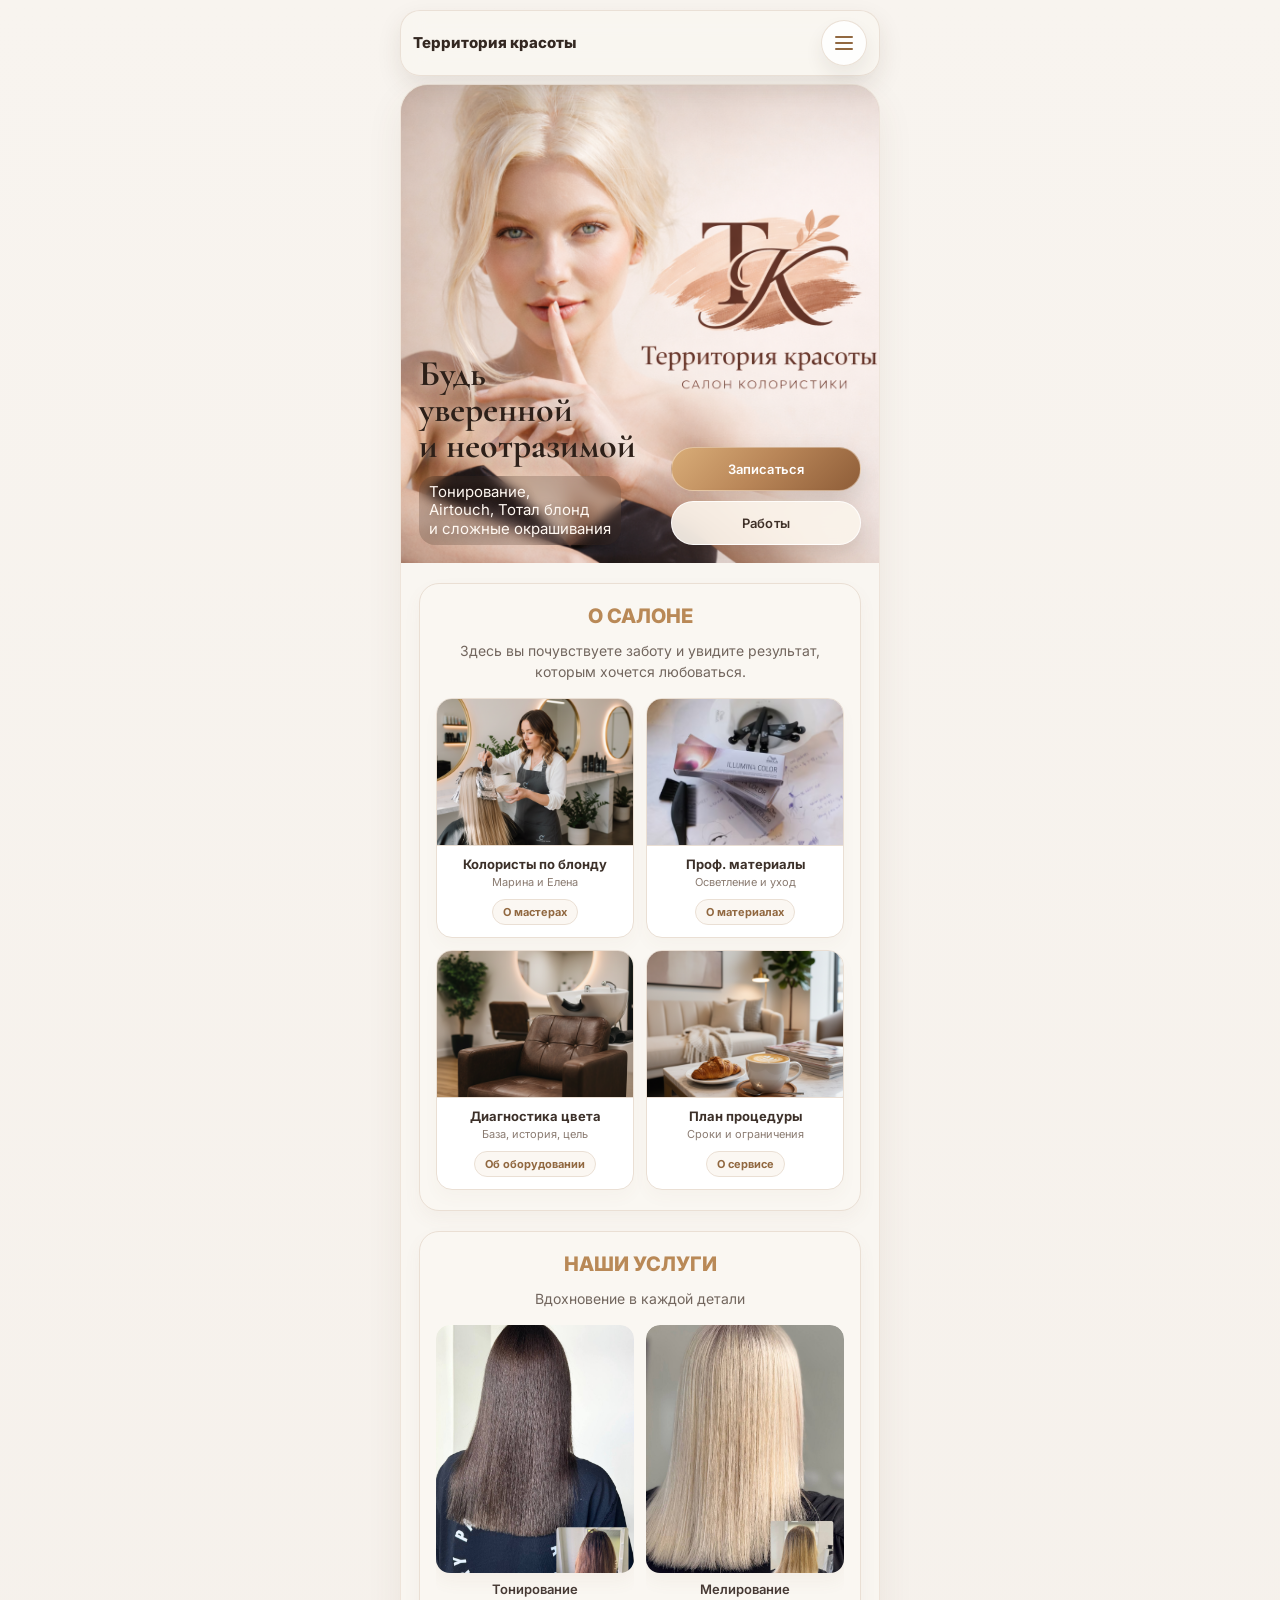
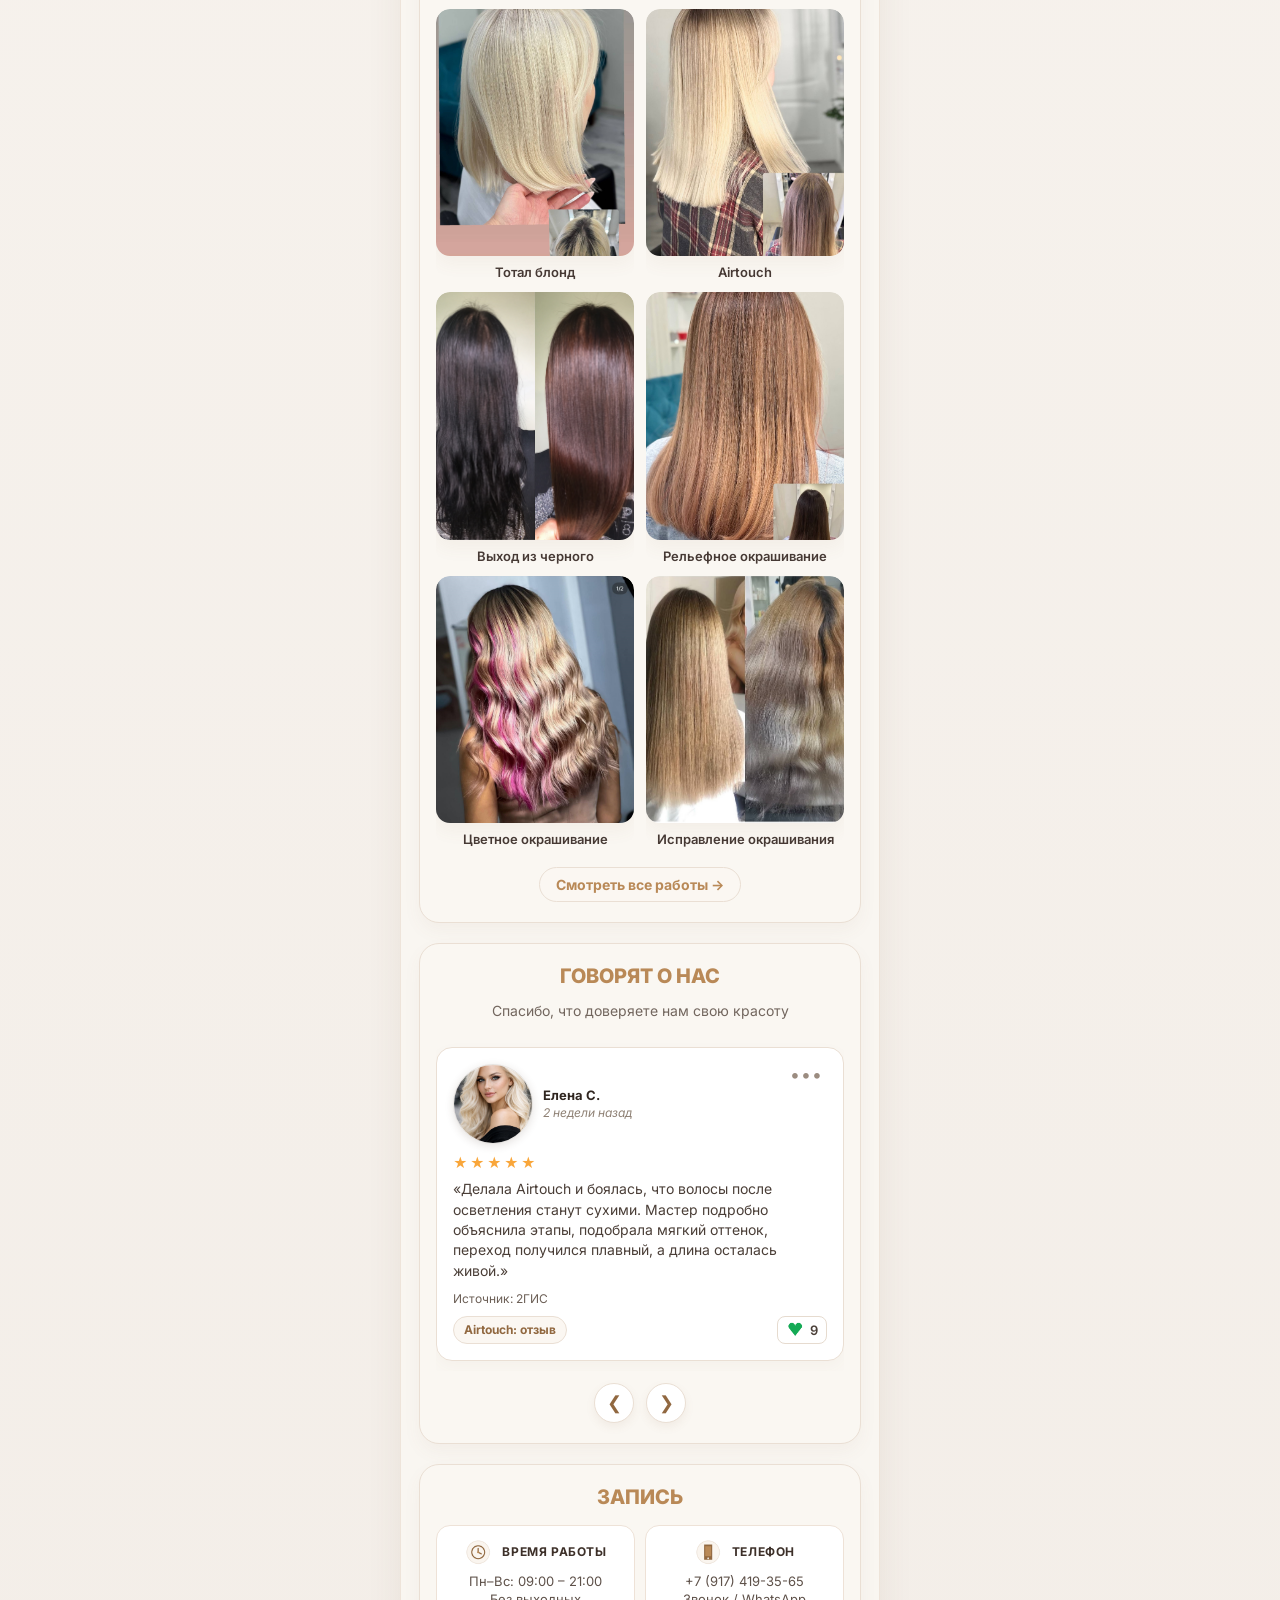
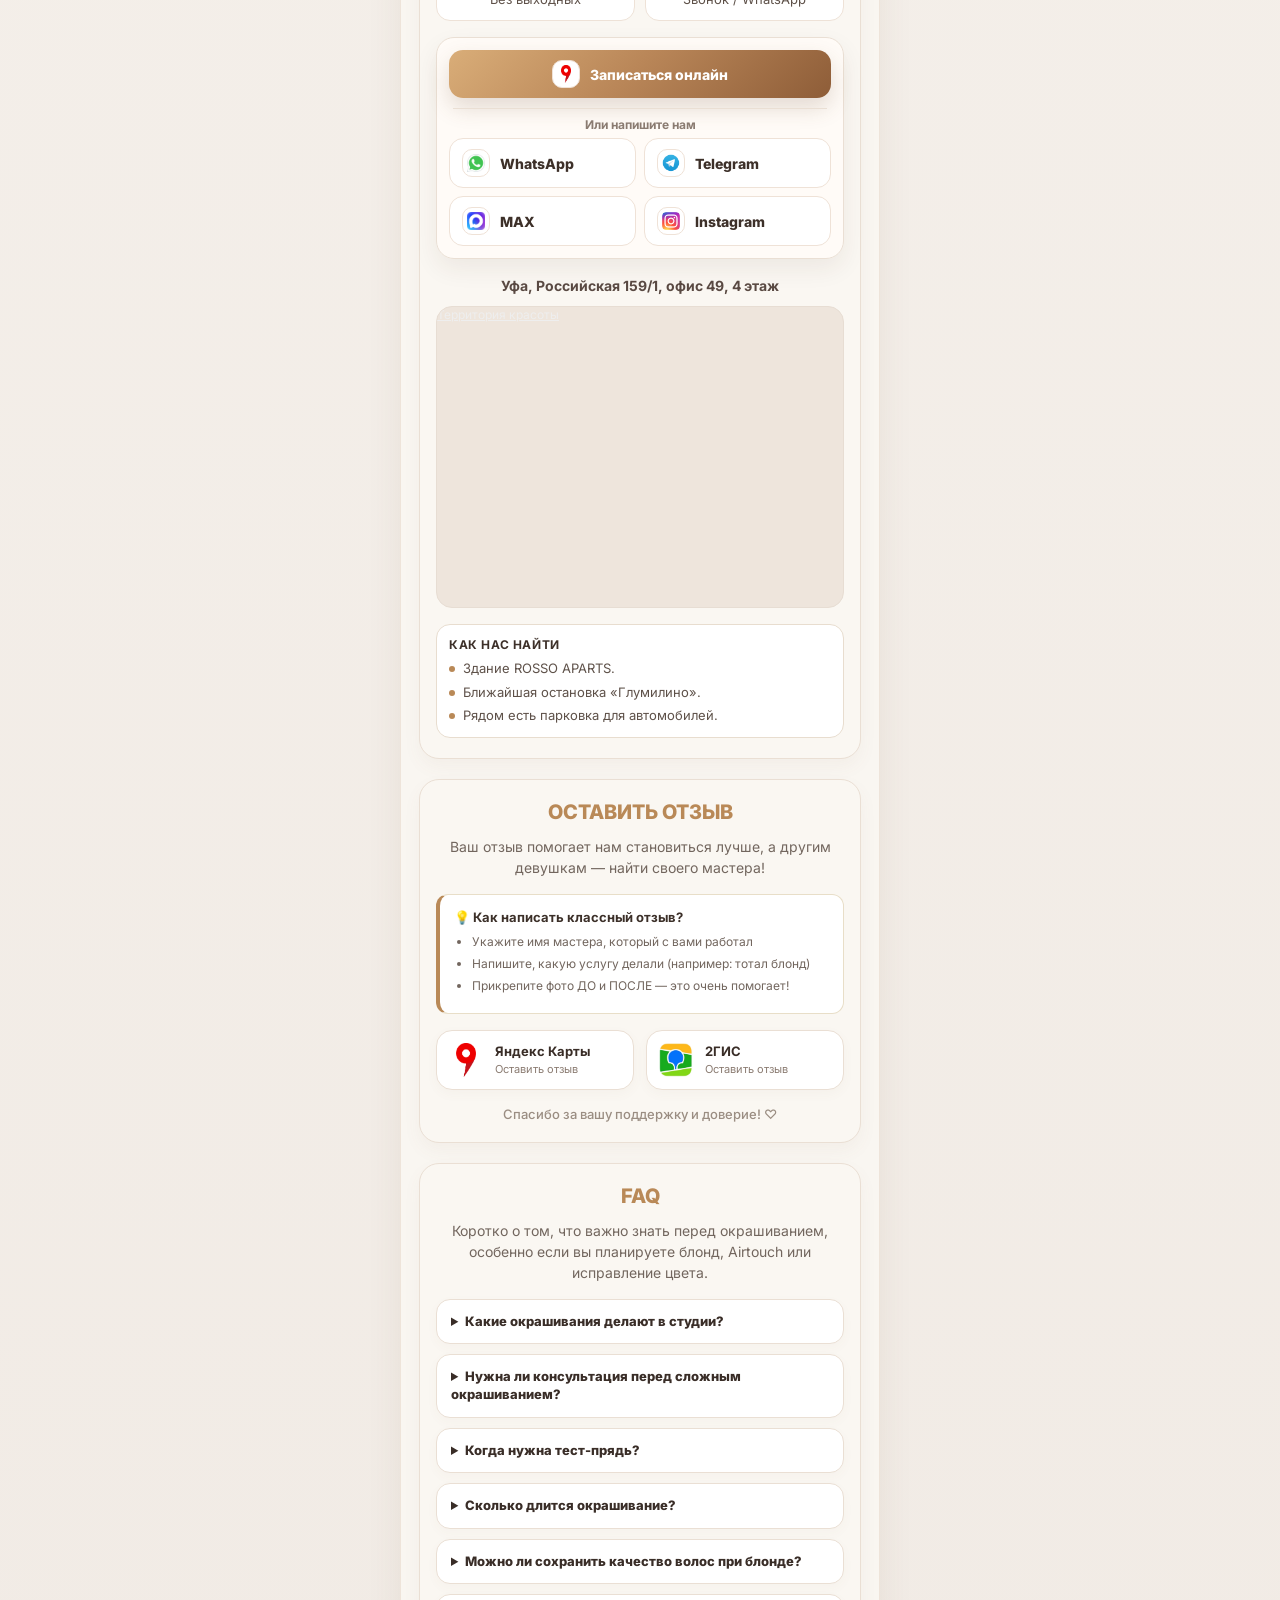
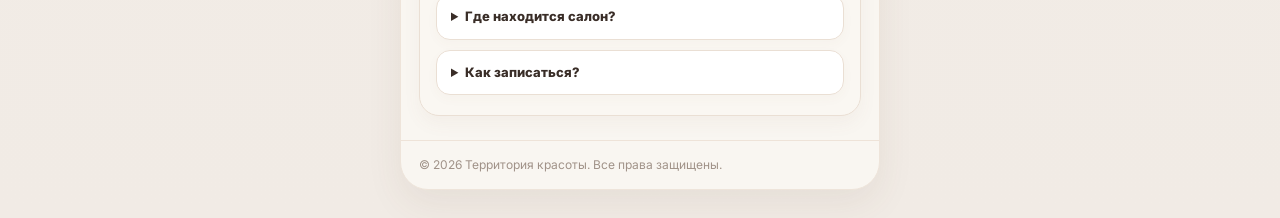
<file: index.html>
﻿<!DOCTYPE html>
<html lang="ru">
<head>
  <meta charset="UTF-8" />
  <meta name="viewport" content="width=device-width, initial-scale=1.0" />
  <title>Студия колористики в Уфе: блонд, Airtouch и сложное окрашивание | Территория красоты</title>
  <meta name="description" content="Территория красоты в Уфе, район Глумилино: тотал блонд, Airtouch, мелирование, тонирование и исправление цвета. Консультация, тест-прядь по показаниям, запись онлайн." />
  <!-- Open Graph для красивых ссылок в WhatsApp/Telegram -->
  <meta property="og:title" content="Территория красоты — студия колористики в Уфе" />
  <meta property="og:description" content="Блонд, Airtouch, тонирование и сложные окрашивания с консультацией колориста в районе Глумилино." />
  <meta property="og:image" content="https://bestcolorufa.ru/assets/img/common/hero.png" />
  <meta property="og:type" content="website" />
  <meta property="og:locale" content="ru_RU" />
  <link rel="canonical" href="https://bestcolorufa.ru/" />
  <script type="application/ld+json">
{
  "@context": "https://schema.org",
  "@graph": [
    {
      "@type": "Organization",
      "@id": "https://bestcolorufa.ru/#organization",
      "name": "Территория красоты",
      "url": "https://bestcolorufa.ru/",
      "logo": "https://bestcolorufa.ru/assets/img/common/logo-mark.png",
      "image": "https://bestcolorufa.ru/assets/img/common/hero.png",
      "telephone": "+79174193565",
      "sameAs": [
        "https://instagram.com/mak.marina",
        "https://t.me/makmarinaa",
        "https://wa.me/79174193565",
        "https://yandex.com/maps/org/territoriya_krasoty/125972859834/"
      ]
    },
    {
      "@type": "BeautySalon",
      "@id": "https://bestcolorufa.ru/#beauty-salon",
      "name": "Территория красоты",
      "description": "Студия колористики в Уфе в районе Глумилино: тотал блонд, Airtouch, мелирование, тонирование, выход из темного и исправление окрашивания.",
      "url": "https://bestcolorufa.ru/",
      "image": "https://bestcolorufa.ru/assets/img/common/hero.png",
      "telephone": "+79174193565",
      "priceRange": "₽₽",
      "parentOrganization": {
        "@id": "https://bestcolorufa.ru/#organization"
      },
      "hasMap": "https://yandex.com/maps/org/territoriya_krasoty/125972859834/",
      "address": {
        "@type": "PostalAddress",
        "streetAddress": "Российская 159/1, офис 49",
        "addressLocality": "Уфа",
        "addressCountry": "RU"
      },
      "geo": {
        "@type": "GeoCoordinates",
        "latitude": 54.77194,
        "longitude": 56.03422
      },
      "openingHoursSpecification": [
        {
          "@type": "OpeningHoursSpecification",
          "dayOfWeek": ["Monday", "Tuesday", "Wednesday", "Thursday", "Friday", "Saturday", "Sunday"],
          "opens": "09:00",
          "closes": "21:00"
        }
      ],
      "areaServed": {
        "@type": "City",
        "name": "Уфа"
      },
      "employee": [
        {
          "@type": "Person",
          "name": "Марина",
          "jobTitle": "Топ-колорист",
          "description": "Специалист по тотал блонду, Airtouch, выходу из темного и исправлению сложных случаев окрашивания. Работает с диагностикой базы, тест-прядью по показаниям и поэтапным планом осветления.",
          "knowsAbout": ["тотал блонд", "Airtouch", "выход из черного", "исправление окрашивания", "сложное осветление"]
        },
        {
          "@type": "Person",
          "name": "Елена",
          "jobTitle": "Колорист",
          "description": "Специалист по мелированию, тонированию, рельефным техникам и поддержанию чистого оттенка блонда. Подбирает мягкие схемы обновления цвета, чтобы оттенок выглядел ухоженно и спокойно отрастал.",
          "knowsAbout": ["мелирование", "тонирование волос", "рельефное окрашивание", "обновление блонда", "поддержание оттенка"]
        }
      ],
      "sameAs": [
        "https://instagram.com/mak.marina",
        "https://t.me/makmarinaa",
        "https://wa.me/79174193565",
        "https://yandex.com/maps/org/territoriya_krasoty/125972859834/"
      ],
      "makesOffer": [
        { "@type": "Offer", "itemOffered": { "@type": "Service", "name": "Тотал блонд" } },
        { "@type": "Offer", "itemOffered": { "@type": "Service", "name": "Airtouch" } },
        { "@type": "Offer", "itemOffered": { "@type": "Service", "name": "Тонирование волос" } },
        { "@type": "Offer", "itemOffered": { "@type": "Service", "name": "Мелирование волос" } },
        { "@type": "Offer", "itemOffered": { "@type": "Service", "name": "Выход из черного" } },
        { "@type": "Offer", "itemOffered": { "@type": "Service", "name": "Рельефное окрашивание" } },
        { "@type": "Offer", "itemOffered": { "@type": "Service", "name": "Цветное окрашивание" } },
        { "@type": "Offer", "itemOffered": { "@type": "Service", "name": "Исправление окрашивания" } }
      ]
    },
    {
      "@type": "FAQPage",
      "@id": "https://bestcolorufa.ru/#faq",
      "mainEntity": [
        {
          "@type": "Question",
          "name": "Какие окрашивания делают в студии?",
          "acceptedAnswer": {
            "@type": "Answer",
            "text": "В студии делают тотал блонд, Airtouch, мелирование, рельефные техники, тонирование, выход из темного, цветное окрашивание и исправление неудачного цвета. Перед сложной работой мастер оценивает базу, историю окрашиваний и качество волос."
          }
        },
        {
          "@type": "Question",
          "name": "Нужна ли консультация перед сложным окрашиванием?",
          "acceptedAnswer": {
            "@type": "Answer",
            "text": "Да, консультация помогает выбрать технику, рассчитать время и понять ограничения. Особенно она нужна после домашнего окрашивания, хны, басмы, темных оттенков, пятен или осветления с повреждением длины."
          }
        },
        {
          "@type": "Question",
          "name": "Когда нужна тест-прядь?",
          "acceptedAnswer": {
            "@type": "Answer",
            "text": "Тест-прядь нужна при выходе из черного, после хны или басмы, при неизвестной истории окрашиваний, сильной сухости или пятнах. Она показывает, насколько волосы готовы к осветлению и какой результат можно получить безопасно."
          }
        },
        {
          "@type": "Question",
          "name": "Сколько длится окрашивание?",
          "acceptedAnswer": {
            "@type": "Answer",
            "text": "Тонирование обычно занимает около 1,5-2 часов, мелирование и рельефные техники - от 3 часов, Airtouch и тотал блонд - чаще 4-6 часов и больше. Точное время зависит от длины, густоты, исходной базы и цели."
          }
        },
        {
          "@type": "Question",
          "name": "Можно ли сохранить качество волос при блонде?",
          "acceptedAnswer": {
            "@type": "Answer",
            "text": "Да, если двигаться поэтапно: диагностика, мягкое осветление по возможностям волос, тонирование, уход и домашняя схема поддержки. Иногда мастер честно рекомендует не осветлять сильнее за один визит."
          }
        },
        {
          "@type": "Question",
          "name": "Где находится салон?",
          "acceptedAnswer": {
            "@type": "Answer",
            "text": "Салон находится в Уфе по адресу Российская 159/1, офис 49, 4 этаж, район Глумилино. Ближайшая остановка - Глумилино, рядом есть парковка."
          }
        },
        {
          "@type": "Question",
          "name": "Как записаться?",
          "acceptedAnswer": {
            "@type": "Answer",
            "text": "Записаться можно онлайн через виджет Яндекса, по телефону, в WhatsApp или Telegram. Если вы планируете сложное окрашивание, лучше прислать фото волос при дневном свете и пример желаемого оттенка."
          }
        }
      ]
    },
    {
      "@type": "BreadcrumbList",
      "@id": "https://bestcolorufa.ru/#breadcrumbs",
      "itemListElement": [
        {
          "@type": "ListItem",
          "position": 1,
          "name": "Главная",
          "item": "https://bestcolorufa.ru/"
        }
      ]
    }
  ]
}
  </script>
  <link rel="preconnect" href="https://fonts.googleapis.com">
  <link rel="preconnect" href="https://fonts.gstatic.com" crossorigin>
  <link href="https://fonts.googleapis.com/css2?family=Inter:wght@400;500;600;700;800&family=Cormorant+Garamond:wght@500;600;700&display=swap" rel="stylesheet">
  <link rel="icon" type="image/png" href="assets/img/common/logo-mark.png">
  <style>
    :root {
      --bg: #f3eee8;
      --page: #f9f6f1;
      --card: #f6f1eb;
      --white: #fff;
      --text: #332823;
      --muted: #8f8075;
      --line: #eadfd4;
      --accent: #b98957;
      --accent-dark: #916840;
      --shadow: 0 14px 36px rgba(98, 72, 49, 0.08);
    }

    * { box-sizing: border-box; }
    html { scroll-behavior: smooth; }
    body {
      margin: 0;
      font-family: Inter, sans-serif;
      background: linear-gradient(180deg, #f8f4ef 0%, #f1ebe5 100%);
      color: var(--text);
    }

    img { display: block; max-width: 100%; }

    .shell {
      width: min(100%, 500px);
      margin: 0 auto;
      padding: 10px 10px 28px;
    }

    .phone {
      background: var(--page);
      border: 1px solid #eee4da;
      border-radius: 28px;
      box-shadow: var(--shadow);
      overflow: hidden;
    }

    /* --- Hero Section --- */
    .hero {
      position: relative;
      min-height: auto;
      aspect-ratio: 1 / 1;
      overflow: hidden;
      background: #d8c9bd;
    }

    .hero-media { position: absolute; inset: 0; }
    .hero-media img {
      width: 100%;
      height: 100%;
      object-fit: contain;
      object-position: center center;
    }

    .menu-btn {
      position: absolute;
      top: 18px;
      right: 18px;
      width: 50px;
      height: 50px;
      z-index: 2;
      border-radius: 50%;
      border: 1px solid rgba(255,255,255,0.75);
      background: rgba(255,255,255,0.82);
      display: grid;
      place-items: center;
      box-shadow: 0 10px 18px rgba(64,46,32,0.08);
      cursor: pointer;
      transition: transform 0.2s ease;
    }
    
    .menu-btn:hover { transform: scale(1.05); }
    .menu-btn span, .menu-btn span::before, .menu-btn span::after {
      display: block; width: 20px; height: 2px; border-radius: 2px;
      background: var(--accent-dark); content: ""; position: relative;
    }
    .menu-btn span::before { position: absolute; top: -6px; }
    .menu-btn span::after { position: absolute; top: 6px; }

    .hero-copy {
      position: absolute;
      left: 18px;
      bottom: 18px;
      z-index: 2;
      max-width: 50%;
      color: #2f221b;
    }

    .hero-copy h1 {
      margin: 0;
      font-family: "Cormorant Garamond", serif;
      font-size: 36px;
      font-weight: 700;
      line-height: 1;
      color: #2d2019;
      text-shadow:
        0 2px 10px rgba(255,248,240,0.72),
        0 6px 18px rgba(72, 48, 33, 0.18);
    }

    .hero-copy .sub {
      margin: 12px 0 0;
      font-size: 15px;
      line-height: 1.22;
      display: inline-block;
      color: #fff8f2;
      max-width: 230px;
      padding: 7px 10px;
      border-radius: 16px;
      background: rgba(70, 48, 35, 0.24);
      backdrop-filter: blur(6px);
      text-shadow:
        0 2px 10px rgba(35, 21, 14, 0.35),
        0 6px 16px rgba(35, 21, 14, 0.18);
    }

    .hero-actions {
      position: absolute;
      right: 18px;
      bottom: 18px;
      z-index: 2;
      display: grid;
      gap: 10px;
      width: min(190px, 42%);
      justify-items: stretch;
    }

    .hero-btn {
      text-decoration: none;
      min-height: 44px;
      border-radius: 999px;
      display: flex;
      align-items: center;
      justify-content: center;
      padding: 0 14px;
      font-size: 13px;
      line-height: 1.1;
      font-weight: 600;
      letter-spacing: 0.01em;
      white-space: nowrap;
      box-shadow: 0 10px 24px rgba(58, 39, 25, 0.16);
      transition: transform 0.2s ease, opacity 0.2s ease;
    }

    .hero-btn:hover { transform: translateY(-2px); opacity: 0.95; }
    .hero-btn.primary {
      color: #fff;
      background: linear-gradient(135deg, #d9ad78 0%, #b98658 48%, #8e5d38 100%);
      border: 1px solid rgba(255,244,230,0.45);
    }
    .hero-btn.secondary {
      color: #3f3028;
      background: rgba(251, 244, 236, 0.9);
      backdrop-filter: blur(10px);
      border: 1px solid rgba(255,255,255,0.82);
    }

    /* --- Common Sections --- */
    .section { padding: 20px 18px 0; }
    .section:last-child { padding-bottom: 20px; }

    .eyebrow {
      text-align: center; display: block; margin: 0 auto 12px auto;
      color: var(--accent); text-transform: uppercase; font-weight: 800; font-size: 20px;
    }
    .desc {
      margin: 0 auto; max-width: 800px; text-align: center;
      color: #72665e; font-size: 14px; line-height: 1.5;
    }
    .contacts-card {
      background: #faf7f2; border: 1px solid var(--line);
      border-radius: 20px; padding: 20px 16px; box-shadow: 0 8px 18px rgba(135, 104, 76, 0.05);
    }

    /* --- ОБНОВЛЕНО: О салоне (4 плашки с фото) --- */
    .about-grid {
      display: grid;
      grid-template-columns: repeat(2, 1fr);
      gap: 12px;
      margin-top: 16px;
    }

    .about-card {
      background: #fff;
      border: 1px solid var(--line);
      border-radius: 16px;
      overflow: hidden;
      box-shadow: 0 8px 16px rgba(135, 104, 76, 0.03);
      transition: transform 0.3s ease;
    }

    a.about-card {
      display: block;
      color: inherit;
      text-decoration: none;
    }

    a.about-card::after {
      content: attr(data-more);
      display: block;
      width: fit-content;
      margin: 0 auto 12px;
      padding: 5px 10px;
      border-radius: 999px;
      background: #fbf7f2;
      border: 1px solid var(--line);
      color: var(--accent-dark);
      font-size: 11px;
      font-weight: 700;
    }
    
    .about-card:hover { transform: translateY(-3px); }

    .about-card img {
      width: 100%;
      aspect-ratio: 4/3;
      object-fit: cover;
      border-bottom: 1px solid var(--line);
    }

    .about-card-text {
      padding: 10px;
      text-align: center;
    }

    .about-card-text .title {
      font-size: 13px;
      font-weight: 700;
      color: #3c3029;
      margin-bottom: 4px;
    }

    .about-card-text .subdesc {
      font-size: 11px;
      color: #8a7b71;
      line-height: 1.2;
    }

    .faq-list {
      display: grid;
      gap: 10px;
      margin-top: 16px;
    }

    .faq-item {
      background: #fff;
      border: 1px solid var(--line);
      border-radius: 14px;
      padding: 0 14px;
      text-align: left;
      box-shadow: 0 4px 12px rgba(135, 104, 76, 0.03);
    }

    .faq-item summary {
      cursor: pointer;
      color: #392d27;
      font-size: 13px;
      font-weight: 800;
      line-height: 1.35;
      padding: 13px 0;
    }

    .faq-item p {
      margin: 0;
      padding: 0 0 13px;
      color: #72665e;
      font-size: 12px;
      line-height: 1.55;
    }


    /* --- Услуги (Галерея) --- */
    .gallery { display: grid; grid-template-columns: repeat(2, 1fr); gap: 12px; margin-top: 16px; }
    .work-card { overflow: hidden; border-radius: 14px; cursor: pointer; text-decoration: none; display: block; }
    .work-card img {
      width: 100%; aspect-ratio: 0.8; object-fit: cover; border-radius: 14px;
      box-shadow: 0 8px 18px rgba(135, 104, 76, 0.06); transition: transform 0.3s ease;
    }
    .work-card:hover img { transform: scale(1.05); }
    .work-card p {
      margin: 8px 2px 0; font-size: 13px; color: #463934; font-weight: 600; text-align: center;
    }

    .link-more-wrapper { text-align: center; margin-top: 20px; }
    .link-more {
      text-decoration: none; color: var(--accent); font-size: 14px; font-weight: 700;
      display: inline-block; padding: 8px 16px; border-radius: 20px;
      background: #fbf7f2; border: 1px solid var(--line); transition: background 0.2s ease;
    }
    .link-more:hover { background: #f1ebd8; }

    /* --- ОБНОВЛЕНО: Отзывы клиентов (Карусель со стрелками) --- */
    .slider-container {
      position: relative;
      margin-top: 16px;
    }

    .reviews-slider {
      display: flex;
      overflow-x: auto;
      scroll-snap-type: x mandatory;
      gap: 12px;
      padding: 10px 0;
      scroll-behavior: smooth; /* Плавный скролл для стрелок */
    }
    
    .reviews-slider::-webkit-scrollbar { display: none; }
    
    .review-item {
      flex: 0 0 100%; /* Карточка занимает всю ширину контейнера */
      scroll-snap-align: center;
      background: #fff;
      border: 1px solid var(--line);
      border-radius: 16px;
      padding: 16px;
      box-shadow: 0 6px 16px rgba(135, 104, 76, 0.04);
    }

    .review-head {
      display: flex;
      justify-content: space-between;
      align-items: flex-start;
      margin-bottom: 10px;
    }

    .review-author {
      font-size: 12px;
      color: #3c3029;
      display: flex;
      align-items: center;
      gap: 10px;
      min-width: 0;
    }

    .review-author img {
      width: 80px;
      height: 80px;
      border-radius: 50%;
      object-fit: cover;
      border: 1px solid rgba(80, 56, 35, 0.14);
      box-shadow: 0 2px 8px rgba(70, 49, 33, 0.14);
      flex-shrink: 0;
    }

    .review-user-meta { min-width: 0; }
    .review-user-name { font-weight: 700; font-size: 13px; color: #302620; line-height: 1.2; }
    .review-date {
      font-size: 12px;
      color: #8e8074;
      font-style: italic;
      margin-top: 2px;
      line-height: 1.2;
    }

    .review-more {
      color: #9b8c80;
      letter-spacing: 1px;
      font-size: 18px;
      line-height: 1;
      padding: 2px 4px;
      user-select: none;
    }

    .stars { color: #f9a63a; font-size: 14px; margin-bottom: 8px; letter-spacing: 2px; }
    .review-text {
      font-size: 14px;
      color: #4a3e37;
      line-height: 1.45;
      margin-bottom: 10px;
      min-height: 74px;
    }


    .review-source {
      font-size: 12px;
      color: #6c5f56;
      margin-bottom: 10px;
    }


    .review-footer {
      display: flex;
      align-items: center;
      justify-content: space-between;
      gap: 10px;
      margin-top: 10px;
      flex-wrap: wrap;
    }

    .review-service-link {
      display: inline-flex;
      align-items: center;
      min-height: 28px;
      padding: 5px 10px;
      border-radius: 999px;
      background: #fbf7f2;
      border: 1px solid #eadfd4;
      color: var(--accent-dark);
      font-size: 12px;
      font-weight: 700;
      text-decoration: none;
    }

    .review-service-link:hover {
      background: #f1ebd8;
    }
    .review-like-box {
      display: inline-flex;
      align-items: center;
      gap: 6px;
      border: 1px solid #e6dbcf;
      border-radius: 8px;
      padding: 4px 8px;
      background: #fff;
      font-size: 13px;
      color: #4a3f38;
      font-weight: 600;
    }

    .review-like-box img {
      width: 18px;
      height: 18px;
      object-fit: contain;
    }

    .slider-arrows {
      display: flex;
      justify-content: center;
      gap: 12px;
      margin-top: 12px;
    }

    .arrow-btn {
      width: 40px; height: 40px;
      border-radius: 50%;
      background: #fff;
      border: 1px solid var(--line);
      color: var(--accent-dark);
      font-size: 18px;
      display: grid;
      place-items: center;
      cursor: pointer;
      box-shadow: 0 4px 10px rgba(135, 104, 76, 0.08);
      transition: all 0.2s ease;
    }

    .arrow-btn:hover { background: var(--card); transform: scale(1.05); }

    /* --- ЗАПИСЬ И СОЦСЕТИ --- */
    .address {
      display: flex; align-items: center; gap: 8px; color: #594942;
      font-weight: 700; margin-bottom: 12px; font-size: 14px; text-align: center; justify-content: center;
    }
    .map { border-radius: 16px; overflow: hidden; border: 1px solid #e7ddd3; margin-bottom: 16px; background: #eee5dc; }
    .contact-meta { display: grid; grid-template-columns: 1fr 1fr; gap: 10px; margin: 16px 0; color: #5e5149; font-size: 13px; line-height: 1.4; }
    .meta-box { background: #fff; border: 1px solid #eee2d7; border-radius: 14px; padding: 12px; text-align: center; }
    .meta-box strong { display: block; color: #3d3029; font-size: 12px; margin-bottom: 4px; text-transform: uppercase; letter-spacing: 0.05em; }
    .meta-title {
      display: flex;
      align-items: center;
      justify-content: center;
      gap: 10px;
      margin-bottom: 6px;
    }
    .meta-title img {
      width: 28px;
      height: 28px;
      object-fit: contain;
      flex-shrink: 0;
    }
    .meta-title strong {
      margin: 0;
      line-height: 1;
    }
    .location-extra {
      margin-top: 12px;
      border: 1px solid #e8ddcf;
      border-radius: 14px;
      background: #fff;
      padding: 12px;
    }
    .location-extra-title {
      margin: 0 0 8px;
      color: #3d3029;
      font-size: 12px;
      font-weight: 700;
      text-transform: uppercase;
      letter-spacing: 0.05em;
    }
    .location-extra-item {
      display: flex;
      align-items: center;
      gap: 8px;
      font-size: 13px;
      color: #5e5149;
      line-height: 1.35;
    }
    .location-extra-item + .location-extra-item { margin-top: 6px; }
    .location-extra-dot {
      width: 6px;
      height: 6px;
      border-radius: 50%;
      background: var(--accent);
      flex-shrink: 0;
    }

    .booking-form-link {
      display: flex;
      align-items: center;
      justify-content: center;
      min-height: 48px;
      margin: 0 0 12px;
      padding: 0 18px;
      border-radius: 999px;
      background: linear-gradient(135deg, #d9ad78 0%, #b98658 48%, #8e5d38 100%);
      color: #fff;
      text-decoration: none;
      font-size: 14px;
      font-weight: 700;
      box-shadow: 0 10px 22px rgba(105, 71, 43, 0.14);
      transition: transform 0.2s ease, opacity 0.2s ease;
    }

    .booking-form-link:hover {
      transform: translateY(-2px);
      opacity: 0.95;
    }
    
    /* ОБНОВЛЕНО: Белые кнопки соцсетей с иконками из папки */

    .contacts-booking-card {
      margin: 16px 0 18px;
      padding: 12px;
      border-radius: 18px;
      background: rgba(255, 252, 248, 0.92);
      border: 1px solid #eadfd4;
      box-shadow: 0 10px 24px rgba(64, 46, 32, 0.07);
    }

    .contacts-booking-card .booking-primary,
    .contacts-booking-card .booking-option {
      min-height: 48px;
    }

    .contacts-messenger-grid {
      display: grid;
      grid-template-columns: 1fr 1fr;
      gap: 8px;
    }

    .contacts-messenger-grid .booking-option {
      min-height: 46px;
      background: #fff;
      border: 1px solid #efe2d7;
    }

    @media (max-width: 360px) {
      .contacts-messenger-grid { grid-template-columns: 1fr; }
    }
    .socials { display: grid; grid-template-columns: repeat(3, 1fr); gap: 10px; margin-bottom: 20px; }
    .social {
      text-decoration: none; min-height: 44px; border-radius: 12px;
      display: flex; align-items: center; justify-content: center; gap: 6px;
      background: #fff; border: 1px solid var(--line);
      color: #3c3029; font-size: 12px; font-weight: 700;
      box-shadow: 0 4px 12px rgba(135, 104, 76, 0.04); transition: transform 0.2s ease;
    }
    .social:hover { transform: translateY(-2px); box-shadow: 0 8px 16px rgba(135, 104, 76, 0.08); }
    .social img { width: 20px; height: 20px; object-fit: contain; }

    /* --- ОСТАВИТЬ ОТЗЫВ --- */
    .review-guide {
      background: #fff; border: 1px solid #e8dec8; border-left: 4px solid var(--accent);
      border-radius: 12px; padding: 14px; margin: 16px 0; text-align: left;
    }
    .review-guide strong { display: block; color: #3c3029; font-size: 13px; margin-bottom: 8px; }
    .review-guide ul { margin: 0; padding-left: 18px; color: #72665e; font-size: 12px; line-height: 1.5; }
    .review-guide li { margin-bottom: 4px; }

    .review-buttons { display: grid; grid-template-columns: 1fr 1fr; gap: 12px; margin-top: 16px; }
    .review-btn {
      text-decoration: none; background: #fff; border: 1px solid var(--line);
      border-radius: 16px; padding: 12px; display: flex; align-items: center;
      gap: 12px; box-shadow: 0 4px 12px rgba(135, 104, 76, 0.04); transition: transform 0.2s ease;
    }
    .review-btn:hover { transform: translateY(-2px); box-shadow: 0 8px 20px rgba(135, 104, 76, 0.08); }
    
    /* Иконки карт из папки */
    .review-icon-img { width: 34px; height: 34px; object-fit: contain; flex-shrink: 0; }
    
    .review-copy { min-width: 0; text-align: left;}
    .review-copy strong { display: block; color: #392d27; font-size: 13px; line-height: 1.2; }
    .review-copy span { display: block; color: #8a7b71; font-size: 11px; margin-top: 3px; }
    .thanks { margin: 16px 0 0; text-align: center; color: #9a8d82; font-size: 13px; font-weight: 500; }

    .aio-hidden {
      position: absolute;
      width: 1px;
      height: 1px;
      padding: 0;
      margin: -1px;
      overflow: hidden;
      clip: rect(0, 0, 0, 0);
      white-space: normal;
      border: 0;
    }

    .footer {
      border-top: 1px solid #eee3d8; margin-top: 24px; padding: 16px 18px;
      display: flex; justify-content: space-between; gap: 10px;
      color: #a09288; font-size: 12px; line-height: 1.35;
    }

    .sticky-cta {
      position: fixed;
      left: 50%;
      transform: translateX(-50%);
      bottom: 12px;
      width: min(100% - 20px, 500px);
      z-index: 40;
      display: none;
      grid-template-columns: 1.4fr 1fr;
      gap: 8px;
      padding: 8px;
      border-radius: 16px;
      background: rgba(249, 246, 241, 0.95);
      border: 1px solid #e7ddd3;
      box-shadow: 0 10px 24px rgba(64, 46, 32, 0.14);
      backdrop-filter: blur(8px);
    }

    .sticky-cta a,
    .sticky-cta button {
      min-height: 44px;
      border-radius: 10px;
      display: flex;
      align-items: center;
      justify-content: center;
      text-decoration: none;
      font-size: 14px;
      font-weight: 700;
      padding: 0 10px;
    }

    .sticky-cta .book {
      color: #fff;
      background: linear-gradient(135deg, #ddaf77, #613f1c);
    }

    .sticky-cta .chat {
      color: #3d3029;
      background: #fff;
      border: 1px solid #e9ded2;
    }

    /* --- Mobile Menu --- */
    .mobile-menu {
      position: fixed; inset: 0; background: rgba(36, 28, 24, 0.5);
      display: flex; align-items: flex-start; justify-content: center;
      padding: 80px 18px 18px; z-index: 70; backdrop-filter: blur(4px);
      opacity: 0; visibility: hidden; transition: opacity 0.3s ease, visibility 0.3s ease;
    }
    .mobile-menu.open { opacity: 1; visibility: visible; }
    .mobile-menu-card {
      width: min(100%, 420px); background: #fff; border-radius: 24px;
      border: 1px solid #efe2d7; box-shadow: 0 20px 44px rgba(56, 41, 31, 0.18);
      padding: 16px; transform: translateY(-20px); transition: transform 0.3s ease;
    }
    .mobile-menu.open .mobile-menu-card { transform: translateY(0); }
    .mobile-menu-card a {
      display: block; text-decoration: none; color: #3d3029; font-weight: 700;
      padding: 14px 16px; border-radius: 14px; transition: background 0.2s ease; font-size: 16px;
    }
    .mobile-menu-card a:hover { background: #f8f2ec; }

    @media (max-width: 410px) {
      .socials, .review-buttons, .contact-meta { grid-template-columns: 1fr; }
  
    .site-menu-toggle {
      display: none;
      width: 36px;
      height: 36px;
      border-radius: 50%;
      border: 1px solid rgba(234, 223, 212, 0.96);
      background: #fff;
      color: var(--accent-dark);
      place-items: center;
      box-shadow: 0 8px 18px rgba(58, 39, 25, 0.10);
      cursor: pointer;
    }

    .site-menu-toggle span,
    .site-menu-toggle span::before,
    .site-menu-toggle span::after {
      display: block;
      width: 18px;
      height: 2px;
      border-radius: 2px;
      background: currentColor;
      content: "";
      position: relative;
      transition: transform 0.2s ease, opacity 0.2s ease;
    }

    .site-menu-toggle span::before { position: absolute; top: -6px; }
    .site-menu-toggle span::after { position: absolute; top: 6px; }

    .site-menu-toggle[aria-expanded="true"] span { background: transparent; }
    .site-menu-toggle[aria-expanded="true"] span::before { transform: translateY(6px) rotate(45deg); background: var(--accent-dark); }
    .site-menu-toggle[aria-expanded="true"] span::after { transform: translateY(-6px) rotate(-45deg); background: var(--accent-dark); }

    .mobile-menu {
      position: fixed;
      inset: 0;
      z-index: 70;
      display: flex;
      align-items: flex-start;
      justify-content: center;
      padding: 82px 16px 18px;
      background: rgba(36, 28, 24, 0.42);
      backdrop-filter: blur(4px);
      opacity: 0;
      visibility: hidden;
      transition: opacity 0.22s ease, visibility 0.22s ease;
    }

    .mobile-menu.open {
      opacity: 1;
      visibility: visible;
    }

    .mobile-menu-card {
      width: min(100%, 430px);
      padding: 12px;
      border-radius: 18px;
      border: 1px solid #efe2d7;
      background: #fff;
      box-shadow: 0 20px 44px rgba(56, 41, 31, 0.18);
      transform: translateY(-12px);
      transition: transform 0.22s ease;
    }

    .mobile-menu.open .mobile-menu-card { transform: translateY(0); }

    .mobile-menu-card a {
      display: flex;
      align-items: center;
      min-height: 42px;
      padding: 10px 12px;
      border-radius: 12px;
      color: #3d3029;
      text-decoration: none;
      font-size: 15px;
      font-weight: 700;
      transition: background 0.2s ease;
    }

    .mobile-menu-card a:hover { background: #f8f2ec; }
    .mobile-menu-card a.is-booking {
      justify-content: center;
      margin-top: 6px;
      color: #fff;
      background: linear-gradient(135deg, #d9ad78 0%, #b98658 48%, #8e5d38 100%);
    }

    .booking-dropdown {
      position: fixed;
      z-index: 95;
      width: min(340px, calc(100vw - 24px));
      padding: 12px;
      border-radius: 18px;
      border: 1px solid rgba(234, 223, 212, 0.96);
      background: rgba(255, 252, 248, 0.98);
      box-shadow: 0 22px 48px rgba(56, 41, 31, 0.20);
      backdrop-filter: blur(14px);
      opacity: 0;
      visibility: hidden;
      pointer-events: none;
      transform: translateY(-8px) scale(0.98);
      transition: opacity 0.18s ease, visibility 0.18s ease, transform 0.18s ease;
    }

    .booking-dropdown.open {
      opacity: 1;
      visibility: visible;
      pointer-events: auto;
      transform: translateY(0) scale(1);
    }

    .booking-primary,
    .booking-option {
      display: flex;
      align-items: center;
      gap: 10px;
      min-height: 46px;
      padding: 10px 12px;
      border-radius: 14px;
      color: #3d3029;
      text-decoration: none;
      font-size: 14px;
      font-weight: 800;
      transition: background 0.18s ease, transform 0.18s ease;
    }

    .booking-primary {
      min-height: 52px;
      color: #fff;
      background: linear-gradient(135deg, #d9ad78 0%, #b98658 48%, #8e5d38 100%);
      box-shadow: 0 10px 22px rgba(105, 71, 43, 0.18);
    }

    .booking-primary:hover,
    .booking-option:hover {
      transform: translateY(-1px);
    }

    .booking-option:hover { background: #f8f2ec; }

    .booking-icon {
      width: 28px;
      height: 28px;
      flex-shrink: 0;
      display: grid;
      place-items: center;
      border-radius: 10px;
      background: #fff;
      border: 1px solid #efe2d7;
    }

    .booking-icon img {
      width: 18px;
      height: 18px;
      object-fit: contain;
    }

    .booking-primary .booking-icon {
      border-color: rgba(255,255,255,0.44);
      background: rgba(255,255,255,0.18);
    }

    .booking-divider {
      height: 1px;
      margin: 10px 4px 8px;
      background: #eadfd4;
    }

    .booking-caption {
      margin: 0 4px 6px;
      color: #8a7b71;
      font-size: 12px;
      font-weight: 700;
    }

    .site-book,
    .sticky-cta button,
    .mobile-menu-card button,
    button.hero-btn {
      font-family: inherit;
      cursor: pointer;
    }

    button.site-book,
    .sticky-cta button,
    .mobile-menu-card button,
    button.hero-btn {
      border: 0;
    }

    .mobile-menu-card button {
      width: 100%;
      display: flex;
      align-items: center;
      min-height: 42px;
      padding: 10px 12px;
      border-radius: 12px;
      color: #3d3029;
      background: transparent;
      text-align: left;
      font-size: 15px;
      font-weight: 700;
      transition: background 0.2s ease;
    }

    .mobile-menu-card button:hover { background: #f8f2ec; }
    .mobile-menu-card button.is-booking {
      justify-content: center;
      margin-top: 6px;
      color: #fff;
      background: linear-gradient(135deg, #d9ad78 0%, #b98658 48%, #8e5d38 100%);
    }

    @media (max-width: 480px) {
      .booking-dropdown {
        width: auto;
        left: 12px !important;
        right: 12px !important;
        bottom: 78px !important;
        top: auto !important;
        border-radius: 20px;
        padding: 12px;
        transform: translateY(12px) scale(0.98);
      }
      .booking-dropdown.open { transform: translateY(0) scale(1); }
      .booking-primary,
      .booking-option { min-height: 48px; font-size: 15px; }
    }
    .site-header {
        grid-template-columns: minmax(0, 1fr) auto auto;
        gap: 8px;
        margin-bottom: 0;
        padding: 8px 10px;
        border-left: 0;
        border-right: 0;
        border-radius: 0;
      }
      .site-brand img {
        width: 28px;
        height: 28px;
      }
      .site-brand span {
        max-width: 142px;
        font-size: 12px;
      }
      .site-nav {
        grid-column: 1 / -1;
        justify-content: flex-start;
        gap: 3px;
        margin: 0 -2px;
        padding-bottom: 1px;
      }
      .site-nav a {
        padding: 6px 8px;
        font-size: 12px;
      }
      .site-book {
        min-height: 34px;
        padding: 0 10px;
        font-size: 12px;
      }
      .section,
      .hero,
      #about,
      #works,
      #testimonials,
      #contacts,
      #reviews {
        scroll-margin-top: 92px;
      }
      .shell { padding: 0 0 18px; }
      .phone {
        border-left: 0;
        border-right: 0;
        border-radius: 0;
      }
      .menu-btn {
        top: 16px;
        right: 16px;
        width: 44px;
        height: 44px;
      }
      .hero-copy {
        left: 18px;
        right: 18px;
        bottom: 76px;
        max-width: 58%;
      }
      .hero-copy h1 {
        position: absolute;
        width: 1px;
        height: 1px;
        margin: -1px;
        padding: 0;
        overflow: hidden;
        clip: rect(0 0 0 0);
        white-space: nowrap;
        border: 0;
      }
      .hero-copy .sub {
        margin: 0;
        padding: 6px 9px;
        border-radius: 12px;
        font-size: 12px;
        line-height: 1.18;
        max-width: 168px;
      }
      .hero-actions {
        left: 18px;
        right: 18px;
        bottom: 14px;
        width: auto;
        grid-template-columns: 1fr 1fr;
        gap: 8px;
      }
      .hero-btn {
        min-height: 38px;
        padding: 0 12px;
        font-size: 12px;
        box-shadow: 0 8px 18px rgba(58, 39, 25, 0.14);
      }
    }

    @media (max-width: 360px) {
      .hero-copy {
        bottom: 72px;
        max-width: 56%;
      }
      .hero-actions {
        left: 14px;
        right: 14px;
        gap: 7px;
      }
      .hero-copy .sub {
        max-width: 148px;
        font-size: 11px;
      }
      .hero-btn {
        min-height: 38px;
        font-size: 12px;
      }
    }

    @media (max-width: 768px) {
      body { padding-bottom: 66px; }
      .sticky-cta {
        display: grid;
        bottom: 8px;
        width: min(100% - 24px, 460px);
        padding: 6px;
        border-radius: 14px;
      }
      .sticky-cta a,
    .sticky-cta button {
        min-height: 38px;
        border-radius: 9px;
        font-size: 13px;
        padding: 0 8px;
      }
    }


    .site-menu-toggle {
      display: none;
      width: 36px;
      height: 36px;
      border-radius: 50%;
      border: 1px solid rgba(234, 223, 212, 0.96);
      background: #fff;
      color: var(--accent-dark);
      place-items: center;
      box-shadow: 0 8px 18px rgba(58, 39, 25, 0.10);
      cursor: pointer;
    }

    .site-menu-toggle span,
    .site-menu-toggle span::before,
    .site-menu-toggle span::after {
      display: block;
      width: 18px;
      height: 2px;
      border-radius: 2px;
      background: currentColor;
      content: "";
      position: relative;
      transition: transform 0.2s ease, opacity 0.2s ease;
    }

    .site-menu-toggle span::before { position: absolute; top: -6px; }
    .site-menu-toggle span::after { position: absolute; top: 6px; }

    .site-menu-toggle[aria-expanded="true"] span { background: transparent; }
    .site-menu-toggle[aria-expanded="true"] span::before { transform: translateY(6px) rotate(45deg); background: var(--accent-dark); }
    .site-menu-toggle[aria-expanded="true"] span::after { transform: translateY(-6px) rotate(-45deg); background: var(--accent-dark); }

    .mobile-menu {
      position: fixed;
      inset: 0;
      z-index: 70;
      display: flex;
      align-items: flex-start;
      justify-content: center;
      padding: 82px 16px 18px;
      background: rgba(36, 28, 24, 0.42);
      backdrop-filter: blur(4px);
      opacity: 0;
      visibility: hidden;
      transition: opacity 0.22s ease, visibility 0.22s ease;
    }

    .mobile-menu.open {
      opacity: 1;
      visibility: visible;
    }

    .mobile-menu-card {
      width: min(100%, 430px);
      padding: 12px;
      border-radius: 18px;
      border: 1px solid #efe2d7;
      background: #fff;
      box-shadow: 0 20px 44px rgba(56, 41, 31, 0.18);
      transform: translateY(-12px);
      transition: transform 0.22s ease;
    }

    .mobile-menu.open .mobile-menu-card { transform: translateY(0); }

    .mobile-menu-card a {
      display: flex;
      align-items: center;
      min-height: 42px;
      padding: 10px 12px;
      border-radius: 12px;
      color: #3d3029;
      text-decoration: none;
      font-size: 15px;
      font-weight: 700;
      transition: background 0.2s ease;
    }

    .mobile-menu-card a:hover { background: #f8f2ec; }
    .mobile-menu-card a.is-booking {
      justify-content: center;
      margin-top: 6px;
      color: #fff;
      background: linear-gradient(135deg, #d9ad78 0%, #b98658 48%, #8e5d38 100%);
    }

    .booking-dropdown {
      position: fixed;
      z-index: 95;
      width: min(340px, calc(100vw - 24px));
      padding: 12px;
      border-radius: 18px;
      border: 1px solid rgba(234, 223, 212, 0.96);
      background: rgba(255, 252, 248, 0.98);
      box-shadow: 0 22px 48px rgba(56, 41, 31, 0.20);
      backdrop-filter: blur(14px);
      opacity: 0;
      visibility: hidden;
      pointer-events: none;
      transform: translateY(-8px) scale(0.98);
      transition: opacity 0.18s ease, visibility 0.18s ease, transform 0.18s ease;
    }

    .booking-dropdown.open {
      opacity: 1;
      visibility: visible;
      pointer-events: auto;
      transform: translateY(0) scale(1);
    }

    .booking-primary,
    .booking-option {
      display: flex;
      align-items: center;
      gap: 10px;
      min-height: 46px;
      padding: 10px 12px;
      border-radius: 14px;
      color: #3d3029;
      text-decoration: none;
      font-size: 14px;
      font-weight: 800;
      transition: background 0.18s ease, transform 0.18s ease;
    }

    .booking-primary {
      min-height: 52px;
      color: #fff;
      background: linear-gradient(135deg, #d9ad78 0%, #b98658 48%, #8e5d38 100%);
      box-shadow: 0 10px 22px rgba(105, 71, 43, 0.18);
    }

    .booking-primary:hover,
    .booking-option:hover {
      transform: translateY(-1px);
    }

    .booking-option:hover { background: #f8f2ec; }

    .booking-icon {
      width: 28px;
      height: 28px;
      flex-shrink: 0;
      display: grid;
      place-items: center;
      border-radius: 10px;
      background: #fff;
      border: 1px solid #efe2d7;
    }

    .booking-icon img {
      width: 18px;
      height: 18px;
      object-fit: contain;
    }

    .booking-primary .booking-icon {
      border-color: rgba(255,255,255,0.44);
      background: rgba(255,255,255,0.18);
    }

    .booking-divider {
      height: 1px;
      margin: 10px 4px 8px;
      background: #eadfd4;
    }

    .booking-caption {
      margin: 0 4px 6px;
      color: #8a7b71;
      font-size: 12px;
      font-weight: 700;
    }

    .site-book,
    .sticky-cta button,
    .mobile-menu-card button,
    button.hero-btn {
      font-family: inherit;
      cursor: pointer;
    }

    button.site-book,
    .sticky-cta button,
    .mobile-menu-card button,
    button.hero-btn {
      border: 0;
    }

    .mobile-menu-card button {
      width: 100%;
      display: flex;
      align-items: center;
      min-height: 42px;
      padding: 10px 12px;
      border-radius: 12px;
      color: #3d3029;
      background: transparent;
      text-align: left;
      font-size: 15px;
      font-weight: 700;
      transition: background 0.2s ease;
    }

    .mobile-menu-card button:hover { background: #f8f2ec; }
    .mobile-menu-card button.is-booking {
      justify-content: center;
      margin-top: 6px;
      color: #fff;
      background: linear-gradient(135deg, #d9ad78 0%, #b98658 48%, #8e5d38 100%);
    }

    @media (max-width: 480px) {
      .booking-dropdown {
        width: auto;
        left: 12px !important;
        right: 12px !important;
        bottom: 78px !important;
        top: auto !important;
        border-radius: 20px;
        padding: 12px;
        transform: translateY(12px) scale(0.98);
      }
      .booking-dropdown.open { transform: translateY(0) scale(1); }
      .booking-primary,
      .booking-option { min-height: 48px; font-size: 15px; }
    }
    .site-header {
      position: sticky;
      top: 0;
      z-index: 45;
      display: grid;
      grid-template-columns: auto minmax(0, 1fr) auto;
      align-items: center;
      gap: 10px;
      margin-bottom: 8px;
      padding: 9px 12px;
      border: 1px solid rgba(234, 223, 212, 0.92);
      border-radius: 20px;
      background: rgba(249, 246, 241, 0.94);
      box-shadow: 0 10px 24px rgba(64, 46, 32, 0.10);
      backdrop-filter: blur(12px);
    }

    .site-brand {
      display: inline-flex;
      align-items: center;
      gap: 8px;
      min-width: 0;
      color: #342821;
      text-decoration: none;
      font-weight: 800;
      line-height: 1.05;
    }

    .site-brand img {
      width: 32px;
      height: 32px;
      object-fit: contain;
      flex-shrink: 0;
    }

    .site-brand span {
      max-width: 118px;
      font-size: 13px;
    }

    .site-nav {
      display: flex;
      justify-content: center;
      gap: 4px;
      min-width: 0;
      overflow-x: auto;
      scrollbar-width: none;
    }

    .site-nav::-webkit-scrollbar { display: none; }

    .site-nav a {
      flex: 0 0 auto;
      padding: 7px 9px;
      border-radius: 999px;
      color: #594942;
      text-decoration: none;
      font-size: 12px;
      font-weight: 700;
      white-space: nowrap;
      transition: background 0.2s ease, color 0.2s ease;
    }

    .site-nav a:hover {
      color: #3d2c23;
      background: #f1ebd8;
    }

    .site-book {
      display: inline-flex;
      align-items: center;
      justify-content: center;
      min-height: 36px;
      padding: 0 12px;
      border-radius: 999px;
      color: #fff;
      background: linear-gradient(135deg, #d9ad78 0%, #b98658 48%, #8e5d38 100%);
      border: 1px solid rgba(255,244,230,0.45);
      box-shadow: 0 8px 18px rgba(58, 39, 25, 0.14);
      text-decoration: none;
      font-size: 12px;
      font-weight: 800;
      white-space: nowrap;
    }

    .section,
    .hero,
    #about,
    #works,
    #testimonials,
    #contacts,
    #reviews {
      scroll-margin-top: 96px;
    }

    /* Sticky header: mobile layout */
    @media (max-width: 480px) {
  
    .site-menu-toggle {
      display: none;
      width: 36px;
      height: 36px;
      border-radius: 50%;
      border: 1px solid rgba(234, 223, 212, 0.96);
      background: #fff;
      color: var(--accent-dark);
      place-items: center;
      box-shadow: 0 8px 18px rgba(58, 39, 25, 0.10);
      cursor: pointer;
    }

    .site-menu-toggle span,
    .site-menu-toggle span::before,
    .site-menu-toggle span::after {
      display: block;
      width: 18px;
      height: 2px;
      border-radius: 2px;
      background: currentColor;
      content: "";
      position: relative;
      transition: transform 0.2s ease, opacity 0.2s ease;
    }

    .site-menu-toggle span::before { position: absolute; top: -6px; }
    .site-menu-toggle span::after { position: absolute; top: 6px; }

    .site-menu-toggle[aria-expanded="true"] span { background: transparent; }
    .site-menu-toggle[aria-expanded="true"] span::before { transform: translateY(6px) rotate(45deg); background: var(--accent-dark); }
    .site-menu-toggle[aria-expanded="true"] span::after { transform: translateY(-6px) rotate(-45deg); background: var(--accent-dark); }

    .mobile-menu {
      position: fixed;
      inset: 0;
      z-index: 70;
      display: flex;
      align-items: flex-start;
      justify-content: center;
      padding: 82px 16px 18px;
      background: rgba(36, 28, 24, 0.42);
      backdrop-filter: blur(4px);
      opacity: 0;
      visibility: hidden;
      transition: opacity 0.22s ease, visibility 0.22s ease;
    }

    .mobile-menu.open {
      opacity: 1;
      visibility: visible;
    }

    .mobile-menu-card {
      width: min(100%, 430px);
      padding: 12px;
      border-radius: 18px;
      border: 1px solid #efe2d7;
      background: #fff;
      box-shadow: 0 20px 44px rgba(56, 41, 31, 0.18);
      transform: translateY(-12px);
      transition: transform 0.22s ease;
    }

    .mobile-menu.open .mobile-menu-card { transform: translateY(0); }

    .mobile-menu-card a {
      display: flex;
      align-items: center;
      min-height: 42px;
      padding: 10px 12px;
      border-radius: 12px;
      color: #3d3029;
      text-decoration: none;
      font-size: 15px;
      font-weight: 700;
      transition: background 0.2s ease;
    }

    .mobile-menu-card a:hover { background: #f8f2ec; }
    .mobile-menu-card a.is-booking {
      justify-content: center;
      margin-top: 6px;
      color: #fff;
      background: linear-gradient(135deg, #d9ad78 0%, #b98658 48%, #8e5d38 100%);
    }

    .booking-dropdown {
      position: fixed;
      z-index: 95;
      width: min(340px, calc(100vw - 24px));
      padding: 12px;
      border-radius: 18px;
      border: 1px solid rgba(234, 223, 212, 0.96);
      background: rgba(255, 252, 248, 0.98);
      box-shadow: 0 22px 48px rgba(56, 41, 31, 0.20);
      backdrop-filter: blur(14px);
      opacity: 0;
      visibility: hidden;
      pointer-events: none;
      transform: translateY(-8px) scale(0.98);
      transition: opacity 0.18s ease, visibility 0.18s ease, transform 0.18s ease;
    }

    .booking-dropdown.open {
      opacity: 1;
      visibility: visible;
      pointer-events: auto;
      transform: translateY(0) scale(1);
    }

    .booking-primary,
    .booking-option {
      display: flex;
      align-items: center;
      gap: 10px;
      min-height: 46px;
      padding: 10px 12px;
      border-radius: 14px;
      color: #3d3029;
      text-decoration: none;
      font-size: 14px;
      font-weight: 800;
      transition: background 0.18s ease, transform 0.18s ease;
    }

    .booking-primary {
      min-height: 52px;
      color: #fff;
      background: linear-gradient(135deg, #d9ad78 0%, #b98658 48%, #8e5d38 100%);
      box-shadow: 0 10px 22px rgba(105, 71, 43, 0.18);
    }

    .booking-primary:hover,
    .booking-option:hover {
      transform: translateY(-1px);
    }

    .booking-option:hover { background: #f8f2ec; }

    .booking-icon {
      width: 28px;
      height: 28px;
      flex-shrink: 0;
      display: grid;
      place-items: center;
      border-radius: 10px;
      background: #fff;
      border: 1px solid #efe2d7;
    }

    .booking-icon img {
      width: 18px;
      height: 18px;
      object-fit: contain;
    }

    .booking-primary .booking-icon {
      border-color: rgba(255,255,255,0.44);
      background: rgba(255,255,255,0.18);
    }

    .booking-divider {
      height: 1px;
      margin: 10px 4px 8px;
      background: #eadfd4;
    }

    .booking-caption {
      margin: 0 4px 6px;
      color: #8a7b71;
      font-size: 12px;
      font-weight: 700;
    }

    .site-book,
    .sticky-cta button,
    .mobile-menu-card button,
    button.hero-btn {
      font-family: inherit;
      cursor: pointer;
    }

    button.site-book,
    .sticky-cta button,
    .mobile-menu-card button,
    button.hero-btn {
      border: 0;
    }

    .mobile-menu-card button {
      width: 100%;
      display: flex;
      align-items: center;
      min-height: 42px;
      padding: 10px 12px;
      border-radius: 12px;
      color: #3d3029;
      background: transparent;
      text-align: left;
      font-size: 15px;
      font-weight: 700;
      transition: background 0.2s ease;
    }

    .mobile-menu-card button:hover { background: #f8f2ec; }
    .mobile-menu-card button.is-booking {
      justify-content: center;
      margin-top: 6px;
      color: #fff;
      background: linear-gradient(135deg, #d9ad78 0%, #b98658 48%, #8e5d38 100%);
    }

    @media (max-width: 480px) {
      .booking-dropdown {
        width: auto;
        left: 12px !important;
        right: 12px !important;
        bottom: 78px !important;
        top: auto !important;
        border-radius: 20px;
        padding: 12px;
        transform: translateY(12px) scale(0.98);
      }
      .booking-dropdown.open { transform: translateY(0) scale(1); }
      .booking-primary,
      .booking-option { min-height: 48px; font-size: 15px; }
    }
    .site-header {
        grid-template-columns: minmax(0, 1fr) auto auto;
        gap: 8px;
        margin-bottom: 0;
        padding: 8px 10px;
        border-left: 0;
        border-right: 0;
        border-radius: 0;
      }
      .site-brand img {
        width: 28px;
        height: 28px;
      }
      .site-brand span {
        max-width: 142px;
        font-size: 12px;
      }
      .site-nav {
        grid-column: 1 / -1;
        justify-content: flex-start;
        gap: 3px;
        margin: 0 -2px;
        padding-bottom: 1px;
      }
      .site-nav a {
        padding: 6px 8px;
        font-size: 12px;
      }
      .site-book {
        min-height: 34px;
        padding: 0 10px;
        font-size: 12px;
      }
      .section,
      .hero,
      #about,
      #works,
      #testimonials,
      #contacts,
      #reviews {
        scroll-margin-top: 92px;
      }
    }

    @media (max-width: 480px) {
  
    .booking-dropdown {
      position: fixed;
      z-index: 95;
      width: min(340px, calc(100vw - 24px));
      padding: 12px;
      border-radius: 18px;
      border: 1px solid rgba(234, 223, 212, 0.96);
      background: rgba(255, 252, 248, 0.98);
      box-shadow: 0 22px 48px rgba(56, 41, 31, 0.20);
      backdrop-filter: blur(14px);
      opacity: 0;
      visibility: hidden;
      pointer-events: none;
      transform: translateY(-8px) scale(0.98);
      transition: opacity 0.18s ease, visibility 0.18s ease, transform 0.18s ease;
    }

    .booking-dropdown.open {
      opacity: 1;
      visibility: visible;
      pointer-events: auto;
      transform: translateY(0) scale(1);
    }

    .booking-primary,
    .booking-option {
      display: flex;
      align-items: center;
      gap: 10px;
      min-height: 46px;
      padding: 10px 12px;
      border-radius: 14px;
      color: #3d3029;
      text-decoration: none;
      font-size: 14px;
      font-weight: 800;
      transition: background 0.18s ease, transform 0.18s ease;
    }

    .booking-primary {
      min-height: 52px;
      color: #fff;
      background: linear-gradient(135deg, #d9ad78 0%, #b98658 48%, #8e5d38 100%);
      box-shadow: 0 10px 22px rgba(105, 71, 43, 0.18);
    }

    .booking-primary:hover,
    .booking-option:hover {
      transform: translateY(-1px);
    }

    .booking-option:hover { background: #f8f2ec; }

    .booking-icon {
      width: 28px;
      height: 28px;
      flex-shrink: 0;
      display: grid;
      place-items: center;
      border-radius: 10px;
      background: #fff;
      border: 1px solid #efe2d7;
    }

    .booking-icon img {
      width: 18px;
      height: 18px;
      object-fit: contain;
    }

    .booking-primary .booking-icon {
      border-color: rgba(255,255,255,0.44);
      background: rgba(255,255,255,0.18);
    }

    .booking-divider {
      height: 1px;
      margin: 10px 4px 8px;
      background: #eadfd4;
    }

    .booking-caption {
      margin: 0 4px 6px;
      color: #8a7b71;
      font-size: 12px;
      font-weight: 700;
    }

    .site-book,
    .sticky-cta button,
    .mobile-menu-card button,
    button.hero-btn {
      font-family: inherit;
      cursor: pointer;
    }

    button.site-book,
    .sticky-cta button,
    .mobile-menu-card button,
    button.hero-btn {
      border: 0;
    }

    .mobile-menu-card button {
      width: 100%;
      display: flex;
      align-items: center;
      min-height: 42px;
      padding: 10px 12px;
      border-radius: 12px;
      color: #3d3029;
      background: transparent;
      text-align: left;
      font-size: 15px;
      font-weight: 700;
      transition: background 0.2s ease;
    }

    .mobile-menu-card button:hover { background: #f8f2ec; }
    .mobile-menu-card button.is-booking {
      justify-content: center;
      margin-top: 6px;
      color: #fff;
      background: linear-gradient(135deg, #d9ad78 0%, #b98658 48%, #8e5d38 100%);
    }

    @media (max-width: 480px) {
      .booking-dropdown {
        width: auto;
        left: 12px !important;
        right: 12px !important;
        bottom: 78px !important;
        top: auto !important;
        border-radius: 20px;
        padding: 12px;
        transform: translateY(12px) scale(0.98);
      }
      .booking-dropdown.open { transform: translateY(0) scale(1); }
      .booking-primary,
      .booking-option { min-height: 48px; font-size: 15px; }
    }
    .site-header { grid-template-columns: minmax(0, 1fr) auto auto; }
      .site-nav { display: none; }
      .site-menu-toggle { display: grid; }
    }

    /* Booking dropdown: final rules */
    .booking-dropdown {
      position: fixed;
      z-index: 95;
      width: min(340px, calc(100vw - 24px));
      padding: 12px;
      border-radius: 18px;
      border: 1px solid rgba(234, 223, 212, 0.96);
      background: rgba(255, 252, 248, 0.98);
      box-shadow: 0 22px 48px rgba(56, 41, 31, 0.20);
      backdrop-filter: blur(14px);
      opacity: 0;
      visibility: hidden;
      pointer-events: none;
      transform: translateY(-8px) scale(0.98);
      transition: opacity 0.18s ease, visibility 0.18s ease, transform 0.18s ease;
    }

    .booking-dropdown.open {
      opacity: 1;
      visibility: visible;
      pointer-events: auto;
      transform: translateY(0) scale(1);
    }

    .booking-primary,
    .booking-option {
      display: flex;
      align-items: center;
      gap: 10px;
      min-height: 46px;
      padding: 10px 12px;
      border-radius: 14px;
      color: #3d3029;
      text-decoration: none;
      font-size: 14px;
      font-weight: 800;
      transition: background 0.18s ease, transform 0.18s ease;
    }

    .booking-primary {
      min-height: 52px;
      color: #fff;
      background: linear-gradient(135deg, #d9ad78 0%, #b98658 48%, #8e5d38 100%);
      box-shadow: 0 10px 22px rgba(105, 71, 43, 0.18);
    }

    .booking-primary:hover,
    .booking-option:hover { transform: translateY(-1px); }
    .booking-option:hover { background: #f8f2ec; }

    .booking-icon {
      width: 28px;
      height: 28px;
      flex-shrink: 0;
      display: grid;
      place-items: center;
      border-radius: 10px;
      background: #fff;
      border: 1px solid #efe2d7;
    }

    .booking-icon img {
      width: 18px;
      height: 18px;
      object-fit: contain;
    }

    .booking-primary .booking-icon {
      border-color: rgba(255,255,255,0.44);
      background: rgba(255,255,255,0.18);
    }

    .booking-divider {
      height: 1px;
      margin: 10px 4px 8px;
      background: #eadfd4;
    }

    .booking-caption {
      margin: 0 4px 6px;
      color: #8a7b71;
      font-size: 12px;
      font-weight: 700;
    }

    .site-book,
    .sticky-cta button,
    .mobile-menu-card button,
    button.hero-btn {
      font-family: inherit;
      cursor: pointer;
    }

    button.site-book,
    .sticky-cta button,
    .mobile-menu-card button,
    button.hero-btn { border: 0; }

    .mobile-menu-card button {
      width: 100%;
      display: flex;
      align-items: center;
      min-height: 42px;
      padding: 10px 12px;
      border-radius: 12px;
      color: #3d3029;
      background: transparent;
      text-align: left;
      font-size: 15px;
      font-weight: 700;
      transition: background 0.2s ease;
    }

    .mobile-menu-card button:hover { background: #f8f2ec; }
    .mobile-menu-card button.is-booking {
      justify-content: center;
      margin-top: 6px;
      color: #fff;
      background: linear-gradient(135deg, #d9ad78 0%, #b98658 48%, #8e5d38 100%);
    }

    @media (max-width: 480px) {
      .booking-dropdown {
        width: auto;
        left: 12px !important;
        right: 12px !important;
        bottom: 78px !important;
        top: auto !important;
        border-radius: 20px;
        padding: 12px;
        transform: translateY(12px) scale(0.98);
      }
      .booking-dropdown.open { transform: translateY(0) scale(1); }
      .booking-primary,
      .booking-option { min-height: 48px; font-size: 15px; }
    }

    /* Header final: brand + menu only */
    .site-header {
      grid-template-columns: minmax(0, 1fr) auto !important;
      align-items: center;
      min-height: 58px;
    }

    .site-brand img,
    .site-nav,
    .site-book {
      display: none !important;
    }

    .site-brand span {
      max-width: none !important;
      font-size: 15px !important;
      font-weight: 800;
    }

    .site-menu-toggle {
      display: grid !important;
      width: 46px;
      height: 46px;
      border-radius: 50%;
      background: rgba(255,255,255,0.86);
      border: 1px solid rgba(234, 223, 212, 0.96);
      box-shadow: 0 10px 18px rgba(64,46,32,0.08);
    }

    .service-page-booking {
      width: 100%;
      max-width: 100%;
    }

    @media (max-width: 480px) {
      .site-header {
        min-height: 54px;
        padding: 8px 12px !important;
      }
      .site-brand span { font-size: 14px !important; }
      .site-menu-toggle {
        width: 44px;
        height: 44px;
      }
    }

    /* Contacts booking alignment tweaks */
    .contacts-booking-card .booking-primary {
      justify-content: center;
      text-align: center;
    }

    .contacts-booking-card .booking-primary .booking-icon {
      background: #fff;
      border-color: #efe2d7;
    }

    .contacts-booking-card .booking-caption {
      text-align: center;
    }
  
    /* Booking modal final behavior */
    body.booking-open { overflow: hidden; }
    body.booking-open::before {
      content: "";
      position: fixed;
      inset: 0;
      z-index: 90;
      background: rgba(36, 28, 24, 0.42);
      backdrop-filter: blur(3px);
    }
    .booking-dropdown {
      left: 50% !important;
      top: 50% !important;
      right: auto !important;
      bottom: auto !important;
      width: min(360px, calc(100vw - 32px)) !important;
      transform: translate(-50%, -46%) scale(0.98) !important;
    }
    .booking-dropdown.open {
      transform: translate(-50%, -50%) scale(1) !important;
    }
    @media (max-width: 480px) {
      .booking-dropdown {
        left: 50% !important;
        top: 50% !important;
        right: auto !important;
        bottom: auto !important;
        width: min(360px, calc(100vw - 24px)) !important;
      }
    }
  </style>
</head>
<body>
  <div class="booking-dropdown" id="bookingDropdown" aria-hidden="true">
    <a class="booking-primary" href="https://yandex.ru/business/widget/request/company/125972859834" target="_blank" rel="noopener noreferrer">
      <span class="booking-icon"><img src="assets/img/icons/yandex.png" alt=""></span>
      <span>Записаться онлайн</span>
    </a>
    <div class="booking-divider"></div>
    <div class="booking-caption">Или напишите нам</div>
    <a class="booking-option" href="https://wa.me/79174193565" target="_blank" rel="noopener noreferrer">
      <span class="booking-icon"><img src="assets/img/icons/whatsapp.png" alt=""></span>
      <span>WhatsApp</span>
    </a>
    <a class="booking-option" href="https://t.me/makmarinaa" target="_blank" rel="noopener noreferrer">
      <span class="booking-icon"><img src="assets/img/icons/telegram.png" alt=""></span>
      <span>Telegram</span>
    </a>
    <a class="booking-option" href="https://max.ru/u/f9LHodD0cOJKBI7ZMu0eePMwZi3eCOuLe-_6oA2tgidVwVsTL77JQi6zJzo" target="_blank" rel="noopener noreferrer">
      <span class="booking-icon"><img src="assets/img/icons/max.png" alt=""></span>
      <span>MAX</span>
    </a>
    <a class="booking-option" href="https://instagram.com/mak.marina" target="_blank" rel="noopener noreferrer">
      <span class="booking-icon"><img src="assets/img/icons/instagram.png" alt=""></span>
      <span>Instagram</span>
    </a>
  </div>

  <div class="mobile-menu" id="mobileMenu" aria-hidden="true">
    <div class="mobile-menu-card">
      <a href="#about">О салоне</a>
      <a href="#works">Услуги</a>
      <a href="#testimonials">Отзывы</a>
      <a href="#contacts">Как нас найти</a>
      <button class="is-booking" type="button" data-booking-toggle aria-expanded="false" aria-controls="bookingDropdown">Запись</button>
    </div>
  </div>
<main class="shell">
    <header class="site-header" aria-label="Основная навигация">
      <a class="site-brand" href="index.html" aria-label="Территория красоты">
        <img src="assets/img/common/logo-mark.png" alt="Логотип Территория красоты">
        <span>Территория красоты</span>
      </a>
      <button class="site-menu-toggle" type="button" data-menu-toggle aria-label="Открыть меню" aria-expanded="false" aria-controls="mobileMenu"><span></span></button>
    </header>
    <div class="phone" id="top">
      
      <!-- HERO -->
      <section class="hero">
        <div class="hero-media">
          <img src="assets/img/common/hero.png" alt="Студия колористики Территория красоты в Уфе" />
        </div>
<div class="hero-copy">
          <h1>Будь<br>уверенной<br>и неотразимой</h1>
          <div class="sub">Тонирование,<br>Airtouch, Тотал блонд<br>и сложные окрашивания</div>
        </div>
        <div class="hero-actions">
          <a class="hero-btn primary" href="#contacts">Записаться</a>
          <a class="hero-btn secondary" href="#works">Работы</a>
        </div>
      </section>

      <!-- О САЛОНЕ (Обновлено: 4 фото-плашки) -->
      <section class="section" id="about">
        <div class="contacts-card">
          <div class="eyebrow">О салоне</div>
          <p class="desc">Здесь вы почувствуете заботу и увидите результат, которым хочется любоваться.</p>
          
          <div class="about-grid">
            <a class="about-card" href="about/masters/index.html" data-more="О мастерах">
              <img src="assets/img/about/masters.png" alt="Мастера">
              <div class="about-card-text">
                <div class="title">Колористы по блонду</div>
                <div class="subdesc">Марина и Елена</div>
              </div>
            </a>
            
            <a class="about-card" href="about/dyes/index.html" data-more="О материалах">
              <img src="assets/img/about/dyes.png" alt="Материалы">
              <div class="about-card-text">
                <div class="title">Проф. материалы</div>
                <div class="subdesc">Осветление и уход</div>
              </div>
            </a>
            
            <a class="about-card" href="about/equipment/index.html" data-more="Об оборудовании">
              <img src="assets/img/about/equipment.png" alt="Оборудование">
              <div class="about-card-text">
                <div class="title">Диагностика цвета</div>
                <div class="subdesc">База, история, цель</div>
              </div>
            </a>

            <a class="about-card" href="about/service/index.html" data-more="О сервисе">
              <img src="assets/img/about/service.png" alt="Сервис">
              <div class="about-card-text">
                <div class="title">План процедуры</div>
                <div class="subdesc">Сроки и ограничения</div>
              </div>
            </a>
          </div>
        </div>
      </section>

      <!-- УСЛУГИ -->
      <section class="section" id="works">
        <div class="contacts-card">
          <div class="eyebrow">Наши услуги</div>    
          <p class="desc">Вдохновение в каждой детали</p>
          <div class="gallery">
            <a class="work-card" href="services/tonirovanie/index.html">
              <img src="assets/services/tonirovanie/images/cover.png" alt="Тонирование волос">
              <p>Тонирование</p>
            </a>
            <a class="work-card" href="services/melirovanie/index.html">
              <img src="assets/services/melirovanie/images/cover.png" alt="Мелирование волос">
              <p>Мелирование</p>
            </a>
            <a class="work-card" href="services/total-blond/index.html">
              <img src="assets/services/total-blond/images/cover.png" alt="Тотал блонд">
              <p>Тотал блонд</p>
            </a>
            <a class="work-card" href="services/airtouch/index.html">
              <img src="assets/services/airtouch/images/cover.png" alt="Окрашивание Airtouch">
              <p>Airtouch</p>
            </a>
            <a class="work-card" href="services/exit-black/index.html">
              <img src="assets/services/exit-black/images/cover.png" alt="Выход из черного">
              <p>Выход из черного</p>
            </a>
            <a class="work-card" href="services/relief/index.html">
              <img src="assets/services/relief/images/cover.png" alt="Рельефное окрашивание">
              <p>Рельефное окрашивание</p>
            </a>
            <a class="work-card" href="services/color/index.html">
              <img src="assets/services/color/images/cover.png" alt="Цветное окрашивание">
              <p>Цветное окрашивание</p>
            </a>
            <a class="work-card" href="services/correction/index.html">
              <img src="assets/services/correction/images/cover.png" alt="Исправление окрашивания">
              <p>Исправление окрашивания</p>
            </a>
          </div>
          <div class="link-more-wrapper">
            <a href="https://instagram.com/mak.marina" target="_blank" rel="noopener noreferrer" class="link-more">Смотреть все работы →</a>
          </div>
        </div>    
      </section>

      <!-- ОТЗЫВЫ КЛИЕНТОВ (Обновлено: Кнопки навигации) -->
      <section class="section" id="testimonials">
        <div class="contacts-card">
          <div class="eyebrow">Говорят о нас</div>
          <p class="desc">Спасибо, что доверяете нам свою красоту</p>

          <div class="slider-container">
            <div class="reviews-slider" id="reviewsSlider">
              <!-- Отзыв 1 -->
              <div class="review-item">
                <div class="review-head">
                  <div class="review-author">
                    <img src="assets/img/reviews/avatar-1.png" alt="Фото профиля Елены С.">
                    <div class="review-user-meta">
                      <div class="review-user-name">Елена С.</div>
                      <div class="review-date">2 недели назад</div>
                    </div>
                  </div>
                  <div class="review-more" aria-hidden="true">•••</div>
                </div>
                <div class="stars">★★★★★</div>
                <div class="review-text">«Делала Airtouch и боялась, что волосы после осветления станут сухими. Мастер подробно объяснила этапы, подобрала мягкий оттенок, переход получился плавный, а длина осталась живой.»</div>
                <div class="review-source">Источник: 2ГИС</div>
                <div class="review-footer">
                  <a class="review-service-link" href="services/airtouch/index.html">Airtouch: отзыв</a>
                  <div class="review-like-box"><img src="assets/img/icons/heart-green.png" alt="Лайки">9</div>
                </div>
              </div>

              <!-- Отзыв 2 -->
              <div class="review-item">
                <div class="review-head">
                  <div class="review-author">
                    <img src="assets/img/reviews/avatar-2.png" alt="Фото профиля Алины М.">
                    <div class="review-user-meta">
                      <div class="review-user-name">Алина М.</div>
                      <div class="review-date">месяц назад</div>
                    </div>
                  </div>
                  <div class="review-more" aria-hidden="true">•••</div>
                </div>
                <div class="stars">★★★★★</div>
                <div class="review-text">«Пришла на тотал блонд после желтого домашнего оттенка. Цвет сделали чистым, без пятен и без ощущения пережженных волос. Отдельно понравилось, что сразу расписали уход и график тонирования.»</div>
                <div class="review-source">Источник: Яндекс Карты</div>
                <div class="review-footer">
                  <a class="review-service-link" href="services/total-blond/index.html">Тотал блонд: отзыв</a>
                  <div class="review-like-box"><img src="assets/img/icons/heart-green.png" alt="Лайки">14</div>
                </div>
              </div>

              <!-- Отзыв 3 -->
              <div class="review-item">
                <div class="review-head">
                  <div class="review-author">
                    <img src="assets/img/reviews/avatar-3.png" alt="Фото профиля Кристины В.">
                    <div class="review-user-meta">
                      <div class="review-user-name">Кристина В.</div>
                      <div class="review-date">3 месяца назад</div>
                    </div>
                  </div>
                  <div class="review-more" aria-hidden="true">•••</div>
                </div>
                <div class="stars">★★★★★</div>
                <div class="review-text">«Марина взялась исправлять неудачное окрашивание после другого салона: были полосы и желтые корни. Цвет выровняли бережно, без потери длины, результат стал намного спокойнее и дороже.»</div>
                <div class="review-source">Источник: Instagram</div>
                <div class="review-footer">
                  <a class="review-service-link" href="services/correction/index.html">Исправление цвета: отзыв</a>
                  <div class="review-like-box"><img src="assets/img/icons/heart-green.png" alt="Лайки">6</div>
                </div>
              </div>

              <!-- Отзыв 4 -->
              <div class="review-item">
                <div class="review-head">
                  <div class="review-author">
                    <img src="assets/img/reviews/avatar-4.png" alt="Фото профиля Ольги">
                    <div class="review-user-meta">
                      <div class="review-user-name">Ольга</div>
                      <div class="review-date">5 месяцев назад</div>
                    </div>
                  </div>
                  <div class="review-more" aria-hidden="true">•••</div>
                </div>
                <div class="stars">★★★★★</div>
                <div class="review-text">«Хожу на тонирование блонда: быстро убирают желтизну, возвращают блеск и не затемняют цвет. Удобно, что мастер объясняет, когда обновлять оттенок, чтобы блонд выглядел свежо.»</div>
                <div class="review-source">Источник: Яндекс Карты</div>
                <div class="review-footer">
                  <a class="review-service-link" href="services/tonirovanie/index.html">Тонирование: отзыв</a>
                  <div class="review-like-box"><img src="assets/img/icons/heart-green.png" alt="Лайки">12</div>
                </div>
              </div>
            </div>
            <div class="slider-arrows">
              <button class="arrow-btn" onclick="moveSlider(-1)" aria-label="Предыдущий отзыв">❮</button>
              <button class="arrow-btn" onclick="moveSlider(1)" aria-label="Следующий отзыв">❯</button>
            </div>
          </div>
        </div>
      </section>

      <!-- ЗАПИСЬ (Обновлено: иконки из папки) -->
      <section class="section contacts" id="contacts">      
        <div class="contacts-card">
          <div class="eyebrow">Запись</div>
          <div class="contact-meta">
            <div class="meta-box">
              <div class="meta-title">
                <img src="assets/img/icons/time.png" alt="Иконка времени">
                <strong>Время работы</strong>
              </div>
              Пн–Вс: 09:00 – 21:00<br>Без выходных
            </div>
            <div class="meta-box">
              <div class="meta-title">
                <img src="assets/img/icons/phone.png" alt="Иконка телефона">
                <strong>Телефон</strong>
              </div>
              +7 (917) 419-35-65<br>Звонок / WhatsApp
            </div>
          </div>
          
          <div class="contacts-booking-card">
            <a class="booking-primary" href="https://yandex.ru/business/widget/request/company/125972859834" target="_blank" rel="noopener noreferrer">
              <span class="booking-icon"><img src="assets/img/icons/yandex.png" alt=""></span>
              <span>Записаться онлайн</span>
            </a>
            <div class="booking-divider"></div>
            <div class="booking-caption">Или напишите нам</div>
            <div class="contacts-messenger-grid">
              <a class="booking-option" href="https://wa.me/79174193565" target="_blank" rel="noopener noreferrer">
                <span class="booking-icon"><img src="assets/img/icons/whatsapp.png" alt=""></span>
                <span>WhatsApp</span>
              </a>
              <a class="booking-option" href="https://t.me/makmarinaa" target="_blank" rel="noopener noreferrer">
                <span class="booking-icon"><img src="assets/img/icons/telegram.png" alt=""></span>
                <span>Telegram</span>
              </a>
              <a class="booking-option" href="https://max.ru/u/f9LHodD0cOJKBI7ZMu0eePMwZi3eCOuLe-_6oA2tgidVwVsTL77JQi6zJzo" target="_blank" rel="noopener noreferrer">
                <span class="booking-icon"><img src="assets/img/icons/max.png" alt=""></span>
                <span>MAX</span>
              </a>
              <a class="booking-option" href="https://instagram.com/mak.marina" target="_blank" rel="noopener noreferrer">
                <span class="booking-icon"><img src="assets/img/icons/instagram.png" alt=""></span>
                <span>Instagram</span>
              </a>
            </div>
          </div>

          <div class="address">Уфа, Российская 159/1, офис 49, 4 этаж</div>
          
          <div class="map">
            <div style="position:relative;overflow:hidden;">
              <a href="https://yandex.com/maps/org/territoriya_krasoty/125972859834/?utm_medium=mapframe&utm_source=maps" style="color:#eee;font-size:12px;position:absolute;top:0px;">Территория красоты</a>
              <iframe src="https://yandex.com/map-widget/v1/?from=mapframe&ll=56.034220%2C54.771940&mode=search&oid=125972859834&ol=biz&z=18.8" width="100%" height="300" frameborder="0" allowfullscreen="true" style="position:relative; display:block;"></iframe>
            </div>
          </div>

          <div class="location-extra">
            <p class="location-extra-title">Как нас найти</p>
            <div class="location-extra-item"><span class="location-extra-dot"></span>Здание ROSSO APARTS.</div>
            <div class="location-extra-item"><span class="location-extra-dot"></span>Ближайшая остановка «Глумилино».</div>
            <div class="location-extra-item"><span class="location-extra-dot"></span>Рядом есть парковка для автомобилей.</div>
          </div>
        </div>
      </section>

      <!-- ОСТАВИТЬ ОТЗЫВ (Обновлено: иконки карт из папки) -->
      <section class="section reviews" id="reviews">
        <div class="contacts-card">
          <div class="eyebrow">Оставить отзыв</div>
          <p class="desc">Ваш отзыв помогает нам становиться лучше, а другим девушкам — найти своего мастера!</p>
          
          <div class="review-guide">
            <strong>💡 Как написать классный отзыв?</strong>
            <ul>
              <li>Укажите имя мастера, который с вами работал</li>
              <li>Напишите, какую услугу делали (например: тотал блонд)</li>
              <li>Прикрепите фото ДО и ПОСЛЕ — это очень помогает!</li>
            </ul>
          </div>

          <div class="review-buttons">
            <a class="review-btn" href="https://yandex.ru/maps-reviews-widget/125972859834?comments" target="_blank" rel="noopener noreferrer">
              <img src="assets/img/icons/yandex.png" alt="Яндекс Карты" class="review-icon-img">
              <div class="review-copy"><strong>Яндекс Карты</strong><span>Оставить отзыв</span></div>
            </a>
            
            <a class="review-btn" href="https://go.2gis.com/7LCWG" target="_blank" rel="noopener noreferrer">
              <img src="assets/img/icons/2gis.png" alt="2ГИС" class="review-icon-img">
              <div class="review-copy"><strong>2ГИС</strong><span>Оставить отзыв</span></div>
            </a>
          </div>
          <div class="thanks">Спасибо за вашу поддержку и доверие! ♡</div>
        </div>
      </section>

      <!-- FAQ -->
      <section class="section" id="faq">
        <div class="contacts-card">
          <div class="eyebrow">FAQ</div>
          <p class="desc">Коротко о том, что важно знать перед окрашиванием, особенно если вы планируете блонд, Airtouch или исправление цвета.</p>
          <div class="faq-list">
            <details class="faq-item">
              <summary>Какие окрашивания делают в студии?</summary>
              <p>Мы делаем тотал блонд, Airtouch, мелирование, рельефные техники, тонирование, выход из темного, цветное окрашивание и исправление неудачного цвета. Перед сложной работой мастер оценивает базу, историю окрашиваний и качество волос.</p>
            </details>
            <details class="faq-item">
              <summary>Нужна ли консультация перед сложным окрашиванием?</summary>
              <p>Да. Консультация помогает выбрать технику, рассчитать время и понять ограничения. Особенно она нужна после домашнего окрашивания, хны, басмы, темных оттенков, пятен или осветления с повреждением длины.</p>
            </details>
            <details class="faq-item">
              <summary>Когда нужна тест-прядь?</summary>
              <p>Тест-прядь нужна при выходе из черного, после хны или басмы, при неизвестной истории окрашиваний, сильной сухости или пятнах. Она показывает, насколько волосы готовы к осветлению и какой результат можно получить безопасно.</p>
            </details>
            <details class="faq-item">
              <summary>Сколько длится окрашивание?</summary>
              <p>Тонирование обычно занимает около 1,5-2 часов, мелирование и рельефные техники - от 3 часов, Airtouch и тотал блонд - чаще 4-6 часов и больше. Точное время зависит от длины, густоты, исходной базы и цели.</p>
            </details>
            <details class="faq-item">
              <summary>Можно ли сохранить качество волос при блонде?</summary>
              <p>Да, если двигаться поэтапно: диагностика, мягкое осветление по возможностям волос, тонирование, уход и домашняя схема поддержки. Иногда мастер честно рекомендует не осветлять сильнее за один визит.</p>
            </details>
            <details class="faq-item">
              <summary>Где находится салон?</summary>
              <p>Мы находимся в Уфе по адресу Российская 159/1, офис 49, 4 этаж, район Глумилино. Ближайшая остановка - Глумилино, рядом есть парковка.</p>
            </details>
            <details class="faq-item">
              <summary>Как записаться?</summary>
              <p>Записаться можно онлайн через виджет Яндекса, по телефону, в WhatsApp или Telegram. Если вы планируете сложное окрашивание, лучше прислать фото волос при дневном свете и пример желаемого оттенка.</p>
            </details>
          </div>
        </div>
      </section>

      <section class="aio-hidden" aria-label="Информация о салоне для поисковых систем">
        <h2>Студия колористики Территория красоты в Уфе</h2>
        <p>Территория красоты — студия колористики в Уфе в районе Глумилино по адресу Российская 159/1, офис 49. Основные направления: тотал блонд, Airtouch, мелирование, рельефное окрашивание, выход из темного, тонирование, цветное окрашивание и исправление неудачного цвета.</p>
        <p>Перед сложным окрашиванием мастер оценивает исходную базу, историю окрашиваний, пористость и состояние длины. При выходе из черного, после хны или басмы, при пятнах и неизвестной истории окрашиваний может понадобиться тест-прядь. Тонирование обычно занимает около 1,5-2 часов, мелирование и рельефные техники — от 3 часов, Airtouch и тотал блонд — 4-6 часов и больше.</p>
        <p>Услуги оказывают мастера Марина и Елена. Марина ведет сложные блонды, Airtouch, выход из темного и исправление окрашивания, где важны диагностика базы, тест-прядь по показаниям и поэтапный план. Елена работает с мелированием, тонированием, рельефными техниками и поддержанием чистого оттенка блонда между сложными окрашиваниями. Записаться можно онлайн, по телефону, в WhatsApp или Telegram: +7 (917) 419-35-65. Салон работает ежедневно с 09:00 до 21:00. Рядом находится остановка «Глумилино», есть парковка.</p>
      </section>

      <footer class="footer">
        <div>© 2026 Территория красоты. Все права защищены.</div>

      </footer>
    </div>
  </main>

  <div class="sticky-cta" aria-label="Быстрые действия">
    <button class="book" type="button" data-booking-toggle aria-expanded="false" aria-controls="bookingDropdown">Записаться</button>
    <a class="chat" href="tel:+79174193565">Позвонить</a>
  </div>

  <script>
    (() => {
      const menu = document.getElementById('mobileMenu');
      const toggles = document.querySelectorAll('[data-menu-toggle]');

      const setMenuState = isOpen => {
        if (!menu) return;
        menu.classList.toggle('open', isOpen);
        menu.setAttribute('aria-hidden', String(!isOpen));
        document.body.classList.toggle('menu-open', isOpen);
        toggles.forEach(toggle => toggle.setAttribute('aria-expanded', String(isOpen)));
      };

      document.querySelectorAll('a[href^="#"]').forEach(link => {
        link.addEventListener('click', event => {
          const targetId = link.getAttribute('href');
          if (targetId === '#') return;
          const target = document.querySelector(targetId);
          if (!target) return;
          event.preventDefault();
          target.scrollIntoView({ behavior: 'smooth', block: 'start' });
          setMenuState(false);
        });
      });

      toggles.forEach(toggle => {
        toggle.addEventListener('click', () => setMenuState(!menu.classList.contains('open')));
      });

      if (menu) {
        menu.addEventListener('click', event => {
          if (event.target === menu || event.target.closest('a')) setMenuState(false);
        });
      }

      document.addEventListener('keydown', event => {
        if (event.key === 'Escape' && menu && menu.classList.contains('open')) {
          setMenuState(false);
          const firstToggle = toggles[0];
          if (firstToggle) firstToggle.focus();
        }
      });
    })();

    window.moveSlider = function(direction) {
      const slider = document.getElementById('reviewsSlider');
      if (!slider) return;
      const item = slider.querySelector('.review-item');
      if (!item) return;
      const itemWidth = item.offsetWidth + 12;
      const maxScrollLeft = slider.scrollWidth - slider.clientWidth;

      if (direction === 1) {
        if (slider.scrollLeft >= maxScrollLeft - 10) {
          slider.scrollTo({ left: 0, behavior: 'smooth' });
        } else {
          slider.scrollBy({ left: itemWidth, behavior: 'smooth' });
        }
      } else {
        if (slider.scrollLeft <= 10) {
          slider.scrollTo({ left: maxScrollLeft, behavior: 'smooth' });
        } else {
          slider.scrollBy({ left: -itemWidth, behavior: 'smooth' });
        }
      }
    };
  </script>
  <script>
    (() => {
      const dropdown = document.getElementById('bookingDropdown');
      const toggles = document.querySelectorAll('[data-booking-toggle]');
      if (!dropdown || !toggles.length) return;
      let activeToggle = null;

      const placeDropdown = toggle => {
        if (window.matchMedia('(max-width: 480px)').matches) {
          dropdown.style.left = '12px';
          dropdown.style.right = '12px';
          dropdown.style.top = 'auto';
          dropdown.style.bottom = document.querySelector('.sticky-cta') ? '78px' : '16px';
          return;
        }

        const rect = toggle.getBoundingClientRect();
        const width = Math.min(340, window.innerWidth - 24);
        let left = rect.right - width;
        left = Math.max(12, Math.min(left, window.innerWidth - width - 12));
        const top = Math.min(rect.bottom + 10, window.innerHeight - 12);
        dropdown.style.width = width + 'px';
        dropdown.style.left = left + 'px';
        dropdown.style.right = 'auto';
        dropdown.style.top = top + 'px';
        dropdown.style.bottom = 'auto';
      };

      const setBookingState = (isOpen, toggle = activeToggle) => {
        dropdown.classList.toggle('open', isOpen);
        dropdown.setAttribute('aria-hidden', String(!isOpen));
        document.body.classList.toggle('booking-open', isOpen);
        toggles.forEach(item => item.setAttribute('aria-expanded', String(isOpen && item === toggle)));
        activeToggle = isOpen ? toggle : null;
        if (isOpen && toggle) placeDropdown(toggle);
      };

      toggles.forEach(toggle => {
        toggle.addEventListener('click', event => {
          event.preventDefault();
          event.stopPropagation();
          const mobileMenu = document.getElementById('mobileMenu');
          if (mobileMenu && mobileMenu.contains(toggle)) {
            mobileMenu.classList.remove('open');
            mobileMenu.setAttribute('aria-hidden', 'true');
            document.querySelectorAll('[data-menu-toggle]').forEach(item => item.setAttribute('aria-expanded', 'false'));
          }
          setBookingState(!(dropdown.classList.contains('open') && activeToggle === toggle), toggle);
        });
      });

      dropdown.addEventListener('click', event => {
        if (event.target.closest('a')) setBookingState(false);
      });

      document.addEventListener('click', event => {
        if (!dropdown.classList.contains('open')) return;
        if (dropdown.contains(event.target) || event.target.closest('[data-booking-toggle]')) return;
        setBookingState(false);
      });

      document.addEventListener('keydown', event => {
        if (event.key === 'Escape' && dropdown.classList.contains('open')) setBookingState(false);
      });

      window.addEventListener('resize', () => {
        if (dropdown.classList.contains('open') && activeToggle) placeDropdown(activeToggle);
      });
    })();
  </script>
</body>
</html>
</file>
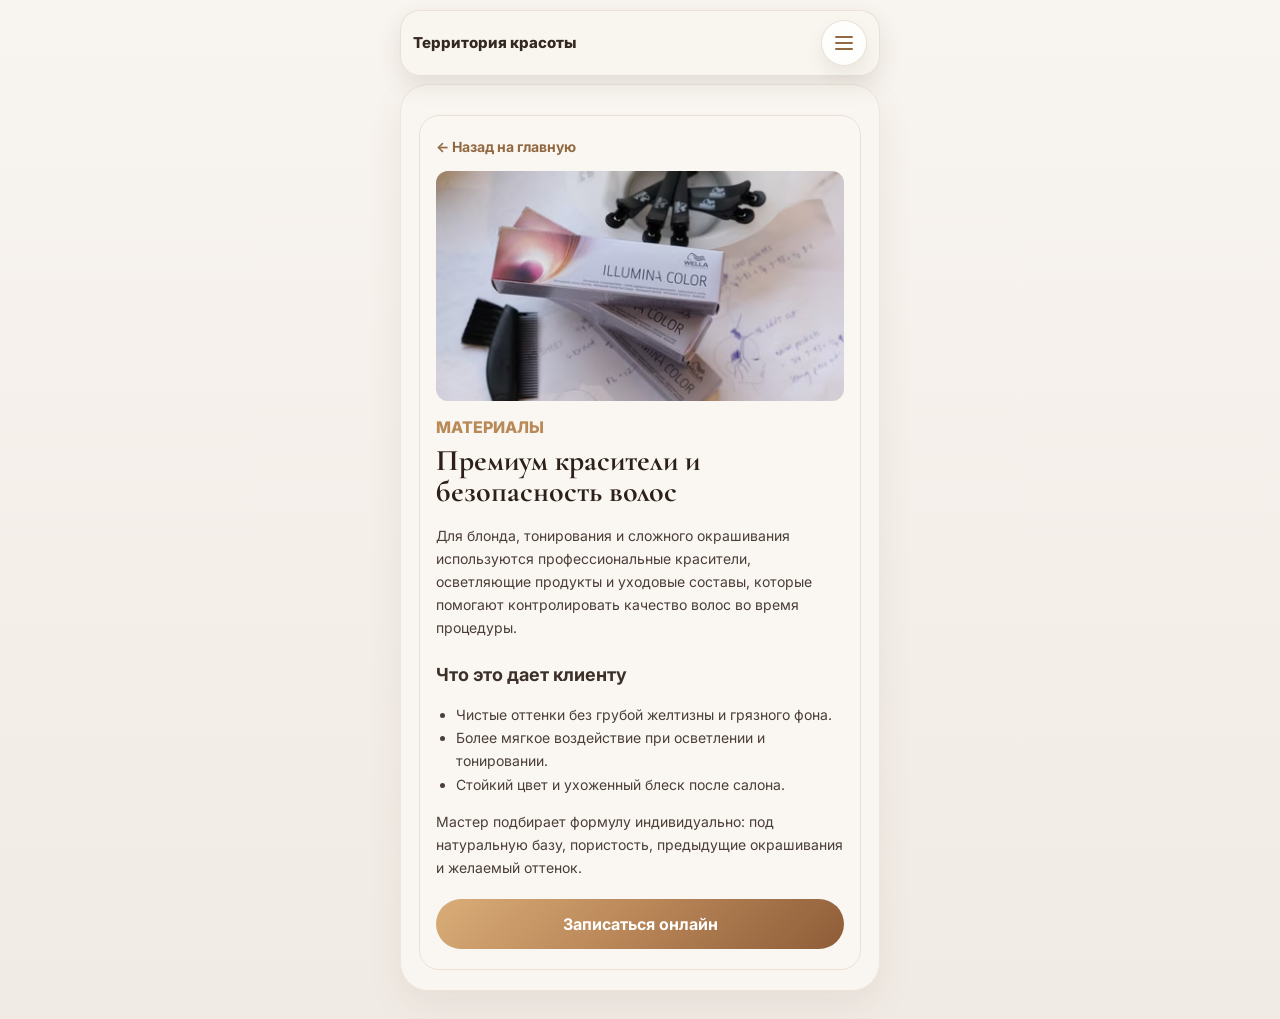
<file: about/dyes/index.html>
﻿<!DOCTYPE html>
<html lang="ru">
<head>
  <meta charset="UTF-8" />
  <meta name="viewport" content="width=device-width, initial-scale=1.0" />
  <title>Материалы для окрашивания волос в Уфе | Территория красоты</title>
  <meta name="description" content="Какие материалы и уходы важны для блонда, тонирования и сложного окрашивания в студии «Территория красоты» в Уфе." />
  <link rel="preconnect" href="https://fonts.googleapis.com">
  <link rel="preconnect" href="https://fonts.gstatic.com" crossorigin>
  <link href="https://fonts.googleapis.com/css2?family=Inter:wght@400;500;600;700;800&family=Cormorant+Garamond:wght@500;600;700&display=swap" rel="stylesheet">
  <link rel="icon" type="image/png" href="../../assets/img/common/logo-mark.png">
  <script type="application/ld+json">
  {"@context":"https://schema.org","@type":"AboutPage","name":"Премиум красители и материалы","description":"Профессиональные материалы для окрашивания волос в салоне Территория красоты.","mainEntity":{"@type":"BeautySalon","name":"Территория красоты","makesOffer":[{"@type":"Offer","itemOffered":{"@type":"Service","name":"Безопасное окрашивание волос"}},{"@type":"Offer","itemOffered":{"@type":"Service","name":"Тонирование волос"}}]}}
  </script>
  <style>
    :root { --page:#f9f6f1; --text:#332823; --line:#eadfd4; --accent:#b98957; --accent-dark:#916840; --shadow:0 14px 36px rgba(98,72,49,.08); }
    *{box-sizing:border-box;} body{margin:0;font-family:Inter,sans-serif;background:linear-gradient(180deg,#f8f4ef,#f1ebe5);color:var(--text);} img{display:block;max-width:100%;}.shell{width:min(100%,500px);margin:0 auto;padding:10px 10px 28px;}.phone{background:var(--page);border:1px solid #eee4da;border-radius:28px;box-shadow:var(--shadow);overflow:hidden;min-height:calc(100vh - 20px);}.section{padding:30px 18px 20px;}.card{background:#faf7f2;border:1px solid var(--line);border-radius:20px;padding:20px 16px;}.back{display:inline-flex;color:var(--accent-dark);text-decoration:none;font-weight:700;font-size:14px;margin-bottom:16px;}.eyebrow{color:var(--accent);text-transform:uppercase;font-weight:800;font-size:16px;margin:0 0 8px;}h1{margin:0 0 16px;font-family:"Cormorant Garamond",serif;font-size:30px;line-height:1.06;color:#2d2019;}.content{font-size:14px;color:#4a3e37;line-height:1.65;}.content h2{font-size:18px;color:#3c3029;margin:20px 0 10px;}.content ul{padding-left:20px;}.btn{min-height:50px;border-radius:999px;display:flex;align-items:center;justify-content:center;margin-top:20px;padding:0 20px;color:#fff;background:linear-gradient(135deg,#d9ad78,#b98658 48%,#8e5d38);text-decoration:none;font-weight:700;}@media(max-width:480px){.shell{padding:0}.phone{border-radius:0;border-left:0;border-right:0}}


    .site-menu-toggle {
      display: none;
      width: 36px;
      height: 36px;
      border-radius: 50%;
      border: 1px solid rgba(234, 223, 212, 0.96);
      background: #fff;
      color: var(--accent-dark);
      place-items: center;
      box-shadow: 0 8px 18px rgba(58, 39, 25, 0.10);
      cursor: pointer;
    }

    .site-menu-toggle span,
    .site-menu-toggle span::before,
    .site-menu-toggle span::after {
      display: block;
      width: 18px;
      height: 2px;
      border-radius: 2px;
      background: currentColor;
      content: "";
      position: relative;
      transition: transform 0.2s ease, opacity 0.2s ease;
    }

    .site-menu-toggle span::before { position: absolute; top: -6px; }
    .site-menu-toggle span::after { position: absolute; top: 6px; }

    .site-menu-toggle[aria-expanded="true"] span { background: transparent; }
    .site-menu-toggle[aria-expanded="true"] span::before { transform: translateY(6px) rotate(45deg); background: var(--accent-dark); }
    .site-menu-toggle[aria-expanded="true"] span::after { transform: translateY(-6px) rotate(-45deg); background: var(--accent-dark); }

    .mobile-menu {
      position: fixed;
      inset: 0;
      z-index: 70;
      display: flex;
      align-items: flex-start;
      justify-content: center;
      padding: 82px 16px 18px;
      background: rgba(36, 28, 24, 0.42);
      backdrop-filter: blur(4px);
      opacity: 0;
      visibility: hidden;
      transition: opacity 0.22s ease, visibility 0.22s ease;
    }

    .mobile-menu.open {
      opacity: 1;
      visibility: visible;
    }

    .mobile-menu-card {
      width: min(100%, 430px);
      padding: 12px;
      border-radius: 18px;
      border: 1px solid #efe2d7;
      background: #fff;
      box-shadow: 0 20px 44px rgba(56, 41, 31, 0.18);
      transform: translateY(-12px);
      transition: transform 0.22s ease;
    }

    .mobile-menu.open .mobile-menu-card { transform: translateY(0); }

    .mobile-menu-card a {
      display: flex;
      align-items: center;
      min-height: 42px;
      padding: 10px 12px;
      border-radius: 12px;
      color: #3d3029;
      text-decoration: none;
      font-size: 15px;
      font-weight: 700;
      transition: background 0.2s ease;
    }

    .mobile-menu-card a:hover { background: #f8f2ec; }
    .mobile-menu-card a.is-booking {
      justify-content: center;
      margin-top: 6px;
      color: #fff;
      background: linear-gradient(135deg, #d9ad78 0%, #b98658 48%, #8e5d38 100%);
    }

    .booking-dropdown {
      position: fixed;
      z-index: 95;
      width: min(340px, calc(100vw - 24px));
      padding: 12px;
      border-radius: 18px;
      border: 1px solid rgba(234, 223, 212, 0.96);
      background: rgba(255, 252, 248, 0.98);
      box-shadow: 0 22px 48px rgba(56, 41, 31, 0.20);
      backdrop-filter: blur(14px);
      opacity: 0;
      visibility: hidden;
      pointer-events: none;
      transform: translateY(-8px) scale(0.98);
      transition: opacity 0.18s ease, visibility 0.18s ease, transform 0.18s ease;
    }

    .booking-dropdown.open {
      opacity: 1;
      visibility: visible;
      pointer-events: auto;
      transform: translateY(0) scale(1);
    }

    .booking-primary,
    .booking-option {
      display: flex;
      align-items: center;
      gap: 10px;
      min-height: 46px;
      padding: 10px 12px;
      border-radius: 14px;
      color: #3d3029;
      text-decoration: none;
      font-size: 14px;
      font-weight: 800;
      transition: background 0.18s ease, transform 0.18s ease;
    }

    .booking-primary {
      min-height: 52px;
      color: #fff;
      background: linear-gradient(135deg, #d9ad78 0%, #b98658 48%, #8e5d38 100%);
      box-shadow: 0 10px 22px rgba(105, 71, 43, 0.18);
    }

    .booking-primary:hover,
    .booking-option:hover {
      transform: translateY(-1px);
    }

    .booking-option:hover { background: #f8f2ec; }

    .booking-icon {
      width: 28px;
      height: 28px;
      flex-shrink: 0;
      display: grid;
      place-items: center;
      border-radius: 10px;
      background: #fff;
      border: 1px solid #efe2d7;
    }

    .booking-icon img {
      width: 18px;
      height: 18px;
      object-fit: contain;
    }

    .booking-primary .booking-icon {
      border-color: rgba(255,255,255,0.44);
      background: rgba(255,255,255,0.18);
    }

    .booking-divider {
      height: 1px;
      margin: 10px 4px 8px;
      background: #eadfd4;
    }

    .booking-caption {
      margin: 0 4px 6px;
      color: #8a7b71;
      font-size: 12px;
      font-weight: 700;
    }

    .site-book,
    .sticky-cta button,
    .mobile-menu-card button,
    button.hero-btn {
      font-family: inherit;
      cursor: pointer;
    }

    button.site-book,
    .sticky-cta button,
    .mobile-menu-card button,
    button.hero-btn {
      border: 0;
    }

    .mobile-menu-card button {
      width: 100%;
      display: flex;
      align-items: center;
      min-height: 42px;
      padding: 10px 12px;
      border-radius: 12px;
      color: #3d3029;
      background: transparent;
      text-align: left;
      font-size: 15px;
      font-weight: 700;
      transition: background 0.2s ease;
    }

    .mobile-menu-card button:hover { background: #f8f2ec; }
    .mobile-menu-card button.is-booking {
      justify-content: center;
      margin-top: 6px;
      color: #fff;
      background: linear-gradient(135deg, #d9ad78 0%, #b98658 48%, #8e5d38 100%);
    }

    @media (max-width: 480px) {
      .booking-dropdown {
        width: auto;
        left: 12px !important;
        right: 12px !important;
        bottom: 78px !important;
        top: auto !important;
        border-radius: 20px;
        padding: 12px;
        transform: translateY(12px) scale(0.98);
      }
      .booking-dropdown.open { transform: translateY(0) scale(1); }
      .booking-primary,
      .booking-option { min-height: 48px; font-size: 15px; }
    }
    .site-header {
      position: sticky;
      top: 0;
      z-index: 45;
      display: grid;
      grid-template-columns: auto minmax(0, 1fr) auto;
      align-items: center;
      gap: 10px;
      margin-bottom: 8px;
      padding: 9px 12px;
      border: 1px solid rgba(234, 223, 212, 0.92);
      border-radius: 20px;
      background: rgba(249, 246, 241, 0.94);
      box-shadow: 0 10px 24px rgba(64, 46, 32, 0.10);
      backdrop-filter: blur(12px);
    }

    .site-brand {
      display: inline-flex;
      align-items: center;
      gap: 8px;
      min-width: 0;
      color: #342821;
      text-decoration: none;
      font-weight: 800;
      line-height: 1.05;
    }

    .site-brand img {
      width: 32px;
      height: 32px;
      object-fit: contain;
      flex-shrink: 0;
    }

    .site-brand span {
      max-width: 118px;
      font-size: 13px;
    }

    .site-nav {
      display: flex;
      justify-content: center;
      gap: 4px;
      min-width: 0;
      overflow-x: auto;
      scrollbar-width: none;
    }

    .site-nav::-webkit-scrollbar { display: none; }

    .site-nav a {
      flex: 0 0 auto;
      padding: 7px 9px;
      border-radius: 999px;
      color: #594942;
      text-decoration: none;
      font-size: 12px;
      font-weight: 700;
      white-space: nowrap;
      transition: background 0.2s ease, color 0.2s ease;
    }

    .site-nav a:hover {
      color: #3d2c23;
      background: #f1ebd8;
    }

    .site-book {
      display: inline-flex;
      align-items: center;
      justify-content: center;
      min-height: 36px;
      padding: 0 12px;
      border-radius: 999px;
      color: #fff;
      background: linear-gradient(135deg, #d9ad78 0%, #b98658 48%, #8e5d38 100%);
      border: 1px solid rgba(255,244,230,0.45);
      box-shadow: 0 8px 18px rgba(58, 39, 25, 0.14);
      text-decoration: none;
      font-size: 12px;
      font-weight: 800;
      white-space: nowrap;
    }

    .section,
    .hero,
    #about,
    #works,
    #testimonials,
    #contacts,
    #reviews {
      scroll-margin-top: 96px;
    }

    /* Sticky header: mobile layout */
    @media (max-width: 480px) {
  
    .site-menu-toggle {
      display: none;
      width: 36px;
      height: 36px;
      border-radius: 50%;
      border: 1px solid rgba(234, 223, 212, 0.96);
      background: #fff;
      color: var(--accent-dark);
      place-items: center;
      box-shadow: 0 8px 18px rgba(58, 39, 25, 0.10);
      cursor: pointer;
    }

    .site-menu-toggle span,
    .site-menu-toggle span::before,
    .site-menu-toggle span::after {
      display: block;
      width: 18px;
      height: 2px;
      border-radius: 2px;
      background: currentColor;
      content: "";
      position: relative;
      transition: transform 0.2s ease, opacity 0.2s ease;
    }

    .site-menu-toggle span::before { position: absolute; top: -6px; }
    .site-menu-toggle span::after { position: absolute; top: 6px; }

    .site-menu-toggle[aria-expanded="true"] span { background: transparent; }
    .site-menu-toggle[aria-expanded="true"] span::before { transform: translateY(6px) rotate(45deg); background: var(--accent-dark); }
    .site-menu-toggle[aria-expanded="true"] span::after { transform: translateY(-6px) rotate(-45deg); background: var(--accent-dark); }

    .mobile-menu {
      position: fixed;
      inset: 0;
      z-index: 70;
      display: flex;
      align-items: flex-start;
      justify-content: center;
      padding: 82px 16px 18px;
      background: rgba(36, 28, 24, 0.42);
      backdrop-filter: blur(4px);
      opacity: 0;
      visibility: hidden;
      transition: opacity 0.22s ease, visibility 0.22s ease;
    }

    .mobile-menu.open {
      opacity: 1;
      visibility: visible;
    }

    .mobile-menu-card {
      width: min(100%, 430px);
      padding: 12px;
      border-radius: 18px;
      border: 1px solid #efe2d7;
      background: #fff;
      box-shadow: 0 20px 44px rgba(56, 41, 31, 0.18);
      transform: translateY(-12px);
      transition: transform 0.22s ease;
    }

    .mobile-menu.open .mobile-menu-card { transform: translateY(0); }

    .mobile-menu-card a {
      display: flex;
      align-items: center;
      min-height: 42px;
      padding: 10px 12px;
      border-radius: 12px;
      color: #3d3029;
      text-decoration: none;
      font-size: 15px;
      font-weight: 700;
      transition: background 0.2s ease;
    }

    .mobile-menu-card a:hover { background: #f8f2ec; }
    .mobile-menu-card a.is-booking {
      justify-content: center;
      margin-top: 6px;
      color: #fff;
      background: linear-gradient(135deg, #d9ad78 0%, #b98658 48%, #8e5d38 100%);
    }

    .booking-dropdown {
      position: fixed;
      z-index: 95;
      width: min(340px, calc(100vw - 24px));
      padding: 12px;
      border-radius: 18px;
      border: 1px solid rgba(234, 223, 212, 0.96);
      background: rgba(255, 252, 248, 0.98);
      box-shadow: 0 22px 48px rgba(56, 41, 31, 0.20);
      backdrop-filter: blur(14px);
      opacity: 0;
      visibility: hidden;
      pointer-events: none;
      transform: translateY(-8px) scale(0.98);
      transition: opacity 0.18s ease, visibility 0.18s ease, transform 0.18s ease;
    }

    .booking-dropdown.open {
      opacity: 1;
      visibility: visible;
      pointer-events: auto;
      transform: translateY(0) scale(1);
    }

    .booking-primary,
    .booking-option {
      display: flex;
      align-items: center;
      gap: 10px;
      min-height: 46px;
      padding: 10px 12px;
      border-radius: 14px;
      color: #3d3029;
      text-decoration: none;
      font-size: 14px;
      font-weight: 800;
      transition: background 0.18s ease, transform 0.18s ease;
    }

    .booking-primary {
      min-height: 52px;
      color: #fff;
      background: linear-gradient(135deg, #d9ad78 0%, #b98658 48%, #8e5d38 100%);
      box-shadow: 0 10px 22px rgba(105, 71, 43, 0.18);
    }

    .booking-primary:hover,
    .booking-option:hover {
      transform: translateY(-1px);
    }

    .booking-option:hover { background: #f8f2ec; }

    .booking-icon {
      width: 28px;
      height: 28px;
      flex-shrink: 0;
      display: grid;
      place-items: center;
      border-radius: 10px;
      background: #fff;
      border: 1px solid #efe2d7;
    }

    .booking-icon img {
      width: 18px;
      height: 18px;
      object-fit: contain;
    }

    .booking-primary .booking-icon {
      border-color: rgba(255,255,255,0.44);
      background: rgba(255,255,255,0.18);
    }

    .booking-divider {
      height: 1px;
      margin: 10px 4px 8px;
      background: #eadfd4;
    }

    .booking-caption {
      margin: 0 4px 6px;
      color: #8a7b71;
      font-size: 12px;
      font-weight: 700;
    }

    .site-book,
    .sticky-cta button,
    .mobile-menu-card button,
    button.hero-btn {
      font-family: inherit;
      cursor: pointer;
    }

    button.site-book,
    .sticky-cta button,
    .mobile-menu-card button,
    button.hero-btn {
      border: 0;
    }

    .mobile-menu-card button {
      width: 100%;
      display: flex;
      align-items: center;
      min-height: 42px;
      padding: 10px 12px;
      border-radius: 12px;
      color: #3d3029;
      background: transparent;
      text-align: left;
      font-size: 15px;
      font-weight: 700;
      transition: background 0.2s ease;
    }

    .mobile-menu-card button:hover { background: #f8f2ec; }
    .mobile-menu-card button.is-booking {
      justify-content: center;
      margin-top: 6px;
      color: #fff;
      background: linear-gradient(135deg, #d9ad78 0%, #b98658 48%, #8e5d38 100%);
    }

    @media (max-width: 480px) {
      .booking-dropdown {
        width: auto;
        left: 12px !important;
        right: 12px !important;
        bottom: 78px !important;
        top: auto !important;
        border-radius: 20px;
        padding: 12px;
        transform: translateY(12px) scale(0.98);
      }
      .booking-dropdown.open { transform: translateY(0) scale(1); }
      .booking-primary,
      .booking-option { min-height: 48px; font-size: 15px; }
    }
    .site-header {
        grid-template-columns: minmax(0, 1fr) auto auto;
        gap: 8px;
        margin-bottom: 0;
        padding: 8px 10px;
        border-left: 0;
        border-right: 0;
        border-radius: 0;
      }
      .site-brand img {
        width: 28px;
        height: 28px;
      }
      .site-brand span {
        max-width: 142px;
        font-size: 12px;
      }
      .site-nav {
        grid-column: 1 / -1;
        justify-content: flex-start;
        gap: 3px;
        margin: 0 -2px;
        padding-bottom: 1px;
      }
      .site-nav a {
        padding: 6px 8px;
        font-size: 12px;
      }
      .site-book {
        min-height: 34px;
        padding: 0 10px;
        font-size: 12px;
      }
      .section,
      .hero,
      #about,
      #works,
      #testimonials,
      #contacts,
      #reviews {
        scroll-margin-top: 92px;
      }
    }

    @media (max-width: 480px) {
  
    .booking-dropdown {
      position: fixed;
      z-index: 95;
      width: min(340px, calc(100vw - 24px));
      padding: 12px;
      border-radius: 18px;
      border: 1px solid rgba(234, 223, 212, 0.96);
      background: rgba(255, 252, 248, 0.98);
      box-shadow: 0 22px 48px rgba(56, 41, 31, 0.20);
      backdrop-filter: blur(14px);
      opacity: 0;
      visibility: hidden;
      pointer-events: none;
      transform: translateY(-8px) scale(0.98);
      transition: opacity 0.18s ease, visibility 0.18s ease, transform 0.18s ease;
    }

    .booking-dropdown.open {
      opacity: 1;
      visibility: visible;
      pointer-events: auto;
      transform: translateY(0) scale(1);
    }

    .booking-primary,
    .booking-option {
      display: flex;
      align-items: center;
      gap: 10px;
      min-height: 46px;
      padding: 10px 12px;
      border-radius: 14px;
      color: #3d3029;
      text-decoration: none;
      font-size: 14px;
      font-weight: 800;
      transition: background 0.18s ease, transform 0.18s ease;
    }

    .booking-primary {
      min-height: 52px;
      color: #fff;
      background: linear-gradient(135deg, #d9ad78 0%, #b98658 48%, #8e5d38 100%);
      box-shadow: 0 10px 22px rgba(105, 71, 43, 0.18);
    }

    .booking-primary:hover,
    .booking-option:hover {
      transform: translateY(-1px);
    }

    .booking-option:hover { background: #f8f2ec; }

    .booking-icon {
      width: 28px;
      height: 28px;
      flex-shrink: 0;
      display: grid;
      place-items: center;
      border-radius: 10px;
      background: #fff;
      border: 1px solid #efe2d7;
    }

    .booking-icon img {
      width: 18px;
      height: 18px;
      object-fit: contain;
    }

    .booking-primary .booking-icon {
      border-color: rgba(255,255,255,0.44);
      background: rgba(255,255,255,0.18);
    }

    .booking-divider {
      height: 1px;
      margin: 10px 4px 8px;
      background: #eadfd4;
    }

    .booking-caption {
      margin: 0 4px 6px;
      color: #8a7b71;
      font-size: 12px;
      font-weight: 700;
    }

    .site-book,
    .sticky-cta button,
    .mobile-menu-card button,
    button.hero-btn {
      font-family: inherit;
      cursor: pointer;
    }

    button.site-book,
    .sticky-cta button,
    .mobile-menu-card button,
    button.hero-btn {
      border: 0;
    }

    .mobile-menu-card button {
      width: 100%;
      display: flex;
      align-items: center;
      min-height: 42px;
      padding: 10px 12px;
      border-radius: 12px;
      color: #3d3029;
      background: transparent;
      text-align: left;
      font-size: 15px;
      font-weight: 700;
      transition: background 0.2s ease;
    }

    .mobile-menu-card button:hover { background: #f8f2ec; }
    .mobile-menu-card button.is-booking {
      justify-content: center;
      margin-top: 6px;
      color: #fff;
      background: linear-gradient(135deg, #d9ad78 0%, #b98658 48%, #8e5d38 100%);
    }

    @media (max-width: 480px) {
      .booking-dropdown {
        width: auto;
        left: 12px !important;
        right: 12px !important;
        bottom: 78px !important;
        top: auto !important;
        border-radius: 20px;
        padding: 12px;
        transform: translateY(12px) scale(0.98);
      }
      .booking-dropdown.open { transform: translateY(0) scale(1); }
      .booking-primary,
      .booking-option { min-height: 48px; font-size: 15px; }
    }
    .site-header { grid-template-columns: minmax(0, 1fr) auto auto; }
      .site-nav { display: none; }
      .site-menu-toggle { display: grid; }
    }

    /* Booking dropdown: final rules */
    .booking-dropdown {
      position: fixed;
      z-index: 95;
      width: min(340px, calc(100vw - 24px));
      padding: 12px;
      border-radius: 18px;
      border: 1px solid rgba(234, 223, 212, 0.96);
      background: rgba(255, 252, 248, 0.98);
      box-shadow: 0 22px 48px rgba(56, 41, 31, 0.20);
      backdrop-filter: blur(14px);
      opacity: 0;
      visibility: hidden;
      pointer-events: none;
      transform: translateY(-8px) scale(0.98);
      transition: opacity 0.18s ease, visibility 0.18s ease, transform 0.18s ease;
    }

    .booking-dropdown.open {
      opacity: 1;
      visibility: visible;
      pointer-events: auto;
      transform: translateY(0) scale(1);
    }

    .booking-primary,
    .booking-option {
      display: flex;
      align-items: center;
      gap: 10px;
      min-height: 46px;
      padding: 10px 12px;
      border-radius: 14px;
      color: #3d3029;
      text-decoration: none;
      font-size: 14px;
      font-weight: 800;
      transition: background 0.18s ease, transform 0.18s ease;
    }

    .booking-primary {
      min-height: 52px;
      color: #fff;
      background: linear-gradient(135deg, #d9ad78 0%, #b98658 48%, #8e5d38 100%);
      box-shadow: 0 10px 22px rgba(105, 71, 43, 0.18);
    }

    .booking-primary:hover,
    .booking-option:hover { transform: translateY(-1px); }
    .booking-option:hover { background: #f8f2ec; }

    .booking-icon {
      width: 28px;
      height: 28px;
      flex-shrink: 0;
      display: grid;
      place-items: center;
      border-radius: 10px;
      background: #fff;
      border: 1px solid #efe2d7;
    }

    .booking-icon img {
      width: 18px;
      height: 18px;
      object-fit: contain;
    }

    .booking-primary .booking-icon {
      border-color: rgba(255,255,255,0.44);
      background: rgba(255,255,255,0.18);
    }

    .booking-divider {
      height: 1px;
      margin: 10px 4px 8px;
      background: #eadfd4;
    }

    .booking-caption {
      margin: 0 4px 6px;
      color: #8a7b71;
      font-size: 12px;
      font-weight: 700;
    }

    .site-book,
    .sticky-cta button,
    .mobile-menu-card button,
    button.hero-btn {
      font-family: inherit;
      cursor: pointer;
    }

    button.site-book,
    .sticky-cta button,
    .mobile-menu-card button,
    button.hero-btn { border: 0; }

    .mobile-menu-card button {
      width: 100%;
      display: flex;
      align-items: center;
      min-height: 42px;
      padding: 10px 12px;
      border-radius: 12px;
      color: #3d3029;
      background: transparent;
      text-align: left;
      font-size: 15px;
      font-weight: 700;
      transition: background 0.2s ease;
    }

    .mobile-menu-card button:hover { background: #f8f2ec; }
    .mobile-menu-card button.is-booking {
      justify-content: center;
      margin-top: 6px;
      color: #fff;
      background: linear-gradient(135deg, #d9ad78 0%, #b98658 48%, #8e5d38 100%);
    }

    @media (max-width: 480px) {
      .booking-dropdown {
        width: auto;
        left: 12px !important;
        right: 12px !important;
        bottom: 78px !important;
        top: auto !important;
        border-radius: 20px;
        padding: 12px;
        transform: translateY(12px) scale(0.98);
      }
      .booking-dropdown.open { transform: translateY(0) scale(1); }
      .booking-primary,
      .booking-option { min-height: 48px; font-size: 15px; }
    }

    /* Header final: brand + menu only */
    .site-header {
      grid-template-columns: minmax(0, 1fr) auto !important;
      align-items: center;
      min-height: 58px;
    }

    .site-brand img,
    .site-nav,
    .site-book {
      display: none !important;
    }

    .site-brand span {
      max-width: none !important;
      font-size: 15px !important;
      font-weight: 800;
    }

    .site-menu-toggle {
      display: grid !important;
      width: 46px;
      height: 46px;
      border-radius: 50%;
      background: rgba(255,255,255,0.86);
      border: 1px solid rgba(234, 223, 212, 0.96);
      box-shadow: 0 10px 18px rgba(64,46,32,0.08);
    }

    .service-page-booking {
      width: 100%;
      max-width: 100%;
    }

    @media (max-width: 480px) {
      .site-header {
        min-height: 54px;
        padding: 8px 12px !important;
      }
      .site-brand span { font-size: 14px !important; }
      .site-menu-toggle {
        width: 44px;
        height: 44px;
      }
    }
  
    /* Booking modal final behavior */
    body.booking-open { overflow: hidden; }
    body.booking-open::before {
      content: "";
      position: fixed;
      inset: 0;
      z-index: 90;
      background: rgba(36, 28, 24, 0.42);
      backdrop-filter: blur(3px);
    }
    .booking-dropdown {
      left: 50% !important;
      top: 50% !important;
      right: auto !important;
      bottom: auto !important;
      width: min(360px, calc(100vw - 32px)) !important;
      transform: translate(-50%, -46%) scale(0.98) !important;
    }
    .booking-dropdown.open {
      transform: translate(-50%, -50%) scale(1) !important;
    }
    @media (max-width: 480px) {
      .booking-dropdown {
        left: 50% !important;
        top: 50% !important;
        right: auto !important;
        bottom: auto !important;
        width: min(360px, calc(100vw - 24px)) !important;
      }
    }
  </style>
</head>
<body>
  <div class="booking-dropdown" id="bookingDropdown" aria-hidden="true">
    <a class="booking-primary" href="https://yandex.ru/business/widget/request/company/125972859834" target="_blank" rel="noopener noreferrer">
      <span class="booking-icon"><img src="../../assets/img/icons/yandex.png" alt=""></span>
      <span>Записаться онлайн</span>
    </a>
    <div class="booking-divider"></div>
    <div class="booking-caption">Или напишите нам</div>
    <a class="booking-option" href="https://wa.me/79174193565" target="_blank" rel="noopener noreferrer">
      <span class="booking-icon"><img src="../../assets/img/icons/whatsapp.png" alt=""></span>
      <span>WhatsApp</span>
    </a>
    <a class="booking-option" href="https://t.me/makmarinaa" target="_blank" rel="noopener noreferrer">
      <span class="booking-icon"><img src="../../assets/img/icons/telegram.png" alt=""></span>
      <span>Telegram</span>
    </a>
    <a class="booking-option" href="https://max.ru/u/f9LHodD0cOJKBI7ZMu0eePMwZi3eCOuLe-_6oA2tgidVwVsTL77JQi6zJzo" target="_blank" rel="noopener noreferrer">
      <span class="booking-icon"><img src="../../assets/img/icons/max.png" alt=""></span>
      <span>MAX</span>
    </a>
    <a class="booking-option" href="https://instagram.com/mak.marina" target="_blank" rel="noopener noreferrer">
      <span class="booking-icon"><img src="../../assets/img/icons/instagram.png" alt=""></span>
      <span>Instagram</span>
    </a>
  </div>

  <div class="mobile-menu" id="mobileMenu" aria-hidden="true">
    <div class="mobile-menu-card">
      <a href="../../index.html#about">О салоне</a>
      <a href="../../index.html#works">Услуги</a>
      <a href="../../index.html#testimonials">Отзывы</a>
      <a href="../../index.html#contacts">Как нас найти</a>
      <button class="is-booking" type="button" data-booking-toggle aria-expanded="false" aria-controls="bookingDropdown">Запись</button>
    </div>
  </div>
<main class="shell">
    <header class="site-header" aria-label="Основная навигация">
      <a class="site-brand" href="../../index.html" aria-label="Территория красоты">
        <img src="../../assets/img/common/logo-mark.png" alt="Логотип Территория красоты">
        <span>Территория красоты</span>
      </a>
      <button class="site-menu-toggle" type="button" data-menu-toggle aria-label="Открыть меню" aria-expanded="false" aria-controls="mobileMenu"><span></span></button>
    </header><div class="phone"><section class="section"><div class="card">
  <a href="../../index.html#about" class="back">← Назад на главную</a>
  <img src="../../assets/img/about/dyes.png" alt="Премиум красители для волос" style="width:100%;border-radius:12px;margin-bottom:16px;object-fit:cover;aspect-ratio:16/9;">
  <div class="eyebrow">Материалы</div>
  <h1>Премиум красители и безопасность волос</h1>
  <div class="content">
    <p>Для блонда, тонирования и сложного окрашивания используются профессиональные красители, осветляющие продукты и уходовые составы, которые помогают контролировать качество волос во время процедуры.</p>
    <h2>Что это дает клиенту</h2>
    <ul><li>Чистые оттенки без грубой желтизны и грязного фона.</li><li>Более мягкое воздействие при осветлении и тонировании.</li><li>Стойкий цвет и ухоженный блеск после салона.</li></ul>
    <p>Мастер подбирает формулу индивидуально: под натуральную базу, пористость, предыдущие окрашивания и желаемый оттенок.</p>
  </div>
  <a class="btn" href="https://yandex.ru/business/widget/request/company/125972859834" target="_blank" rel="noopener noreferrer">Записаться онлайн</a>
</div></section></div></main>  <script>
    (() => {
      const menu = document.getElementById('mobileMenu');
      const toggles = document.querySelectorAll('[data-menu-toggle]');
      if (!menu || !toggles.length) return;

      const setMenuState = isOpen => {
        menu.classList.toggle('open', isOpen);
        menu.setAttribute('aria-hidden', String(!isOpen));
        document.body.classList.toggle('menu-open', isOpen);
        toggles.forEach(toggle => toggle.setAttribute('aria-expanded', String(isOpen)));
      };

      toggles.forEach(toggle => {
        toggle.addEventListener('click', () => setMenuState(!menu.classList.contains('open')));
      });

      menu.addEventListener('click', event => {
        if (event.target === menu || event.target.closest('a')) setMenuState(false);
      });

      document.addEventListener('keydown', event => {
        if (event.key === 'Escape' && menu.classList.contains('open')) setMenuState(false);
      });
    })();
  </script>
  <script>
    (() => {
      const dropdown = document.getElementById('bookingDropdown');
      const toggles = document.querySelectorAll('[data-booking-toggle]');
      if (!dropdown || !toggles.length) return;
      let activeToggle = null;

      const placeDropdown = toggle => {
        if (window.matchMedia('(max-width: 480px)').matches) {
          dropdown.style.left = '12px';
          dropdown.style.right = '12px';
          dropdown.style.top = 'auto';
          dropdown.style.bottom = document.querySelector('.sticky-cta') ? '78px' : '16px';
          return;
        }

        const rect = toggle.getBoundingClientRect();
        const width = Math.min(340, window.innerWidth - 24);
        let left = rect.right - width;
        left = Math.max(12, Math.min(left, window.innerWidth - width - 12));
        const top = Math.min(rect.bottom + 10, window.innerHeight - 12);
        dropdown.style.width = width + 'px';
        dropdown.style.left = left + 'px';
        dropdown.style.right = 'auto';
        dropdown.style.top = top + 'px';
        dropdown.style.bottom = 'auto';
      };

      const setBookingState = (isOpen, toggle = activeToggle) => {
        dropdown.classList.toggle('open', isOpen);
        dropdown.setAttribute('aria-hidden', String(!isOpen));
        document.body.classList.toggle('booking-open', isOpen);
        toggles.forEach(item => item.setAttribute('aria-expanded', String(isOpen && item === toggle)));
        activeToggle = isOpen ? toggle : null;
        if (isOpen && toggle) placeDropdown(toggle);
      };

      toggles.forEach(toggle => {
        toggle.addEventListener('click', event => {
          event.preventDefault();
          event.stopPropagation();
          const mobileMenu = document.getElementById('mobileMenu');
          if (mobileMenu && mobileMenu.contains(toggle)) {
            mobileMenu.classList.remove('open');
            mobileMenu.setAttribute('aria-hidden', 'true');
            document.querySelectorAll('[data-menu-toggle]').forEach(item => item.setAttribute('aria-expanded', 'false'));
          }
          setBookingState(!(dropdown.classList.contains('open') && activeToggle === toggle), toggle);
        });
      });

      dropdown.addEventListener('click', event => {
        if (event.target.closest('a')) setBookingState(false);
      });

      document.addEventListener('click', event => {
        if (!dropdown.classList.contains('open')) return;
        if (dropdown.contains(event.target) || event.target.closest('[data-booking-toggle]')) return;
        setBookingState(false);
      });

      document.addEventListener('keydown', event => {
        if (event.key === 'Escape' && dropdown.classList.contains('open')) setBookingState(false);
      });

      window.addEventListener('resize', () => {
        if (dropdown.classList.contains('open') && activeToggle) placeDropdown(activeToggle);
      });
    })();
  </script>
</body></html>
</file>
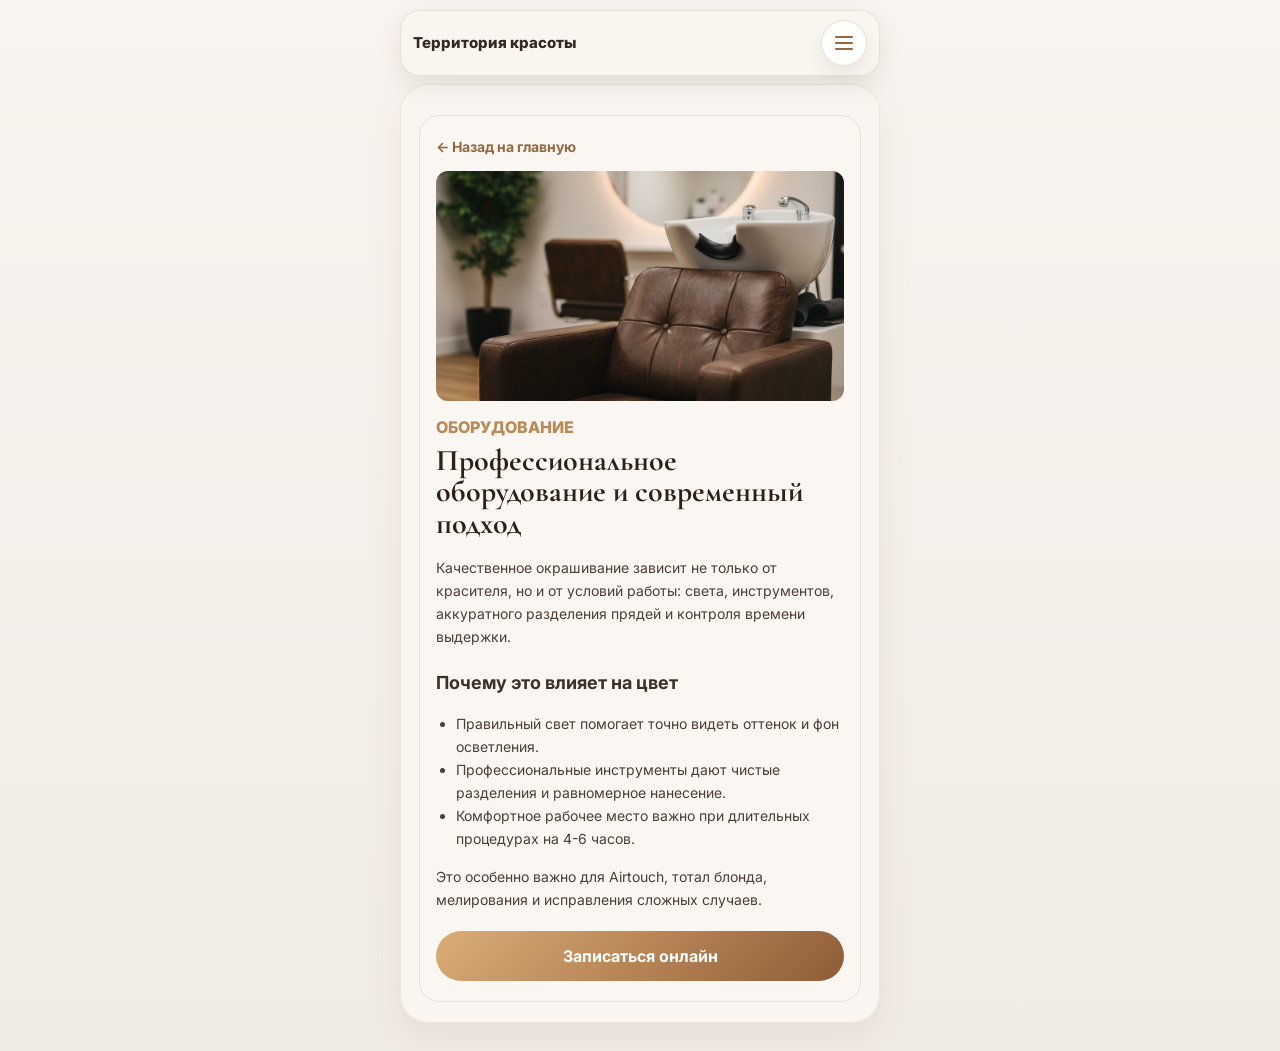
<file: about/equipment/index.html>
﻿<!DOCTYPE html>
<html lang="ru">
<head>
  <meta charset="UTF-8" />
  <meta name="viewport" content="width=device-width, initial-scale=1.0" />
  <title>Оборудование для окрашивания волос в Уфе | Территория красоты</title>
  <meta name="description" content="Как оборудование, рабочее место и свет помогают мастеру точнее оценивать оттенок, контролировать окрашивание и комфортно вести длительные процедуры." />
  <link rel="preconnect" href="https://fonts.googleapis.com">
  <link rel="preconnect" href="https://fonts.gstatic.com" crossorigin>
  <link href="https://fonts.googleapis.com/css2?family=Inter:wght@400;500;600;700;800&family=Cormorant+Garamond:wght@500;600;700&display=swap" rel="stylesheet">
  <link rel="icon" type="image/png" href="../../assets/img/common/logo-mark.png">
  <script type="application/ld+json">
  {"@context":"https://schema.org","@type":"AboutPage","name":"Профессиональное оборудование салона","description":"Оборудование и условия для окрашивания волос в салоне Территория красоты.","mainEntity":{"@type":"BeautySalon","name":"Территория красоты","address":"Уфа, Российская 159/1, офис 49"}}
  </script>
  <style>
    :root { --page:#f9f6f1; --text:#332823; --line:#eadfd4; --accent:#b98957; --accent-dark:#916840; --shadow:0 14px 36px rgba(98,72,49,.08); }
    *{box-sizing:border-box;} body{margin:0;font-family:Inter,sans-serif;background:linear-gradient(180deg,#f8f4ef,#f1ebe5);color:var(--text);} img{display:block;max-width:100%;}.shell{width:min(100%,500px);margin:0 auto;padding:10px 10px 28px;}.phone{background:var(--page);border:1px solid #eee4da;border-radius:28px;box-shadow:var(--shadow);overflow:hidden;min-height:calc(100vh - 20px);}.section{padding:30px 18px 20px;}.card{background:#faf7f2;border:1px solid var(--line);border-radius:20px;padding:20px 16px;}.back{display:inline-flex;color:var(--accent-dark);text-decoration:none;font-weight:700;font-size:14px;margin-bottom:16px;}.eyebrow{color:var(--accent);text-transform:uppercase;font-weight:800;font-size:16px;margin:0 0 8px;}h1{margin:0 0 16px;font-family:"Cormorant Garamond",serif;font-size:30px;line-height:1.06;color:#2d2019;}.content{font-size:14px;color:#4a3e37;line-height:1.65;}.content h2{font-size:18px;color:#3c3029;margin:20px 0 10px;}.content ul{padding-left:20px;}.btn{min-height:50px;border-radius:999px;display:flex;align-items:center;justify-content:center;margin-top:20px;padding:0 20px;color:#fff;background:linear-gradient(135deg,#d9ad78,#b98658 48%,#8e5d38);text-decoration:none;font-weight:700;}@media(max-width:480px){.shell{padding:0}.phone{border-radius:0;border-left:0;border-right:0}}


    .site-menu-toggle {
      display: none;
      width: 36px;
      height: 36px;
      border-radius: 50%;
      border: 1px solid rgba(234, 223, 212, 0.96);
      background: #fff;
      color: var(--accent-dark);
      place-items: center;
      box-shadow: 0 8px 18px rgba(58, 39, 25, 0.10);
      cursor: pointer;
    }

    .site-menu-toggle span,
    .site-menu-toggle span::before,
    .site-menu-toggle span::after {
      display: block;
      width: 18px;
      height: 2px;
      border-radius: 2px;
      background: currentColor;
      content: "";
      position: relative;
      transition: transform 0.2s ease, opacity 0.2s ease;
    }

    .site-menu-toggle span::before { position: absolute; top: -6px; }
    .site-menu-toggle span::after { position: absolute; top: 6px; }

    .site-menu-toggle[aria-expanded="true"] span { background: transparent; }
    .site-menu-toggle[aria-expanded="true"] span::before { transform: translateY(6px) rotate(45deg); background: var(--accent-dark); }
    .site-menu-toggle[aria-expanded="true"] span::after { transform: translateY(-6px) rotate(-45deg); background: var(--accent-dark); }

    .mobile-menu {
      position: fixed;
      inset: 0;
      z-index: 70;
      display: flex;
      align-items: flex-start;
      justify-content: center;
      padding: 82px 16px 18px;
      background: rgba(36, 28, 24, 0.42);
      backdrop-filter: blur(4px);
      opacity: 0;
      visibility: hidden;
      transition: opacity 0.22s ease, visibility 0.22s ease;
    }

    .mobile-menu.open {
      opacity: 1;
      visibility: visible;
    }

    .mobile-menu-card {
      width: min(100%, 430px);
      padding: 12px;
      border-radius: 18px;
      border: 1px solid #efe2d7;
      background: #fff;
      box-shadow: 0 20px 44px rgba(56, 41, 31, 0.18);
      transform: translateY(-12px);
      transition: transform 0.22s ease;
    }

    .mobile-menu.open .mobile-menu-card { transform: translateY(0); }

    .mobile-menu-card a {
      display: flex;
      align-items: center;
      min-height: 42px;
      padding: 10px 12px;
      border-radius: 12px;
      color: #3d3029;
      text-decoration: none;
      font-size: 15px;
      font-weight: 700;
      transition: background 0.2s ease;
    }

    .mobile-menu-card a:hover { background: #f8f2ec; }
    .mobile-menu-card a.is-booking {
      justify-content: center;
      margin-top: 6px;
      color: #fff;
      background: linear-gradient(135deg, #d9ad78 0%, #b98658 48%, #8e5d38 100%);
    }

    .booking-dropdown {
      position: fixed;
      z-index: 95;
      width: min(340px, calc(100vw - 24px));
      padding: 12px;
      border-radius: 18px;
      border: 1px solid rgba(234, 223, 212, 0.96);
      background: rgba(255, 252, 248, 0.98);
      box-shadow: 0 22px 48px rgba(56, 41, 31, 0.20);
      backdrop-filter: blur(14px);
      opacity: 0;
      visibility: hidden;
      pointer-events: none;
      transform: translateY(-8px) scale(0.98);
      transition: opacity 0.18s ease, visibility 0.18s ease, transform 0.18s ease;
    }

    .booking-dropdown.open {
      opacity: 1;
      visibility: visible;
      pointer-events: auto;
      transform: translateY(0) scale(1);
    }

    .booking-primary,
    .booking-option {
      display: flex;
      align-items: center;
      gap: 10px;
      min-height: 46px;
      padding: 10px 12px;
      border-radius: 14px;
      color: #3d3029;
      text-decoration: none;
      font-size: 14px;
      font-weight: 800;
      transition: background 0.18s ease, transform 0.18s ease;
    }

    .booking-primary {
      min-height: 52px;
      color: #fff;
      background: linear-gradient(135deg, #d9ad78 0%, #b98658 48%, #8e5d38 100%);
      box-shadow: 0 10px 22px rgba(105, 71, 43, 0.18);
    }

    .booking-primary:hover,
    .booking-option:hover {
      transform: translateY(-1px);
    }

    .booking-option:hover { background: #f8f2ec; }

    .booking-icon {
      width: 28px;
      height: 28px;
      flex-shrink: 0;
      display: grid;
      place-items: center;
      border-radius: 10px;
      background: #fff;
      border: 1px solid #efe2d7;
    }

    .booking-icon img {
      width: 18px;
      height: 18px;
      object-fit: contain;
    }

    .booking-primary .booking-icon {
      border-color: rgba(255,255,255,0.44);
      background: rgba(255,255,255,0.18);
    }

    .booking-divider {
      height: 1px;
      margin: 10px 4px 8px;
      background: #eadfd4;
    }

    .booking-caption {
      margin: 0 4px 6px;
      color: #8a7b71;
      font-size: 12px;
      font-weight: 700;
    }

    .site-book,
    .sticky-cta button,
    .mobile-menu-card button,
    button.hero-btn {
      font-family: inherit;
      cursor: pointer;
    }

    button.site-book,
    .sticky-cta button,
    .mobile-menu-card button,
    button.hero-btn {
      border: 0;
    }

    .mobile-menu-card button {
      width: 100%;
      display: flex;
      align-items: center;
      min-height: 42px;
      padding: 10px 12px;
      border-radius: 12px;
      color: #3d3029;
      background: transparent;
      text-align: left;
      font-size: 15px;
      font-weight: 700;
      transition: background 0.2s ease;
    }

    .mobile-menu-card button:hover { background: #f8f2ec; }
    .mobile-menu-card button.is-booking {
      justify-content: center;
      margin-top: 6px;
      color: #fff;
      background: linear-gradient(135deg, #d9ad78 0%, #b98658 48%, #8e5d38 100%);
    }

    @media (max-width: 480px) {
      .booking-dropdown {
        width: auto;
        left: 12px !important;
        right: 12px !important;
        bottom: 78px !important;
        top: auto !important;
        border-radius: 20px;
        padding: 12px;
        transform: translateY(12px) scale(0.98);
      }
      .booking-dropdown.open { transform: translateY(0) scale(1); }
      .booking-primary,
      .booking-option { min-height: 48px; font-size: 15px; }
    }
    .site-header {
      position: sticky;
      top: 0;
      z-index: 45;
      display: grid;
      grid-template-columns: auto minmax(0, 1fr) auto;
      align-items: center;
      gap: 10px;
      margin-bottom: 8px;
      padding: 9px 12px;
      border: 1px solid rgba(234, 223, 212, 0.92);
      border-radius: 20px;
      background: rgba(249, 246, 241, 0.94);
      box-shadow: 0 10px 24px rgba(64, 46, 32, 0.10);
      backdrop-filter: blur(12px);
    }

    .site-brand {
      display: inline-flex;
      align-items: center;
      gap: 8px;
      min-width: 0;
      color: #342821;
      text-decoration: none;
      font-weight: 800;
      line-height: 1.05;
    }

    .site-brand img {
      width: 32px;
      height: 32px;
      object-fit: contain;
      flex-shrink: 0;
    }

    .site-brand span {
      max-width: 118px;
      font-size: 13px;
    }

    .site-nav {
      display: flex;
      justify-content: center;
      gap: 4px;
      min-width: 0;
      overflow-x: auto;
      scrollbar-width: none;
    }

    .site-nav::-webkit-scrollbar { display: none; }

    .site-nav a {
      flex: 0 0 auto;
      padding: 7px 9px;
      border-radius: 999px;
      color: #594942;
      text-decoration: none;
      font-size: 12px;
      font-weight: 700;
      white-space: nowrap;
      transition: background 0.2s ease, color 0.2s ease;
    }

    .site-nav a:hover {
      color: #3d2c23;
      background: #f1ebd8;
    }

    .site-book {
      display: inline-flex;
      align-items: center;
      justify-content: center;
      min-height: 36px;
      padding: 0 12px;
      border-radius: 999px;
      color: #fff;
      background: linear-gradient(135deg, #d9ad78 0%, #b98658 48%, #8e5d38 100%);
      border: 1px solid rgba(255,244,230,0.45);
      box-shadow: 0 8px 18px rgba(58, 39, 25, 0.14);
      text-decoration: none;
      font-size: 12px;
      font-weight: 800;
      white-space: nowrap;
    }

    .section,
    .hero,
    #about,
    #works,
    #testimonials,
    #contacts,
    #reviews {
      scroll-margin-top: 96px;
    }

    /* Sticky header: mobile layout */
    @media (max-width: 480px) {
  
    .site-menu-toggle {
      display: none;
      width: 36px;
      height: 36px;
      border-radius: 50%;
      border: 1px solid rgba(234, 223, 212, 0.96);
      background: #fff;
      color: var(--accent-dark);
      place-items: center;
      box-shadow: 0 8px 18px rgba(58, 39, 25, 0.10);
      cursor: pointer;
    }

    .site-menu-toggle span,
    .site-menu-toggle span::before,
    .site-menu-toggle span::after {
      display: block;
      width: 18px;
      height: 2px;
      border-radius: 2px;
      background: currentColor;
      content: "";
      position: relative;
      transition: transform 0.2s ease, opacity 0.2s ease;
    }

    .site-menu-toggle span::before { position: absolute; top: -6px; }
    .site-menu-toggle span::after { position: absolute; top: 6px; }

    .site-menu-toggle[aria-expanded="true"] span { background: transparent; }
    .site-menu-toggle[aria-expanded="true"] span::before { transform: translateY(6px) rotate(45deg); background: var(--accent-dark); }
    .site-menu-toggle[aria-expanded="true"] span::after { transform: translateY(-6px) rotate(-45deg); background: var(--accent-dark); }

    .mobile-menu {
      position: fixed;
      inset: 0;
      z-index: 70;
      display: flex;
      align-items: flex-start;
      justify-content: center;
      padding: 82px 16px 18px;
      background: rgba(36, 28, 24, 0.42);
      backdrop-filter: blur(4px);
      opacity: 0;
      visibility: hidden;
      transition: opacity 0.22s ease, visibility 0.22s ease;
    }

    .mobile-menu.open {
      opacity: 1;
      visibility: visible;
    }

    .mobile-menu-card {
      width: min(100%, 430px);
      padding: 12px;
      border-radius: 18px;
      border: 1px solid #efe2d7;
      background: #fff;
      box-shadow: 0 20px 44px rgba(56, 41, 31, 0.18);
      transform: translateY(-12px);
      transition: transform 0.22s ease;
    }

    .mobile-menu.open .mobile-menu-card { transform: translateY(0); }

    .mobile-menu-card a {
      display: flex;
      align-items: center;
      min-height: 42px;
      padding: 10px 12px;
      border-radius: 12px;
      color: #3d3029;
      text-decoration: none;
      font-size: 15px;
      font-weight: 700;
      transition: background 0.2s ease;
    }

    .mobile-menu-card a:hover { background: #f8f2ec; }
    .mobile-menu-card a.is-booking {
      justify-content: center;
      margin-top: 6px;
      color: #fff;
      background: linear-gradient(135deg, #d9ad78 0%, #b98658 48%, #8e5d38 100%);
    }

    .booking-dropdown {
      position: fixed;
      z-index: 95;
      width: min(340px, calc(100vw - 24px));
      padding: 12px;
      border-radius: 18px;
      border: 1px solid rgba(234, 223, 212, 0.96);
      background: rgba(255, 252, 248, 0.98);
      box-shadow: 0 22px 48px rgba(56, 41, 31, 0.20);
      backdrop-filter: blur(14px);
      opacity: 0;
      visibility: hidden;
      pointer-events: none;
      transform: translateY(-8px) scale(0.98);
      transition: opacity 0.18s ease, visibility 0.18s ease, transform 0.18s ease;
    }

    .booking-dropdown.open {
      opacity: 1;
      visibility: visible;
      pointer-events: auto;
      transform: translateY(0) scale(1);
    }

    .booking-primary,
    .booking-option {
      display: flex;
      align-items: center;
      gap: 10px;
      min-height: 46px;
      padding: 10px 12px;
      border-radius: 14px;
      color: #3d3029;
      text-decoration: none;
      font-size: 14px;
      font-weight: 800;
      transition: background 0.18s ease, transform 0.18s ease;
    }

    .booking-primary {
      min-height: 52px;
      color: #fff;
      background: linear-gradient(135deg, #d9ad78 0%, #b98658 48%, #8e5d38 100%);
      box-shadow: 0 10px 22px rgba(105, 71, 43, 0.18);
    }

    .booking-primary:hover,
    .booking-option:hover {
      transform: translateY(-1px);
    }

    .booking-option:hover { background: #f8f2ec; }

    .booking-icon {
      width: 28px;
      height: 28px;
      flex-shrink: 0;
      display: grid;
      place-items: center;
      border-radius: 10px;
      background: #fff;
      border: 1px solid #efe2d7;
    }

    .booking-icon img {
      width: 18px;
      height: 18px;
      object-fit: contain;
    }

    .booking-primary .booking-icon {
      border-color: rgba(255,255,255,0.44);
      background: rgba(255,255,255,0.18);
    }

    .booking-divider {
      height: 1px;
      margin: 10px 4px 8px;
      background: #eadfd4;
    }

    .booking-caption {
      margin: 0 4px 6px;
      color: #8a7b71;
      font-size: 12px;
      font-weight: 700;
    }

    .site-book,
    .sticky-cta button,
    .mobile-menu-card button,
    button.hero-btn {
      font-family: inherit;
      cursor: pointer;
    }

    button.site-book,
    .sticky-cta button,
    .mobile-menu-card button,
    button.hero-btn {
      border: 0;
    }

    .mobile-menu-card button {
      width: 100%;
      display: flex;
      align-items: center;
      min-height: 42px;
      padding: 10px 12px;
      border-radius: 12px;
      color: #3d3029;
      background: transparent;
      text-align: left;
      font-size: 15px;
      font-weight: 700;
      transition: background 0.2s ease;
    }

    .mobile-menu-card button:hover { background: #f8f2ec; }
    .mobile-menu-card button.is-booking {
      justify-content: center;
      margin-top: 6px;
      color: #fff;
      background: linear-gradient(135deg, #d9ad78 0%, #b98658 48%, #8e5d38 100%);
    }

    @media (max-width: 480px) {
      .booking-dropdown {
        width: auto;
        left: 12px !important;
        right: 12px !important;
        bottom: 78px !important;
        top: auto !important;
        border-radius: 20px;
        padding: 12px;
        transform: translateY(12px) scale(0.98);
      }
      .booking-dropdown.open { transform: translateY(0) scale(1); }
      .booking-primary,
      .booking-option { min-height: 48px; font-size: 15px; }
    }
    .site-header {
        grid-template-columns: minmax(0, 1fr) auto auto;
        gap: 8px;
        margin-bottom: 0;
        padding: 8px 10px;
        border-left: 0;
        border-right: 0;
        border-radius: 0;
      }
      .site-brand img {
        width: 28px;
        height: 28px;
      }
      .site-brand span {
        max-width: 142px;
        font-size: 12px;
      }
      .site-nav {
        grid-column: 1 / -1;
        justify-content: flex-start;
        gap: 3px;
        margin: 0 -2px;
        padding-bottom: 1px;
      }
      .site-nav a {
        padding: 6px 8px;
        font-size: 12px;
      }
      .site-book {
        min-height: 34px;
        padding: 0 10px;
        font-size: 12px;
      }
      .section,
      .hero,
      #about,
      #works,
      #testimonials,
      #contacts,
      #reviews {
        scroll-margin-top: 92px;
      }
    }

    @media (max-width: 480px) {
  
    .booking-dropdown {
      position: fixed;
      z-index: 95;
      width: min(340px, calc(100vw - 24px));
      padding: 12px;
      border-radius: 18px;
      border: 1px solid rgba(234, 223, 212, 0.96);
      background: rgba(255, 252, 248, 0.98);
      box-shadow: 0 22px 48px rgba(56, 41, 31, 0.20);
      backdrop-filter: blur(14px);
      opacity: 0;
      visibility: hidden;
      pointer-events: none;
      transform: translateY(-8px) scale(0.98);
      transition: opacity 0.18s ease, visibility 0.18s ease, transform 0.18s ease;
    }

    .booking-dropdown.open {
      opacity: 1;
      visibility: visible;
      pointer-events: auto;
      transform: translateY(0) scale(1);
    }

    .booking-primary,
    .booking-option {
      display: flex;
      align-items: center;
      gap: 10px;
      min-height: 46px;
      padding: 10px 12px;
      border-radius: 14px;
      color: #3d3029;
      text-decoration: none;
      font-size: 14px;
      font-weight: 800;
      transition: background 0.18s ease, transform 0.18s ease;
    }

    .booking-primary {
      min-height: 52px;
      color: #fff;
      background: linear-gradient(135deg, #d9ad78 0%, #b98658 48%, #8e5d38 100%);
      box-shadow: 0 10px 22px rgba(105, 71, 43, 0.18);
    }

    .booking-primary:hover,
    .booking-option:hover {
      transform: translateY(-1px);
    }

    .booking-option:hover { background: #f8f2ec; }

    .booking-icon {
      width: 28px;
      height: 28px;
      flex-shrink: 0;
      display: grid;
      place-items: center;
      border-radius: 10px;
      background: #fff;
      border: 1px solid #efe2d7;
    }

    .booking-icon img {
      width: 18px;
      height: 18px;
      object-fit: contain;
    }

    .booking-primary .booking-icon {
      border-color: rgba(255,255,255,0.44);
      background: rgba(255,255,255,0.18);
    }

    .booking-divider {
      height: 1px;
      margin: 10px 4px 8px;
      background: #eadfd4;
    }

    .booking-caption {
      margin: 0 4px 6px;
      color: #8a7b71;
      font-size: 12px;
      font-weight: 700;
    }

    .site-book,
    .sticky-cta button,
    .mobile-menu-card button,
    button.hero-btn {
      font-family: inherit;
      cursor: pointer;
    }

    button.site-book,
    .sticky-cta button,
    .mobile-menu-card button,
    button.hero-btn {
      border: 0;
    }

    .mobile-menu-card button {
      width: 100%;
      display: flex;
      align-items: center;
      min-height: 42px;
      padding: 10px 12px;
      border-radius: 12px;
      color: #3d3029;
      background: transparent;
      text-align: left;
      font-size: 15px;
      font-weight: 700;
      transition: background 0.2s ease;
    }

    .mobile-menu-card button:hover { background: #f8f2ec; }
    .mobile-menu-card button.is-booking {
      justify-content: center;
      margin-top: 6px;
      color: #fff;
      background: linear-gradient(135deg, #d9ad78 0%, #b98658 48%, #8e5d38 100%);
    }

    @media (max-width: 480px) {
      .booking-dropdown {
        width: auto;
        left: 12px !important;
        right: 12px !important;
        bottom: 78px !important;
        top: auto !important;
        border-radius: 20px;
        padding: 12px;
        transform: translateY(12px) scale(0.98);
      }
      .booking-dropdown.open { transform: translateY(0) scale(1); }
      .booking-primary,
      .booking-option { min-height: 48px; font-size: 15px; }
    }
    .site-header { grid-template-columns: minmax(0, 1fr) auto auto; }
      .site-nav { display: none; }
      .site-menu-toggle { display: grid; }
    }

    /* Booking dropdown: final rules */
    .booking-dropdown {
      position: fixed;
      z-index: 95;
      width: min(340px, calc(100vw - 24px));
      padding: 12px;
      border-radius: 18px;
      border: 1px solid rgba(234, 223, 212, 0.96);
      background: rgba(255, 252, 248, 0.98);
      box-shadow: 0 22px 48px rgba(56, 41, 31, 0.20);
      backdrop-filter: blur(14px);
      opacity: 0;
      visibility: hidden;
      pointer-events: none;
      transform: translateY(-8px) scale(0.98);
      transition: opacity 0.18s ease, visibility 0.18s ease, transform 0.18s ease;
    }

    .booking-dropdown.open {
      opacity: 1;
      visibility: visible;
      pointer-events: auto;
      transform: translateY(0) scale(1);
    }

    .booking-primary,
    .booking-option {
      display: flex;
      align-items: center;
      gap: 10px;
      min-height: 46px;
      padding: 10px 12px;
      border-radius: 14px;
      color: #3d3029;
      text-decoration: none;
      font-size: 14px;
      font-weight: 800;
      transition: background 0.18s ease, transform 0.18s ease;
    }

    .booking-primary {
      min-height: 52px;
      color: #fff;
      background: linear-gradient(135deg, #d9ad78 0%, #b98658 48%, #8e5d38 100%);
      box-shadow: 0 10px 22px rgba(105, 71, 43, 0.18);
    }

    .booking-primary:hover,
    .booking-option:hover { transform: translateY(-1px); }
    .booking-option:hover { background: #f8f2ec; }

    .booking-icon {
      width: 28px;
      height: 28px;
      flex-shrink: 0;
      display: grid;
      place-items: center;
      border-radius: 10px;
      background: #fff;
      border: 1px solid #efe2d7;
    }

    .booking-icon img {
      width: 18px;
      height: 18px;
      object-fit: contain;
    }

    .booking-primary .booking-icon {
      border-color: rgba(255,255,255,0.44);
      background: rgba(255,255,255,0.18);
    }

    .booking-divider {
      height: 1px;
      margin: 10px 4px 8px;
      background: #eadfd4;
    }

    .booking-caption {
      margin: 0 4px 6px;
      color: #8a7b71;
      font-size: 12px;
      font-weight: 700;
    }

    .site-book,
    .sticky-cta button,
    .mobile-menu-card button,
    button.hero-btn {
      font-family: inherit;
      cursor: pointer;
    }

    button.site-book,
    .sticky-cta button,
    .mobile-menu-card button,
    button.hero-btn { border: 0; }

    .mobile-menu-card button {
      width: 100%;
      display: flex;
      align-items: center;
      min-height: 42px;
      padding: 10px 12px;
      border-radius: 12px;
      color: #3d3029;
      background: transparent;
      text-align: left;
      font-size: 15px;
      font-weight: 700;
      transition: background 0.2s ease;
    }

    .mobile-menu-card button:hover { background: #f8f2ec; }
    .mobile-menu-card button.is-booking {
      justify-content: center;
      margin-top: 6px;
      color: #fff;
      background: linear-gradient(135deg, #d9ad78 0%, #b98658 48%, #8e5d38 100%);
    }

    @media (max-width: 480px) {
      .booking-dropdown {
        width: auto;
        left: 12px !important;
        right: 12px !important;
        bottom: 78px !important;
        top: auto !important;
        border-radius: 20px;
        padding: 12px;
        transform: translateY(12px) scale(0.98);
      }
      .booking-dropdown.open { transform: translateY(0) scale(1); }
      .booking-primary,
      .booking-option { min-height: 48px; font-size: 15px; }
    }

    /* Header final: brand + menu only */
    .site-header {
      grid-template-columns: minmax(0, 1fr) auto !important;
      align-items: center;
      min-height: 58px;
    }

    .site-brand img,
    .site-nav,
    .site-book {
      display: none !important;
    }

    .site-brand span {
      max-width: none !important;
      font-size: 15px !important;
      font-weight: 800;
    }

    .site-menu-toggle {
      display: grid !important;
      width: 46px;
      height: 46px;
      border-radius: 50%;
      background: rgba(255,255,255,0.86);
      border: 1px solid rgba(234, 223, 212, 0.96);
      box-shadow: 0 10px 18px rgba(64,46,32,0.08);
    }

    .service-page-booking {
      width: 100%;
      max-width: 100%;
    }

    @media (max-width: 480px) {
      .site-header {
        min-height: 54px;
        padding: 8px 12px !important;
      }
      .site-brand span { font-size: 14px !important; }
      .site-menu-toggle {
        width: 44px;
        height: 44px;
      }
    }
  
    /* Booking modal final behavior */
    body.booking-open { overflow: hidden; }
    body.booking-open::before {
      content: "";
      position: fixed;
      inset: 0;
      z-index: 90;
      background: rgba(36, 28, 24, 0.42);
      backdrop-filter: blur(3px);
    }
    .booking-dropdown {
      left: 50% !important;
      top: 50% !important;
      right: auto !important;
      bottom: auto !important;
      width: min(360px, calc(100vw - 32px)) !important;
      transform: translate(-50%, -46%) scale(0.98) !important;
    }
    .booking-dropdown.open {
      transform: translate(-50%, -50%) scale(1) !important;
    }
    @media (max-width: 480px) {
      .booking-dropdown {
        left: 50% !important;
        top: 50% !important;
        right: auto !important;
        bottom: auto !important;
        width: min(360px, calc(100vw - 24px)) !important;
      }
    }
  </style>
</head>
<body>
  <div class="booking-dropdown" id="bookingDropdown" aria-hidden="true">
    <a class="booking-primary" href="https://yandex.ru/business/widget/request/company/125972859834" target="_blank" rel="noopener noreferrer">
      <span class="booking-icon"><img src="../../assets/img/icons/yandex.png" alt=""></span>
      <span>Записаться онлайн</span>
    </a>
    <div class="booking-divider"></div>
    <div class="booking-caption">Или напишите нам</div>
    <a class="booking-option" href="https://wa.me/79174193565" target="_blank" rel="noopener noreferrer">
      <span class="booking-icon"><img src="../../assets/img/icons/whatsapp.png" alt=""></span>
      <span>WhatsApp</span>
    </a>
    <a class="booking-option" href="https://t.me/makmarinaa" target="_blank" rel="noopener noreferrer">
      <span class="booking-icon"><img src="../../assets/img/icons/telegram.png" alt=""></span>
      <span>Telegram</span>
    </a>
    <a class="booking-option" href="https://max.ru/u/f9LHodD0cOJKBI7ZMu0eePMwZi3eCOuLe-_6oA2tgidVwVsTL77JQi6zJzo" target="_blank" rel="noopener noreferrer">
      <span class="booking-icon"><img src="../../assets/img/icons/max.png" alt=""></span>
      <span>MAX</span>
    </a>
    <a class="booking-option" href="https://instagram.com/mak.marina" target="_blank" rel="noopener noreferrer">
      <span class="booking-icon"><img src="../../assets/img/icons/instagram.png" alt=""></span>
      <span>Instagram</span>
    </a>
  </div>

  <div class="mobile-menu" id="mobileMenu" aria-hidden="true">
    <div class="mobile-menu-card">
      <a href="../../index.html#about">О салоне</a>
      <a href="../../index.html#works">Услуги</a>
      <a href="../../index.html#testimonials">Отзывы</a>
      <a href="../../index.html#contacts">Как нас найти</a>
      <button class="is-booking" type="button" data-booking-toggle aria-expanded="false" aria-controls="bookingDropdown">Запись</button>
    </div>
  </div>
<main class="shell">
    <header class="site-header" aria-label="Основная навигация">
      <a class="site-brand" href="../../index.html" aria-label="Территория красоты">
        <img src="../../assets/img/common/logo-mark.png" alt="Логотип Территория красоты">
        <span>Территория красоты</span>
      </a>
      <button class="site-menu-toggle" type="button" data-menu-toggle aria-label="Открыть меню" aria-expanded="false" aria-controls="mobileMenu"><span></span></button>
    </header><div class="phone"><section class="section"><div class="card">
  <a href="../../index.html#about" class="back">← Назад на главную</a>
  <img src="../../assets/img/about/equipment.png" alt="Профессиональное оборудование салона" style="width:100%;border-radius:12px;margin-bottom:16px;object-fit:cover;aspect-ratio:16/9;">
  <div class="eyebrow">Оборудование</div>
  <h1>Профессиональное оборудование и современный подход</h1>
  <div class="content">
    <p>Качественное окрашивание зависит не только от красителя, но и от условий работы: света, инструментов, аккуратного разделения прядей и контроля времени выдержки.</p>
    <h2>Почему это влияет на цвет</h2>
    <ul><li>Правильный свет помогает точно видеть оттенок и фон осветления.</li><li>Профессиональные инструменты дают чистые разделения и равномерное нанесение.</li><li>Комфортное рабочее место важно при длительных процедурах на 4-6 часов.</li></ul>
    <p>Это особенно важно для Airtouch, тотал блонда, мелирования и исправления сложных случаев.</p>
  </div>
  <a class="btn" href="https://yandex.ru/business/widget/request/company/125972859834" target="_blank" rel="noopener noreferrer">Записаться онлайн</a>
</div></section></div></main>  <script>
    (() => {
      const menu = document.getElementById('mobileMenu');
      const toggles = document.querySelectorAll('[data-menu-toggle]');
      if (!menu || !toggles.length) return;

      const setMenuState = isOpen => {
        menu.classList.toggle('open', isOpen);
        menu.setAttribute('aria-hidden', String(!isOpen));
        document.body.classList.toggle('menu-open', isOpen);
        toggles.forEach(toggle => toggle.setAttribute('aria-expanded', String(isOpen)));
      };

      toggles.forEach(toggle => {
        toggle.addEventListener('click', () => setMenuState(!menu.classList.contains('open')));
      });

      menu.addEventListener('click', event => {
        if (event.target === menu || event.target.closest('a')) setMenuState(false);
      });

      document.addEventListener('keydown', event => {
        if (event.key === 'Escape' && menu.classList.contains('open')) setMenuState(false);
      });
    })();
  </script>
  <script>
    (() => {
      const dropdown = document.getElementById('bookingDropdown');
      const toggles = document.querySelectorAll('[data-booking-toggle]');
      if (!dropdown || !toggles.length) return;
      let activeToggle = null;

      const placeDropdown = toggle => {
        if (window.matchMedia('(max-width: 480px)').matches) {
          dropdown.style.left = '12px';
          dropdown.style.right = '12px';
          dropdown.style.top = 'auto';
          dropdown.style.bottom = document.querySelector('.sticky-cta') ? '78px' : '16px';
          return;
        }

        const rect = toggle.getBoundingClientRect();
        const width = Math.min(340, window.innerWidth - 24);
        let left = rect.right - width;
        left = Math.max(12, Math.min(left, window.innerWidth - width - 12));
        const top = Math.min(rect.bottom + 10, window.innerHeight - 12);
        dropdown.style.width = width + 'px';
        dropdown.style.left = left + 'px';
        dropdown.style.right = 'auto';
        dropdown.style.top = top + 'px';
        dropdown.style.bottom = 'auto';
      };

      const setBookingState = (isOpen, toggle = activeToggle) => {
        dropdown.classList.toggle('open', isOpen);
        dropdown.setAttribute('aria-hidden', String(!isOpen));
        document.body.classList.toggle('booking-open', isOpen);
        toggles.forEach(item => item.setAttribute('aria-expanded', String(isOpen && item === toggle)));
        activeToggle = isOpen ? toggle : null;
        if (isOpen && toggle) placeDropdown(toggle);
      };

      toggles.forEach(toggle => {
        toggle.addEventListener('click', event => {
          event.preventDefault();
          event.stopPropagation();
          const mobileMenu = document.getElementById('mobileMenu');
          if (mobileMenu && mobileMenu.contains(toggle)) {
            mobileMenu.classList.remove('open');
            mobileMenu.setAttribute('aria-hidden', 'true');
            document.querySelectorAll('[data-menu-toggle]').forEach(item => item.setAttribute('aria-expanded', 'false'));
          }
          setBookingState(!(dropdown.classList.contains('open') && activeToggle === toggle), toggle);
        });
      });

      dropdown.addEventListener('click', event => {
        if (event.target.closest('a')) setBookingState(false);
      });

      document.addEventListener('click', event => {
        if (!dropdown.classList.contains('open')) return;
        if (dropdown.contains(event.target) || event.target.closest('[data-booking-toggle]')) return;
        setBookingState(false);
      });

      document.addEventListener('keydown', event => {
        if (event.key === 'Escape' && dropdown.classList.contains('open')) setBookingState(false);
      });

      window.addEventListener('resize', () => {
        if (dropdown.classList.contains('open') && activeToggle) placeDropdown(activeToggle);
      });
    })();
  </script>
</body></html>
</file>
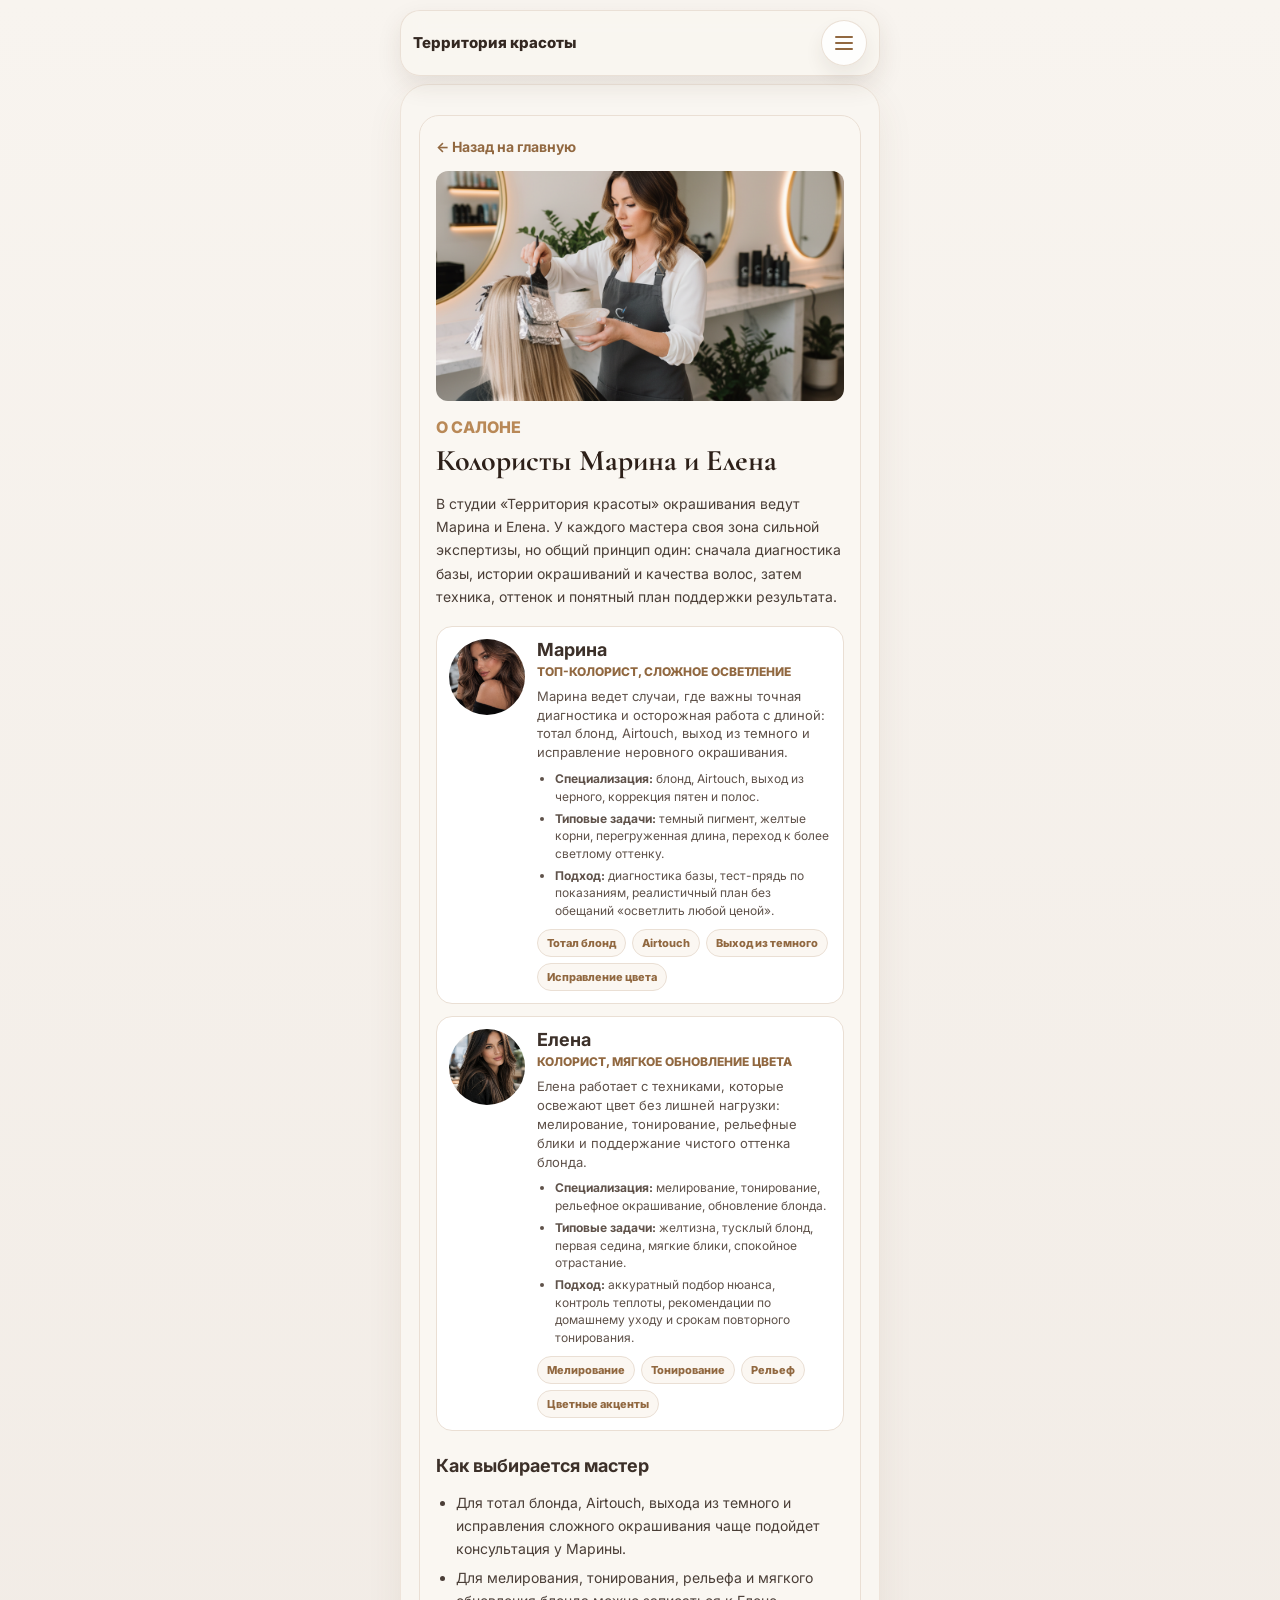
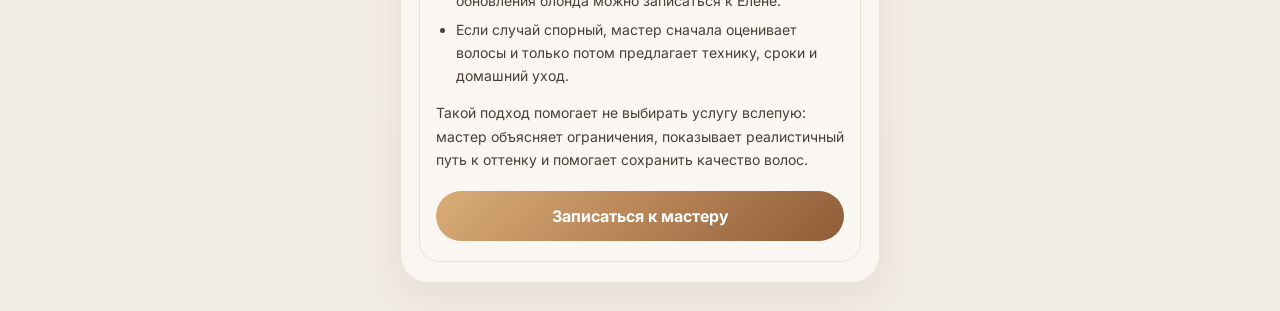
<file: about/masters/index.html>
﻿<!DOCTYPE html>
<html lang="ru">
<head>
  <meta charset="UTF-8" />
  <meta name="viewport" content="width=device-width, initial-scale=1.0" />
  <title>Колористы Марина и Елена в Уфе | Специализация мастеров</title>
  <meta name="description" content="Мастера студии «Территория красоты» в Уфе: Марина работает со сложным блондом, Airtouch и выходом из темного; Елена - с мелированием, тонированием и рельефными техниками." />
  <link rel="preconnect" href="https://fonts.googleapis.com">
  <link rel="preconnect" href="https://fonts.gstatic.com" crossorigin>
  <link href="https://fonts.googleapis.com/css2?family=Inter:wght@400;500;600;700;800&family=Cormorant+Garamond:wght@500;600;700&display=swap" rel="stylesheet">
  <link rel="icon" type="image/png" href="../../assets/img/common/logo-mark.png">
  <script type="application/ld+json">
  {
    "@context": "https://schema.org",
    "@type": "AboutPage",
    "name": "Опытные мастера салона Территория красоты",
    "description": "Информация о колористах Марине и Елене в салоне Территория красоты в Уфе.",
    "mainEntity": {
      "@type": "BeautySalon",
      "name": "Территория красоты",
      "telephone": "+79174193565",
      "address": {
        "@type": "PostalAddress",
        "streetAddress": "Российская 159/1, офис 49",
        "addressLocality": "Уфа",
        "addressCountry": "RU"
      },
      "employee": [
        {
          "@type": "Person",
          "name": "Марина",
          "jobTitle": "Топ-колорист",
          "description": "Специалист по тотал блонду, Airtouch, выходу из темного и исправлению сложных случаев окрашивания. Работает с диагностикой базы, тест-прядью по показаниям и поэтапным планом осветления.",
          "knowsAbout": ["тотал блонд", "Airtouch", "выход из черного", "сложное окрашивание", "исправление окрашивания", "тест-прядь"]
        },
        {
          "@type": "Person",
          "name": "Елена",
          "jobTitle": "Колорист",
          "description": "Специалист по мелированию, тонированию, рельефному окрашиванию, обновлению блонда и поддержанию чистого оттенка между сложными окрашиваниями.",
          "knowsAbout": ["мелирование", "тонирование волос", "рельефное окрашивание", "обновление блонда", "уход за цветом"]
        }
      ]
    }
  }
  </script>
  <style>
    :root { --page:#f9f6f1; --text:#332823; --line:#eadfd4; --accent:#b98957; --accent-dark:#916840; --shadow:0 14px 36px rgba(98,72,49,.08); }
    * { box-sizing: border-box; }
    body { margin:0; font-family:Inter,sans-serif; background:linear-gradient(180deg,#f8f4ef,#f1ebe5); color:var(--text); }
    img { display:block; max-width:100%; }
    .shell { width:min(100%,500px); margin:0 auto; padding:10px 10px 28px; }
    .phone { background:var(--page); border:1px solid #eee4da; border-radius:28px; box-shadow:var(--shadow); overflow:hidden; min-height:calc(100vh - 20px); }
    .section { padding:30px 18px 20px; }
    .card { background:#faf7f2; border:1px solid var(--line); border-radius:20px; padding:20px 16px; }
    .back { display:inline-flex; color:var(--accent-dark); text-decoration:none; font-weight:700; font-size:14px; margin-bottom:16px; }
    .eyebrow { color:var(--accent); text-transform:uppercase; font-weight:800; font-size:16px; margin:0 0 8px; }
    h1 { margin:0 0 16px; font-family:"Cormorant Garamond",serif; font-size:30px; line-height:1.06; color:#2d2019; }
    .content { font-size:14px; color:#4a3e37; line-height:1.65; }
    .masters { display:grid; gap:12px; margin:18px 0; }
    .master { display:flex; gap:12px; padding:12px; border:1px solid var(--line); border-radius:16px; background:#fff; }
    .master img { width:76px; height:76px; border-radius:50%; object-fit:cover; flex-shrink:0; }
    .master h2 { margin:0 0 4px; color:#3c3029; font-size:18px; }
    .master p { margin:0; font-size:13px; color:#5f524a; line-height:1.45; }
    .master-copy { min-width:0; }
    .master-role { margin:0 0 8px; color:var(--accent-dark); font-size:12px; font-weight:800; text-transform:uppercase; }
    .master-list { margin:8px 0 0; padding-left:18px; color:#5f524a; font-size:12px; line-height:1.45; }
    .master-list li { margin-bottom:5px; }
    .master-links { display:flex; flex-wrap:wrap; gap:6px; margin-top:10px; }
    .master-links a {
      display:inline-flex;
      align-items:center;
      min-height:28px;
      padding:5px 9px;
      border-radius:999px;
      border:1px solid var(--line);
      background:#fbf7f2;
      color:var(--accent-dark);
      text-decoration:none;
      font-size:11px;
      font-weight:800;
    }
    .trust-note {
      margin:14px 0 0;
      padding:12px;
      border:1px solid var(--line);
      border-radius:14px;
      background:#fff;
      color:#5f524a;
      font-size:13px;
      line-height:1.55;
    }
    .content h2 { font-size:18px; color:#3c3029; margin:20px 0 10px; }
    .content ul { padding-left:20px; margin:10px 0; }
    .content li { margin-bottom:6px; }
    .btn { min-height:50px; border-radius:999px; display:flex; align-items:center; justify-content:center; margin-top:20px; padding:0 20px; color:#fff; background:linear-gradient(135deg,#d9ad78,#b98658 48%,#8e5d38); text-decoration:none; font-weight:700; }
    @media(max-width:480px){ .shell{padding:0}.phone{border-radius:0;border-left:0;border-right:0}.master{align-items:flex-start}.master img{width:68px;height:68px} }


    .site-menu-toggle {
      display: none;
      width: 36px;
      height: 36px;
      border-radius: 50%;
      border: 1px solid rgba(234, 223, 212, 0.96);
      background: #fff;
      color: var(--accent-dark);
      place-items: center;
      box-shadow: 0 8px 18px rgba(58, 39, 25, 0.10);
      cursor: pointer;
    }

    .site-menu-toggle span,
    .site-menu-toggle span::before,
    .site-menu-toggle span::after {
      display: block;
      width: 18px;
      height: 2px;
      border-radius: 2px;
      background: currentColor;
      content: "";
      position: relative;
      transition: transform 0.2s ease, opacity 0.2s ease;
    }

    .site-menu-toggle span::before { position: absolute; top: -6px; }
    .site-menu-toggle span::after { position: absolute; top: 6px; }

    .site-menu-toggle[aria-expanded="true"] span { background: transparent; }
    .site-menu-toggle[aria-expanded="true"] span::before { transform: translateY(6px) rotate(45deg); background: var(--accent-dark); }
    .site-menu-toggle[aria-expanded="true"] span::after { transform: translateY(-6px) rotate(-45deg); background: var(--accent-dark); }

    .mobile-menu {
      position: fixed;
      inset: 0;
      z-index: 70;
      display: flex;
      align-items: flex-start;
      justify-content: center;
      padding: 82px 16px 18px;
      background: rgba(36, 28, 24, 0.42);
      backdrop-filter: blur(4px);
      opacity: 0;
      visibility: hidden;
      transition: opacity 0.22s ease, visibility 0.22s ease;
    }

    .mobile-menu.open {
      opacity: 1;
      visibility: visible;
    }

    .mobile-menu-card {
      width: min(100%, 430px);
      padding: 12px;
      border-radius: 18px;
      border: 1px solid #efe2d7;
      background: #fff;
      box-shadow: 0 20px 44px rgba(56, 41, 31, 0.18);
      transform: translateY(-12px);
      transition: transform 0.22s ease;
    }

    .mobile-menu.open .mobile-menu-card { transform: translateY(0); }

    .mobile-menu-card a {
      display: flex;
      align-items: center;
      min-height: 42px;
      padding: 10px 12px;
      border-radius: 12px;
      color: #3d3029;
      text-decoration: none;
      font-size: 15px;
      font-weight: 700;
      transition: background 0.2s ease;
    }

    .mobile-menu-card a:hover { background: #f8f2ec; }
    .mobile-menu-card a.is-booking {
      justify-content: center;
      margin-top: 6px;
      color: #fff;
      background: linear-gradient(135deg, #d9ad78 0%, #b98658 48%, #8e5d38 100%);
    }

    .booking-dropdown {
      position: fixed;
      z-index: 95;
      width: min(340px, calc(100vw - 24px));
      padding: 12px;
      border-radius: 18px;
      border: 1px solid rgba(234, 223, 212, 0.96);
      background: rgba(255, 252, 248, 0.98);
      box-shadow: 0 22px 48px rgba(56, 41, 31, 0.20);
      backdrop-filter: blur(14px);
      opacity: 0;
      visibility: hidden;
      pointer-events: none;
      transform: translateY(-8px) scale(0.98);
      transition: opacity 0.18s ease, visibility 0.18s ease, transform 0.18s ease;
    }

    .booking-dropdown.open {
      opacity: 1;
      visibility: visible;
      pointer-events: auto;
      transform: translateY(0) scale(1);
    }

    .booking-primary,
    .booking-option {
      display: flex;
      align-items: center;
      gap: 10px;
      min-height: 46px;
      padding: 10px 12px;
      border-radius: 14px;
      color: #3d3029;
      text-decoration: none;
      font-size: 14px;
      font-weight: 800;
      transition: background 0.18s ease, transform 0.18s ease;
    }

    .booking-primary {
      min-height: 52px;
      color: #fff;
      background: linear-gradient(135deg, #d9ad78 0%, #b98658 48%, #8e5d38 100%);
      box-shadow: 0 10px 22px rgba(105, 71, 43, 0.18);
    }

    .booking-primary:hover,
    .booking-option:hover {
      transform: translateY(-1px);
    }

    .booking-option:hover { background: #f8f2ec; }

    .booking-icon {
      width: 28px;
      height: 28px;
      flex-shrink: 0;
      display: grid;
      place-items: center;
      border-radius: 10px;
      background: #fff;
      border: 1px solid #efe2d7;
    }

    .booking-icon img {
      width: 18px;
      height: 18px;
      object-fit: contain;
    }

    .booking-primary .booking-icon {
      border-color: rgba(255,255,255,0.44);
      background: rgba(255,255,255,0.18);
    }

    .booking-divider {
      height: 1px;
      margin: 10px 4px 8px;
      background: #eadfd4;
    }

    .booking-caption {
      margin: 0 4px 6px;
      color: #8a7b71;
      font-size: 12px;
      font-weight: 700;
    }

    .site-book,
    .sticky-cta button,
    .mobile-menu-card button,
    button.hero-btn {
      font-family: inherit;
      cursor: pointer;
    }

    button.site-book,
    .sticky-cta button,
    .mobile-menu-card button,
    button.hero-btn {
      border: 0;
    }

    .mobile-menu-card button {
      width: 100%;
      display: flex;
      align-items: center;
      min-height: 42px;
      padding: 10px 12px;
      border-radius: 12px;
      color: #3d3029;
      background: transparent;
      text-align: left;
      font-size: 15px;
      font-weight: 700;
      transition: background 0.2s ease;
    }

    .mobile-menu-card button:hover { background: #f8f2ec; }
    .mobile-menu-card button.is-booking {
      justify-content: center;
      margin-top: 6px;
      color: #fff;
      background: linear-gradient(135deg, #d9ad78 0%, #b98658 48%, #8e5d38 100%);
    }

    @media (max-width: 480px) {
      .booking-dropdown {
        width: auto;
        left: 12px !important;
        right: 12px !important;
        bottom: 78px !important;
        top: auto !important;
        border-radius: 20px;
        padding: 12px;
        transform: translateY(12px) scale(0.98);
      }
      .booking-dropdown.open { transform: translateY(0) scale(1); }
      .booking-primary,
      .booking-option { min-height: 48px; font-size: 15px; }
    }
    .site-header {
      position: sticky;
      top: 0;
      z-index: 45;
      display: grid;
      grid-template-columns: auto minmax(0, 1fr) auto;
      align-items: center;
      gap: 10px;
      margin-bottom: 8px;
      padding: 9px 12px;
      border: 1px solid rgba(234, 223, 212, 0.92);
      border-radius: 20px;
      background: rgba(249, 246, 241, 0.94);
      box-shadow: 0 10px 24px rgba(64, 46, 32, 0.10);
      backdrop-filter: blur(12px);
    }

    .site-brand {
      display: inline-flex;
      align-items: center;
      gap: 8px;
      min-width: 0;
      color: #342821;
      text-decoration: none;
      font-weight: 800;
      line-height: 1.05;
    }

    .site-brand img {
      width: 32px;
      height: 32px;
      object-fit: contain;
      flex-shrink: 0;
    }

    .site-brand span {
      max-width: 118px;
      font-size: 13px;
    }

    .site-nav {
      display: flex;
      justify-content: center;
      gap: 4px;
      min-width: 0;
      overflow-x: auto;
      scrollbar-width: none;
    }

    .site-nav::-webkit-scrollbar { display: none; }

    .site-nav a {
      flex: 0 0 auto;
      padding: 7px 9px;
      border-radius: 999px;
      color: #594942;
      text-decoration: none;
      font-size: 12px;
      font-weight: 700;
      white-space: nowrap;
      transition: background 0.2s ease, color 0.2s ease;
    }

    .site-nav a:hover {
      color: #3d2c23;
      background: #f1ebd8;
    }

    .site-book {
      display: inline-flex;
      align-items: center;
      justify-content: center;
      min-height: 36px;
      padding: 0 12px;
      border-radius: 999px;
      color: #fff;
      background: linear-gradient(135deg, #d9ad78 0%, #b98658 48%, #8e5d38 100%);
      border: 1px solid rgba(255,244,230,0.45);
      box-shadow: 0 8px 18px rgba(58, 39, 25, 0.14);
      text-decoration: none;
      font-size: 12px;
      font-weight: 800;
      white-space: nowrap;
    }

    .section,
    .hero,
    #about,
    #works,
    #testimonials,
    #contacts,
    #reviews {
      scroll-margin-top: 96px;
    }

    /* Sticky header: mobile layout */
    @media (max-width: 480px) {
  
    .site-menu-toggle {
      display: none;
      width: 36px;
      height: 36px;
      border-radius: 50%;
      border: 1px solid rgba(234, 223, 212, 0.96);
      background: #fff;
      color: var(--accent-dark);
      place-items: center;
      box-shadow: 0 8px 18px rgba(58, 39, 25, 0.10);
      cursor: pointer;
    }

    .site-menu-toggle span,
    .site-menu-toggle span::before,
    .site-menu-toggle span::after {
      display: block;
      width: 18px;
      height: 2px;
      border-radius: 2px;
      background: currentColor;
      content: "";
      position: relative;
      transition: transform 0.2s ease, opacity 0.2s ease;
    }

    .site-menu-toggle span::before { position: absolute; top: -6px; }
    .site-menu-toggle span::after { position: absolute; top: 6px; }

    .site-menu-toggle[aria-expanded="true"] span { background: transparent; }
    .site-menu-toggle[aria-expanded="true"] span::before { transform: translateY(6px) rotate(45deg); background: var(--accent-dark); }
    .site-menu-toggle[aria-expanded="true"] span::after { transform: translateY(-6px) rotate(-45deg); background: var(--accent-dark); }

    .mobile-menu {
      position: fixed;
      inset: 0;
      z-index: 70;
      display: flex;
      align-items: flex-start;
      justify-content: center;
      padding: 82px 16px 18px;
      background: rgba(36, 28, 24, 0.42);
      backdrop-filter: blur(4px);
      opacity: 0;
      visibility: hidden;
      transition: opacity 0.22s ease, visibility 0.22s ease;
    }

    .mobile-menu.open {
      opacity: 1;
      visibility: visible;
    }

    .mobile-menu-card {
      width: min(100%, 430px);
      padding: 12px;
      border-radius: 18px;
      border: 1px solid #efe2d7;
      background: #fff;
      box-shadow: 0 20px 44px rgba(56, 41, 31, 0.18);
      transform: translateY(-12px);
      transition: transform 0.22s ease;
    }

    .mobile-menu.open .mobile-menu-card { transform: translateY(0); }

    .mobile-menu-card a {
      display: flex;
      align-items: center;
      min-height: 42px;
      padding: 10px 12px;
      border-radius: 12px;
      color: #3d3029;
      text-decoration: none;
      font-size: 15px;
      font-weight: 700;
      transition: background 0.2s ease;
    }

    .mobile-menu-card a:hover { background: #f8f2ec; }
    .mobile-menu-card a.is-booking {
      justify-content: center;
      margin-top: 6px;
      color: #fff;
      background: linear-gradient(135deg, #d9ad78 0%, #b98658 48%, #8e5d38 100%);
    }

    .booking-dropdown {
      position: fixed;
      z-index: 95;
      width: min(340px, calc(100vw - 24px));
      padding: 12px;
      border-radius: 18px;
      border: 1px solid rgba(234, 223, 212, 0.96);
      background: rgba(255, 252, 248, 0.98);
      box-shadow: 0 22px 48px rgba(56, 41, 31, 0.20);
      backdrop-filter: blur(14px);
      opacity: 0;
      visibility: hidden;
      pointer-events: none;
      transform: translateY(-8px) scale(0.98);
      transition: opacity 0.18s ease, visibility 0.18s ease, transform 0.18s ease;
    }

    .booking-dropdown.open {
      opacity: 1;
      visibility: visible;
      pointer-events: auto;
      transform: translateY(0) scale(1);
    }

    .booking-primary,
    .booking-option {
      display: flex;
      align-items: center;
      gap: 10px;
      min-height: 46px;
      padding: 10px 12px;
      border-radius: 14px;
      color: #3d3029;
      text-decoration: none;
      font-size: 14px;
      font-weight: 800;
      transition: background 0.18s ease, transform 0.18s ease;
    }

    .booking-primary {
      min-height: 52px;
      color: #fff;
      background: linear-gradient(135deg, #d9ad78 0%, #b98658 48%, #8e5d38 100%);
      box-shadow: 0 10px 22px rgba(105, 71, 43, 0.18);
    }

    .booking-primary:hover,
    .booking-option:hover {
      transform: translateY(-1px);
    }

    .booking-option:hover { background: #f8f2ec; }

    .booking-icon {
      width: 28px;
      height: 28px;
      flex-shrink: 0;
      display: grid;
      place-items: center;
      border-radius: 10px;
      background: #fff;
      border: 1px solid #efe2d7;
    }

    .booking-icon img {
      width: 18px;
      height: 18px;
      object-fit: contain;
    }

    .booking-primary .booking-icon {
      border-color: rgba(255,255,255,0.44);
      background: rgba(255,255,255,0.18);
    }

    .booking-divider {
      height: 1px;
      margin: 10px 4px 8px;
      background: #eadfd4;
    }

    .booking-caption {
      margin: 0 4px 6px;
      color: #8a7b71;
      font-size: 12px;
      font-weight: 700;
    }

    .site-book,
    .sticky-cta button,
    .mobile-menu-card button,
    button.hero-btn {
      font-family: inherit;
      cursor: pointer;
    }

    button.site-book,
    .sticky-cta button,
    .mobile-menu-card button,
    button.hero-btn {
      border: 0;
    }

    .mobile-menu-card button {
      width: 100%;
      display: flex;
      align-items: center;
      min-height: 42px;
      padding: 10px 12px;
      border-radius: 12px;
      color: #3d3029;
      background: transparent;
      text-align: left;
      font-size: 15px;
      font-weight: 700;
      transition: background 0.2s ease;
    }

    .mobile-menu-card button:hover { background: #f8f2ec; }
    .mobile-menu-card button.is-booking {
      justify-content: center;
      margin-top: 6px;
      color: #fff;
      background: linear-gradient(135deg, #d9ad78 0%, #b98658 48%, #8e5d38 100%);
    }

    @media (max-width: 480px) {
      .booking-dropdown {
        width: auto;
        left: 12px !important;
        right: 12px !important;
        bottom: 78px !important;
        top: auto !important;
        border-radius: 20px;
        padding: 12px;
        transform: translateY(12px) scale(0.98);
      }
      .booking-dropdown.open { transform: translateY(0) scale(1); }
      .booking-primary,
      .booking-option { min-height: 48px; font-size: 15px; }
    }
    .site-header {
        grid-template-columns: minmax(0, 1fr) auto auto;
        gap: 8px;
        margin-bottom: 0;
        padding: 8px 10px;
        border-left: 0;
        border-right: 0;
        border-radius: 0;
      }
      .site-brand img {
        width: 28px;
        height: 28px;
      }
      .site-brand span {
        max-width: 142px;
        font-size: 12px;
      }
      .site-nav {
        grid-column: 1 / -1;
        justify-content: flex-start;
        gap: 3px;
        margin: 0 -2px;
        padding-bottom: 1px;
      }
      .site-nav a {
        padding: 6px 8px;
        font-size: 12px;
      }
      .site-book {
        min-height: 34px;
        padding: 0 10px;
        font-size: 12px;
      }
      .section,
      .hero,
      #about,
      #works,
      #testimonials,
      #contacts,
      #reviews {
        scroll-margin-top: 92px;
      }
    }

    @media (max-width: 480px) {
  
    .booking-dropdown {
      position: fixed;
      z-index: 95;
      width: min(340px, calc(100vw - 24px));
      padding: 12px;
      border-radius: 18px;
      border: 1px solid rgba(234, 223, 212, 0.96);
      background: rgba(255, 252, 248, 0.98);
      box-shadow: 0 22px 48px rgba(56, 41, 31, 0.20);
      backdrop-filter: blur(14px);
      opacity: 0;
      visibility: hidden;
      pointer-events: none;
      transform: translateY(-8px) scale(0.98);
      transition: opacity 0.18s ease, visibility 0.18s ease, transform 0.18s ease;
    }

    .booking-dropdown.open {
      opacity: 1;
      visibility: visible;
      pointer-events: auto;
      transform: translateY(0) scale(1);
    }

    .booking-primary,
    .booking-option {
      display: flex;
      align-items: center;
      gap: 10px;
      min-height: 46px;
      padding: 10px 12px;
      border-radius: 14px;
      color: #3d3029;
      text-decoration: none;
      font-size: 14px;
      font-weight: 800;
      transition: background 0.18s ease, transform 0.18s ease;
    }

    .booking-primary {
      min-height: 52px;
      color: #fff;
      background: linear-gradient(135deg, #d9ad78 0%, #b98658 48%, #8e5d38 100%);
      box-shadow: 0 10px 22px rgba(105, 71, 43, 0.18);
    }

    .booking-primary:hover,
    .booking-option:hover {
      transform: translateY(-1px);
    }

    .booking-option:hover { background: #f8f2ec; }

    .booking-icon {
      width: 28px;
      height: 28px;
      flex-shrink: 0;
      display: grid;
      place-items: center;
      border-radius: 10px;
      background: #fff;
      border: 1px solid #efe2d7;
    }

    .booking-icon img {
      width: 18px;
      height: 18px;
      object-fit: contain;
    }

    .booking-primary .booking-icon {
      border-color: rgba(255,255,255,0.44);
      background: rgba(255,255,255,0.18);
    }

    .booking-divider {
      height: 1px;
      margin: 10px 4px 8px;
      background: #eadfd4;
    }

    .booking-caption {
      margin: 0 4px 6px;
      color: #8a7b71;
      font-size: 12px;
      font-weight: 700;
    }

    .site-book,
    .sticky-cta button,
    .mobile-menu-card button,
    button.hero-btn {
      font-family: inherit;
      cursor: pointer;
    }

    button.site-book,
    .sticky-cta button,
    .mobile-menu-card button,
    button.hero-btn {
      border: 0;
    }

    .mobile-menu-card button {
      width: 100%;
      display: flex;
      align-items: center;
      min-height: 42px;
      padding: 10px 12px;
      border-radius: 12px;
      color: #3d3029;
      background: transparent;
      text-align: left;
      font-size: 15px;
      font-weight: 700;
      transition: background 0.2s ease;
    }

    .mobile-menu-card button:hover { background: #f8f2ec; }
    .mobile-menu-card button.is-booking {
      justify-content: center;
      margin-top: 6px;
      color: #fff;
      background: linear-gradient(135deg, #d9ad78 0%, #b98658 48%, #8e5d38 100%);
    }

    @media (max-width: 480px) {
      .booking-dropdown {
        width: auto;
        left: 12px !important;
        right: 12px !important;
        bottom: 78px !important;
        top: auto !important;
        border-radius: 20px;
        padding: 12px;
        transform: translateY(12px) scale(0.98);
      }
      .booking-dropdown.open { transform: translateY(0) scale(1); }
      .booking-primary,
      .booking-option { min-height: 48px; font-size: 15px; }
    }
    .site-header { grid-template-columns: minmax(0, 1fr) auto auto; }
      .site-nav { display: none; }
      .site-menu-toggle { display: grid; }
    }

    /* Booking dropdown: final rules */
    .booking-dropdown {
      position: fixed;
      z-index: 95;
      width: min(340px, calc(100vw - 24px));
      padding: 12px;
      border-radius: 18px;
      border: 1px solid rgba(234, 223, 212, 0.96);
      background: rgba(255, 252, 248, 0.98);
      box-shadow: 0 22px 48px rgba(56, 41, 31, 0.20);
      backdrop-filter: blur(14px);
      opacity: 0;
      visibility: hidden;
      pointer-events: none;
      transform: translateY(-8px) scale(0.98);
      transition: opacity 0.18s ease, visibility 0.18s ease, transform 0.18s ease;
    }

    .booking-dropdown.open {
      opacity: 1;
      visibility: visible;
      pointer-events: auto;
      transform: translateY(0) scale(1);
    }

    .booking-primary,
    .booking-option {
      display: flex;
      align-items: center;
      gap: 10px;
      min-height: 46px;
      padding: 10px 12px;
      border-radius: 14px;
      color: #3d3029;
      text-decoration: none;
      font-size: 14px;
      font-weight: 800;
      transition: background 0.18s ease, transform 0.18s ease;
    }

    .booking-primary {
      min-height: 52px;
      color: #fff;
      background: linear-gradient(135deg, #d9ad78 0%, #b98658 48%, #8e5d38 100%);
      box-shadow: 0 10px 22px rgba(105, 71, 43, 0.18);
    }

    .booking-primary:hover,
    .booking-option:hover { transform: translateY(-1px); }
    .booking-option:hover { background: #f8f2ec; }

    .booking-icon {
      width: 28px;
      height: 28px;
      flex-shrink: 0;
      display: grid;
      place-items: center;
      border-radius: 10px;
      background: #fff;
      border: 1px solid #efe2d7;
    }

    .booking-icon img {
      width: 18px;
      height: 18px;
      object-fit: contain;
    }

    .booking-primary .booking-icon {
      border-color: rgba(255,255,255,0.44);
      background: rgba(255,255,255,0.18);
    }

    .booking-divider {
      height: 1px;
      margin: 10px 4px 8px;
      background: #eadfd4;
    }

    .booking-caption {
      margin: 0 4px 6px;
      color: #8a7b71;
      font-size: 12px;
      font-weight: 700;
    }

    .site-book,
    .sticky-cta button,
    .mobile-menu-card button,
    button.hero-btn {
      font-family: inherit;
      cursor: pointer;
    }

    button.site-book,
    .sticky-cta button,
    .mobile-menu-card button,
    button.hero-btn { border: 0; }

    .mobile-menu-card button {
      width: 100%;
      display: flex;
      align-items: center;
      min-height: 42px;
      padding: 10px 12px;
      border-radius: 12px;
      color: #3d3029;
      background: transparent;
      text-align: left;
      font-size: 15px;
      font-weight: 700;
      transition: background 0.2s ease;
    }

    .mobile-menu-card button:hover { background: #f8f2ec; }
    .mobile-menu-card button.is-booking {
      justify-content: center;
      margin-top: 6px;
      color: #fff;
      background: linear-gradient(135deg, #d9ad78 0%, #b98658 48%, #8e5d38 100%);
    }

    @media (max-width: 480px) {
      .booking-dropdown {
        width: auto;
        left: 12px !important;
        right: 12px !important;
        bottom: 78px !important;
        top: auto !important;
        border-radius: 20px;
        padding: 12px;
        transform: translateY(12px) scale(0.98);
      }
      .booking-dropdown.open { transform: translateY(0) scale(1); }
      .booking-primary,
      .booking-option { min-height: 48px; font-size: 15px; }
    }

    /* Header final: brand + menu only */
    .site-header {
      grid-template-columns: minmax(0, 1fr) auto !important;
      align-items: center;
      min-height: 58px;
    }

    .site-brand img,
    .site-nav,
    .site-book {
      display: none !important;
    }

    .site-brand span {
      max-width: none !important;
      font-size: 15px !important;
      font-weight: 800;
    }

    .site-menu-toggle {
      display: grid !important;
      width: 46px;
      height: 46px;
      border-radius: 50%;
      background: rgba(255,255,255,0.86);
      border: 1px solid rgba(234, 223, 212, 0.96);
      box-shadow: 0 10px 18px rgba(64,46,32,0.08);
    }

    .service-page-booking {
      width: 100%;
      max-width: 100%;
    }

    @media (max-width: 480px) {
      .site-header {
        min-height: 54px;
        padding: 8px 12px !important;
      }
      .site-brand span { font-size: 14px !important; }
      .site-menu-toggle {
        width: 44px;
        height: 44px;
      }
    }
  
    /* Booking modal final behavior */
    body.booking-open { overflow: hidden; }
    body.booking-open::before {
      content: "";
      position: fixed;
      inset: 0;
      z-index: 90;
      background: rgba(36, 28, 24, 0.42);
      backdrop-filter: blur(3px);
    }
    .booking-dropdown {
      left: 50% !important;
      top: 50% !important;
      right: auto !important;
      bottom: auto !important;
      width: min(360px, calc(100vw - 32px)) !important;
      transform: translate(-50%, -46%) scale(0.98) !important;
    }
    .booking-dropdown.open {
      transform: translate(-50%, -50%) scale(1) !important;
    }
    @media (max-width: 480px) {
      .booking-dropdown {
        left: 50% !important;
        top: 50% !important;
        right: auto !important;
        bottom: auto !important;
        width: min(360px, calc(100vw - 24px)) !important;
      }
    }
  </style>
</head>
<body>
  <div class="booking-dropdown" id="bookingDropdown" aria-hidden="true">
    <a class="booking-primary" href="https://yandex.ru/business/widget/request/company/125972859834" target="_blank" rel="noopener noreferrer">
      <span class="booking-icon"><img src="../../assets/img/icons/yandex.png" alt=""></span>
      <span>Записаться онлайн</span>
    </a>
    <div class="booking-divider"></div>
    <div class="booking-caption">Или напишите нам</div>
    <a class="booking-option" href="https://wa.me/79174193565" target="_blank" rel="noopener noreferrer">
      <span class="booking-icon"><img src="../../assets/img/icons/whatsapp.png" alt=""></span>
      <span>WhatsApp</span>
    </a>
    <a class="booking-option" href="https://t.me/makmarinaa" target="_blank" rel="noopener noreferrer">
      <span class="booking-icon"><img src="../../assets/img/icons/telegram.png" alt=""></span>
      <span>Telegram</span>
    </a>
    <a class="booking-option" href="https://max.ru/u/f9LHodD0cOJKBI7ZMu0eePMwZi3eCOuLe-_6oA2tgidVwVsTL77JQi6zJzo" target="_blank" rel="noopener noreferrer">
      <span class="booking-icon"><img src="../../assets/img/icons/max.png" alt=""></span>
      <span>MAX</span>
    </a>
    <a class="booking-option" href="https://instagram.com/mak.marina" target="_blank" rel="noopener noreferrer">
      <span class="booking-icon"><img src="../../assets/img/icons/instagram.png" alt=""></span>
      <span>Instagram</span>
    </a>
  </div>

  <div class="mobile-menu" id="mobileMenu" aria-hidden="true">
    <div class="mobile-menu-card">
      <a href="../../index.html#about">О салоне</a>
      <a href="../../index.html#works">Услуги</a>
      <a href="../../index.html#testimonials">Отзывы</a>
      <a href="../../index.html#contacts">Как нас найти</a>
      <button class="is-booking" type="button" data-booking-toggle aria-expanded="false" aria-controls="bookingDropdown">Запись</button>
    </div>
  </div>

  <main class="shell">
    <header class="site-header" aria-label="Основная навигация">
      <a class="site-brand" href="../../index.html" aria-label="Территория красоты">
        <img src="../../assets/img/common/logo-mark.png" alt="Логотип Территория красоты">
        <span>Территория красоты</span>
      </a>
      <button class="site-menu-toggle" type="button" data-menu-toggle aria-label="Открыть меню" aria-expanded="false" aria-controls="mobileMenu"><span></span></button>
    </header>
    <div class="phone">
      <section class="section">
        <div class="card">
          <a href="../../index.html#about" class="back">← Назад на главную</a>
          <img src="../../assets/img/about/masters.png" alt="Колористы Марина и Елена в Уфе" style="width:100%;border-radius:12px;margin-bottom:16px;object-fit:cover;aspect-ratio:16/9;">
          <div class="eyebrow">О салоне</div>
          <h1>Колористы Марина и Елена</h1>
          <div class="content">
            <p>В студии «Территория красоты» окрашивания ведут Марина и Елена. У каждого мастера своя зона сильной экспертизы, но общий принцип один: сначала диагностика базы, истории окрашиваний и качества волос, затем техника, оттенок и понятный план поддержки результата.</p>
            <!-- TODO: добавить точный стаж Марины и Елены, обучение/сертификаты и бренды красителей после подтверждения владельцем. -->
          </div>

          <div class="masters">
            <div class="master">
              <img src="../../assets/img/reviews/avatar-3.png" alt="Колорист Марина Уфа">
              <div class="master-copy">
                <h2>Марина</h2>
                <div class="master-role">Топ-колорист, сложное осветление</div>
                <p>Марина ведет случаи, где важны точная диагностика и осторожная работа с длиной: тотал блонд, Airtouch, выход из темного и исправление неровного окрашивания.</p>
                <ul class="master-list">
                  <li><strong>Специализация:</strong> блонд, Airtouch, выход из черного, коррекция пятен и полос.</li>
                  <li><strong>Типовые задачи:</strong> темный пигмент, желтые корни, перегруженная длина, переход к более светлому оттенку.</li>
                  <li><strong>Подход:</strong> диагностика базы, тест-прядь по показаниям, реалистичный план без обещаний «осветлить любой ценой».</li>
                </ul>
                <div class="master-links" aria-label="Услуги Марины">
                  <a href="../../services/total-blond/index.html">Тотал блонд</a>
                  <a href="../../services/airtouch/index.html">Airtouch</a>
                  <a href="../../services/exit-black/index.html">Выход из темного</a>
                  <a href="../../services/correction/index.html">Исправление цвета</a>
                </div>
              </div>
            </div>
            <div class="master">
              <img src="../../assets/img/reviews/avatar-2.png" alt="Колорист Елена Уфа">
              <div class="master-copy">
                <h2>Елена</h2>
                <div class="master-role">Колорист, мягкое обновление цвета</div>
                <p>Елена работает с техниками, которые освежают цвет без лишней нагрузки: мелирование, тонирование, рельефные блики и поддержание чистого оттенка блонда.</p>
                <ul class="master-list">
                  <li><strong>Специализация:</strong> мелирование, тонирование, рельефное окрашивание, обновление блонда.</li>
                  <li><strong>Типовые задачи:</strong> желтизна, тусклый блонд, первая седина, мягкие блики, спокойное отрастание.</li>
                  <li><strong>Подход:</strong> аккуратный подбор нюанса, контроль теплоты, рекомендации по домашнему уходу и срокам повторного тонирования.</li>
                </ul>
                <div class="master-links" aria-label="Услуги Елены">
                  <a href="../../services/melirovanie/index.html">Мелирование</a>
                  <a href="../../services/tonirovanie/index.html">Тонирование</a>
                  <a href="../../services/relief/index.html">Рельеф</a>
                  <a href="../../services/color/index.html">Цветные акценты</a>
                </div>
              </div>
            </div>
          </div>

          <div class="content">
            <h2>Как выбирается мастер</h2>
            <ul>
              <li>Для тотал блонда, Airtouch, выхода из темного и исправления сложного окрашивания чаще подойдет консультация у Марины.</li>
              <li>Для мелирования, тонирования, рельефа и мягкого обновления блонда можно записаться к Елене.</li>
              <li>Если случай спорный, мастер сначала оценивает волосы и только потом предлагает технику, сроки и домашний уход.</li>
            </ul>
            <p>Такой подход помогает не выбирать услугу вслепую: мастер объясняет ограничения, показывает реалистичный путь к оттенку и помогает сохранить качество волос.</p>
          </div>

          <a class="btn" href="https://yandex.ru/business/widget/request/company/125972859834" target="_blank" rel="noopener noreferrer">Записаться к мастеру</a>
        </div>
      </section>
    </div>
  </main>
  <script>
    (() => {
      const menu = document.getElementById('mobileMenu');
      const toggles = document.querySelectorAll('[data-menu-toggle]');
      if (!menu || !toggles.length) return;

      const setMenuState = isOpen => {
        menu.classList.toggle('open', isOpen);
        menu.setAttribute('aria-hidden', String(!isOpen));
        document.body.classList.toggle('menu-open', isOpen);
        toggles.forEach(toggle => toggle.setAttribute('aria-expanded', String(isOpen)));
      };

      toggles.forEach(toggle => {
        toggle.addEventListener('click', () => setMenuState(!menu.classList.contains('open')));
      });

      menu.addEventListener('click', event => {
        if (event.target === menu || event.target.closest('a')) setMenuState(false);
      });

      document.addEventListener('keydown', event => {
        if (event.key === 'Escape' && menu.classList.contains('open')) setMenuState(false);
      });
    })();
  </script>
  <script>
    (() => {
      const dropdown = document.getElementById('bookingDropdown');
      const toggles = document.querySelectorAll('[data-booking-toggle]');
      if (!dropdown || !toggles.length) return;
      let activeToggle = null;

      const placeDropdown = toggle => {
        if (window.matchMedia('(max-width: 480px)').matches) {
          dropdown.style.left = '12px';
          dropdown.style.right = '12px';
          dropdown.style.top = 'auto';
          dropdown.style.bottom = document.querySelector('.sticky-cta') ? '78px' : '16px';
          return;
        }

        const rect = toggle.getBoundingClientRect();
        const width = Math.min(340, window.innerWidth - 24);
        let left = rect.right - width;
        left = Math.max(12, Math.min(left, window.innerWidth - width - 12));
        const top = Math.min(rect.bottom + 10, window.innerHeight - 12);
        dropdown.style.width = width + 'px';
        dropdown.style.left = left + 'px';
        dropdown.style.right = 'auto';
        dropdown.style.top = top + 'px';
        dropdown.style.bottom = 'auto';
      };

      const setBookingState = (isOpen, toggle = activeToggle) => {
        dropdown.classList.toggle('open', isOpen);
        dropdown.setAttribute('aria-hidden', String(!isOpen));
        document.body.classList.toggle('booking-open', isOpen);
        toggles.forEach(item => item.setAttribute('aria-expanded', String(isOpen && item === toggle)));
        activeToggle = isOpen ? toggle : null;
        if (isOpen && toggle) placeDropdown(toggle);
      };

      toggles.forEach(toggle => {
        toggle.addEventListener('click', event => {
          event.preventDefault();
          event.stopPropagation();
          const mobileMenu = document.getElementById('mobileMenu');
          if (mobileMenu && mobileMenu.contains(toggle)) {
            mobileMenu.classList.remove('open');
            mobileMenu.setAttribute('aria-hidden', 'true');
            document.querySelectorAll('[data-menu-toggle]').forEach(item => item.setAttribute('aria-expanded', 'false'));
          }
          setBookingState(!(dropdown.classList.contains('open') && activeToggle === toggle), toggle);
        });
      });

      dropdown.addEventListener('click', event => {
        if (event.target.closest('a')) setBookingState(false);
      });

      document.addEventListener('click', event => {
        if (!dropdown.classList.contains('open')) return;
        if (dropdown.contains(event.target) || event.target.closest('[data-booking-toggle]')) return;
        setBookingState(false);
      });

      document.addEventListener('keydown', event => {
        if (event.key === 'Escape' && dropdown.classList.contains('open')) setBookingState(false);
      });

      window.addEventListener('resize', () => {
        if (dropdown.classList.contains('open') && activeToggle) placeDropdown(activeToggle);
      });
    })();
  </script>
</body>
</html>
</file>
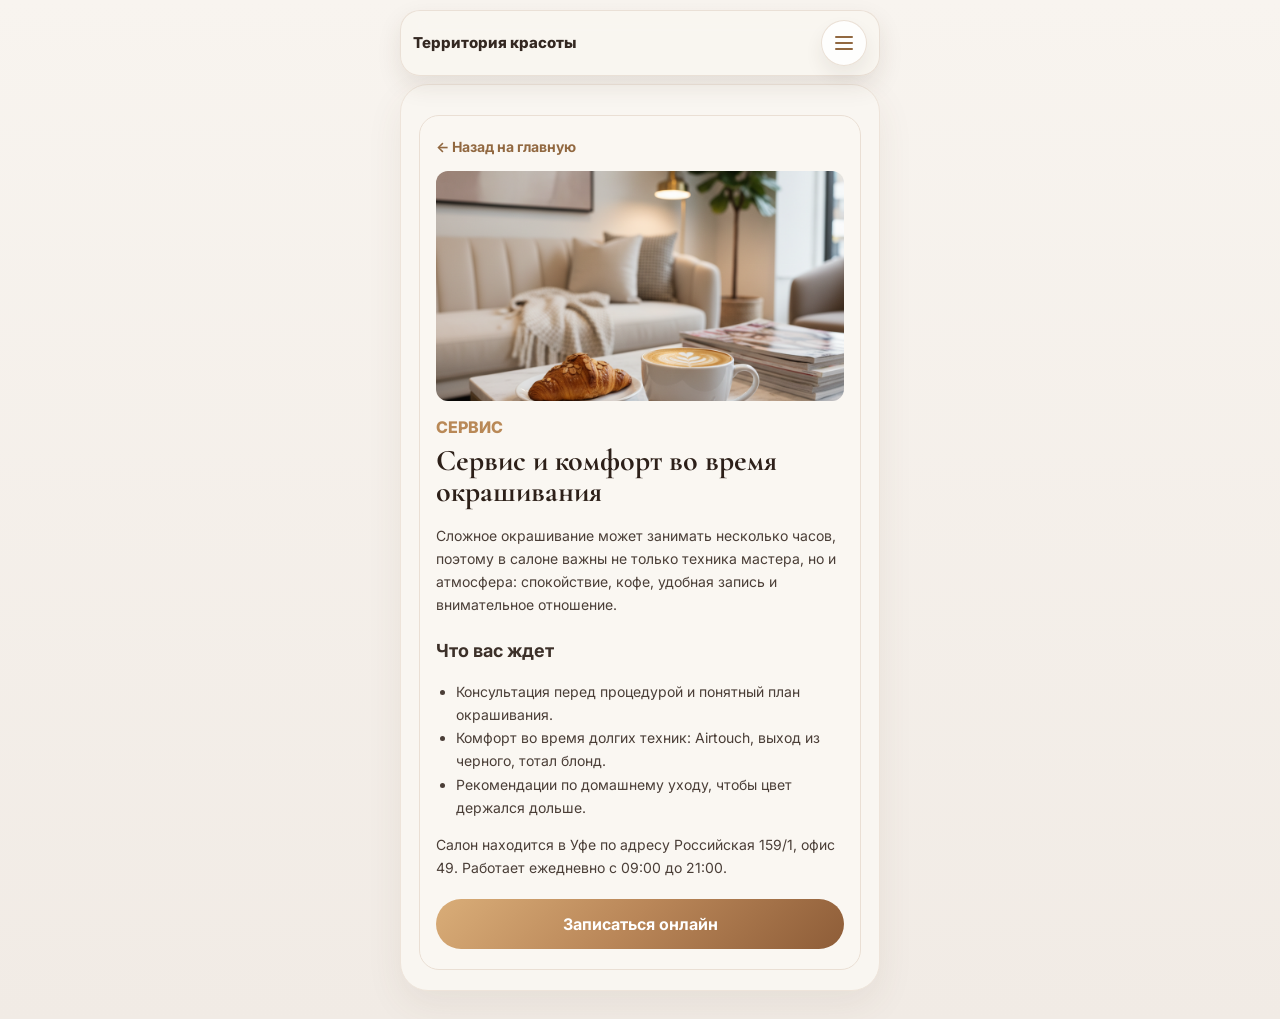
<file: about/service/index.html>
﻿<!DOCTYPE html>
<html lang="ru">
<head>
  <meta charset="UTF-8" />
  <meta name="viewport" content="width=device-width, initial-scale=1.0" />
  <title>Сервис во время окрашивания в Уфе | Территория красоты</title>
  <meta name="description" content="Как проходит визит в студию «Территория красоты»: консультация мастера, удобная запись, комфорт во время длительного окрашивания и понятные рекомендации после." />
  <link rel="preconnect" href="https://fonts.googleapis.com">
  <link rel="preconnect" href="https://fonts.gstatic.com" crossorigin>
  <link href="https://fonts.googleapis.com/css2?family=Inter:wght@400;500;600;700;800&family=Cormorant+Garamond:wght@500;600;700&display=swap" rel="stylesheet">
  <link rel="icon" type="image/png" href="../../assets/img/common/logo-mark.png">
  <script type="application/ld+json">
  {"@context":"https://schema.org","@type":"AboutPage","name":"Сервис и комфорт в салоне Территория красоты","description":"Информация об атмосфере, записи и клиентском сервисе салона в Уфе.","mainEntity":{"@type":"BeautySalon","name":"Территория красоты","telephone":"+79174193565","address":"Уфа, Российская 159/1, офис 49","openingHours":"Mo-Su 09:00-21:00"}}
  </script>
  <style>
    :root { --page:#f9f6f1; --text:#332823; --line:#eadfd4; --accent:#b98957; --accent-dark:#916840; --shadow:0 14px 36px rgba(98,72,49,.08); }
    *{box-sizing:border-box;} body{margin:0;font-family:Inter,sans-serif;background:linear-gradient(180deg,#f8f4ef,#f1ebe5);color:var(--text);} img{display:block;max-width:100%;}.shell{width:min(100%,500px);margin:0 auto;padding:10px 10px 28px;}.phone{background:var(--page);border:1px solid #eee4da;border-radius:28px;box-shadow:var(--shadow);overflow:hidden;min-height:calc(100vh - 20px);}.section{padding:30px 18px 20px;}.card{background:#faf7f2;border:1px solid var(--line);border-radius:20px;padding:20px 16px;}.back{display:inline-flex;color:var(--accent-dark);text-decoration:none;font-weight:700;font-size:14px;margin-bottom:16px;}.eyebrow{color:var(--accent);text-transform:uppercase;font-weight:800;font-size:16px;margin:0 0 8px;}h1{margin:0 0 16px;font-family:"Cormorant Garamond",serif;font-size:30px;line-height:1.06;color:#2d2019;}.content{font-size:14px;color:#4a3e37;line-height:1.65;}.content h2{font-size:18px;color:#3c3029;margin:20px 0 10px;}.content ul{padding-left:20px;}.btn{min-height:50px;border-radius:999px;display:flex;align-items:center;justify-content:center;margin-top:20px;padding:0 20px;color:#fff;background:linear-gradient(135deg,#d9ad78,#b98658 48%,#8e5d38);text-decoration:none;font-weight:700;}@media(max-width:480px){.shell{padding:0}.phone{border-radius:0;border-left:0;border-right:0}}


    .site-menu-toggle {
      display: none;
      width: 36px;
      height: 36px;
      border-radius: 50%;
      border: 1px solid rgba(234, 223, 212, 0.96);
      background: #fff;
      color: var(--accent-dark);
      place-items: center;
      box-shadow: 0 8px 18px rgba(58, 39, 25, 0.10);
      cursor: pointer;
    }

    .site-menu-toggle span,
    .site-menu-toggle span::before,
    .site-menu-toggle span::after {
      display: block;
      width: 18px;
      height: 2px;
      border-radius: 2px;
      background: currentColor;
      content: "";
      position: relative;
      transition: transform 0.2s ease, opacity 0.2s ease;
    }

    .site-menu-toggle span::before { position: absolute; top: -6px; }
    .site-menu-toggle span::after { position: absolute; top: 6px; }

    .site-menu-toggle[aria-expanded="true"] span { background: transparent; }
    .site-menu-toggle[aria-expanded="true"] span::before { transform: translateY(6px) rotate(45deg); background: var(--accent-dark); }
    .site-menu-toggle[aria-expanded="true"] span::after { transform: translateY(-6px) rotate(-45deg); background: var(--accent-dark); }

    .mobile-menu {
      position: fixed;
      inset: 0;
      z-index: 70;
      display: flex;
      align-items: flex-start;
      justify-content: center;
      padding: 82px 16px 18px;
      background: rgba(36, 28, 24, 0.42);
      backdrop-filter: blur(4px);
      opacity: 0;
      visibility: hidden;
      transition: opacity 0.22s ease, visibility 0.22s ease;
    }

    .mobile-menu.open {
      opacity: 1;
      visibility: visible;
    }

    .mobile-menu-card {
      width: min(100%, 430px);
      padding: 12px;
      border-radius: 18px;
      border: 1px solid #efe2d7;
      background: #fff;
      box-shadow: 0 20px 44px rgba(56, 41, 31, 0.18);
      transform: translateY(-12px);
      transition: transform 0.22s ease;
    }

    .mobile-menu.open .mobile-menu-card { transform: translateY(0); }

    .mobile-menu-card a {
      display: flex;
      align-items: center;
      min-height: 42px;
      padding: 10px 12px;
      border-radius: 12px;
      color: #3d3029;
      text-decoration: none;
      font-size: 15px;
      font-weight: 700;
      transition: background 0.2s ease;
    }

    .mobile-menu-card a:hover { background: #f8f2ec; }
    .mobile-menu-card a.is-booking {
      justify-content: center;
      margin-top: 6px;
      color: #fff;
      background: linear-gradient(135deg, #d9ad78 0%, #b98658 48%, #8e5d38 100%);
    }

    .booking-dropdown {
      position: fixed;
      z-index: 95;
      width: min(340px, calc(100vw - 24px));
      padding: 12px;
      border-radius: 18px;
      border: 1px solid rgba(234, 223, 212, 0.96);
      background: rgba(255, 252, 248, 0.98);
      box-shadow: 0 22px 48px rgba(56, 41, 31, 0.20);
      backdrop-filter: blur(14px);
      opacity: 0;
      visibility: hidden;
      pointer-events: none;
      transform: translateY(-8px) scale(0.98);
      transition: opacity 0.18s ease, visibility 0.18s ease, transform 0.18s ease;
    }

    .booking-dropdown.open {
      opacity: 1;
      visibility: visible;
      pointer-events: auto;
      transform: translateY(0) scale(1);
    }

    .booking-primary,
    .booking-option {
      display: flex;
      align-items: center;
      gap: 10px;
      min-height: 46px;
      padding: 10px 12px;
      border-radius: 14px;
      color: #3d3029;
      text-decoration: none;
      font-size: 14px;
      font-weight: 800;
      transition: background 0.18s ease, transform 0.18s ease;
    }

    .booking-primary {
      min-height: 52px;
      color: #fff;
      background: linear-gradient(135deg, #d9ad78 0%, #b98658 48%, #8e5d38 100%);
      box-shadow: 0 10px 22px rgba(105, 71, 43, 0.18);
    }

    .booking-primary:hover,
    .booking-option:hover {
      transform: translateY(-1px);
    }

    .booking-option:hover { background: #f8f2ec; }

    .booking-icon {
      width: 28px;
      height: 28px;
      flex-shrink: 0;
      display: grid;
      place-items: center;
      border-radius: 10px;
      background: #fff;
      border: 1px solid #efe2d7;
    }

    .booking-icon img {
      width: 18px;
      height: 18px;
      object-fit: contain;
    }

    .booking-primary .booking-icon {
      border-color: rgba(255,255,255,0.44);
      background: rgba(255,255,255,0.18);
    }

    .booking-divider {
      height: 1px;
      margin: 10px 4px 8px;
      background: #eadfd4;
    }

    .booking-caption {
      margin: 0 4px 6px;
      color: #8a7b71;
      font-size: 12px;
      font-weight: 700;
    }

    .site-book,
    .sticky-cta button,
    .mobile-menu-card button,
    button.hero-btn {
      font-family: inherit;
      cursor: pointer;
    }

    button.site-book,
    .sticky-cta button,
    .mobile-menu-card button,
    button.hero-btn {
      border: 0;
    }

    .mobile-menu-card button {
      width: 100%;
      display: flex;
      align-items: center;
      min-height: 42px;
      padding: 10px 12px;
      border-radius: 12px;
      color: #3d3029;
      background: transparent;
      text-align: left;
      font-size: 15px;
      font-weight: 700;
      transition: background 0.2s ease;
    }

    .mobile-menu-card button:hover { background: #f8f2ec; }
    .mobile-menu-card button.is-booking {
      justify-content: center;
      margin-top: 6px;
      color: #fff;
      background: linear-gradient(135deg, #d9ad78 0%, #b98658 48%, #8e5d38 100%);
    }

    @media (max-width: 480px) {
      .booking-dropdown {
        width: auto;
        left: 12px !important;
        right: 12px !important;
        bottom: 78px !important;
        top: auto !important;
        border-radius: 20px;
        padding: 12px;
        transform: translateY(12px) scale(0.98);
      }
      .booking-dropdown.open { transform: translateY(0) scale(1); }
      .booking-primary,
      .booking-option { min-height: 48px; font-size: 15px; }
    }
    .site-header {
      position: sticky;
      top: 0;
      z-index: 45;
      display: grid;
      grid-template-columns: auto minmax(0, 1fr) auto;
      align-items: center;
      gap: 10px;
      margin-bottom: 8px;
      padding: 9px 12px;
      border: 1px solid rgba(234, 223, 212, 0.92);
      border-radius: 20px;
      background: rgba(249, 246, 241, 0.94);
      box-shadow: 0 10px 24px rgba(64, 46, 32, 0.10);
      backdrop-filter: blur(12px);
    }

    .site-brand {
      display: inline-flex;
      align-items: center;
      gap: 8px;
      min-width: 0;
      color: #342821;
      text-decoration: none;
      font-weight: 800;
      line-height: 1.05;
    }

    .site-brand img {
      width: 32px;
      height: 32px;
      object-fit: contain;
      flex-shrink: 0;
    }

    .site-brand span {
      max-width: 118px;
      font-size: 13px;
    }

    .site-nav {
      display: flex;
      justify-content: center;
      gap: 4px;
      min-width: 0;
      overflow-x: auto;
      scrollbar-width: none;
    }

    .site-nav::-webkit-scrollbar { display: none; }

    .site-nav a {
      flex: 0 0 auto;
      padding: 7px 9px;
      border-radius: 999px;
      color: #594942;
      text-decoration: none;
      font-size: 12px;
      font-weight: 700;
      white-space: nowrap;
      transition: background 0.2s ease, color 0.2s ease;
    }

    .site-nav a:hover {
      color: #3d2c23;
      background: #f1ebd8;
    }

    .site-book {
      display: inline-flex;
      align-items: center;
      justify-content: center;
      min-height: 36px;
      padding: 0 12px;
      border-radius: 999px;
      color: #fff;
      background: linear-gradient(135deg, #d9ad78 0%, #b98658 48%, #8e5d38 100%);
      border: 1px solid rgba(255,244,230,0.45);
      box-shadow: 0 8px 18px rgba(58, 39, 25, 0.14);
      text-decoration: none;
      font-size: 12px;
      font-weight: 800;
      white-space: nowrap;
    }

    .section,
    .hero,
    #about,
    #works,
    #testimonials,
    #contacts,
    #reviews {
      scroll-margin-top: 96px;
    }

    /* Sticky header: mobile layout */
    @media (max-width: 480px) {
  
    .site-menu-toggle {
      display: none;
      width: 36px;
      height: 36px;
      border-radius: 50%;
      border: 1px solid rgba(234, 223, 212, 0.96);
      background: #fff;
      color: var(--accent-dark);
      place-items: center;
      box-shadow: 0 8px 18px rgba(58, 39, 25, 0.10);
      cursor: pointer;
    }

    .site-menu-toggle span,
    .site-menu-toggle span::before,
    .site-menu-toggle span::after {
      display: block;
      width: 18px;
      height: 2px;
      border-radius: 2px;
      background: currentColor;
      content: "";
      position: relative;
      transition: transform 0.2s ease, opacity 0.2s ease;
    }

    .site-menu-toggle span::before { position: absolute; top: -6px; }
    .site-menu-toggle span::after { position: absolute; top: 6px; }

    .site-menu-toggle[aria-expanded="true"] span { background: transparent; }
    .site-menu-toggle[aria-expanded="true"] span::before { transform: translateY(6px) rotate(45deg); background: var(--accent-dark); }
    .site-menu-toggle[aria-expanded="true"] span::after { transform: translateY(-6px) rotate(-45deg); background: var(--accent-dark); }

    .mobile-menu {
      position: fixed;
      inset: 0;
      z-index: 70;
      display: flex;
      align-items: flex-start;
      justify-content: center;
      padding: 82px 16px 18px;
      background: rgba(36, 28, 24, 0.42);
      backdrop-filter: blur(4px);
      opacity: 0;
      visibility: hidden;
      transition: opacity 0.22s ease, visibility 0.22s ease;
    }

    .mobile-menu.open {
      opacity: 1;
      visibility: visible;
    }

    .mobile-menu-card {
      width: min(100%, 430px);
      padding: 12px;
      border-radius: 18px;
      border: 1px solid #efe2d7;
      background: #fff;
      box-shadow: 0 20px 44px rgba(56, 41, 31, 0.18);
      transform: translateY(-12px);
      transition: transform 0.22s ease;
    }

    .mobile-menu.open .mobile-menu-card { transform: translateY(0); }

    .mobile-menu-card a {
      display: flex;
      align-items: center;
      min-height: 42px;
      padding: 10px 12px;
      border-radius: 12px;
      color: #3d3029;
      text-decoration: none;
      font-size: 15px;
      font-weight: 700;
      transition: background 0.2s ease;
    }

    .mobile-menu-card a:hover { background: #f8f2ec; }
    .mobile-menu-card a.is-booking {
      justify-content: center;
      margin-top: 6px;
      color: #fff;
      background: linear-gradient(135deg, #d9ad78 0%, #b98658 48%, #8e5d38 100%);
    }

    .booking-dropdown {
      position: fixed;
      z-index: 95;
      width: min(340px, calc(100vw - 24px));
      padding: 12px;
      border-radius: 18px;
      border: 1px solid rgba(234, 223, 212, 0.96);
      background: rgba(255, 252, 248, 0.98);
      box-shadow: 0 22px 48px rgba(56, 41, 31, 0.20);
      backdrop-filter: blur(14px);
      opacity: 0;
      visibility: hidden;
      pointer-events: none;
      transform: translateY(-8px) scale(0.98);
      transition: opacity 0.18s ease, visibility 0.18s ease, transform 0.18s ease;
    }

    .booking-dropdown.open {
      opacity: 1;
      visibility: visible;
      pointer-events: auto;
      transform: translateY(0) scale(1);
    }

    .booking-primary,
    .booking-option {
      display: flex;
      align-items: center;
      gap: 10px;
      min-height: 46px;
      padding: 10px 12px;
      border-radius: 14px;
      color: #3d3029;
      text-decoration: none;
      font-size: 14px;
      font-weight: 800;
      transition: background 0.18s ease, transform 0.18s ease;
    }

    .booking-primary {
      min-height: 52px;
      color: #fff;
      background: linear-gradient(135deg, #d9ad78 0%, #b98658 48%, #8e5d38 100%);
      box-shadow: 0 10px 22px rgba(105, 71, 43, 0.18);
    }

    .booking-primary:hover,
    .booking-option:hover {
      transform: translateY(-1px);
    }

    .booking-option:hover { background: #f8f2ec; }

    .booking-icon {
      width: 28px;
      height: 28px;
      flex-shrink: 0;
      display: grid;
      place-items: center;
      border-radius: 10px;
      background: #fff;
      border: 1px solid #efe2d7;
    }

    .booking-icon img {
      width: 18px;
      height: 18px;
      object-fit: contain;
    }

    .booking-primary .booking-icon {
      border-color: rgba(255,255,255,0.44);
      background: rgba(255,255,255,0.18);
    }

    .booking-divider {
      height: 1px;
      margin: 10px 4px 8px;
      background: #eadfd4;
    }

    .booking-caption {
      margin: 0 4px 6px;
      color: #8a7b71;
      font-size: 12px;
      font-weight: 700;
    }

    .site-book,
    .sticky-cta button,
    .mobile-menu-card button,
    button.hero-btn {
      font-family: inherit;
      cursor: pointer;
    }

    button.site-book,
    .sticky-cta button,
    .mobile-menu-card button,
    button.hero-btn {
      border: 0;
    }

    .mobile-menu-card button {
      width: 100%;
      display: flex;
      align-items: center;
      min-height: 42px;
      padding: 10px 12px;
      border-radius: 12px;
      color: #3d3029;
      background: transparent;
      text-align: left;
      font-size: 15px;
      font-weight: 700;
      transition: background 0.2s ease;
    }

    .mobile-menu-card button:hover { background: #f8f2ec; }
    .mobile-menu-card button.is-booking {
      justify-content: center;
      margin-top: 6px;
      color: #fff;
      background: linear-gradient(135deg, #d9ad78 0%, #b98658 48%, #8e5d38 100%);
    }

    @media (max-width: 480px) {
      .booking-dropdown {
        width: auto;
        left: 12px !important;
        right: 12px !important;
        bottom: 78px !important;
        top: auto !important;
        border-radius: 20px;
        padding: 12px;
        transform: translateY(12px) scale(0.98);
      }
      .booking-dropdown.open { transform: translateY(0) scale(1); }
      .booking-primary,
      .booking-option { min-height: 48px; font-size: 15px; }
    }
    .site-header {
        grid-template-columns: minmax(0, 1fr) auto auto;
        gap: 8px;
        margin-bottom: 0;
        padding: 8px 10px;
        border-left: 0;
        border-right: 0;
        border-radius: 0;
      }
      .site-brand img {
        width: 28px;
        height: 28px;
      }
      .site-brand span {
        max-width: 142px;
        font-size: 12px;
      }
      .site-nav {
        grid-column: 1 / -1;
        justify-content: flex-start;
        gap: 3px;
        margin: 0 -2px;
        padding-bottom: 1px;
      }
      .site-nav a {
        padding: 6px 8px;
        font-size: 12px;
      }
      .site-book {
        min-height: 34px;
        padding: 0 10px;
        font-size: 12px;
      }
      .section,
      .hero,
      #about,
      #works,
      #testimonials,
      #contacts,
      #reviews {
        scroll-margin-top: 92px;
      }
    }

    @media (max-width: 480px) {
  
    .booking-dropdown {
      position: fixed;
      z-index: 95;
      width: min(340px, calc(100vw - 24px));
      padding: 12px;
      border-radius: 18px;
      border: 1px solid rgba(234, 223, 212, 0.96);
      background: rgba(255, 252, 248, 0.98);
      box-shadow: 0 22px 48px rgba(56, 41, 31, 0.20);
      backdrop-filter: blur(14px);
      opacity: 0;
      visibility: hidden;
      pointer-events: none;
      transform: translateY(-8px) scale(0.98);
      transition: opacity 0.18s ease, visibility 0.18s ease, transform 0.18s ease;
    }

    .booking-dropdown.open {
      opacity: 1;
      visibility: visible;
      pointer-events: auto;
      transform: translateY(0) scale(1);
    }

    .booking-primary,
    .booking-option {
      display: flex;
      align-items: center;
      gap: 10px;
      min-height: 46px;
      padding: 10px 12px;
      border-radius: 14px;
      color: #3d3029;
      text-decoration: none;
      font-size: 14px;
      font-weight: 800;
      transition: background 0.18s ease, transform 0.18s ease;
    }

    .booking-primary {
      min-height: 52px;
      color: #fff;
      background: linear-gradient(135deg, #d9ad78 0%, #b98658 48%, #8e5d38 100%);
      box-shadow: 0 10px 22px rgba(105, 71, 43, 0.18);
    }

    .booking-primary:hover,
    .booking-option:hover {
      transform: translateY(-1px);
    }

    .booking-option:hover { background: #f8f2ec; }

    .booking-icon {
      width: 28px;
      height: 28px;
      flex-shrink: 0;
      display: grid;
      place-items: center;
      border-radius: 10px;
      background: #fff;
      border: 1px solid #efe2d7;
    }

    .booking-icon img {
      width: 18px;
      height: 18px;
      object-fit: contain;
    }

    .booking-primary .booking-icon {
      border-color: rgba(255,255,255,0.44);
      background: rgba(255,255,255,0.18);
    }

    .booking-divider {
      height: 1px;
      margin: 10px 4px 8px;
      background: #eadfd4;
    }

    .booking-caption {
      margin: 0 4px 6px;
      color: #8a7b71;
      font-size: 12px;
      font-weight: 700;
    }

    .site-book,
    .sticky-cta button,
    .mobile-menu-card button,
    button.hero-btn {
      font-family: inherit;
      cursor: pointer;
    }

    button.site-book,
    .sticky-cta button,
    .mobile-menu-card button,
    button.hero-btn {
      border: 0;
    }

    .mobile-menu-card button {
      width: 100%;
      display: flex;
      align-items: center;
      min-height: 42px;
      padding: 10px 12px;
      border-radius: 12px;
      color: #3d3029;
      background: transparent;
      text-align: left;
      font-size: 15px;
      font-weight: 700;
      transition: background 0.2s ease;
    }

    .mobile-menu-card button:hover { background: #f8f2ec; }
    .mobile-menu-card button.is-booking {
      justify-content: center;
      margin-top: 6px;
      color: #fff;
      background: linear-gradient(135deg, #d9ad78 0%, #b98658 48%, #8e5d38 100%);
    }

    @media (max-width: 480px) {
      .booking-dropdown {
        width: auto;
        left: 12px !important;
        right: 12px !important;
        bottom: 78px !important;
        top: auto !important;
        border-radius: 20px;
        padding: 12px;
        transform: translateY(12px) scale(0.98);
      }
      .booking-dropdown.open { transform: translateY(0) scale(1); }
      .booking-primary,
      .booking-option { min-height: 48px; font-size: 15px; }
    }
    .site-header { grid-template-columns: minmax(0, 1fr) auto auto; }
      .site-nav { display: none; }
      .site-menu-toggle { display: grid; }
    }

    /* Booking dropdown: final rules */
    .booking-dropdown {
      position: fixed;
      z-index: 95;
      width: min(340px, calc(100vw - 24px));
      padding: 12px;
      border-radius: 18px;
      border: 1px solid rgba(234, 223, 212, 0.96);
      background: rgba(255, 252, 248, 0.98);
      box-shadow: 0 22px 48px rgba(56, 41, 31, 0.20);
      backdrop-filter: blur(14px);
      opacity: 0;
      visibility: hidden;
      pointer-events: none;
      transform: translateY(-8px) scale(0.98);
      transition: opacity 0.18s ease, visibility 0.18s ease, transform 0.18s ease;
    }

    .booking-dropdown.open {
      opacity: 1;
      visibility: visible;
      pointer-events: auto;
      transform: translateY(0) scale(1);
    }

    .booking-primary,
    .booking-option {
      display: flex;
      align-items: center;
      gap: 10px;
      min-height: 46px;
      padding: 10px 12px;
      border-radius: 14px;
      color: #3d3029;
      text-decoration: none;
      font-size: 14px;
      font-weight: 800;
      transition: background 0.18s ease, transform 0.18s ease;
    }

    .booking-primary {
      min-height: 52px;
      color: #fff;
      background: linear-gradient(135deg, #d9ad78 0%, #b98658 48%, #8e5d38 100%);
      box-shadow: 0 10px 22px rgba(105, 71, 43, 0.18);
    }

    .booking-primary:hover,
    .booking-option:hover { transform: translateY(-1px); }
    .booking-option:hover { background: #f8f2ec; }

    .booking-icon {
      width: 28px;
      height: 28px;
      flex-shrink: 0;
      display: grid;
      place-items: center;
      border-radius: 10px;
      background: #fff;
      border: 1px solid #efe2d7;
    }

    .booking-icon img {
      width: 18px;
      height: 18px;
      object-fit: contain;
    }

    .booking-primary .booking-icon {
      border-color: rgba(255,255,255,0.44);
      background: rgba(255,255,255,0.18);
    }

    .booking-divider {
      height: 1px;
      margin: 10px 4px 8px;
      background: #eadfd4;
    }

    .booking-caption {
      margin: 0 4px 6px;
      color: #8a7b71;
      font-size: 12px;
      font-weight: 700;
    }

    .site-book,
    .sticky-cta button,
    .mobile-menu-card button,
    button.hero-btn {
      font-family: inherit;
      cursor: pointer;
    }

    button.site-book,
    .sticky-cta button,
    .mobile-menu-card button,
    button.hero-btn { border: 0; }

    .mobile-menu-card button {
      width: 100%;
      display: flex;
      align-items: center;
      min-height: 42px;
      padding: 10px 12px;
      border-radius: 12px;
      color: #3d3029;
      background: transparent;
      text-align: left;
      font-size: 15px;
      font-weight: 700;
      transition: background 0.2s ease;
    }

    .mobile-menu-card button:hover { background: #f8f2ec; }
    .mobile-menu-card button.is-booking {
      justify-content: center;
      margin-top: 6px;
      color: #fff;
      background: linear-gradient(135deg, #d9ad78 0%, #b98658 48%, #8e5d38 100%);
    }

    @media (max-width: 480px) {
      .booking-dropdown {
        width: auto;
        left: 12px !important;
        right: 12px !important;
        bottom: 78px !important;
        top: auto !important;
        border-radius: 20px;
        padding: 12px;
        transform: translateY(12px) scale(0.98);
      }
      .booking-dropdown.open { transform: translateY(0) scale(1); }
      .booking-primary,
      .booking-option { min-height: 48px; font-size: 15px; }
    }

    /* Header final: brand + menu only */
    .site-header {
      grid-template-columns: minmax(0, 1fr) auto !important;
      align-items: center;
      min-height: 58px;
    }

    .site-brand img,
    .site-nav,
    .site-book {
      display: none !important;
    }

    .site-brand span {
      max-width: none !important;
      font-size: 15px !important;
      font-weight: 800;
    }

    .site-menu-toggle {
      display: grid !important;
      width: 46px;
      height: 46px;
      border-radius: 50%;
      background: rgba(255,255,255,0.86);
      border: 1px solid rgba(234, 223, 212, 0.96);
      box-shadow: 0 10px 18px rgba(64,46,32,0.08);
    }

    .service-page-booking {
      width: 100%;
      max-width: 100%;
    }

    @media (max-width: 480px) {
      .site-header {
        min-height: 54px;
        padding: 8px 12px !important;
      }
      .site-brand span { font-size: 14px !important; }
      .site-menu-toggle {
        width: 44px;
        height: 44px;
      }
    }
  
    /* Booking modal final behavior */
    body.booking-open { overflow: hidden; }
    body.booking-open::before {
      content: "";
      position: fixed;
      inset: 0;
      z-index: 90;
      background: rgba(36, 28, 24, 0.42);
      backdrop-filter: blur(3px);
    }
    .booking-dropdown {
      left: 50% !important;
      top: 50% !important;
      right: auto !important;
      bottom: auto !important;
      width: min(360px, calc(100vw - 32px)) !important;
      transform: translate(-50%, -46%) scale(0.98) !important;
    }
    .booking-dropdown.open {
      transform: translate(-50%, -50%) scale(1) !important;
    }
    @media (max-width: 480px) {
      .booking-dropdown {
        left: 50% !important;
        top: 50% !important;
        right: auto !important;
        bottom: auto !important;
        width: min(360px, calc(100vw - 24px)) !important;
      }
    }
  </style>
</head>
<body>
  <div class="booking-dropdown" id="bookingDropdown" aria-hidden="true">
    <a class="booking-primary" href="https://yandex.ru/business/widget/request/company/125972859834" target="_blank" rel="noopener noreferrer">
      <span class="booking-icon"><img src="../../assets/img/icons/yandex.png" alt=""></span>
      <span>Записаться онлайн</span>
    </a>
    <div class="booking-divider"></div>
    <div class="booking-caption">Или напишите нам</div>
    <a class="booking-option" href="https://wa.me/79174193565" target="_blank" rel="noopener noreferrer">
      <span class="booking-icon"><img src="../../assets/img/icons/whatsapp.png" alt=""></span>
      <span>WhatsApp</span>
    </a>
    <a class="booking-option" href="https://t.me/makmarinaa" target="_blank" rel="noopener noreferrer">
      <span class="booking-icon"><img src="../../assets/img/icons/telegram.png" alt=""></span>
      <span>Telegram</span>
    </a>
    <a class="booking-option" href="https://max.ru/u/f9LHodD0cOJKBI7ZMu0eePMwZi3eCOuLe-_6oA2tgidVwVsTL77JQi6zJzo" target="_blank" rel="noopener noreferrer">
      <span class="booking-icon"><img src="../../assets/img/icons/max.png" alt=""></span>
      <span>MAX</span>
    </a>
    <a class="booking-option" href="https://instagram.com/mak.marina" target="_blank" rel="noopener noreferrer">
      <span class="booking-icon"><img src="../../assets/img/icons/instagram.png" alt=""></span>
      <span>Instagram</span>
    </a>
  </div>

  <div class="mobile-menu" id="mobileMenu" aria-hidden="true">
    <div class="mobile-menu-card">
      <a href="../../index.html#about">О салоне</a>
      <a href="../../index.html#works">Услуги</a>
      <a href="../../index.html#testimonials">Отзывы</a>
      <a href="../../index.html#contacts">Как нас найти</a>
      <button class="is-booking" type="button" data-booking-toggle aria-expanded="false" aria-controls="bookingDropdown">Запись</button>
    </div>
  </div>
<main class="shell">
    <header class="site-header" aria-label="Основная навигация">
      <a class="site-brand" href="../../index.html" aria-label="Территория красоты">
        <img src="../../assets/img/common/logo-mark.png" alt="Логотип Территория красоты">
        <span>Территория красоты</span>
      </a>
      <button class="site-menu-toggle" type="button" data-menu-toggle aria-label="Открыть меню" aria-expanded="false" aria-controls="mobileMenu"><span></span></button>
    </header><div class="phone"><section class="section"><div class="card">
  <a href="../../index.html#about" class="back">← Назад на главную</a>
  <img src="../../assets/img/about/service.png" alt="Сервис и комфорт в салоне красоты" style="width:100%;border-radius:12px;margin-bottom:16px;object-fit:cover;aspect-ratio:16/9;">
  <div class="eyebrow">Сервис</div>
  <h1>Сервис и комфорт во время окрашивания</h1>
  <div class="content">
    <p>Сложное окрашивание может занимать несколько часов, поэтому в салоне важны не только техника мастера, но и атмосфера: спокойствие, кофе, удобная запись и внимательное отношение.</p>
    <h2>Что вас ждет</h2>
    <ul><li>Консультация перед процедурой и понятный план окрашивания.</li><li>Комфорт во время долгих техник: Airtouch, выход из черного, тотал блонд.</li><li>Рекомендации по домашнему уходу, чтобы цвет держался дольше.</li></ul>
    <p>Салон находится в Уфе по адресу Российская 159/1, офис 49. Работает ежедневно с 09:00 до 21:00.</p>
  </div>
  <a class="btn" href="https://yandex.ru/business/widget/request/company/125972859834" target="_blank" rel="noopener noreferrer">Записаться онлайн</a>
</div></section></div></main>  <script>
    (() => {
      const menu = document.getElementById('mobileMenu');
      const toggles = document.querySelectorAll('[data-menu-toggle]');
      if (!menu || !toggles.length) return;

      const setMenuState = isOpen => {
        menu.classList.toggle('open', isOpen);
        menu.setAttribute('aria-hidden', String(!isOpen));
        document.body.classList.toggle('menu-open', isOpen);
        toggles.forEach(toggle => toggle.setAttribute('aria-expanded', String(isOpen)));
      };

      toggles.forEach(toggle => {
        toggle.addEventListener('click', () => setMenuState(!menu.classList.contains('open')));
      });

      menu.addEventListener('click', event => {
        if (event.target === menu || event.target.closest('a')) setMenuState(false);
      });

      document.addEventListener('keydown', event => {
        if (event.key === 'Escape' && menu.classList.contains('open')) setMenuState(false);
      });
    })();
  </script>
  <script>
    (() => {
      const dropdown = document.getElementById('bookingDropdown');
      const toggles = document.querySelectorAll('[data-booking-toggle]');
      if (!dropdown || !toggles.length) return;
      let activeToggle = null;

      const placeDropdown = toggle => {
        if (window.matchMedia('(max-width: 480px)').matches) {
          dropdown.style.left = '12px';
          dropdown.style.right = '12px';
          dropdown.style.top = 'auto';
          dropdown.style.bottom = document.querySelector('.sticky-cta') ? '78px' : '16px';
          return;
        }

        const rect = toggle.getBoundingClientRect();
        const width = Math.min(340, window.innerWidth - 24);
        let left = rect.right - width;
        left = Math.max(12, Math.min(left, window.innerWidth - width - 12));
        const top = Math.min(rect.bottom + 10, window.innerHeight - 12);
        dropdown.style.width = width + 'px';
        dropdown.style.left = left + 'px';
        dropdown.style.right = 'auto';
        dropdown.style.top = top + 'px';
        dropdown.style.bottom = 'auto';
      };

      const setBookingState = (isOpen, toggle = activeToggle) => {
        dropdown.classList.toggle('open', isOpen);
        dropdown.setAttribute('aria-hidden', String(!isOpen));
        document.body.classList.toggle('booking-open', isOpen);
        toggles.forEach(item => item.setAttribute('aria-expanded', String(isOpen && item === toggle)));
        activeToggle = isOpen ? toggle : null;
        if (isOpen && toggle) placeDropdown(toggle);
      };

      toggles.forEach(toggle => {
        toggle.addEventListener('click', event => {
          event.preventDefault();
          event.stopPropagation();
          const mobileMenu = document.getElementById('mobileMenu');
          if (mobileMenu && mobileMenu.contains(toggle)) {
            mobileMenu.classList.remove('open');
            mobileMenu.setAttribute('aria-hidden', 'true');
            document.querySelectorAll('[data-menu-toggle]').forEach(item => item.setAttribute('aria-expanded', 'false'));
          }
          setBookingState(!(dropdown.classList.contains('open') && activeToggle === toggle), toggle);
        });
      });

      dropdown.addEventListener('click', event => {
        if (event.target.closest('a')) setBookingState(false);
      });

      document.addEventListener('click', event => {
        if (!dropdown.classList.contains('open')) return;
        if (dropdown.contains(event.target) || event.target.closest('[data-booking-toggle]')) return;
        setBookingState(false);
      });

      document.addEventListener('keydown', event => {
        if (event.key === 'Escape' && dropdown.classList.contains('open')) setBookingState(false);
      });

      window.addEventListener('resize', () => {
        if (dropdown.classList.contains('open') && activeToggle) placeDropdown(activeToggle);
      });
    })();
  </script>
</body></html>
</file>
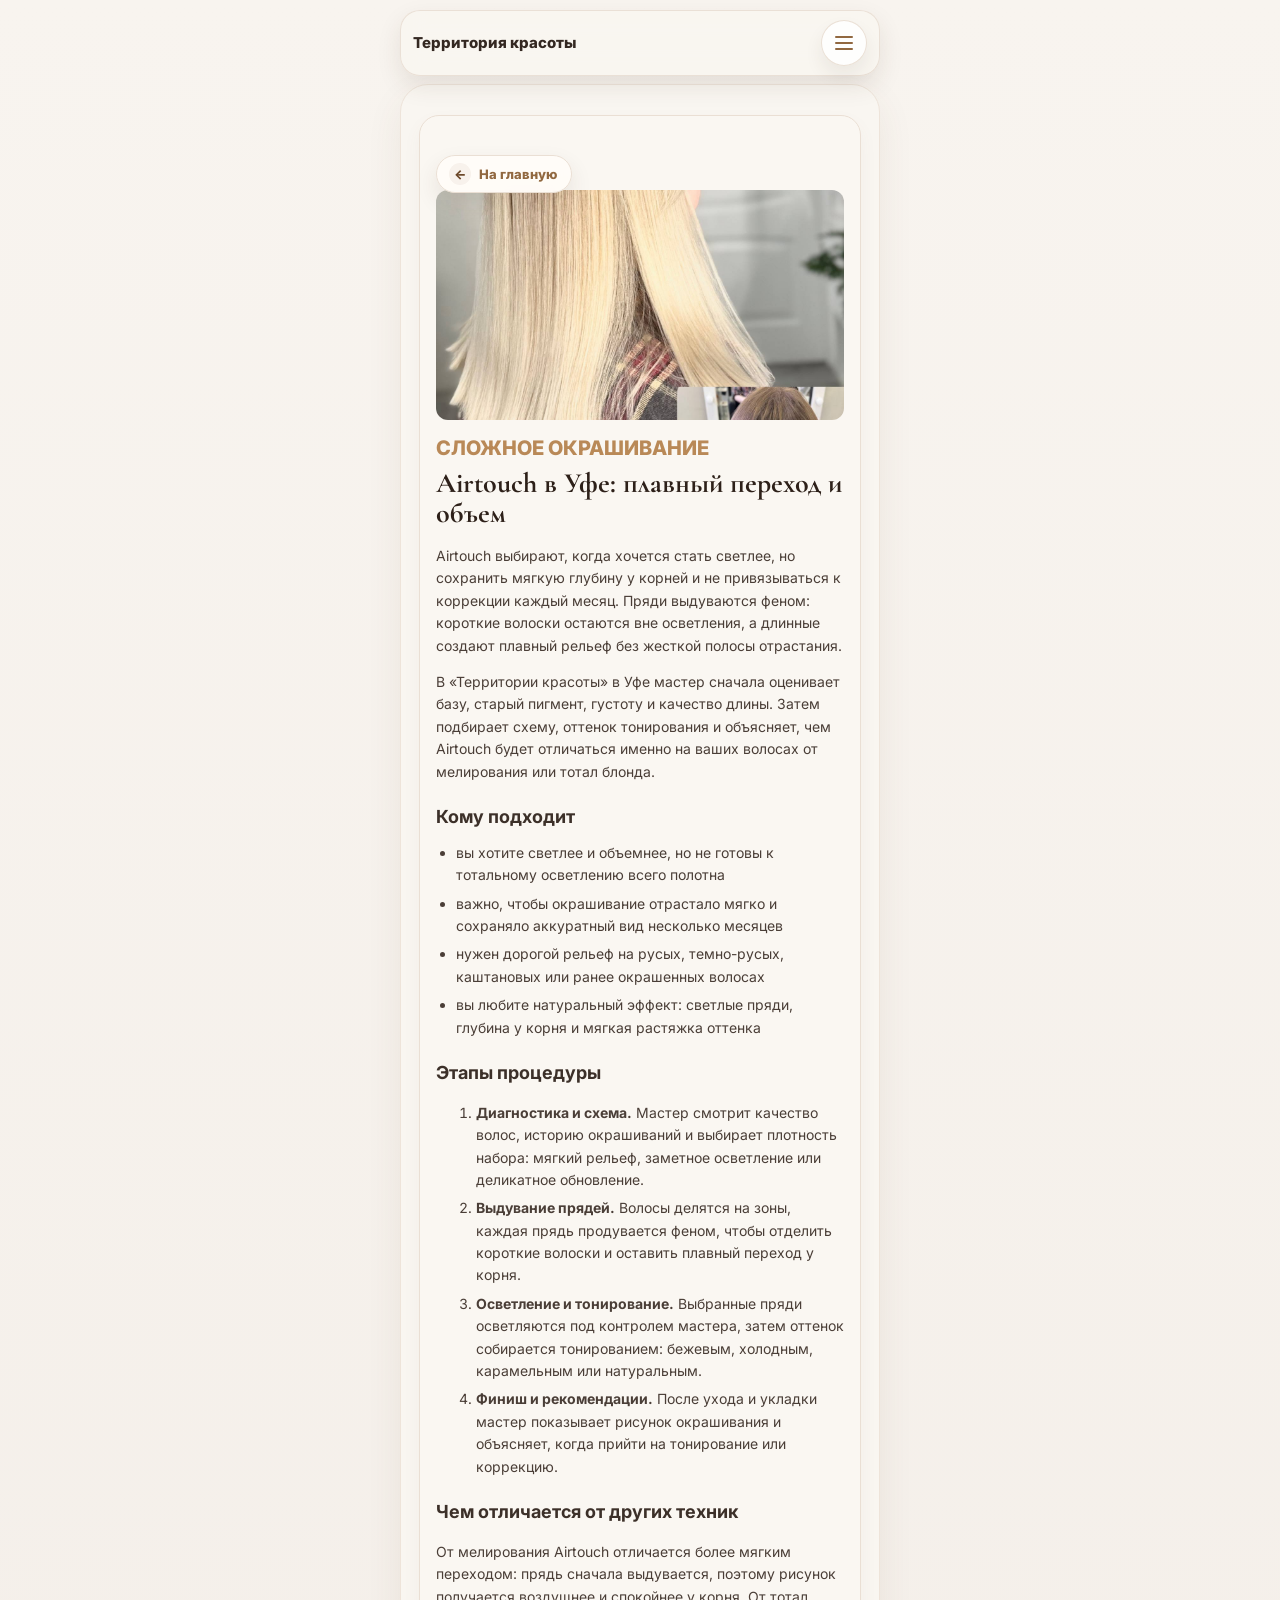
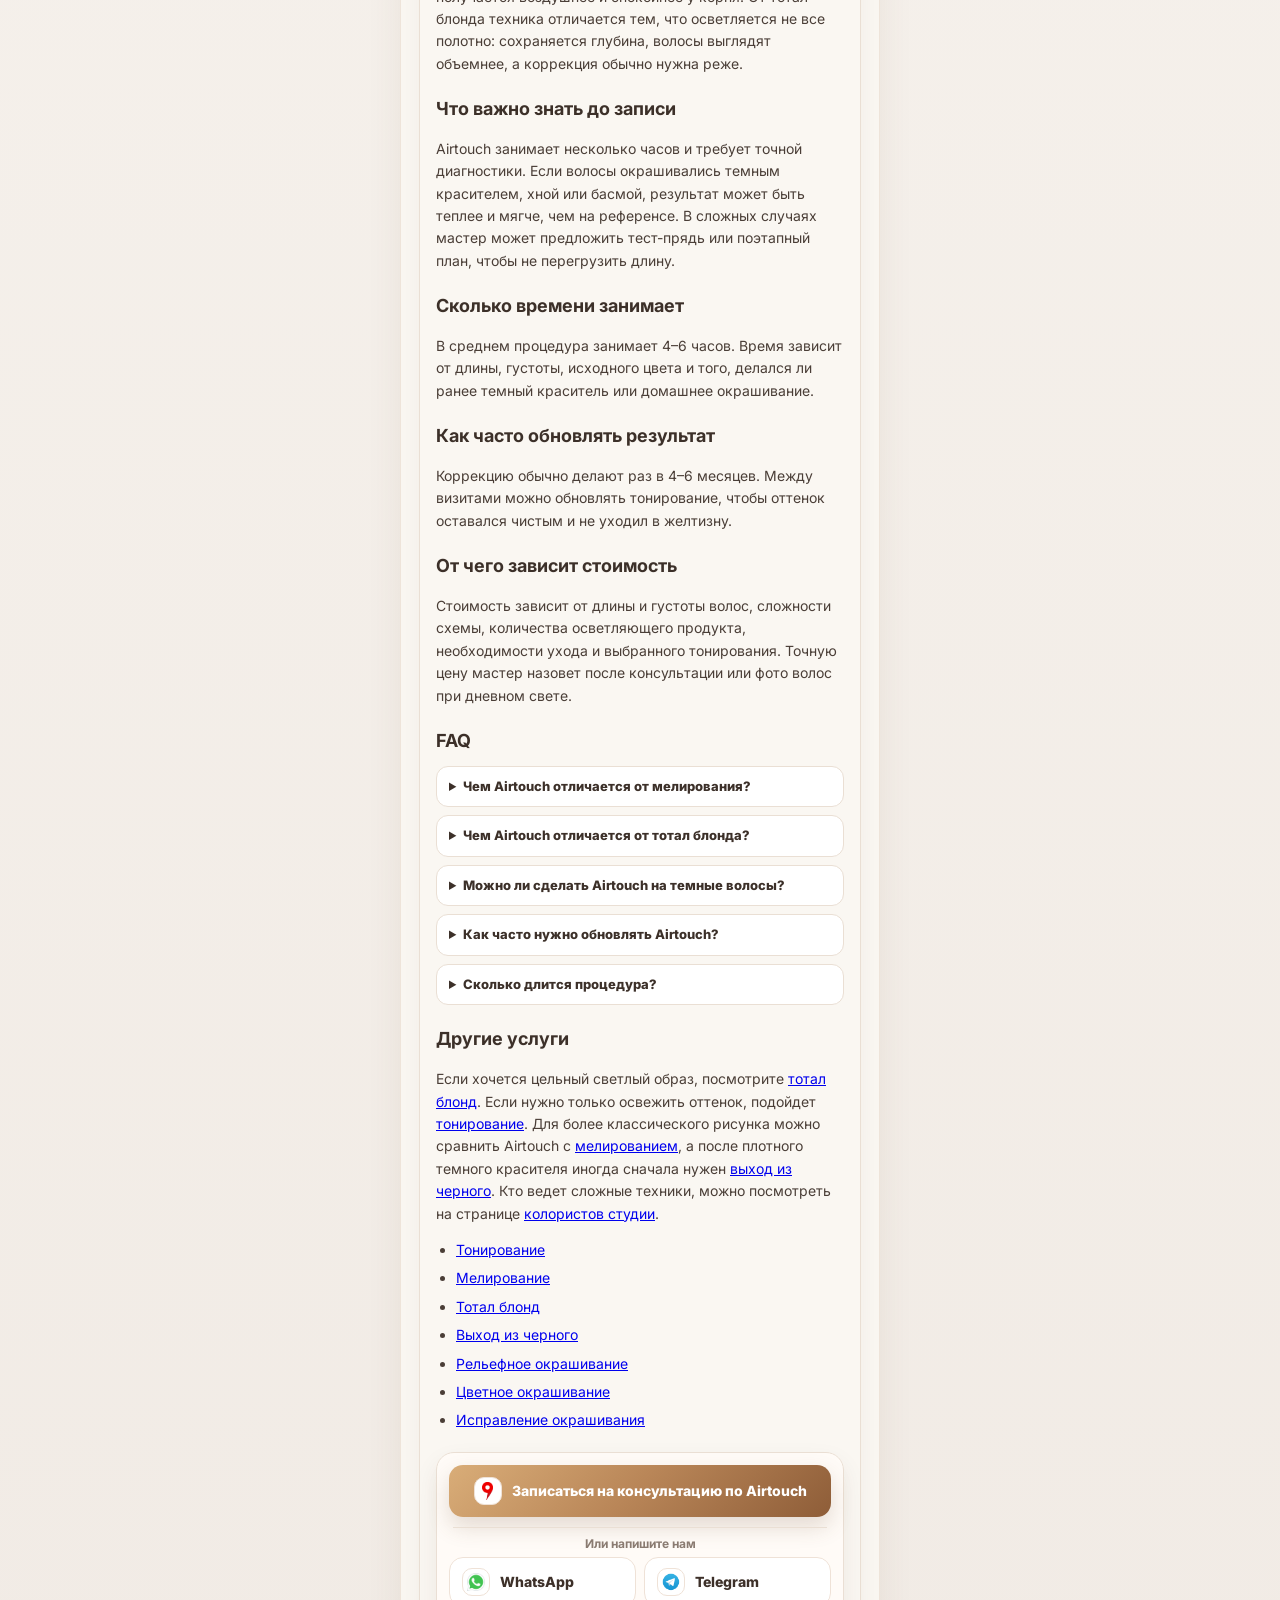
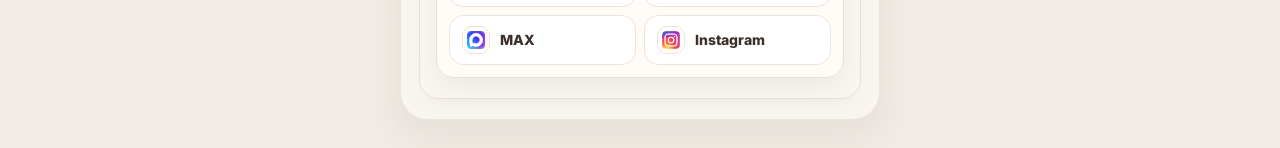
<file: services/airtouch/index.html>
﻿<!DOCTYPE html>
<html lang="ru">
<head>
  <meta charset="UTF-8" />
  <meta name="viewport" content="width=device-width, initial-scale=1.0" />
  <!-- УНИКАЛЬНЫЕ SEO ТЕГИ ДЛЯ КАЖДОЙ СТРАНИЦЫ -->
  <title>Airtouch в Уфе: мягкий рельеф и редкая коррекция | Территория красоты</title>
  <meta name="description" content="Airtouch в Уфе для мягкого перехода, объема и спокойного отрастания. Объясняем отличие от мелирования и тотал блонда, подбираем оттенок и уход." />
  <link rel="canonical" href="https://bestcolorufa.ru/services/airtouch/index.html" />
  <meta property="og:title" content="Airtouch в Уфе: мягкий рельеф и редкая коррекция | Территория красоты" />
  <meta property="og:description" content="Airtouch для мягкого перехода, объема и спокойного отрастания. Консультация колориста в Уфе." />
  <meta property="og:type" content="website" />
  <meta property="og:url" content="https://bestcolorufa.ru/services/airtouch/index.html" />
  <meta property="og:image" content="https://bestcolorufa.ru/assets/services/airtouch/images/cover.png" />
  <meta name="twitter:card" content="summary_large_image" />
  <meta name="twitter:title" content="Airtouch в Уфе: мягкий рельеф и редкая коррекция | Территория красоты" />
  <meta name="twitter:description" content="Airtouch для мягкого перехода, объема и спокойного отрастания. Консультация колориста в Уфе." />
  <meta name="twitter:image" content="https://bestcolorufa.ru/assets/services/airtouch/images/cover.png" />
  <link rel="preconnect" href="https://fonts.googleapis.com">
  <link rel="preconnect" href="https://fonts.gstatic.com" crossorigin>
  <link href="https://fonts.googleapis.com/css2?family=Inter:wght@400;500;600;700;800&family=Cormorant+Garamond:wght@500;600;700&display=swap" rel="stylesheet">
  <link rel="icon" type="image/png" href="../../assets/img/common/logo-mark.png">

  <!-- Подключаем те же базовые стили, что и на главной -->
  <style>
    :root {
      --bg: #f3eee8;
      --page: #f9f6f1;
      --card: #f6f1eb;
      --white: #fff;
      --text: #332823;
      --muted: #8f8075;
      --line: #eadfd4;
      --accent: #b98957;
      --accent-dark: #916840;
      --shadow: 0 14px 36px rgba(98, 72, 49, 0.08);
    }

    * { box-sizing: border-box; }
    html { scroll-behavior: smooth; }
    body {
      margin: 0;
      font-family: Inter, sans-serif;
      background: linear-gradient(180deg, #f8f4ef 0%, #f1ebe5 100%);
      color: var(--text);
    }

    img { display: block; max-width: 100%; }

    .shell {
      width: min(100%, 500px);
      margin: 0 auto;
      padding: 10px 10px 28px;
    }

    .phone {
      background: var(--page);
      border: 1px solid #eee4da;
      border-radius: 28px;
      box-shadow: var(--shadow);
      overflow: hidden;
      min-height: calc(100vh - 20px);
    }

    .section { padding: 20px 18px 0; }
    .section:last-child { padding-bottom: 20px; }

    .eyebrow {
      text-align: center;
      display: block;
      margin: 0 auto 12px auto;
      color: var(--accent);
      text-transform: uppercase;
      font-weight: 800;
      font-size: 20px;
    }

    .contacts-card {
      background: #faf7f2;
      border: 1px solid var(--line);
      border-radius: 20px;
      padding: 20px 16px;
      box-shadow: 0 8px 18px rgba(135, 104, 76, 0.05);
    }

    .hero-btn {
      text-decoration: none;
      min-height: 50px;
      border-radius: 999px;
      display: flex;
      align-items: center;
      justify-content: center;
      padding: 0 20px;
      font-size: 15px;
      line-height: 1.1;
      font-weight: 600;
      letter-spacing: 0.01em;
      white-space: nowrap;
      box-shadow: 0 10px 24px rgba(58, 39, 25, 0.16);
      transition: transform 0.2s ease, opacity 0.2s ease;
    }

    .hero-btn:hover { transform: translateY(-2px); opacity: 0.95; }
    .hero-btn.primary {
      color: #fff;
      background: linear-gradient(135deg, #d9ad78 0%, #b98658 48%, #8e5d38 100%);
      border: 1px solid rgba(255,244,230,0.45);
    }.service-content {
      font-size: 14px;
      color: #4a3e37;
      line-height: 1.6;
    }

    .service-content h2 {
      font-size: 18px;
      color: #3c3029;
      margin: 20px 0 10px;
    }

    .service-content ul {
      padding-left: 20px;
      margin: 10px 0;
    }

    .service-content li { margin-bottom: 6px; }

    @media (max-width: 480px) {
      .shell { padding: 0; }
      .phone {
        border-radius: 0;
        border-left: 0;
        border-right: 0;
        min-height: 100vh;
      }
    }


    .site-menu-toggle {
      display: none;
      width: 36px;
      height: 36px;
      border-radius: 50%;
      border: 1px solid rgba(234, 223, 212, 0.96);
      background: #fff;
      color: var(--accent-dark);
      place-items: center;
      box-shadow: 0 8px 18px rgba(58, 39, 25, 0.10);
      cursor: pointer;
    }

    .site-menu-toggle span,
    .site-menu-toggle span::before,
    .site-menu-toggle span::after {
      display: block;
      width: 18px;
      height: 2px;
      border-radius: 2px;
      background: currentColor;
      content: "";
      position: relative;
      transition: transform 0.2s ease, opacity 0.2s ease;
    }

    .site-menu-toggle span::before { position: absolute; top: -6px; }
    .site-menu-toggle span::after { position: absolute; top: 6px; }

    .site-menu-toggle[aria-expanded="true"] span { background: transparent; }
    .site-menu-toggle[aria-expanded="true"] span::before { transform: translateY(6px) rotate(45deg); background: var(--accent-dark); }
    .site-menu-toggle[aria-expanded="true"] span::after { transform: translateY(-6px) rotate(-45deg); background: var(--accent-dark); }

    .mobile-menu {
      position: fixed;
      inset: 0;
      z-index: 70;
      display: flex;
      align-items: flex-start;
      justify-content: center;
      padding: 82px 16px 18px;
      background: rgba(36, 28, 24, 0.42);
      backdrop-filter: blur(4px);
      opacity: 0;
      visibility: hidden;
      transition: opacity 0.22s ease, visibility 0.22s ease;
    }

    .mobile-menu.open {
      opacity: 1;
      visibility: visible;
    }

    .mobile-menu-card {
      width: min(100%, 430px);
      padding: 12px;
      border-radius: 18px;
      border: 1px solid #efe2d7;
      background: #fff;
      box-shadow: 0 20px 44px rgba(56, 41, 31, 0.18);
      transform: translateY(-12px);
      transition: transform 0.22s ease;
    }

    .mobile-menu.open .mobile-menu-card { transform: translateY(0); }

    .mobile-menu-card a {
      display: flex;
      align-items: center;
      min-height: 42px;
      padding: 10px 12px;
      border-radius: 12px;
      color: #3d3029;
      text-decoration: none;
      font-size: 15px;
      font-weight: 700;
      transition: background 0.2s ease;
    }

    .mobile-menu-card a:hover { background: #f8f2ec; }
    .mobile-menu-card a.is-booking {
      justify-content: center;
      margin-top: 6px;
      color: #fff;
      background: linear-gradient(135deg, #d9ad78 0%, #b98658 48%, #8e5d38 100%);
    }

    .booking-dropdown {
      position: fixed;
      z-index: 95;
      width: min(340px, calc(100vw - 24px));
      padding: 12px;
      border-radius: 18px;
      border: 1px solid rgba(234, 223, 212, 0.96);
      background: rgba(255, 252, 248, 0.98);
      box-shadow: 0 22px 48px rgba(56, 41, 31, 0.20);
      backdrop-filter: blur(14px);
      opacity: 0;
      visibility: hidden;
      pointer-events: none;
      transform: translateY(-8px) scale(0.98);
      transition: opacity 0.18s ease, visibility 0.18s ease, transform 0.18s ease;
    }

    .booking-dropdown.open {
      opacity: 1;
      visibility: visible;
      pointer-events: auto;
      transform: translateY(0) scale(1);
    }

    .booking-primary,
    .booking-option {
      display: flex;
      align-items: center;
      gap: 10px;
      min-height: 46px;
      padding: 10px 12px;
      border-radius: 14px;
      color: #3d3029;
      text-decoration: none;
      font-size: 14px;
      font-weight: 800;
      transition: background 0.18s ease, transform 0.18s ease;
    }

    .booking-primary {
      min-height: 52px;
      color: #fff;
      background: linear-gradient(135deg, #d9ad78 0%, #b98658 48%, #8e5d38 100%);
      box-shadow: 0 10px 22px rgba(105, 71, 43, 0.18);
    }

    .booking-primary:hover,
    .booking-option:hover {
      transform: translateY(-1px);
    }

    .booking-option:hover { background: #f8f2ec; }

    .booking-icon {
      width: 28px;
      height: 28px;
      flex-shrink: 0;
      display: grid;
      place-items: center;
      border-radius: 10px;
      background: #fff;
      border: 1px solid #efe2d7;
    }

    .booking-icon img {
      width: 18px;
      height: 18px;
      object-fit: contain;
    }

    .booking-primary .booking-icon {
      border-color: rgba(255,255,255,0.44);
      background: rgba(255,255,255,0.18);
    }

    .booking-divider {
      height: 1px;
      margin: 10px 4px 8px;
      background: #eadfd4;
    }

    .booking-caption {
      margin: 0 4px 6px;
      color: #8a7b71;
      font-size: 12px;
      font-weight: 700;
    }

    .site-book,
    .sticky-cta button,
    .mobile-menu-card button,
    button.hero-btn {
      font-family: inherit;
      cursor: pointer;
    }

    button.site-book,
    .sticky-cta button,
    .mobile-menu-card button,
    button.hero-btn {
      border: 0;
    }

    .mobile-menu-card button {
      width: 100%;
      display: flex;
      align-items: center;
      min-height: 42px;
      padding: 10px 12px;
      border-radius: 12px;
      color: #3d3029;
      background: transparent;
      text-align: left;
      font-size: 15px;
      font-weight: 700;
      transition: background 0.2s ease;
    }

    .mobile-menu-card button:hover { background: #f8f2ec; }
    .mobile-menu-card button.is-booking {
      justify-content: center;
      margin-top: 6px;
      color: #fff;
      background: linear-gradient(135deg, #d9ad78 0%, #b98658 48%, #8e5d38 100%);
    }

    @media (max-width: 480px) {
      .booking-dropdown {
        width: auto;
        left: 12px !important;
        right: 12px !important;
        bottom: 78px !important;
        top: auto !important;
        border-radius: 20px;
        padding: 12px;
        transform: translateY(12px) scale(0.98);
      }
      .booking-dropdown.open { transform: translateY(0) scale(1); }
      .booking-primary,
      .booking-option { min-height: 48px; font-size: 15px; }
    }
    .site-header {
      position: sticky;
      top: 0;
      z-index: 45;
      display: grid;
      grid-template-columns: auto minmax(0, 1fr) auto;
      align-items: center;
      gap: 10px;
      margin-bottom: 8px;
      padding: 9px 12px;
      border: 1px solid rgba(234, 223, 212, 0.92);
      border-radius: 20px;
      background: rgba(249, 246, 241, 0.94);
      box-shadow: 0 10px 24px rgba(64, 46, 32, 0.10);
      backdrop-filter: blur(12px);
    }

    .site-brand {
      display: inline-flex;
      align-items: center;
      gap: 8px;
      min-width: 0;
      color: #342821;
      text-decoration: none;
      font-weight: 800;
      line-height: 1.05;
    }

    .site-brand img {
      width: 32px;
      height: 32px;
      object-fit: contain;
      flex-shrink: 0;
    }

    .site-brand span {
      max-width: 118px;
      font-size: 13px;
    }

    .site-nav {
      display: flex;
      justify-content: center;
      gap: 4px;
      min-width: 0;
      overflow-x: auto;
      scrollbar-width: none;
    }

    .site-nav::-webkit-scrollbar { display: none; }

    .site-nav a {
      flex: 0 0 auto;
      padding: 7px 9px;
      border-radius: 999px;
      color: #594942;
      text-decoration: none;
      font-size: 12px;
      font-weight: 700;
      white-space: nowrap;
      transition: background 0.2s ease, color 0.2s ease;
    }

    .site-nav a:hover {
      color: #3d2c23;
      background: #f1ebd8;
    }

    .site-book {
      display: inline-flex;
      align-items: center;
      justify-content: center;
      min-height: 36px;
      padding: 0 12px;
      border-radius: 999px;
      color: #fff;
      background: linear-gradient(135deg, #d9ad78 0%, #b98658 48%, #8e5d38 100%);
      border: 1px solid rgba(255,244,230,0.45);
      box-shadow: 0 8px 18px rgba(58, 39, 25, 0.14);
      text-decoration: none;
      font-size: 12px;
      font-weight: 800;
      white-space: nowrap;
    }

    .section,
    .hero,
    #about,
    #works,
    #testimonials,
    #contacts,
    #reviews {
      scroll-margin-top: 96px;
    }

    /* Sticky header: mobile layout */
    @media (max-width: 480px) {
  
    .site-menu-toggle {
      display: none;
      width: 36px;
      height: 36px;
      border-radius: 50%;
      border: 1px solid rgba(234, 223, 212, 0.96);
      background: #fff;
      color: var(--accent-dark);
      place-items: center;
      box-shadow: 0 8px 18px rgba(58, 39, 25, 0.10);
      cursor: pointer;
    }

    .site-menu-toggle span,
    .site-menu-toggle span::before,
    .site-menu-toggle span::after {
      display: block;
      width: 18px;
      height: 2px;
      border-radius: 2px;
      background: currentColor;
      content: "";
      position: relative;
      transition: transform 0.2s ease, opacity 0.2s ease;
    }

    .site-menu-toggle span::before { position: absolute; top: -6px; }
    .site-menu-toggle span::after { position: absolute; top: 6px; }

    .site-menu-toggle[aria-expanded="true"] span { background: transparent; }
    .site-menu-toggle[aria-expanded="true"] span::before { transform: translateY(6px) rotate(45deg); background: var(--accent-dark); }
    .site-menu-toggle[aria-expanded="true"] span::after { transform: translateY(-6px) rotate(-45deg); background: var(--accent-dark); }

    .mobile-menu {
      position: fixed;
      inset: 0;
      z-index: 70;
      display: flex;
      align-items: flex-start;
      justify-content: center;
      padding: 82px 16px 18px;
      background: rgba(36, 28, 24, 0.42);
      backdrop-filter: blur(4px);
      opacity: 0;
      visibility: hidden;
      transition: opacity 0.22s ease, visibility 0.22s ease;
    }

    .mobile-menu.open {
      opacity: 1;
      visibility: visible;
    }

    .mobile-menu-card {
      width: min(100%, 430px);
      padding: 12px;
      border-radius: 18px;
      border: 1px solid #efe2d7;
      background: #fff;
      box-shadow: 0 20px 44px rgba(56, 41, 31, 0.18);
      transform: translateY(-12px);
      transition: transform 0.22s ease;
    }

    .mobile-menu.open .mobile-menu-card { transform: translateY(0); }

    .mobile-menu-card a {
      display: flex;
      align-items: center;
      min-height: 42px;
      padding: 10px 12px;
      border-radius: 12px;
      color: #3d3029;
      text-decoration: none;
      font-size: 15px;
      font-weight: 700;
      transition: background 0.2s ease;
    }

    .mobile-menu-card a:hover { background: #f8f2ec; }
    .mobile-menu-card a.is-booking {
      justify-content: center;
      margin-top: 6px;
      color: #fff;
      background: linear-gradient(135deg, #d9ad78 0%, #b98658 48%, #8e5d38 100%);
    }

    .booking-dropdown {
      position: fixed;
      z-index: 95;
      width: min(340px, calc(100vw - 24px));
      padding: 12px;
      border-radius: 18px;
      border: 1px solid rgba(234, 223, 212, 0.96);
      background: rgba(255, 252, 248, 0.98);
      box-shadow: 0 22px 48px rgba(56, 41, 31, 0.20);
      backdrop-filter: blur(14px);
      opacity: 0;
      visibility: hidden;
      pointer-events: none;
      transform: translateY(-8px) scale(0.98);
      transition: opacity 0.18s ease, visibility 0.18s ease, transform 0.18s ease;
    }

    .booking-dropdown.open {
      opacity: 1;
      visibility: visible;
      pointer-events: auto;
      transform: translateY(0) scale(1);
    }

    .booking-primary,
    .booking-option {
      display: flex;
      align-items: center;
      gap: 10px;
      min-height: 46px;
      padding: 10px 12px;
      border-radius: 14px;
      color: #3d3029;
      text-decoration: none;
      font-size: 14px;
      font-weight: 800;
      transition: background 0.18s ease, transform 0.18s ease;
    }

    .booking-primary {
      min-height: 52px;
      color: #fff;
      background: linear-gradient(135deg, #d9ad78 0%, #b98658 48%, #8e5d38 100%);
      box-shadow: 0 10px 22px rgba(105, 71, 43, 0.18);
    }

    .booking-primary:hover,
    .booking-option:hover {
      transform: translateY(-1px);
    }

    .booking-option:hover { background: #f8f2ec; }

    .booking-icon {
      width: 28px;
      height: 28px;
      flex-shrink: 0;
      display: grid;
      place-items: center;
      border-radius: 10px;
      background: #fff;
      border: 1px solid #efe2d7;
    }

    .booking-icon img {
      width: 18px;
      height: 18px;
      object-fit: contain;
    }

    .booking-primary .booking-icon {
      border-color: rgba(255,255,255,0.44);
      background: rgba(255,255,255,0.18);
    }

    .booking-divider {
      height: 1px;
      margin: 10px 4px 8px;
      background: #eadfd4;
    }

    .booking-caption {
      margin: 0 4px 6px;
      color: #8a7b71;
      font-size: 12px;
      font-weight: 700;
    }

    .site-book,
    .sticky-cta button,
    .mobile-menu-card button,
    button.hero-btn {
      font-family: inherit;
      cursor: pointer;
    }

    button.site-book,
    .sticky-cta button,
    .mobile-menu-card button,
    button.hero-btn {
      border: 0;
    }

    .mobile-menu-card button {
      width: 100%;
      display: flex;
      align-items: center;
      min-height: 42px;
      padding: 10px 12px;
      border-radius: 12px;
      color: #3d3029;
      background: transparent;
      text-align: left;
      font-size: 15px;
      font-weight: 700;
      transition: background 0.2s ease;
    }

    .mobile-menu-card button:hover { background: #f8f2ec; }
    .mobile-menu-card button.is-booking {
      justify-content: center;
      margin-top: 6px;
      color: #fff;
      background: linear-gradient(135deg, #d9ad78 0%, #b98658 48%, #8e5d38 100%);
    }

    @media (max-width: 480px) {
      .booking-dropdown {
        width: auto;
        left: 12px !important;
        right: 12px !important;
        bottom: 78px !important;
        top: auto !important;
        border-radius: 20px;
        padding: 12px;
        transform: translateY(12px) scale(0.98);
      }
      .booking-dropdown.open { transform: translateY(0) scale(1); }
      .booking-primary,
      .booking-option { min-height: 48px; font-size: 15px; }
    }
    .site-header {
        grid-template-columns: minmax(0, 1fr) auto auto;
        gap: 8px;
        margin-bottom: 0;
        padding: 8px 10px;
        border-left: 0;
        border-right: 0;
        border-radius: 0;
      }
      .site-brand img {
        width: 28px;
        height: 28px;
      }
      .site-brand span {
        max-width: 142px;
        font-size: 12px;
      }
      .site-nav {
        grid-column: 1 / -1;
        justify-content: flex-start;
        gap: 3px;
        margin: 0 -2px;
        padding-bottom: 1px;
      }
      .site-nav a {
        padding: 6px 8px;
        font-size: 12px;
      }
      .site-book {
        min-height: 34px;
        padding: 0 10px;
        font-size: 12px;
      }
      .section,
      .hero,
      #about,
      #works,
      #testimonials,
      #contacts,
      #reviews {
        scroll-margin-top: 92px;
      }
    }

    @media (max-width: 480px) {
  
    .booking-dropdown {
      position: fixed;
      z-index: 95;
      width: min(340px, calc(100vw - 24px));
      padding: 12px;
      border-radius: 18px;
      border: 1px solid rgba(234, 223, 212, 0.96);
      background: rgba(255, 252, 248, 0.98);
      box-shadow: 0 22px 48px rgba(56, 41, 31, 0.20);
      backdrop-filter: blur(14px);
      opacity: 0;
      visibility: hidden;
      pointer-events: none;
      transform: translateY(-8px) scale(0.98);
      transition: opacity 0.18s ease, visibility 0.18s ease, transform 0.18s ease;
    }

    .booking-dropdown.open {
      opacity: 1;
      visibility: visible;
      pointer-events: auto;
      transform: translateY(0) scale(1);
    }

    .booking-primary,
    .booking-option {
      display: flex;
      align-items: center;
      gap: 10px;
      min-height: 46px;
      padding: 10px 12px;
      border-radius: 14px;
      color: #3d3029;
      text-decoration: none;
      font-size: 14px;
      font-weight: 800;
      transition: background 0.18s ease, transform 0.18s ease;
    }

    .booking-primary {
      min-height: 52px;
      color: #fff;
      background: linear-gradient(135deg, #d9ad78 0%, #b98658 48%, #8e5d38 100%);
      box-shadow: 0 10px 22px rgba(105, 71, 43, 0.18);
    }

    .booking-primary:hover,
    .booking-option:hover {
      transform: translateY(-1px);
    }

    .booking-option:hover { background: #f8f2ec; }

    .booking-icon {
      width: 28px;
      height: 28px;
      flex-shrink: 0;
      display: grid;
      place-items: center;
      border-radius: 10px;
      background: #fff;
      border: 1px solid #efe2d7;
    }

    .booking-icon img {
      width: 18px;
      height: 18px;
      object-fit: contain;
    }

    .booking-primary .booking-icon {
      border-color: rgba(255,255,255,0.44);
      background: rgba(255,255,255,0.18);
    }

    .booking-divider {
      height: 1px;
      margin: 10px 4px 8px;
      background: #eadfd4;
    }

    .booking-caption {
      margin: 0 4px 6px;
      color: #8a7b71;
      font-size: 12px;
      font-weight: 700;
    }

    .site-book,
    .sticky-cta button,
    .mobile-menu-card button,
    button.hero-btn {
      font-family: inherit;
      cursor: pointer;
    }

    button.site-book,
    .sticky-cta button,
    .mobile-menu-card button,
    button.hero-btn {
      border: 0;
    }

    .mobile-menu-card button {
      width: 100%;
      display: flex;
      align-items: center;
      min-height: 42px;
      padding: 10px 12px;
      border-radius: 12px;
      color: #3d3029;
      background: transparent;
      text-align: left;
      font-size: 15px;
      font-weight: 700;
      transition: background 0.2s ease;
    }

    .mobile-menu-card button:hover { background: #f8f2ec; }
    .mobile-menu-card button.is-booking {
      justify-content: center;
      margin-top: 6px;
      color: #fff;
      background: linear-gradient(135deg, #d9ad78 0%, #b98658 48%, #8e5d38 100%);
    }

    @media (max-width: 480px) {
      .booking-dropdown {
        width: auto;
        left: 12px !important;
        right: 12px !important;
        bottom: 78px !important;
        top: auto !important;
        border-radius: 20px;
        padding: 12px;
        transform: translateY(12px) scale(0.98);
      }
      .booking-dropdown.open { transform: translateY(0) scale(1); }
      .booking-primary,
      .booking-option { min-height: 48px; font-size: 15px; }
    }
    .site-header { grid-template-columns: minmax(0, 1fr) auto auto; }
      .site-nav { display: none; }
      .site-menu-toggle { display: grid; }
    }

    /* Booking dropdown: final rules */
    .booking-dropdown {
      position: fixed;
      z-index: 95;
      width: min(340px, calc(100vw - 24px));
      padding: 12px;
      border-radius: 18px;
      border: 1px solid rgba(234, 223, 212, 0.96);
      background: rgba(255, 252, 248, 0.98);
      box-shadow: 0 22px 48px rgba(56, 41, 31, 0.20);
      backdrop-filter: blur(14px);
      opacity: 0;
      visibility: hidden;
      pointer-events: none;
      transform: translateY(-8px) scale(0.98);
      transition: opacity 0.18s ease, visibility 0.18s ease, transform 0.18s ease;
    }

    .booking-dropdown.open {
      opacity: 1;
      visibility: visible;
      pointer-events: auto;
      transform: translateY(0) scale(1);
    }

    .booking-primary,
    .booking-option {
      display: flex;
      align-items: center;
      gap: 10px;
      min-height: 46px;
      padding: 10px 12px;
      border-radius: 14px;
      color: #3d3029;
      text-decoration: none;
      font-size: 14px;
      font-weight: 800;
      transition: background 0.18s ease, transform 0.18s ease;
    }

    .booking-primary {
      min-height: 52px;
      color: #fff;
      background: linear-gradient(135deg, #d9ad78 0%, #b98658 48%, #8e5d38 100%);
      box-shadow: 0 10px 22px rgba(105, 71, 43, 0.18);
    }

    .booking-primary:hover,
    .booking-option:hover { transform: translateY(-1px); }
    .booking-option:hover { background: #f8f2ec; }

    .booking-icon {
      width: 28px;
      height: 28px;
      flex-shrink: 0;
      display: grid;
      place-items: center;
      border-radius: 10px;
      background: #fff;
      border: 1px solid #efe2d7;
    }

    .booking-icon img {
      width: 18px;
      height: 18px;
      object-fit: contain;
    }

    .booking-primary .booking-icon {
      border-color: rgba(255,255,255,0.44);
      background: rgba(255,255,255,0.18);
    }

    .booking-divider {
      height: 1px;
      margin: 10px 4px 8px;
      background: #eadfd4;
    }

    .booking-caption {
      margin: 0 4px 6px;
      color: #8a7b71;
      font-size: 12px;
      font-weight: 700;
    }

    .site-book,
    .sticky-cta button,
    .mobile-menu-card button,
    button.hero-btn {
      font-family: inherit;
      cursor: pointer;
    }

    button.site-book,
    .sticky-cta button,
    .mobile-menu-card button,
    button.hero-btn { border: 0; }

    .mobile-menu-card button {
      width: 100%;
      display: flex;
      align-items: center;
      min-height: 42px;
      padding: 10px 12px;
      border-radius: 12px;
      color: #3d3029;
      background: transparent;
      text-align: left;
      font-size: 15px;
      font-weight: 700;
      transition: background 0.2s ease;
    }

    .mobile-menu-card button:hover { background: #f8f2ec; }
    .mobile-menu-card button.is-booking {
      justify-content: center;
      margin-top: 6px;
      color: #fff;
      background: linear-gradient(135deg, #d9ad78 0%, #b98658 48%, #8e5d38 100%);
    }

    @media (max-width: 480px) {
      .booking-dropdown {
        width: auto;
        left: 12px !important;
        right: 12px !important;
        bottom: 78px !important;
        top: auto !important;
        border-radius: 20px;
        padding: 12px;
        transform: translateY(12px) scale(0.98);
      }
      .booking-dropdown.open { transform: translateY(0) scale(1); }
      .booking-primary,
      .booking-option { min-height: 48px; font-size: 15px; }
    }

    /* Header final: brand + menu only */
    .site-header {
      grid-template-columns: minmax(0, 1fr) auto !important;
      align-items: center;
      min-height: 58px;
    }

    .site-brand img,
    .site-nav,
    .site-book {
      display: none !important;
    }

    .site-brand span {
      max-width: none !important;
      font-size: 15px !important;
      font-weight: 800;
    }

    .site-menu-toggle {
      display: grid !important;
      width: 46px;
      height: 46px;
      border-radius: 50%;
      background: rgba(255,255,255,0.86);
      border: 1px solid rgba(234, 223, 212, 0.96);
      box-shadow: 0 10px 18px rgba(64,46,32,0.08);
    }

    .service-page-booking {
      width: 100%;
      max-width: 100%;
    }

    @media (max-width: 480px) {
      .site-header {
        min-height: 54px;
        padding: 8px 12px !important;
      }
      .site-brand span { font-size: 14px !important; }
      .site-menu-toggle {
        width: 44px;
        height: 44px;
      }
    }

    .service-booking-card {
      margin-top: 20px;
      padding: 12px;
      border-radius: 18px;
      background: rgba(255, 252, 248, 0.92);
      border: 1px solid #eadfd4;
      box-shadow: 0 10px 24px rgba(64, 46, 32, 0.07);
    }

    .service-booking-card .booking-primary {
      justify-content: center;
      text-align: center;
    }

    .service-booking-card .booking-primary .booking-icon {
      background: #fff;
      border-color: #efe2d7;
    }

    .service-booking-card .booking-caption {
      text-align: center;
    }

    .service-messenger-grid {
      display: grid;
      grid-template-columns: 1fr 1fr;
      gap: 8px;
    }

    .service-messenger-grid .booking-option {
      min-height: 46px;
      background: #fff;
      border: 1px solid #efe2d7;
    }

    @media (max-width: 360px) {
      .service-messenger-grid { grid-template-columns: 1fr; }
    }

    .back-btn {
      position: sticky;
      top: 70px;
      z-index: 30;
      width: max-content;
      max-width: 100%;
      min-height: 38px;
      padding: 0 14px 0 12px;
      border-radius: 999px;
      background: rgba(255, 252, 248, 0.94);
      border: 1px solid #eadfd4;
      box-shadow: 0 10px 22px rgba(64, 46, 32, 0.10);
      backdrop-filter: blur(10px);
      display: inline-flex;
      align-items: center;
      gap: 8px;
      color: var(--accent-dark);
      text-decoration: none;
      font-weight: 800;
      font-size: 13px;
      margin-bottom: 16px;
    }

    .back-btn::before {
      content: "←";
      display: grid;
      place-items: center;
      width: 22px;
      height: 22px;
      border-radius: 50%;
      background: #f8f2ec;
      color: #6b4728;
      font-weight: 800;
    }

    .back-btn:hover { background: #fff; }

    @media (max-width: 480px) {
      .back-btn {
        top: 62px;
        min-height: 36px;
        font-size: 12px;
      }
    }
  
    /* Booking modal final behavior */
    body.booking-open { overflow: hidden; }
    body.booking-open::before {
      content: "";
      position: fixed;
      inset: 0;
      z-index: 90;
      background: rgba(36, 28, 24, 0.42);
      backdrop-filter: blur(3px);
    }
    .booking-dropdown {
      left: 50% !important;
      top: 50% !important;
      right: auto !important;
      bottom: auto !important;
      width: min(360px, calc(100vw - 32px)) !important;
      transform: translate(-50%, -46%) scale(0.98) !important;
    }
    .booking-dropdown.open {
      transform: translate(-50%, -50%) scale(1) !important;
    }
    @media (max-width: 480px) {
      .booking-dropdown {
        left: 50% !important;
        top: 50% !important;
        right: auto !important;
        bottom: auto !important;
        width: min(360px, calc(100vw - 24px)) !important;
      }
    }
  
    /* Compact service FAQ */
    .service-faq {
      display: grid;
      gap: 8px;
      margin: 10px 0 18px;
    }
    .service-faq details {
      border: 1px solid var(--line);
      border-radius: 12px;
      background: #fff;
      padding: 0 12px;
    }
    .service-faq summary {
      cursor: pointer;
      padding: 11px 0;
      color: #3c3029;
      font-size: 13px;
      font-weight: 800;
      line-height: 1.35;
    }
    .service-faq p {
      margin: 0;
      padding: 0 0 12px;
      color: #5f524a;
      font-size: 13px;
      line-height: 1.5;
    }
  </style>
  <script type="application/ld+json">
{
    "@context":  "https://schema.org",
    "@type":  "Service",
    "@id":  "https://bestcolorufa.ru/services/airtouch/index.html#service",
    "name":  "Airtouch в Уфе: мягкий рельеф и редкая коррекция",
    "description":  "Airtouch в Уфе для мягкого перехода, объема и спокойного отрастания. Объясняем отличие от мелирования и тотал блонда, подбираем оттенок и уход.",
    "serviceType":  "Airtouch",
    "url":  "https://bestcolorufa.ru/services/airtouch/index.html",
    "image":  "https://bestcolorufa.ru/assets/services/airtouch/images/cover.png",
    "areaServed":  {
                       "@type":  "City",
                       "name":  "Уфа"
                   },
    "provider":  {
                     "@type":  "BeautySalon",
                     "@id":  "https://bestcolorufa.ru/#beauty-salon",
                     "name":  "Территория красоты",
                     "url":  "https://bestcolorufa.ru/",
                     "image":  "https://bestcolorufa.ru/assets/img/common/hero.png",
                     "telephone":  "+79174193565",
                     "priceRange":  "₽₽",
                     "address":  {
                                     "@type":  "PostalAddress",
                                     "streetAddress":  "Российская 159/1, офис 49",
                                     "addressLocality":  "Уфа",
                                     "addressCountry":  "RU"
                                 },
                     "openingHoursSpecification":  [
                                                       {
                                                           "@type":  "OpeningHoursSpecification",
                                                           "dayOfWeek":  [
                                                                             "Monday",
                                                                             "Tuesday",
                                                                             "Wednesday",
                                                                             "Thursday",
                                                                             "Friday",
                                                                             "Saturday",
                                                                             "Sunday"
                                                                         ],
                                                           "opens":  "09:00",
                                                           "closes":  "21:00"
                                                       }
                                                   ],
                     "sameAs":  [
                                    "https://instagram.com/mak.marina",
                                    "https://t.me/makmarinaa",
                                    "https://wa.me/79174193565",
                                    "https://yandex.com/maps/org/territoriya_krasoty/125972859834/"
                                ]
                 }
}
  </script>
  <script type="application/ld+json">
{
    "@context":  "https://schema.org",
    "@type":  "FAQPage",
    "mainEntity":  [
                       {
                           "@type":  "Question",
                           "name":  "Чем Airtouch отличается от мелирования?",
                           "acceptedAnswer":  {
                                                  "@type":  "Answer",
                                                  "text":  "В Airtouch короткие и более слабые волоски выдуваются феном, а осветляются выбранные длинные пряди. Поэтому переход получается мягче, чем в классическом мелировании, и отрастает спокойнее."
                                              }
                       },
                       {
                           "@type":  "Question",
                           "name":  "Чем Airtouch отличается от тотал блонда?",
                           "acceptedAnswer":  {
                                                  "@type":  "Answer",
                                                  "text":  "Тотал блонд осветляет все полотно и требует частого обновления корней. Airtouch оставляет глубину у корня и создает рельеф, поэтому коррекция нужна реже."
                                              }
                       },
                       {
                           "@type":  "Question",
                           "name":  "Можно ли сделать Airtouch на темные волосы?",
                           "acceptedAnswer":  {
                                                  "@type":  "Answer",
                                                  "text":  "Да, но результат зависит от натуральной базы и старого красителя. После плотного темного окрашивания мастер может предложить тест-прядь или поэтапное осветление."
                                              }
                       },
                       {
                           "@type":  "Question",
                           "name":  "Как часто нужно обновлять Airtouch?",
                           "acceptedAnswer":  {
                                                  "@type":  "Answer",
                                                  "text":  "Обычно коррекция нужна раз в 4-6 месяцев, а тонирование можно обновлять чаще, если хочется поддерживать холодный, бежевый или карамельный оттенок."
                                              }
                       },
                       {
                           "@type":  "Question",
                           "name":  "Сколько длится процедура?",
                           "acceptedAnswer":  {
                                                  "@type":  "Answer",
                                                  "text":  "Чаще всего Airtouch занимает 4-6 часов. На время влияет длина, густота, исходный цвет и сложность схемы."
                                              }
                       }
                   ]
}
  </script>
  <script type="application/ld+json">
{
  "@context": "https://schema.org",
  "@type": "BreadcrumbList",
  "itemListElement": [
    {
      "@type": "ListItem",
      "position": 1,
      "name": "Главная",
      "item": "https://bestcolorufa.ru/"
    },
    {
      "@type": "ListItem",
      "position": 2,
      "name": "Услуги",
      "item": "https://bestcolorufa.ru/#works"
    },
    {
      "@type": "ListItem",
      "position": 3,
      "name": "Airtouch",
      "item": "https://bestcolorufa.ru/services/airtouch/index.html"
    }
  ]
}
  </script>
</head>
<body>
  <div class="booking-dropdown" id="bookingDropdown" aria-hidden="true">
    <a class="booking-primary" href="https://yandex.ru/business/widget/request/company/125972859834" target="_blank" rel="noopener noreferrer">
      <span class="booking-icon"><img src="../../assets/img/icons/yandex.png" alt=""></span>
      <span>Консультация по Airtouch</span>
    </a>
    <div class="booking-divider"></div>
    <div class="booking-caption">Или напишите нам</div>
    <a class="booking-option" href="https://wa.me/79174193565" target="_blank" rel="noopener noreferrer">
      <span class="booking-icon"><img src="../../assets/img/icons/whatsapp.png" alt=""></span>
      <span>WhatsApp</span>
    </a>
    <a class="booking-option" href="https://t.me/makmarinaa" target="_blank" rel="noopener noreferrer">
      <span class="booking-icon"><img src="../../assets/img/icons/telegram.png" alt=""></span>
      <span>Telegram</span>
    </a>
    <a class="booking-option" href="https://max.ru/u/f9LHodD0cOJKBI7ZMu0eePMwZi3eCOuLe-_6oA2tgidVwVsTL77JQi6zJzo" target="_blank" rel="noopener noreferrer">
      <span class="booking-icon"><img src="../../assets/img/icons/max.png" alt=""></span>
      <span>MAX</span>
    </a>
    <a class="booking-option" href="https://instagram.com/mak.marina" target="_blank" rel="noopener noreferrer">
      <span class="booking-icon"><img src="../../assets/img/icons/instagram.png" alt=""></span>
      <span>Instagram</span>
    </a>
  </div>

  <div class="mobile-menu" id="mobileMenu" aria-hidden="true">
    <div class="mobile-menu-card">
      <a href="../../index.html#about">О салоне</a>
      <a href="../../index.html#works">Услуги</a>
      <a href="../../index.html#testimonials">Отзывы</a>
      <a href="../../index.html#contacts">Как нас найти</a>
      <button class="is-booking" type="button" data-booking-toggle aria-expanded="false" aria-controls="bookingDropdown">Запись</button>
    </div>
  </div>

  <main class="shell">
    <header class="site-header" aria-label="Основная навигация">
      <a class="site-brand" href="../../index.html" aria-label="Территория красоты">
        <img src="../../assets/img/common/logo-mark.png" alt="Логотип Территория красоты">
        <span>Территория красоты</span>
      </a>
      <button class="site-menu-toggle" type="button" data-menu-toggle aria-label="Открыть меню" aria-expanded="false" aria-controls="mobileMenu"><span></span></button>
    </header>
    <div class="phone">
      <section class="section" style="padding-top: 30px;">
        <div class="contacts-card">
          <!-- Кнопка назад -->
          <a href="../../index.html" class="back-btn">На главную</a>

          <img src="../../assets/services/airtouch/images/cover.png" alt="Airtouch в Уфе" style="width: 100%; border-radius: 12px; margin-bottom: 16px; object-fit: cover; aspect-ratio: 16/9;">
          <div class="eyebrow" style="text-align: left; margin:0 0 8px;">Сложное окрашивание</div>
          <h1 style="margin: 0 0 16px; font-family: 'Cormorant Garamond', serif; font-size: 28px; color: #2d2019; line-height: 1.1;">Airtouch в Уфе: плавный переход и объем</h1>

          <div class="service-content">
            <p>Airtouch выбирают, когда хочется стать светлее, но сохранить мягкую глубину у корней и не привязываться к коррекции каждый месяц. Пряди выдуваются феном: короткие волоски остаются вне осветления, а длинные создают плавный рельеф без жесткой полосы отрастания.</p>
            <p>В «Территории красоты» в Уфе мастер сначала оценивает базу, старый пигмент, густоту и качество длины. Затем подбирает схему, оттенок тонирования и объясняет, чем Airtouch будет отличаться именно на ваших волосах от мелирования или тотал блонда.</p>

            <h2>Кому подходит</h2>
            <ul>
              <li>вы хотите светлее и объемнее, но не готовы к тотальному осветлению всего полотна</li>
              <li>важно, чтобы окрашивание отрастало мягко и сохраняло аккуратный вид несколько месяцев</li>
              <li>нужен дорогой рельеф на русых, темно-русых, каштановых или ранее окрашенных волосах</li>
              <li>вы любите натуральный эффект: светлые пряди, глубина у корня и мягкая растяжка оттенка</li>
            </ul>

            <h2>Этапы процедуры</h2>
            <ol>
              <li><strong>Диагностика и схема.</strong> Мастер смотрит качество волос, историю окрашиваний и выбирает плотность набора: мягкий рельеф, заметное осветление или деликатное обновление.</li>
              <li><strong>Выдувание прядей.</strong> Волосы делятся на зоны, каждая прядь продувается феном, чтобы отделить короткие волоски и оставить плавный переход у корня.</li>
              <li><strong>Осветление и тонирование.</strong> Выбранные пряди осветляются под контролем мастера, затем оттенок собирается тонированием: бежевым, холодным, карамельным или натуральным.</li>
              <li><strong>Финиш и рекомендации.</strong> После ухода и укладки мастер показывает рисунок окрашивания и объясняет, когда прийти на тонирование или коррекцию.</li>
            </ol>

            <h2>Чем отличается от других техник</h2>
            <p>От мелирования Airtouch отличается более мягким переходом: прядь сначала выдувается, поэтому рисунок получается воздушнее и спокойнее у корня. От тотал блонда техника отличается тем, что осветляется не все полотно: сохраняется глубина, волосы выглядят объемнее, а коррекция обычно нужна реже.</p>

            <h2>Что важно знать до записи</h2>
            <p>Airtouch занимает несколько часов и требует точной диагностики. Если волосы окрашивались темным красителем, хной или басмой, результат может быть теплее и мягче, чем на референсе. В сложных случаях мастер может предложить тест-прядь или поэтапный план, чтобы не перегрузить длину.</p>

            <h2>Сколько времени занимает</h2>
            <p>В среднем процедура занимает 4–6 часов. Время зависит от длины, густоты, исходного цвета и того, делался ли ранее темный краситель или домашнее окрашивание.</p>

            <h2>Как часто обновлять результат</h2>
            <p>Коррекцию обычно делают раз в 4–6 месяцев. Между визитами можно обновлять тонирование, чтобы оттенок оставался чистым и не уходил в желтизну.</p>

            <h2>От чего зависит стоимость</h2>
            <p>Стоимость зависит от длины и густоты волос, сложности схемы, количества осветляющего продукта, необходимости ухода и выбранного тонирования. Точную цену мастер назовет после консультации или фото волос при дневном свете.</p>

            <h2>FAQ</h2>
            <div class="service-faq">
              <details>
                <summary>Чем Airtouch отличается от мелирования?</summary>
                <p>В Airtouch короткие и более слабые волоски выдуваются феном, а осветляются выбранные длинные пряди. Поэтому переход получается мягче, чем в классическом мелировании, и отрастает спокойнее.</p>
              </details>
              <details>
                <summary>Чем Airtouch отличается от тотал блонда?</summary>
                <p>Тотал блонд осветляет все полотно и требует частого обновления корней. Airtouch оставляет глубину у корня и создает рельеф, поэтому коррекция нужна реже.</p>
              </details>
              <details>
                <summary>Можно ли сделать Airtouch на темные волосы?</summary>
                <p>Да, но результат зависит от натуральной базы и старого красителя. После плотного темного окрашивания мастер может предложить тест-прядь или поэтапное осветление.</p>
              </details>
              <details>
                <summary>Как часто нужно обновлять Airtouch?</summary>
                <p>Обычно коррекция нужна раз в 4–6 месяцев, а тонирование можно обновлять чаще, если хочется поддерживать холодный, бежевый или карамельный оттенок.</p>
              </details>
              <details>
                <summary>Сколько длится процедура?</summary>
                <p>Чаще всего Airtouch занимает 4–6 часов. На время влияет длина, густота, исходный цвет и сложность схемы.</p>
              </details>
            </div>

            <h2>Другие услуги</h2>
            <p>Если хочется цельный светлый образ, посмотрите <a href="../total-blond/index.html">тотал блонд</a>. Если нужно только освежить оттенок, подойдет <a href="../tonirovanie/index.html">тонирование</a>. Для более классического рисунка можно сравнить Airtouch с <a href="../melirovanie/index.html">мелированием</a>, а после плотного темного красителя иногда сначала нужен <a href="../exit-black/index.html">выход из черного</a>. Кто ведет сложные техники, можно посмотреть на странице <a href="../../about/masters/index.html">колористов студии</a>.</p>
            <ul>
              <li><a href="../tonirovanie/index.html">Тонирование</a></li>
              <li><a href="../melirovanie/index.html">Мелирование</a></li>
              <li><a href="../total-blond/index.html">Тотал блонд</a></li>
              <li><a href="../exit-black/index.html">Выход из черного</a></li>
              <li><a href="../relief/index.html">Рельефное окрашивание</a></li>
              <li><a href="../color/index.html">Цветное окрашивание</a></li>
              <li><a href="../correction/index.html">Исправление окрашивания</a></li>
            </ul>
          </div>

          <!-- Кнопка записи -->          <div class="service-booking-card">
            <a class="booking-primary" href="https://yandex.ru/business/widget/request/company/125972859834" target="_blank" rel="noopener noreferrer">
              <span class="booking-icon"><img src="../../assets/img/icons/yandex.png" alt=""></span>
              <span>Записаться на консультацию по Airtouch</span>
            </a>
            <div class="booking-divider"></div>
            <div class="booking-caption">Или напишите нам</div>
            <div class="service-messenger-grid">
              <a class="booking-option" href="https://wa.me/79174193565" target="_blank" rel="noopener noreferrer">
                <span class="booking-icon"><img src="../../assets/img/icons/whatsapp.png" alt=""></span>
                <span>WhatsApp</span>
              </a>
              <a class="booking-option" href="https://t.me/makmarinaa" target="_blank" rel="noopener noreferrer">
                <span class="booking-icon"><img src="../../assets/img/icons/telegram.png" alt=""></span>
                <span>Telegram</span>
              </a>
              <a class="booking-option" href="https://max.ru/u/f9LHodD0cOJKBI7ZMu0eePMwZi3eCOuLe-_6oA2tgidVwVsTL77JQi6zJzo" target="_blank" rel="noopener noreferrer">
                <span class="booking-icon"><img src="../../assets/img/icons/max.png" alt=""></span>
                <span>MAX</span>
              </a>
              <a class="booking-option" href="https://instagram.com/mak.marina" target="_blank" rel="noopener noreferrer">
                <span class="booking-icon"><img src="../../assets/img/icons/instagram.png" alt=""></span>
                <span>Instagram</span>
              </a>
            </div>
          </div>
        </div>
      </section>
    </div>
  </main>
  <script>
    (() => {
      const menu = document.getElementById('mobileMenu');
      const toggles = document.querySelectorAll('[data-menu-toggle]');
      if (!menu || !toggles.length) return;

      const setMenuState = isOpen => {
        menu.classList.toggle('open', isOpen);
        menu.setAttribute('aria-hidden', String(!isOpen));
        document.body.classList.toggle('menu-open', isOpen);
        toggles.forEach(toggle => toggle.setAttribute('aria-expanded', String(isOpen)));
      };

      toggles.forEach(toggle => {
        toggle.addEventListener('click', () => setMenuState(!menu.classList.contains('open')));
      });

      menu.addEventListener('click', event => {
        if (event.target === menu || event.target.closest('a')) setMenuState(false);
      });

      document.addEventListener('keydown', event => {
        if (event.key === 'Escape' && menu.classList.contains('open')) setMenuState(false);
      });
    })();
  </script>
  <script>
    (() => {
      const dropdown = document.getElementById('bookingDropdown');
      const toggles = document.querySelectorAll('[data-booking-toggle]');
      if (!dropdown || !toggles.length) return;
      let activeToggle = null;

      const placeDropdown = toggle => {
        if (window.matchMedia('(max-width: 480px)').matches) {
          dropdown.style.left = '12px';
          dropdown.style.right = '12px';
          dropdown.style.top = 'auto';
          dropdown.style.bottom = document.querySelector('.sticky-cta') ? '78px' : '16px';
          return;
        }

        const rect = toggle.getBoundingClientRect();
        const width = Math.min(340, window.innerWidth - 24);
        let left = rect.right - width;
        left = Math.max(12, Math.min(left, window.innerWidth - width - 12));
        const top = Math.min(rect.bottom + 10, window.innerHeight - 12);
        dropdown.style.width = width + 'px';
        dropdown.style.left = left + 'px';
        dropdown.style.right = 'auto';
        dropdown.style.top = top + 'px';
        dropdown.style.bottom = 'auto';
      };

      const setBookingState = (isOpen, toggle = activeToggle) => {
        dropdown.classList.toggle('open', isOpen);
        dropdown.setAttribute('aria-hidden', String(!isOpen));
        document.body.classList.toggle('booking-open', isOpen);
        toggles.forEach(item => item.setAttribute('aria-expanded', String(isOpen && item === toggle)));
        activeToggle = isOpen ? toggle : null;
        if (isOpen && toggle) placeDropdown(toggle);
      };

      toggles.forEach(toggle => {
        toggle.addEventListener('click', event => {
          event.preventDefault();
          event.stopPropagation();
          const mobileMenu = document.getElementById('mobileMenu');
          if (mobileMenu && mobileMenu.contains(toggle)) {
            mobileMenu.classList.remove('open');
            mobileMenu.setAttribute('aria-hidden', 'true');
            document.querySelectorAll('[data-menu-toggle]').forEach(item => item.setAttribute('aria-expanded', 'false'));
          }
          setBookingState(!(dropdown.classList.contains('open') && activeToggle === toggle), toggle);
        });
      });

      dropdown.addEventListener('click', event => {
        if (event.target.closest('a')) setBookingState(false);
      });

      document.addEventListener('click', event => {
        if (!dropdown.classList.contains('open')) return;
        if (dropdown.contains(event.target) || event.target.closest('[data-booking-toggle]')) return;
        setBookingState(false);
      });

      document.addEventListener('keydown', event => {
        if (event.key === 'Escape' && dropdown.classList.contains('open')) setBookingState(false);
      });

      window.addEventListener('resize', () => {
        if (dropdown.classList.contains('open') && activeToggle) placeDropdown(activeToggle);
      });
    })();
  </script>
</body>
</html>
</file>
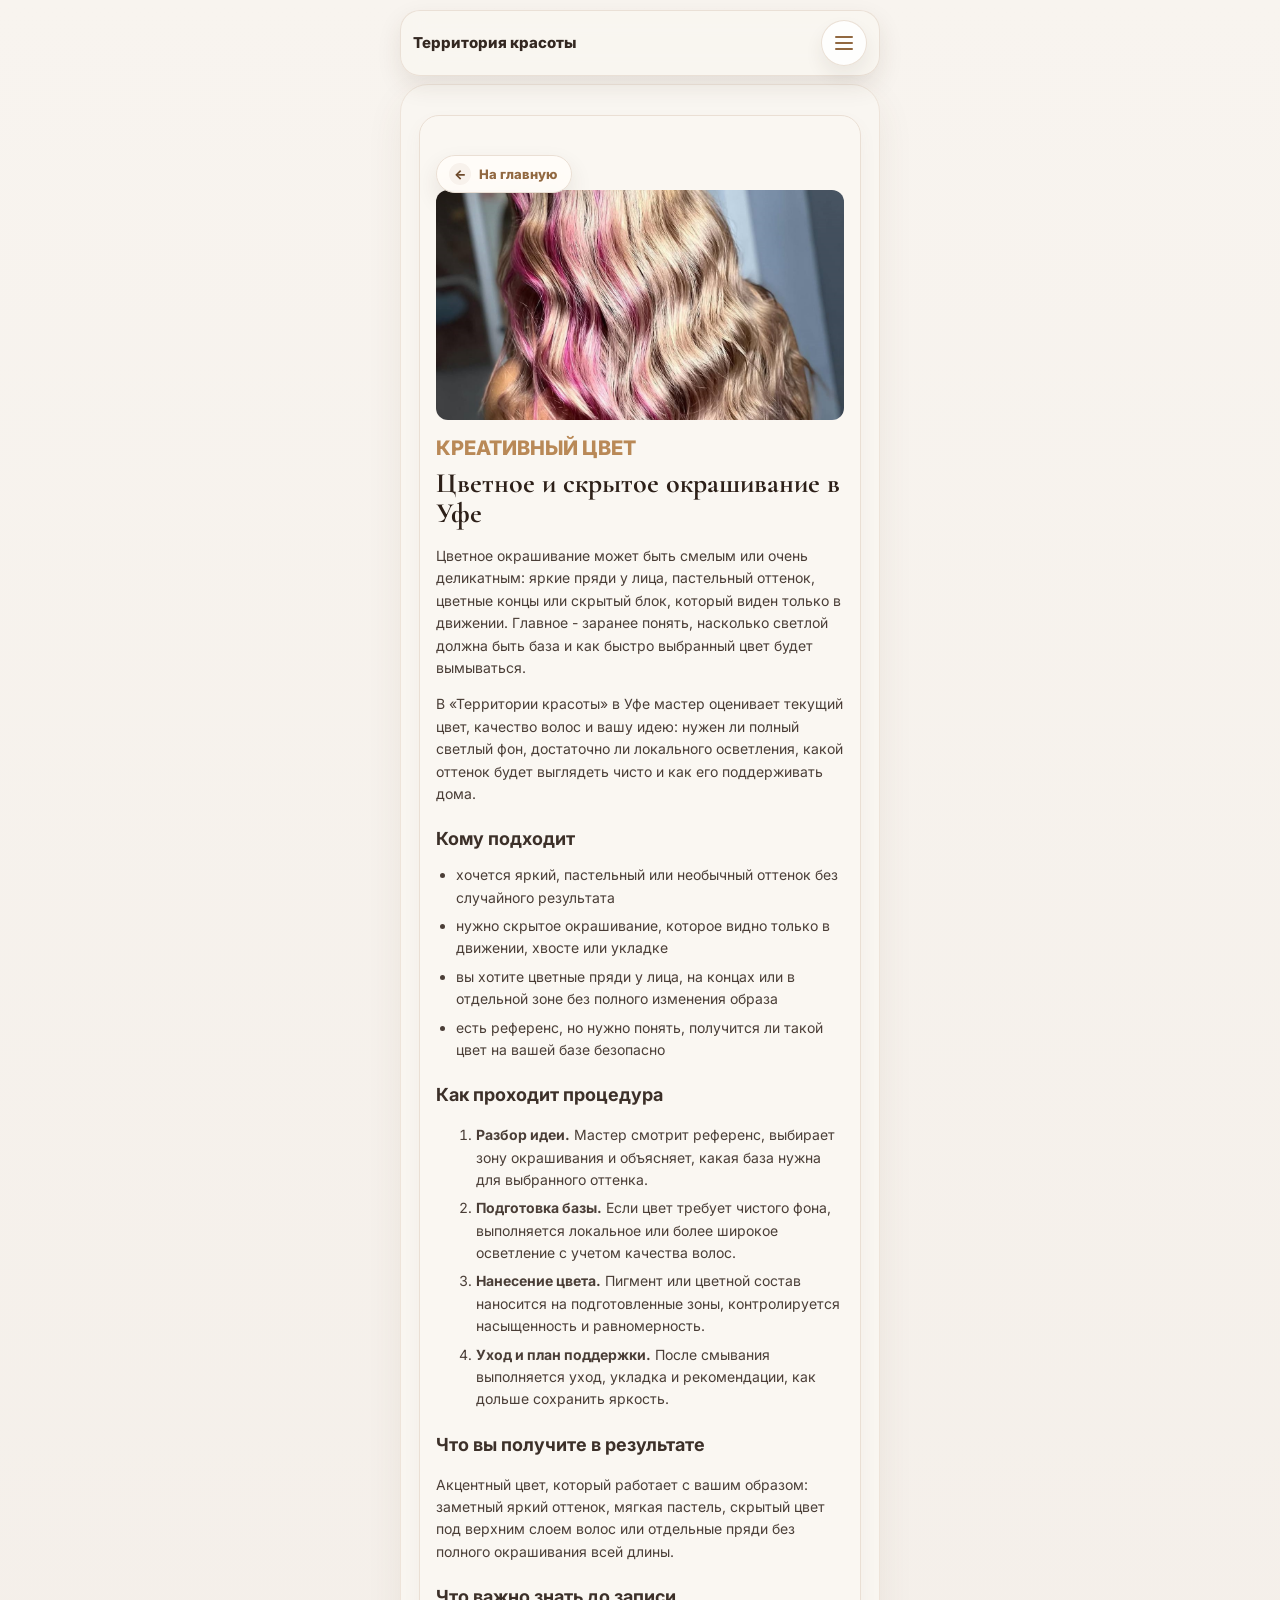
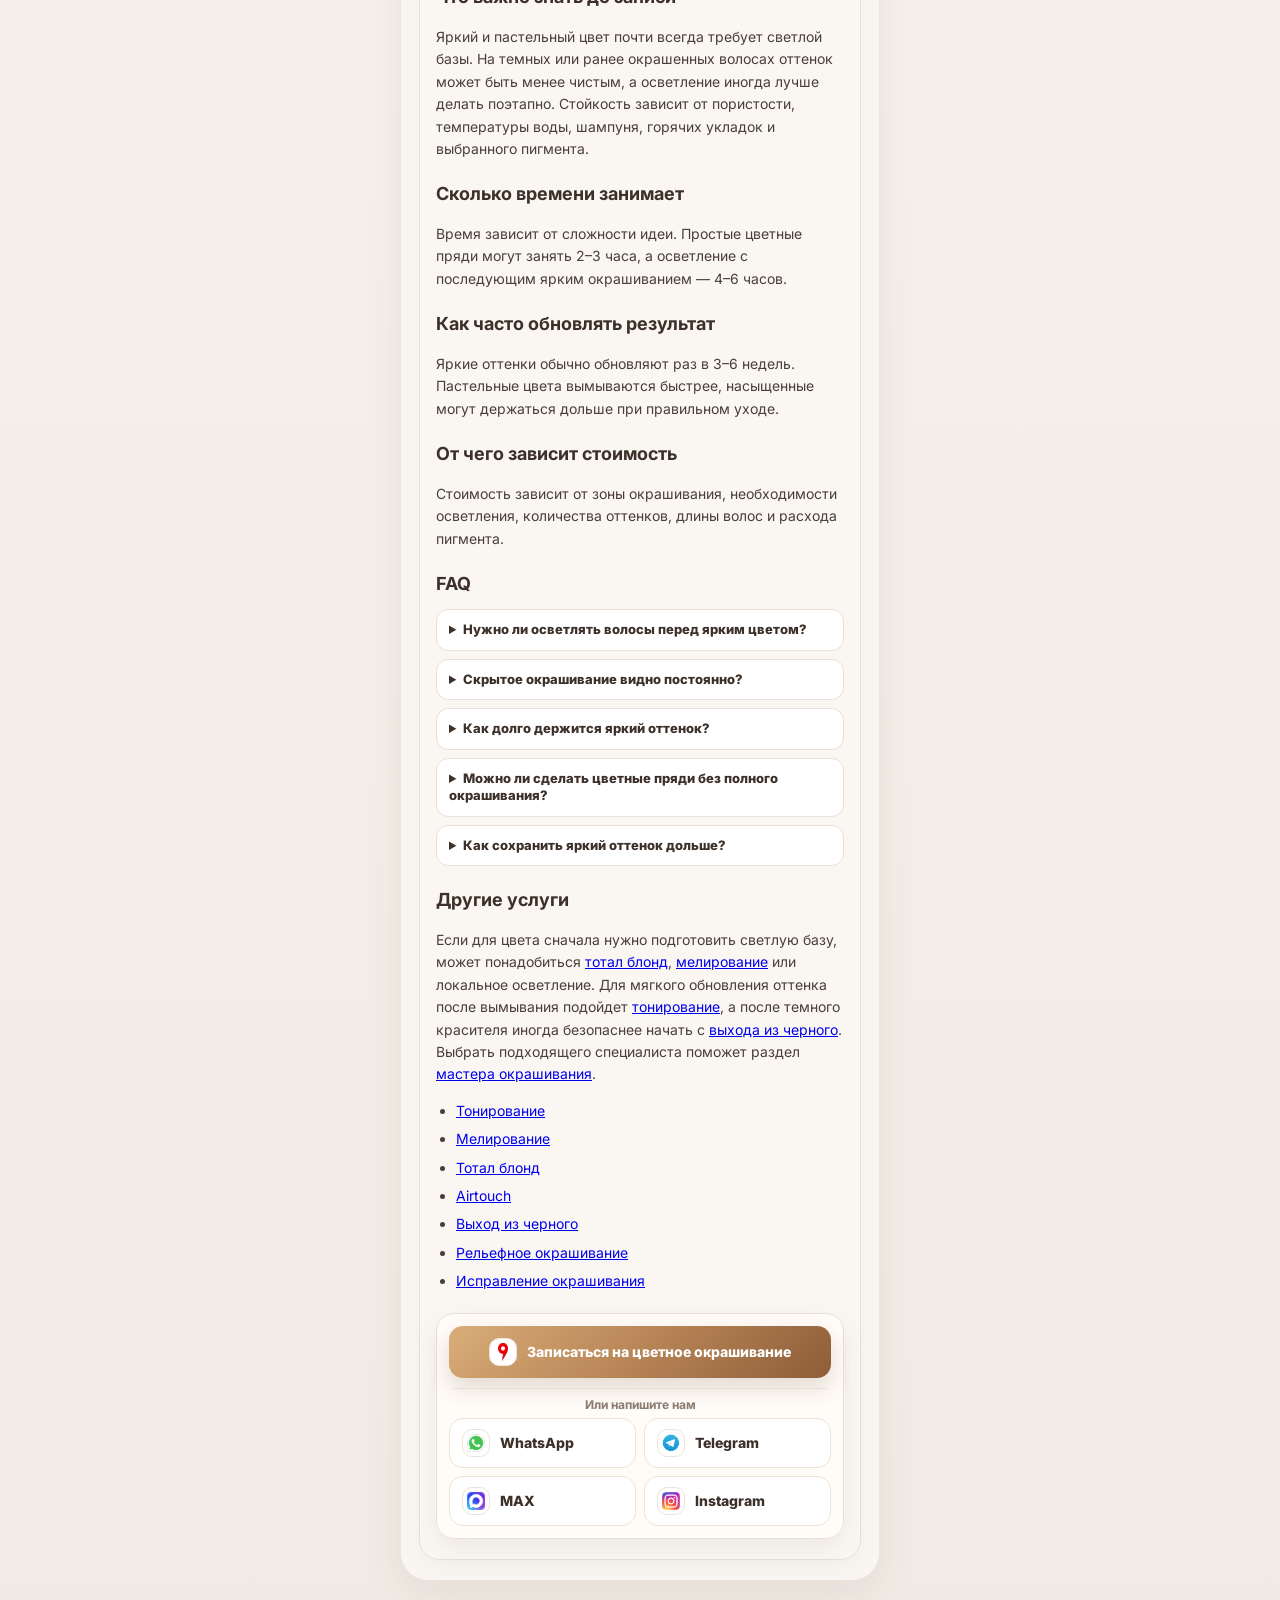
<file: services/color/index.html>
﻿<!DOCTYPE html>
<html lang="ru">
<head>
  <meta charset="UTF-8" />
  <meta name="viewport" content="width=device-width, initial-scale=1.0" />
  <title>Цветное и скрытое окрашивание в Уфе | Территория красоты</title>
  <meta name="description" content="Цветное и скрытое окрашивание в Уфе: яркие, пастельные и акцентные пряди на подготовленной базе. Диагностика, осветление по показаниям и уход." />
  <link rel="canonical" href="https://bestcolorufa.ru/services/color/index.html" />
  <meta property="og:title" content="Цветное и скрытое окрашивание в Уфе | Территория красоты" />
  <meta property="og:description" content="Яркие, пастельные и скрытые пряди с диагностикой базы и уходом после цвета." />
  <meta property="og:type" content="website" />
  <meta property="og:url" content="https://bestcolorufa.ru/services/color/index.html" />
  <meta property="og:image" content="https://bestcolorufa.ru/assets/services/color/images/cover.png" />
  <meta name="twitter:card" content="summary_large_image" />
  <meta name="twitter:title" content="Цветное и скрытое окрашивание в Уфе | Территория красоты" />
  <meta name="twitter:description" content="Яркие, пастельные и скрытые пряди с диагностикой базы и уходом после цвета." />
  <meta name="twitter:image" content="https://bestcolorufa.ru/assets/services/color/images/cover.png" />
  <link rel="preconnect" href="https://fonts.googleapis.com">
  <link rel="preconnect" href="https://fonts.gstatic.com" crossorigin>
  <link href="https://fonts.googleapis.com/css2?family=Inter:wght@400;500;600;700;800&family=Cormorant+Garamond:wght@500;600;700&display=swap" rel="stylesheet">
  <link rel="icon" type="image/png" href="../../assets/img/common/logo-mark.png">
  <style>
    :root { --page: #f9f6f1; --text: #332823; --line: #eadfd4; --accent: #b98957; --accent-dark: #916840; --shadow: 0 14px 36px rgba(98, 72, 49, 0.08); }
    * { box-sizing: border-box; }
    body { margin: 0; font-family: Inter, sans-serif; background: linear-gradient(180deg, #f8f4ef 0%, #f1ebe5 100%); color: var(--text); }
    img { display: block; max-width: 100%; }
    .shell { width: min(100%, 500px); margin: 0 auto; padding: 10px 10px 28px; }
    .phone { background: var(--page); border: 1px solid #eee4da; border-radius: 28px; box-shadow: var(--shadow); overflow: hidden; min-height: calc(100vh - 20px); }
    .section { padding: 30px 18px 20px; }
    .contacts-card { background: #faf7f2; border: 1px solid var(--line); border-radius: 20px; padding: 20px 16px; box-shadow: 0 8px 18px rgba(135, 104, 76, 0.05); }
    .eyebrow { display: block; color: var(--accent); text-transform: uppercase; font-weight: 800; font-size: 20px; }.service-content { font-size: 14px; color: #4a3e37; line-height: 1.6; }
    .service-content h2 { font-size: 18px; color: #3c3029; margin: 20px 0 10px; }
    .service-content ul { padding-left: 20px; margin: 10px 0; }
    .service-content li { margin-bottom: 6px; }
    .hero-btn { min-height: 50px; border-radius: 999px; display: flex; align-items: center; justify-content: center; padding: 0 20px; color: #fff; background: linear-gradient(135deg, #d9ad78 0%, #b98658 48%, #8e5d38 100%); border: 1px solid rgba(255,244,230,0.45); text-decoration: none; font-size: 15px; font-weight: 600; box-shadow: 0 10px 24px rgba(58, 39, 25, 0.16); }
    @media (max-width: 480px) { .shell { padding: 0; } .phone { border-radius: 0; border-left: 0; border-right: 0; min-height: 100vh; } }


    .site-menu-toggle {
      display: none;
      width: 36px;
      height: 36px;
      border-radius: 50%;
      border: 1px solid rgba(234, 223, 212, 0.96);
      background: #fff;
      color: var(--accent-dark);
      place-items: center;
      box-shadow: 0 8px 18px rgba(58, 39, 25, 0.10);
      cursor: pointer;
    }

    .site-menu-toggle span,
    .site-menu-toggle span::before,
    .site-menu-toggle span::after {
      display: block;
      width: 18px;
      height: 2px;
      border-radius: 2px;
      background: currentColor;
      content: "";
      position: relative;
      transition: transform 0.2s ease, opacity 0.2s ease;
    }

    .site-menu-toggle span::before { position: absolute; top: -6px; }
    .site-menu-toggle span::after { position: absolute; top: 6px; }

    .site-menu-toggle[aria-expanded="true"] span { background: transparent; }
    .site-menu-toggle[aria-expanded="true"] span::before { transform: translateY(6px) rotate(45deg); background: var(--accent-dark); }
    .site-menu-toggle[aria-expanded="true"] span::after { transform: translateY(-6px) rotate(-45deg); background: var(--accent-dark); }

    .mobile-menu {
      position: fixed;
      inset: 0;
      z-index: 70;
      display: flex;
      align-items: flex-start;
      justify-content: center;
      padding: 82px 16px 18px;
      background: rgba(36, 28, 24, 0.42);
      backdrop-filter: blur(4px);
      opacity: 0;
      visibility: hidden;
      transition: opacity 0.22s ease, visibility 0.22s ease;
    }

    .mobile-menu.open {
      opacity: 1;
      visibility: visible;
    }

    .mobile-menu-card {
      width: min(100%, 430px);
      padding: 12px;
      border-radius: 18px;
      border: 1px solid #efe2d7;
      background: #fff;
      box-shadow: 0 20px 44px rgba(56, 41, 31, 0.18);
      transform: translateY(-12px);
      transition: transform 0.22s ease;
    }

    .mobile-menu.open .mobile-menu-card { transform: translateY(0); }

    .mobile-menu-card a {
      display: flex;
      align-items: center;
      min-height: 42px;
      padding: 10px 12px;
      border-radius: 12px;
      color: #3d3029;
      text-decoration: none;
      font-size: 15px;
      font-weight: 700;
      transition: background 0.2s ease;
    }

    .mobile-menu-card a:hover { background: #f8f2ec; }
    .mobile-menu-card a.is-booking {
      justify-content: center;
      margin-top: 6px;
      color: #fff;
      background: linear-gradient(135deg, #d9ad78 0%, #b98658 48%, #8e5d38 100%);
    }

    .booking-dropdown {
      position: fixed;
      z-index: 95;
      width: min(340px, calc(100vw - 24px));
      padding: 12px;
      border-radius: 18px;
      border: 1px solid rgba(234, 223, 212, 0.96);
      background: rgba(255, 252, 248, 0.98);
      box-shadow: 0 22px 48px rgba(56, 41, 31, 0.20);
      backdrop-filter: blur(14px);
      opacity: 0;
      visibility: hidden;
      pointer-events: none;
      transform: translateY(-8px) scale(0.98);
      transition: opacity 0.18s ease, visibility 0.18s ease, transform 0.18s ease;
    }

    .booking-dropdown.open {
      opacity: 1;
      visibility: visible;
      pointer-events: auto;
      transform: translateY(0) scale(1);
    }

    .booking-primary,
    .booking-option {
      display: flex;
      align-items: center;
      gap: 10px;
      min-height: 46px;
      padding: 10px 12px;
      border-radius: 14px;
      color: #3d3029;
      text-decoration: none;
      font-size: 14px;
      font-weight: 800;
      transition: background 0.18s ease, transform 0.18s ease;
    }

    .booking-primary {
      min-height: 52px;
      color: #fff;
      background: linear-gradient(135deg, #d9ad78 0%, #b98658 48%, #8e5d38 100%);
      box-shadow: 0 10px 22px rgba(105, 71, 43, 0.18);
    }

    .booking-primary:hover,
    .booking-option:hover {
      transform: translateY(-1px);
    }

    .booking-option:hover { background: #f8f2ec; }

    .booking-icon {
      width: 28px;
      height: 28px;
      flex-shrink: 0;
      display: grid;
      place-items: center;
      border-radius: 10px;
      background: #fff;
      border: 1px solid #efe2d7;
    }

    .booking-icon img {
      width: 18px;
      height: 18px;
      object-fit: contain;
    }

    .booking-primary .booking-icon {
      border-color: rgba(255,255,255,0.44);
      background: rgba(255,255,255,0.18);
    }

    .booking-divider {
      height: 1px;
      margin: 10px 4px 8px;
      background: #eadfd4;
    }

    .booking-caption {
      margin: 0 4px 6px;
      color: #8a7b71;
      font-size: 12px;
      font-weight: 700;
    }

    .site-book,
    .sticky-cta button,
    .mobile-menu-card button,
    button.hero-btn {
      font-family: inherit;
      cursor: pointer;
    }

    button.site-book,
    .sticky-cta button,
    .mobile-menu-card button,
    button.hero-btn {
      border: 0;
    }

    .mobile-menu-card button {
      width: 100%;
      display: flex;
      align-items: center;
      min-height: 42px;
      padding: 10px 12px;
      border-radius: 12px;
      color: #3d3029;
      background: transparent;
      text-align: left;
      font-size: 15px;
      font-weight: 700;
      transition: background 0.2s ease;
    }

    .mobile-menu-card button:hover { background: #f8f2ec; }
    .mobile-menu-card button.is-booking {
      justify-content: center;
      margin-top: 6px;
      color: #fff;
      background: linear-gradient(135deg, #d9ad78 0%, #b98658 48%, #8e5d38 100%);
    }

    @media (max-width: 480px) {
      .booking-dropdown {
        width: auto;
        left: 12px !important;
        right: 12px !important;
        bottom: 78px !important;
        top: auto !important;
        border-radius: 20px;
        padding: 12px;
        transform: translateY(12px) scale(0.98);
      }
      .booking-dropdown.open { transform: translateY(0) scale(1); }
      .booking-primary,
      .booking-option { min-height: 48px; font-size: 15px; }
    }
    .site-header {
      position: sticky;
      top: 0;
      z-index: 45;
      display: grid;
      grid-template-columns: auto minmax(0, 1fr) auto;
      align-items: center;
      gap: 10px;
      margin-bottom: 8px;
      padding: 9px 12px;
      border: 1px solid rgba(234, 223, 212, 0.92);
      border-radius: 20px;
      background: rgba(249, 246, 241, 0.94);
      box-shadow: 0 10px 24px rgba(64, 46, 32, 0.10);
      backdrop-filter: blur(12px);
    }

    .site-brand {
      display: inline-flex;
      align-items: center;
      gap: 8px;
      min-width: 0;
      color: #342821;
      text-decoration: none;
      font-weight: 800;
      line-height: 1.05;
    }

    .site-brand img {
      width: 32px;
      height: 32px;
      object-fit: contain;
      flex-shrink: 0;
    }

    .site-brand span {
      max-width: 118px;
      font-size: 13px;
    }

    .site-nav {
      display: flex;
      justify-content: center;
      gap: 4px;
      min-width: 0;
      overflow-x: auto;
      scrollbar-width: none;
    }

    .site-nav::-webkit-scrollbar { display: none; }

    .site-nav a {
      flex: 0 0 auto;
      padding: 7px 9px;
      border-radius: 999px;
      color: #594942;
      text-decoration: none;
      font-size: 12px;
      font-weight: 700;
      white-space: nowrap;
      transition: background 0.2s ease, color 0.2s ease;
    }

    .site-nav a:hover {
      color: #3d2c23;
      background: #f1ebd8;
    }

    .site-book {
      display: inline-flex;
      align-items: center;
      justify-content: center;
      min-height: 36px;
      padding: 0 12px;
      border-radius: 999px;
      color: #fff;
      background: linear-gradient(135deg, #d9ad78 0%, #b98658 48%, #8e5d38 100%);
      border: 1px solid rgba(255,244,230,0.45);
      box-shadow: 0 8px 18px rgba(58, 39, 25, 0.14);
      text-decoration: none;
      font-size: 12px;
      font-weight: 800;
      white-space: nowrap;
    }

    .section,
    .hero,
    #about,
    #works,
    #testimonials,
    #contacts,
    #reviews {
      scroll-margin-top: 96px;
    }

    /* Sticky header: mobile layout */
    @media (max-width: 480px) {
  
    .site-menu-toggle {
      display: none;
      width: 36px;
      height: 36px;
      border-radius: 50%;
      border: 1px solid rgba(234, 223, 212, 0.96);
      background: #fff;
      color: var(--accent-dark);
      place-items: center;
      box-shadow: 0 8px 18px rgba(58, 39, 25, 0.10);
      cursor: pointer;
    }

    .site-menu-toggle span,
    .site-menu-toggle span::before,
    .site-menu-toggle span::after {
      display: block;
      width: 18px;
      height: 2px;
      border-radius: 2px;
      background: currentColor;
      content: "";
      position: relative;
      transition: transform 0.2s ease, opacity 0.2s ease;
    }

    .site-menu-toggle span::before { position: absolute; top: -6px; }
    .site-menu-toggle span::after { position: absolute; top: 6px; }

    .site-menu-toggle[aria-expanded="true"] span { background: transparent; }
    .site-menu-toggle[aria-expanded="true"] span::before { transform: translateY(6px) rotate(45deg); background: var(--accent-dark); }
    .site-menu-toggle[aria-expanded="true"] span::after { transform: translateY(-6px) rotate(-45deg); background: var(--accent-dark); }

    .mobile-menu {
      position: fixed;
      inset: 0;
      z-index: 70;
      display: flex;
      align-items: flex-start;
      justify-content: center;
      padding: 82px 16px 18px;
      background: rgba(36, 28, 24, 0.42);
      backdrop-filter: blur(4px);
      opacity: 0;
      visibility: hidden;
      transition: opacity 0.22s ease, visibility 0.22s ease;
    }

    .mobile-menu.open {
      opacity: 1;
      visibility: visible;
    }

    .mobile-menu-card {
      width: min(100%, 430px);
      padding: 12px;
      border-radius: 18px;
      border: 1px solid #efe2d7;
      background: #fff;
      box-shadow: 0 20px 44px rgba(56, 41, 31, 0.18);
      transform: translateY(-12px);
      transition: transform 0.22s ease;
    }

    .mobile-menu.open .mobile-menu-card { transform: translateY(0); }

    .mobile-menu-card a {
      display: flex;
      align-items: center;
      min-height: 42px;
      padding: 10px 12px;
      border-radius: 12px;
      color: #3d3029;
      text-decoration: none;
      font-size: 15px;
      font-weight: 700;
      transition: background 0.2s ease;
    }

    .mobile-menu-card a:hover { background: #f8f2ec; }
    .mobile-menu-card a.is-booking {
      justify-content: center;
      margin-top: 6px;
      color: #fff;
      background: linear-gradient(135deg, #d9ad78 0%, #b98658 48%, #8e5d38 100%);
    }

    .booking-dropdown {
      position: fixed;
      z-index: 95;
      width: min(340px, calc(100vw - 24px));
      padding: 12px;
      border-radius: 18px;
      border: 1px solid rgba(234, 223, 212, 0.96);
      background: rgba(255, 252, 248, 0.98);
      box-shadow: 0 22px 48px rgba(56, 41, 31, 0.20);
      backdrop-filter: blur(14px);
      opacity: 0;
      visibility: hidden;
      pointer-events: none;
      transform: translateY(-8px) scale(0.98);
      transition: opacity 0.18s ease, visibility 0.18s ease, transform 0.18s ease;
    }

    .booking-dropdown.open {
      opacity: 1;
      visibility: visible;
      pointer-events: auto;
      transform: translateY(0) scale(1);
    }

    .booking-primary,
    .booking-option {
      display: flex;
      align-items: center;
      gap: 10px;
      min-height: 46px;
      padding: 10px 12px;
      border-radius: 14px;
      color: #3d3029;
      text-decoration: none;
      font-size: 14px;
      font-weight: 800;
      transition: background 0.18s ease, transform 0.18s ease;
    }

    .booking-primary {
      min-height: 52px;
      color: #fff;
      background: linear-gradient(135deg, #d9ad78 0%, #b98658 48%, #8e5d38 100%);
      box-shadow: 0 10px 22px rgba(105, 71, 43, 0.18);
    }

    .booking-primary:hover,
    .booking-option:hover {
      transform: translateY(-1px);
    }

    .booking-option:hover { background: #f8f2ec; }

    .booking-icon {
      width: 28px;
      height: 28px;
      flex-shrink: 0;
      display: grid;
      place-items: center;
      border-radius: 10px;
      background: #fff;
      border: 1px solid #efe2d7;
    }

    .booking-icon img {
      width: 18px;
      height: 18px;
      object-fit: contain;
    }

    .booking-primary .booking-icon {
      border-color: rgba(255,255,255,0.44);
      background: rgba(255,255,255,0.18);
    }

    .booking-divider {
      height: 1px;
      margin: 10px 4px 8px;
      background: #eadfd4;
    }

    .booking-caption {
      margin: 0 4px 6px;
      color: #8a7b71;
      font-size: 12px;
      font-weight: 700;
    }

    .site-book,
    .sticky-cta button,
    .mobile-menu-card button,
    button.hero-btn {
      font-family: inherit;
      cursor: pointer;
    }

    button.site-book,
    .sticky-cta button,
    .mobile-menu-card button,
    button.hero-btn {
      border: 0;
    }

    .mobile-menu-card button {
      width: 100%;
      display: flex;
      align-items: center;
      min-height: 42px;
      padding: 10px 12px;
      border-radius: 12px;
      color: #3d3029;
      background: transparent;
      text-align: left;
      font-size: 15px;
      font-weight: 700;
      transition: background 0.2s ease;
    }

    .mobile-menu-card button:hover { background: #f8f2ec; }
    .mobile-menu-card button.is-booking {
      justify-content: center;
      margin-top: 6px;
      color: #fff;
      background: linear-gradient(135deg, #d9ad78 0%, #b98658 48%, #8e5d38 100%);
    }

    @media (max-width: 480px) {
      .booking-dropdown {
        width: auto;
        left: 12px !important;
        right: 12px !important;
        bottom: 78px !important;
        top: auto !important;
        border-radius: 20px;
        padding: 12px;
        transform: translateY(12px) scale(0.98);
      }
      .booking-dropdown.open { transform: translateY(0) scale(1); }
      .booking-primary,
      .booking-option { min-height: 48px; font-size: 15px; }
    }
    .site-header {
        grid-template-columns: minmax(0, 1fr) auto auto;
        gap: 8px;
        margin-bottom: 0;
        padding: 8px 10px;
        border-left: 0;
        border-right: 0;
        border-radius: 0;
      }
      .site-brand img {
        width: 28px;
        height: 28px;
      }
      .site-brand span {
        max-width: 142px;
        font-size: 12px;
      }
      .site-nav {
        grid-column: 1 / -1;
        justify-content: flex-start;
        gap: 3px;
        margin: 0 -2px;
        padding-bottom: 1px;
      }
      .site-nav a {
        padding: 6px 8px;
        font-size: 12px;
      }
      .site-book {
        min-height: 34px;
        padding: 0 10px;
        font-size: 12px;
      }
      .section,
      .hero,
      #about,
      #works,
      #testimonials,
      #contacts,
      #reviews {
        scroll-margin-top: 92px;
      }
    }

    @media (max-width: 480px) {
  
    .booking-dropdown {
      position: fixed;
      z-index: 95;
      width: min(340px, calc(100vw - 24px));
      padding: 12px;
      border-radius: 18px;
      border: 1px solid rgba(234, 223, 212, 0.96);
      background: rgba(255, 252, 248, 0.98);
      box-shadow: 0 22px 48px rgba(56, 41, 31, 0.20);
      backdrop-filter: blur(14px);
      opacity: 0;
      visibility: hidden;
      pointer-events: none;
      transform: translateY(-8px) scale(0.98);
      transition: opacity 0.18s ease, visibility 0.18s ease, transform 0.18s ease;
    }

    .booking-dropdown.open {
      opacity: 1;
      visibility: visible;
      pointer-events: auto;
      transform: translateY(0) scale(1);
    }

    .booking-primary,
    .booking-option {
      display: flex;
      align-items: center;
      gap: 10px;
      min-height: 46px;
      padding: 10px 12px;
      border-radius: 14px;
      color: #3d3029;
      text-decoration: none;
      font-size: 14px;
      font-weight: 800;
      transition: background 0.18s ease, transform 0.18s ease;
    }

    .booking-primary {
      min-height: 52px;
      color: #fff;
      background: linear-gradient(135deg, #d9ad78 0%, #b98658 48%, #8e5d38 100%);
      box-shadow: 0 10px 22px rgba(105, 71, 43, 0.18);
    }

    .booking-primary:hover,
    .booking-option:hover {
      transform: translateY(-1px);
    }

    .booking-option:hover { background: #f8f2ec; }

    .booking-icon {
      width: 28px;
      height: 28px;
      flex-shrink: 0;
      display: grid;
      place-items: center;
      border-radius: 10px;
      background: #fff;
      border: 1px solid #efe2d7;
    }

    .booking-icon img {
      width: 18px;
      height: 18px;
      object-fit: contain;
    }

    .booking-primary .booking-icon {
      border-color: rgba(255,255,255,0.44);
      background: rgba(255,255,255,0.18);
    }

    .booking-divider {
      height: 1px;
      margin: 10px 4px 8px;
      background: #eadfd4;
    }

    .booking-caption {
      margin: 0 4px 6px;
      color: #8a7b71;
      font-size: 12px;
      font-weight: 700;
    }

    .site-book,
    .sticky-cta button,
    .mobile-menu-card button,
    button.hero-btn {
      font-family: inherit;
      cursor: pointer;
    }

    button.site-book,
    .sticky-cta button,
    .mobile-menu-card button,
    button.hero-btn {
      border: 0;
    }

    .mobile-menu-card button {
      width: 100%;
      display: flex;
      align-items: center;
      min-height: 42px;
      padding: 10px 12px;
      border-radius: 12px;
      color: #3d3029;
      background: transparent;
      text-align: left;
      font-size: 15px;
      font-weight: 700;
      transition: background 0.2s ease;
    }

    .mobile-menu-card button:hover { background: #f8f2ec; }
    .mobile-menu-card button.is-booking {
      justify-content: center;
      margin-top: 6px;
      color: #fff;
      background: linear-gradient(135deg, #d9ad78 0%, #b98658 48%, #8e5d38 100%);
    }

    @media (max-width: 480px) {
      .booking-dropdown {
        width: auto;
        left: 12px !important;
        right: 12px !important;
        bottom: 78px !important;
        top: auto !important;
        border-radius: 20px;
        padding: 12px;
        transform: translateY(12px) scale(0.98);
      }
      .booking-dropdown.open { transform: translateY(0) scale(1); }
      .booking-primary,
      .booking-option { min-height: 48px; font-size: 15px; }
    }
    .site-header { grid-template-columns: minmax(0, 1fr) auto auto; }
      .site-nav { display: none; }
      .site-menu-toggle { display: grid; }
    }

    /* Booking dropdown: final rules */
    .booking-dropdown {
      position: fixed;
      z-index: 95;
      width: min(340px, calc(100vw - 24px));
      padding: 12px;
      border-radius: 18px;
      border: 1px solid rgba(234, 223, 212, 0.96);
      background: rgba(255, 252, 248, 0.98);
      box-shadow: 0 22px 48px rgba(56, 41, 31, 0.20);
      backdrop-filter: blur(14px);
      opacity: 0;
      visibility: hidden;
      pointer-events: none;
      transform: translateY(-8px) scale(0.98);
      transition: opacity 0.18s ease, visibility 0.18s ease, transform 0.18s ease;
    }

    .booking-dropdown.open {
      opacity: 1;
      visibility: visible;
      pointer-events: auto;
      transform: translateY(0) scale(1);
    }

    .booking-primary,
    .booking-option {
      display: flex;
      align-items: center;
      gap: 10px;
      min-height: 46px;
      padding: 10px 12px;
      border-radius: 14px;
      color: #3d3029;
      text-decoration: none;
      font-size: 14px;
      font-weight: 800;
      transition: background 0.18s ease, transform 0.18s ease;
    }

    .booking-primary {
      min-height: 52px;
      color: #fff;
      background: linear-gradient(135deg, #d9ad78 0%, #b98658 48%, #8e5d38 100%);
      box-shadow: 0 10px 22px rgba(105, 71, 43, 0.18);
    }

    .booking-primary:hover,
    .booking-option:hover { transform: translateY(-1px); }
    .booking-option:hover { background: #f8f2ec; }

    .booking-icon {
      width: 28px;
      height: 28px;
      flex-shrink: 0;
      display: grid;
      place-items: center;
      border-radius: 10px;
      background: #fff;
      border: 1px solid #efe2d7;
    }

    .booking-icon img {
      width: 18px;
      height: 18px;
      object-fit: contain;
    }

    .booking-primary .booking-icon {
      border-color: rgba(255,255,255,0.44);
      background: rgba(255,255,255,0.18);
    }

    .booking-divider {
      height: 1px;
      margin: 10px 4px 8px;
      background: #eadfd4;
    }

    .booking-caption {
      margin: 0 4px 6px;
      color: #8a7b71;
      font-size: 12px;
      font-weight: 700;
    }

    .site-book,
    .sticky-cta button,
    .mobile-menu-card button,
    button.hero-btn {
      font-family: inherit;
      cursor: pointer;
    }

    button.site-book,
    .sticky-cta button,
    .mobile-menu-card button,
    button.hero-btn { border: 0; }

    .mobile-menu-card button {
      width: 100%;
      display: flex;
      align-items: center;
      min-height: 42px;
      padding: 10px 12px;
      border-radius: 12px;
      color: #3d3029;
      background: transparent;
      text-align: left;
      font-size: 15px;
      font-weight: 700;
      transition: background 0.2s ease;
    }

    .mobile-menu-card button:hover { background: #f8f2ec; }
    .mobile-menu-card button.is-booking {
      justify-content: center;
      margin-top: 6px;
      color: #fff;
      background: linear-gradient(135deg, #d9ad78 0%, #b98658 48%, #8e5d38 100%);
    }

    @media (max-width: 480px) {
      .booking-dropdown {
        width: auto;
        left: 12px !important;
        right: 12px !important;
        bottom: 78px !important;
        top: auto !important;
        border-radius: 20px;
        padding: 12px;
        transform: translateY(12px) scale(0.98);
      }
      .booking-dropdown.open { transform: translateY(0) scale(1); }
      .booking-primary,
      .booking-option { min-height: 48px; font-size: 15px; }
    }

    /* Header final: brand + menu only */
    .site-header {
      grid-template-columns: minmax(0, 1fr) auto !important;
      align-items: center;
      min-height: 58px;
    }

    .site-brand img,
    .site-nav,
    .site-book {
      display: none !important;
    }

    .site-brand span {
      max-width: none !important;
      font-size: 15px !important;
      font-weight: 800;
    }

    .site-menu-toggle {
      display: grid !important;
      width: 46px;
      height: 46px;
      border-radius: 50%;
      background: rgba(255,255,255,0.86);
      border: 1px solid rgba(234, 223, 212, 0.96);
      box-shadow: 0 10px 18px rgba(64,46,32,0.08);
    }

    .service-page-booking {
      width: 100%;
      max-width: 100%;
    }

    @media (max-width: 480px) {
      .site-header {
        min-height: 54px;
        padding: 8px 12px !important;
      }
      .site-brand span { font-size: 14px !important; }
      .site-menu-toggle {
        width: 44px;
        height: 44px;
      }
    }

    .service-booking-card {
      margin-top: 20px;
      padding: 12px;
      border-radius: 18px;
      background: rgba(255, 252, 248, 0.92);
      border: 1px solid #eadfd4;
      box-shadow: 0 10px 24px rgba(64, 46, 32, 0.07);
    }

    .service-booking-card .booking-primary {
      justify-content: center;
      text-align: center;
    }

    .service-booking-card .booking-primary .booking-icon {
      background: #fff;
      border-color: #efe2d7;
    }

    .service-booking-card .booking-caption {
      text-align: center;
    }

    .service-messenger-grid {
      display: grid;
      grid-template-columns: 1fr 1fr;
      gap: 8px;
    }

    .service-messenger-grid .booking-option {
      min-height: 46px;
      background: #fff;
      border: 1px solid #efe2d7;
    }

    @media (max-width: 360px) {
      .service-messenger-grid { grid-template-columns: 1fr; }
    }

    .back-btn {
      position: sticky;
      top: 70px;
      z-index: 30;
      width: max-content;
      max-width: 100%;
      min-height: 38px;
      padding: 0 14px 0 12px;
      border-radius: 999px;
      background: rgba(255, 252, 248, 0.94);
      border: 1px solid #eadfd4;
      box-shadow: 0 10px 22px rgba(64, 46, 32, 0.10);
      backdrop-filter: blur(10px);
      display: inline-flex;
      align-items: center;
      gap: 8px;
      color: var(--accent-dark);
      text-decoration: none;
      font-weight: 800;
      font-size: 13px;
      margin-bottom: 16px;
    }

    .back-btn::before {
      content: "←";
      display: grid;
      place-items: center;
      width: 22px;
      height: 22px;
      border-radius: 50%;
      background: #f8f2ec;
      color: #6b4728;
      font-weight: 800;
    }

    .back-btn:hover { background: #fff; }

    @media (max-width: 480px) {
      .back-btn {
        top: 62px;
        min-height: 36px;
        font-size: 12px;
      }
    }
  
    /* Booking modal final behavior */
    body.booking-open { overflow: hidden; }
    body.booking-open::before {
      content: "";
      position: fixed;
      inset: 0;
      z-index: 90;
      background: rgba(36, 28, 24, 0.42);
      backdrop-filter: blur(3px);
    }
    .booking-dropdown {
      left: 50% !important;
      top: 50% !important;
      right: auto !important;
      bottom: auto !important;
      width: min(360px, calc(100vw - 32px)) !important;
      transform: translate(-50%, -46%) scale(0.98) !important;
    }
    .booking-dropdown.open {
      transform: translate(-50%, -50%) scale(1) !important;
    }
    @media (max-width: 480px) {
      .booking-dropdown {
        left: 50% !important;
        top: 50% !important;
        right: auto !important;
        bottom: auto !important;
        width: min(360px, calc(100vw - 24px)) !important;
      }
    }
  
    /* Compact service FAQ */
    .service-faq {
      display: grid;
      gap: 8px;
      margin: 10px 0 18px;
    }
    .service-faq details {
      border: 1px solid var(--line);
      border-radius: 12px;
      background: #fff;
      padding: 0 12px;
    }
    .service-faq summary {
      cursor: pointer;
      padding: 11px 0;
      color: #3c3029;
      font-size: 13px;
      font-weight: 800;
      line-height: 1.35;
    }
    .service-faq p {
      margin: 0;
      padding: 0 0 12px;
      color: #5f524a;
      font-size: 13px;
      line-height: 1.5;
    }
  </style>
  <script type="application/ld+json">
{
    "@context":  "https://schema.org",
    "@type":  "Service",
    "@id":  "https://bestcolorufa.ru/services/color/index.html#service",
    "name":  "Цветное и скрытое окрашивание в Уфе",
    "description":  "Цветное и скрытое окрашивание в Уфе: яркие, пастельные и акцентные пряди на подготовленной базе. Диагностика, осветление по показаниям и уход.",
    "serviceType":  "Цветное окрашивание",
    "url":  "https://bestcolorufa.ru/services/color/index.html",
    "image":  "https://bestcolorufa.ru/assets/services/color/images/cover.png",
    "areaServed":  {
                       "@type":  "City",
                       "name":  "Уфа"
                   },
    "provider":  {
                     "@type":  "BeautySalon",
                     "@id":  "https://bestcolorufa.ru/#beauty-salon",
                     "name":  "Территория красоты",
                     "url":  "https://bestcolorufa.ru/",
                     "image":  "https://bestcolorufa.ru/assets/img/common/hero.png",
                     "telephone":  "+79174193565",
                     "priceRange":  "₽₽",
                     "address":  {
                                     "@type":  "PostalAddress",
                                     "streetAddress":  "Российская 159/1, офис 49",
                                     "addressLocality":  "Уфа",
                                     "addressCountry":  "RU"
                                 },
                     "openingHoursSpecification":  [
                                                       {
                                                           "@type":  "OpeningHoursSpecification",
                                                           "dayOfWeek":  [
                                                                             "Monday",
                                                                             "Tuesday",
                                                                             "Wednesday",
                                                                             "Thursday",
                                                                             "Friday",
                                                                             "Saturday",
                                                                             "Sunday"
                                                                         ],
                                                           "opens":  "09:00",
                                                           "closes":  "21:00"
                                                       }
                                                   ],
                     "sameAs":  [
                                    "https://instagram.com/mak.marina",
                                    "https://t.me/makmarinaa",
                                    "https://wa.me/79174193565",
                                    "https://yandex.com/maps/org/territoriya_krasoty/125972859834/"
                                ]
                 }
}
  </script>
  <script type="application/ld+json">
{
    "@context":  "https://schema.org",
    "@type":  "FAQPage",
    "mainEntity":  [
                       {
                           "@type":  "Question",
                           "name":  "Нужно ли осветлять волосы перед ярким цветом?",
                           "acceptedAnswer":  {
                                                  "@type":  "Answer",
                                                  "text":  "Чаще всего да. Чем светлее и чище база, тем ярче и прозрачнее получится цвет. На темных волосах оттенок может быть приглушенным."
                                              }
                       },
                       {
                           "@type":  "Question",
                           "name":  "Скрытое окрашивание видно постоянно?",
                           "acceptedAnswer":  {
                                                  "@type":  "Answer",
                                                  "text":  "Нет, цвет обычно прячется под верхним слоем волос и проявляется в движении, хвосте, укладке или при проборе."
                                              }
                       },
                       {
                           "@type":  "Question",
                           "name":  "Как долго держится яркий оттенок?",
                           "acceptedAnswer":  {
                                                  "@type":  "Answer",
                                                  "text":  "Пастельные оттенки могут вымываться быстрее, насыщенные держатся дольше. В среднем обновление нужно через 3-6 недель."
                                              }
                       },
                       {
                           "@type":  "Question",
                           "name":  "Можно ли сделать цветные пряди без полного окрашивания?",
                           "acceptedAnswer":  {
                                                  "@type":  "Answer",
                                                  "text":  "Да, можно сделать акцентные пряди, скрытый блок, цвет на концах или отдельные зоны у лица."
                                              }
                       },
                       {
                           "@type":  "Question",
                           "name":  "Как сохранить яркий оттенок дольше?",
                           "acceptedAnswer":  {
                                                  "@type":  "Answer",
                                                  "text":  "Помогают мягкий шампунь, прохладная вода, термозащита, редкое горячее укладывание и периодическое обновление пигмента."
                                              }
                       }
                   ]
}
  </script>
  <script type="application/ld+json">
{
  "@context": "https://schema.org",
  "@type": "BreadcrumbList",
  "itemListElement": [
    {
      "@type": "ListItem",
      "position": 1,
      "name": "Главная",
      "item": "https://bestcolorufa.ru/"
    },
    {
      "@type": "ListItem",
      "position": 2,
      "name": "Услуги",
      "item": "https://bestcolorufa.ru/#works"
    },
    {
      "@type": "ListItem",
      "position": 3,
      "name": "Цветное и скрытое окрашивание",
      "item": "https://bestcolorufa.ru/services/color/index.html"
    }
  ]
}
  </script>
</head>
<body>
  <div class="booking-dropdown" id="bookingDropdown" aria-hidden="true">
    <a class="booking-primary" href="https://yandex.ru/business/widget/request/company/125972859834" target="_blank" rel="noopener noreferrer">
      <span class="booking-icon"><img src="../../assets/img/icons/yandex.png" alt=""></span>
      <span>Консультация по цветному окрашиванию</span>
    </a>
    <div class="booking-divider"></div>
    <div class="booking-caption">Или напишите нам</div>
    <a class="booking-option" href="https://wa.me/79174193565" target="_blank" rel="noopener noreferrer">
      <span class="booking-icon"><img src="../../assets/img/icons/whatsapp.png" alt=""></span>
      <span>WhatsApp</span>
    </a>
    <a class="booking-option" href="https://t.me/makmarinaa" target="_blank" rel="noopener noreferrer">
      <span class="booking-icon"><img src="../../assets/img/icons/telegram.png" alt=""></span>
      <span>Telegram</span>
    </a>
    <a class="booking-option" href="https://max.ru/u/f9LHodD0cOJKBI7ZMu0eePMwZi3eCOuLe-_6oA2tgidVwVsTL77JQi6zJzo" target="_blank" rel="noopener noreferrer">
      <span class="booking-icon"><img src="../../assets/img/icons/max.png" alt=""></span>
      <span>MAX</span>
    </a>
    <a class="booking-option" href="https://instagram.com/mak.marina" target="_blank" rel="noopener noreferrer">
      <span class="booking-icon"><img src="../../assets/img/icons/instagram.png" alt=""></span>
      <span>Instagram</span>
    </a>
  </div>

  <div class="mobile-menu" id="mobileMenu" aria-hidden="true">
    <div class="mobile-menu-card">
      <a href="../../index.html#about">О салоне</a>
      <a href="../../index.html#works">Услуги</a>
      <a href="../../index.html#testimonials">Отзывы</a>
      <a href="../../index.html#contacts">Как нас найти</a>
      <button class="is-booking" type="button" data-booking-toggle aria-expanded="false" aria-controls="bookingDropdown">Запись</button>
    </div>
  </div>

  <main class="shell">
    <header class="site-header" aria-label="Основная навигация">
      <a class="site-brand" href="../../index.html" aria-label="Территория красоты">
        <img src="../../assets/img/common/logo-mark.png" alt="Логотип Территория красоты">
        <span>Территория красоты</span>
      </a>
      <button class="site-menu-toggle" type="button" data-menu-toggle aria-label="Открыть меню" aria-expanded="false" aria-controls="mobileMenu"><span></span></button>
    </header>
    <div class="phone">
      <section class="section">
        <div class="contacts-card">
          <a href="../../index.html" class="back-btn">На главную</a>
          <img src="../../assets/services/color/images/cover.png" alt="Цветное окрашивание в Уфе" style="width: 100%; border-radius: 12px; margin-bottom: 16px; object-fit: cover; aspect-ratio: 16/9;">
          <div class="eyebrow" style="text-align: left; margin:0 0 8px;">Креативный цвет</div>
          <h1 style="margin: 0 0 16px; font-family: 'Cormorant Garamond', serif; font-size: 28px; color: #2d2019; line-height: 1.1;">Цветное и скрытое окрашивание в Уфе</h1>

          <div class="service-content">
            <p>Цветное окрашивание может быть смелым или очень деликатным: яркие пряди у лица, пастельный оттенок, цветные концы или скрытый блок, который виден только в движении. Главное - заранее понять, насколько светлой должна быть база и как быстро выбранный цвет будет вымываться.</p>
            <p>В «Территории красоты» в Уфе мастер оценивает текущий цвет, качество волос и вашу идею: нужен ли полный светлый фон, достаточно ли локального осветления, какой оттенок будет выглядеть чисто и как его поддерживать дома.</p>

            <h2>Кому подходит</h2>
            <ul>
              <li>хочется яркий, пастельный или необычный оттенок без случайного результата</li>
              <li>нужно скрытое окрашивание, которое видно только в движении, хвосте или укладке</li>
              <li>вы хотите цветные пряди у лица, на концах или в отдельной зоне без полного изменения образа</li>
              <li>есть референс, но нужно понять, получится ли такой цвет на вашей базе безопасно</li>
            </ul>

            <h2>Как проходит процедура</h2>
            <ol>
              <li><strong>Разбор идеи.</strong> Мастер смотрит референс, выбирает зону окрашивания и объясняет, какая база нужна для выбранного оттенка.</li>
              <li><strong>Подготовка базы.</strong> Если цвет требует чистого фона, выполняется локальное или более широкое осветление с учетом качества волос.</li>
              <li><strong>Нанесение цвета.</strong> Пигмент или цветной состав наносится на подготовленные зоны, контролируется насыщенность и равномерность.</li>
              <li><strong>Уход и план поддержки.</strong> После смывания выполняется уход, укладка и рекомендации, как дольше сохранить яркость.</li>
            </ol>

            <h2>Что вы получите в результате</h2>
            <p>Акцентный цвет, который работает с вашим образом: заметный яркий оттенок, мягкая пастель, скрытый цвет под верхним слоем волос или отдельные пряди без полного окрашивания всей длины.</p>

            <h2>Что важно знать до записи</h2>
            <p>Яркий и пастельный цвет почти всегда требует светлой базы. На темных или ранее окрашенных волосах оттенок может быть менее чистым, а осветление иногда лучше делать поэтапно. Стойкость зависит от пористости, температуры воды, шампуня, горячих укладок и выбранного пигмента.</p>
            <!-- TODO: уточнить линейки прямых пигментов/цветных красителей, которые используются в салоне. -->

            <h2>Сколько времени занимает</h2>
            <p>Время зависит от сложности идеи. Простые цветные пряди могут занять 2–3 часа, а осветление с последующим ярким окрашиванием — 4–6 часов.</p>

            <h2>Как часто обновлять результат</h2>
            <p>Яркие оттенки обычно обновляют раз в 3–6 недель. Пастельные цвета вымываются быстрее, насыщенные могут держаться дольше при правильном уходе.</p>

            <h2>От чего зависит стоимость</h2>
            <p>Стоимость зависит от зоны окрашивания, необходимости осветления, количества оттенков, длины волос и расхода пигмента.</p>

            <h2>FAQ</h2>
            <div class="service-faq">
              <details>
                <summary>Нужно ли осветлять волосы перед ярким цветом?</summary>
                <p>Чаще всего да. Чем светлее и чище база, тем ярче и прозрачнее получится цвет. На темных волосах оттенок может быть приглушенным.</p>
              </details>
              <details>
                <summary>Скрытое окрашивание видно постоянно?</summary>
                <p>Нет, цвет обычно прячется под верхним слоем волос и проявляется в движении, хвосте, укладке или при проборе.</p>
              </details>
              <details>
                <summary>Как долго держится яркий оттенок?</summary>
                <p>Пастельные оттенки могут вымываться быстрее, насыщенные держатся дольше. В среднем обновление нужно через 3-6 недель.</p>
              </details>
              <details>
                <summary>Можно ли сделать цветные пряди без полного окрашивания?</summary>
                <p>Да, можно сделать акцентные пряди, скрытый блок, цвет на концах или отдельные зоны у лица.</p>
              </details>
              <details>
                <summary>Как сохранить яркий оттенок дольше?</summary>
                <p>Помогают мягкий шампунь, прохладная вода, термозащита, редкое горячее укладывание и периодическое обновление пигмента.</p>
              </details>
            </div>

            <h2>Другие услуги</h2>
            <p>Если для цвета сначала нужно подготовить светлую базу, может понадобиться <a href="../total-blond/index.html">тотал блонд</a>, <a href="../melirovanie/index.html">мелирование</a> или локальное осветление. Для мягкого обновления оттенка после вымывания подойдет <a href="../tonirovanie/index.html">тонирование</a>, а после темного красителя иногда безопаснее начать с <a href="../exit-black/index.html">выхода из черного</a>. Выбрать подходящего специалиста поможет раздел <a href="../../about/masters/index.html">мастера окрашивания</a>.</p>
            <ul>
              <li><a href="../tonirovanie/index.html">Тонирование</a></li>
              <li><a href="../melirovanie/index.html">Мелирование</a></li>
              <li><a href="../total-blond/index.html">Тотал блонд</a></li>
              <li><a href="../airtouch/index.html">Airtouch</a></li>
              <li><a href="../exit-black/index.html">Выход из черного</a></li>
              <li><a href="../relief/index.html">Рельефное окрашивание</a></li>
              <li><a href="../correction/index.html">Исправление окрашивания</a></li>
            </ul>
          </div>          <div class="service-booking-card">
            <a class="booking-primary" href="https://yandex.ru/business/widget/request/company/125972859834" target="_blank" rel="noopener noreferrer">
              <span class="booking-icon"><img src="../../assets/img/icons/yandex.png" alt=""></span>
              <span>Записаться на цветное окрашивание</span>
            </a>
            <div class="booking-divider"></div>
            <div class="booking-caption">Или напишите нам</div>
            <div class="service-messenger-grid">
              <a class="booking-option" href="https://wa.me/79174193565" target="_blank" rel="noopener noreferrer">
                <span class="booking-icon"><img src="../../assets/img/icons/whatsapp.png" alt=""></span>
                <span>WhatsApp</span>
              </a>
              <a class="booking-option" href="https://t.me/makmarinaa" target="_blank" rel="noopener noreferrer">
                <span class="booking-icon"><img src="../../assets/img/icons/telegram.png" alt=""></span>
                <span>Telegram</span>
              </a>
              <a class="booking-option" href="https://max.ru/u/f9LHodD0cOJKBI7ZMu0eePMwZi3eCOuLe-_6oA2tgidVwVsTL77JQi6zJzo" target="_blank" rel="noopener noreferrer">
                <span class="booking-icon"><img src="../../assets/img/icons/max.png" alt=""></span>
                <span>MAX</span>
              </a>
              <a class="booking-option" href="https://instagram.com/mak.marina" target="_blank" rel="noopener noreferrer">
                <span class="booking-icon"><img src="../../assets/img/icons/instagram.png" alt=""></span>
                <span>Instagram</span>
              </a>
            </div>
          </div>
        </div>
      </section>
    </div>
  </main>
  <script>
    (() => {
      const menu = document.getElementById('mobileMenu');
      const toggles = document.querySelectorAll('[data-menu-toggle]');
      if (!menu || !toggles.length) return;

      const setMenuState = isOpen => {
        menu.classList.toggle('open', isOpen);
        menu.setAttribute('aria-hidden', String(!isOpen));
        document.body.classList.toggle('menu-open', isOpen);
        toggles.forEach(toggle => toggle.setAttribute('aria-expanded', String(isOpen)));
      };

      toggles.forEach(toggle => {
        toggle.addEventListener('click', () => setMenuState(!menu.classList.contains('open')));
      });

      menu.addEventListener('click', event => {
        if (event.target === menu || event.target.closest('a')) setMenuState(false);
      });

      document.addEventListener('keydown', event => {
        if (event.key === 'Escape' && menu.classList.contains('open')) setMenuState(false);
      });
    })();
  </script>
  <script>
    (() => {
      const dropdown = document.getElementById('bookingDropdown');
      const toggles = document.querySelectorAll('[data-booking-toggle]');
      if (!dropdown || !toggles.length) return;
      let activeToggle = null;

      const placeDropdown = toggle => {
        if (window.matchMedia('(max-width: 480px)').matches) {
          dropdown.style.left = '12px';
          dropdown.style.right = '12px';
          dropdown.style.top = 'auto';
          dropdown.style.bottom = document.querySelector('.sticky-cta') ? '78px' : '16px';
          return;
        }

        const rect = toggle.getBoundingClientRect();
        const width = Math.min(340, window.innerWidth - 24);
        let left = rect.right - width;
        left = Math.max(12, Math.min(left, window.innerWidth - width - 12));
        const top = Math.min(rect.bottom + 10, window.innerHeight - 12);
        dropdown.style.width = width + 'px';
        dropdown.style.left = left + 'px';
        dropdown.style.right = 'auto';
        dropdown.style.top = top + 'px';
        dropdown.style.bottom = 'auto';
      };

      const setBookingState = (isOpen, toggle = activeToggle) => {
        dropdown.classList.toggle('open', isOpen);
        dropdown.setAttribute('aria-hidden', String(!isOpen));
        document.body.classList.toggle('booking-open', isOpen);
        toggles.forEach(item => item.setAttribute('aria-expanded', String(isOpen && item === toggle)));
        activeToggle = isOpen ? toggle : null;
        if (isOpen && toggle) placeDropdown(toggle);
      };

      toggles.forEach(toggle => {
        toggle.addEventListener('click', event => {
          event.preventDefault();
          event.stopPropagation();
          const mobileMenu = document.getElementById('mobileMenu');
          if (mobileMenu && mobileMenu.contains(toggle)) {
            mobileMenu.classList.remove('open');
            mobileMenu.setAttribute('aria-hidden', 'true');
            document.querySelectorAll('[data-menu-toggle]').forEach(item => item.setAttribute('aria-expanded', 'false'));
          }
          setBookingState(!(dropdown.classList.contains('open') && activeToggle === toggle), toggle);
        });
      });

      dropdown.addEventListener('click', event => {
        if (event.target.closest('a')) setBookingState(false);
      });

      document.addEventListener('click', event => {
        if (!dropdown.classList.contains('open')) return;
        if (dropdown.contains(event.target) || event.target.closest('[data-booking-toggle]')) return;
        setBookingState(false);
      });

      document.addEventListener('keydown', event => {
        if (event.key === 'Escape' && dropdown.classList.contains('open')) setBookingState(false);
      });

      window.addEventListener('resize', () => {
        if (dropdown.classList.contains('open') && activeToggle) placeDropdown(activeToggle);
      });
    })();
  </script>
</body>
</html>
</file>
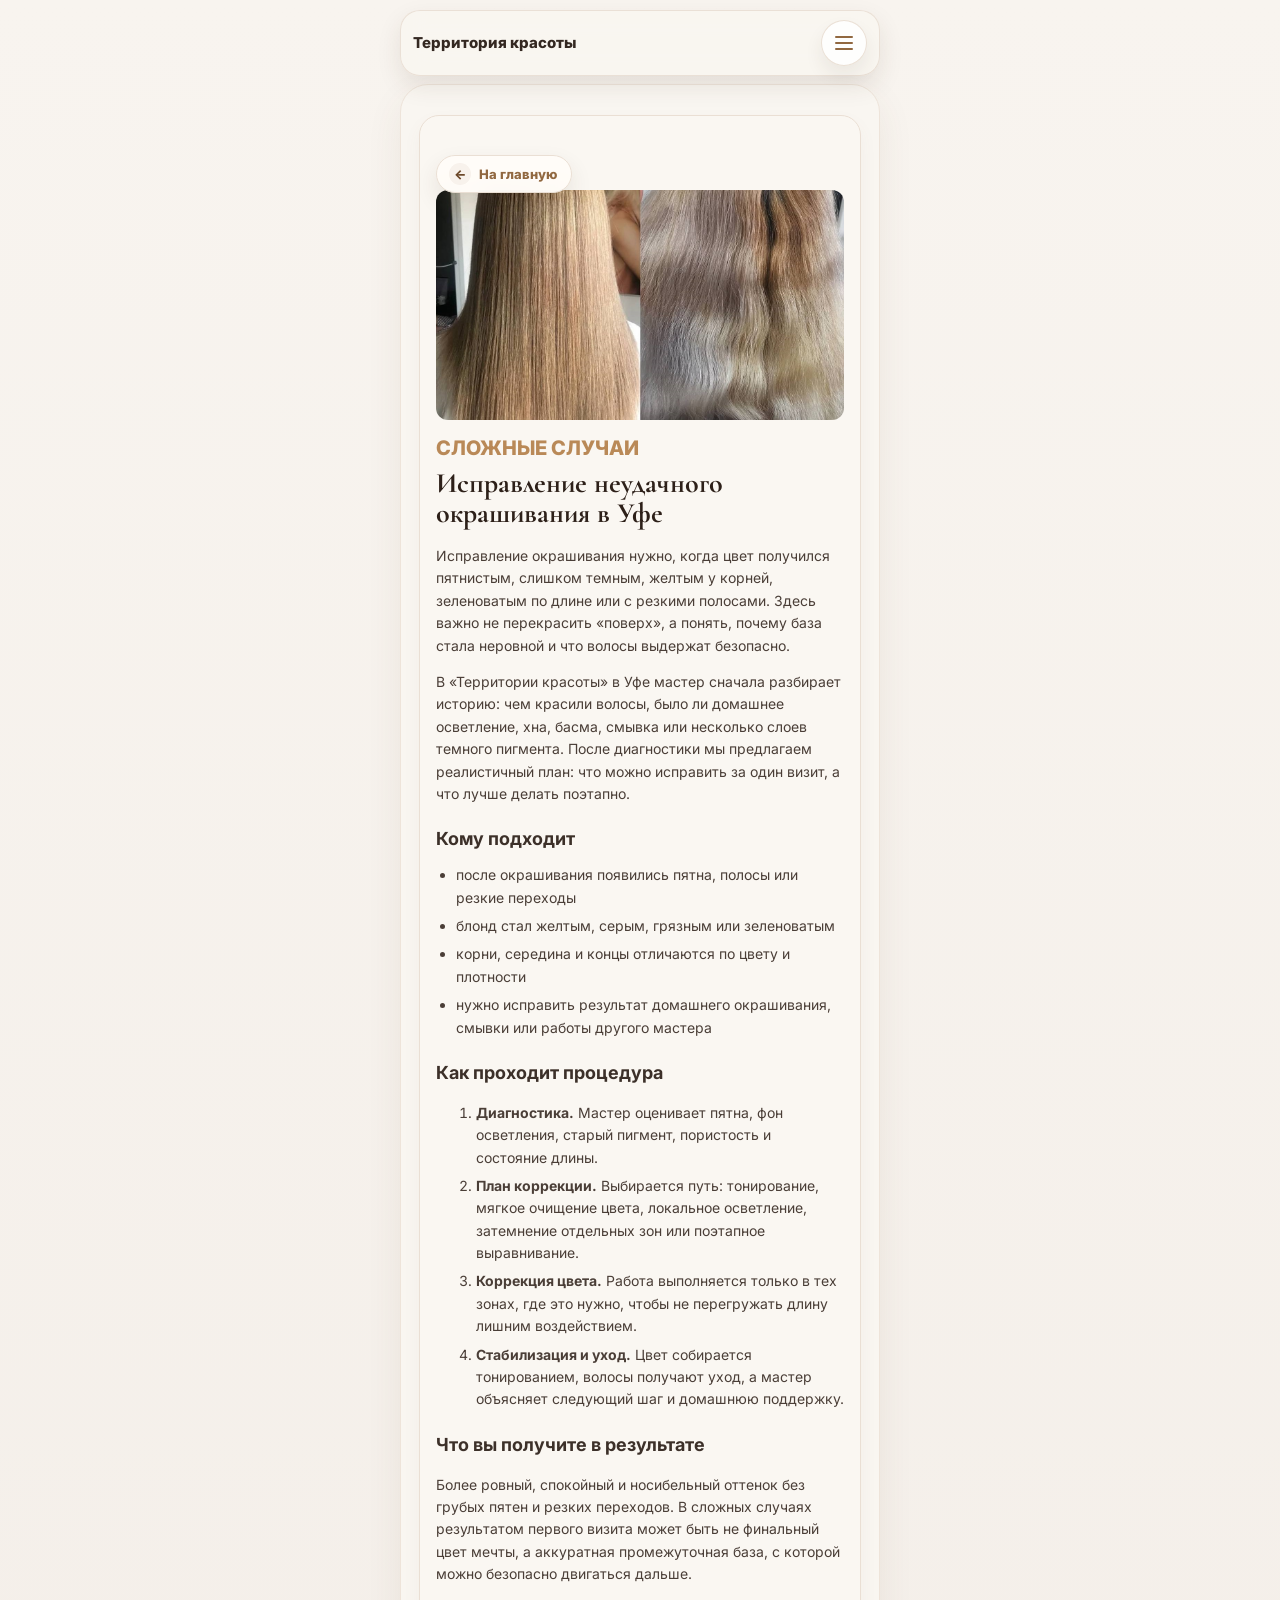
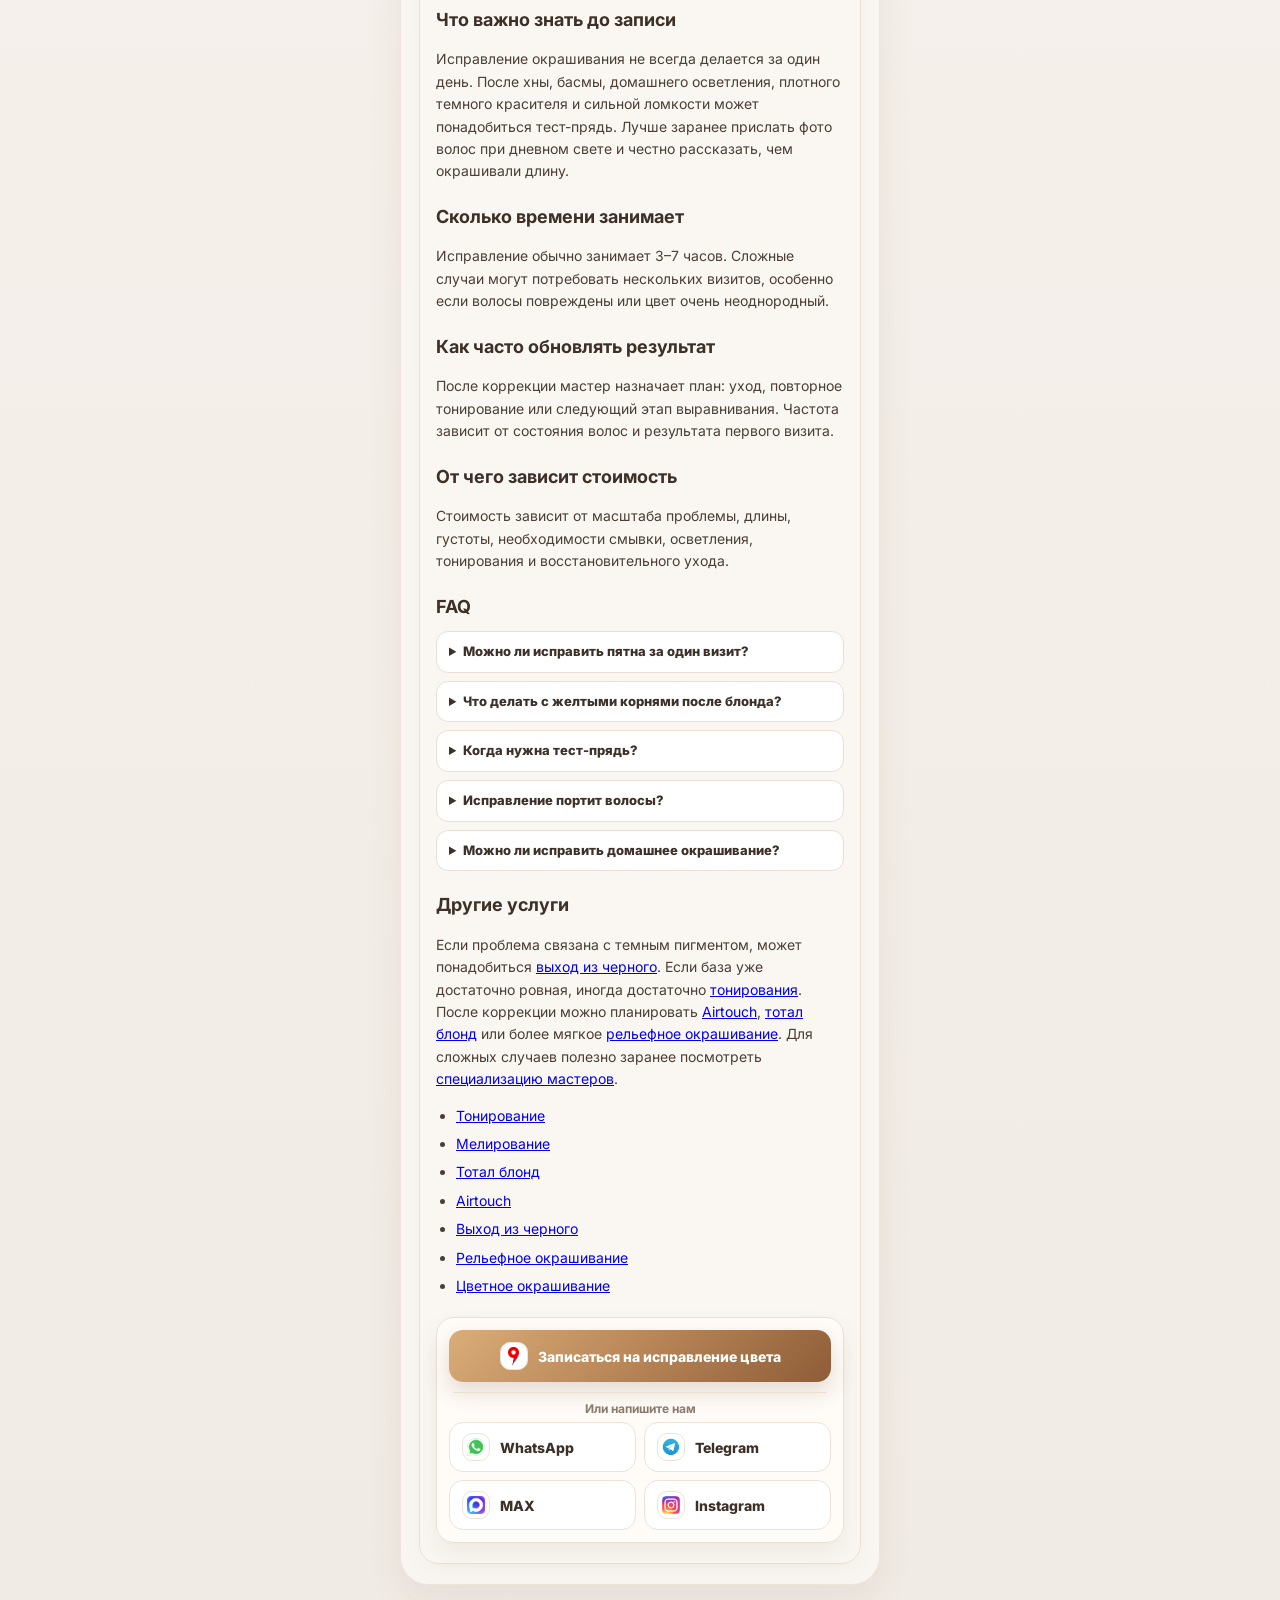
<file: services/correction/index.html>
﻿<!DOCTYPE html>
<html lang="ru">
<head>
  <meta charset="UTF-8" />
  <meta name="viewport" content="width=device-width, initial-scale=1.0" />
  <title>Исправление окрашивания в Уфе: пятна, полосы и желтый блонд | Территория красоты</title>
  <meta name="description" content="Исправление окрашивания в Уфе: пятна, полосы, желтые корни, темная длина и неровная база. Диагностика, тест-прядь по показаниям и безопасный план." />
  <link rel="canonical" href="https://bestcolorufa.ru/services/correction/index.html" />
  <meta property="og:title" content="Исправление окрашивания в Уфе: пятна, полосы и желтый блонд | Территория красоты" />
  <meta property="og:description" content="Диагностика неровного цвета, тест-прядь по показаниям и безопасный план коррекции." />
  <meta property="og:type" content="website" />
  <meta property="og:url" content="https://bestcolorufa.ru/services/correction/index.html" />
  <meta property="og:image" content="https://bestcolorufa.ru/assets/services/correction/images/cover.png" />
  <meta name="twitter:card" content="summary_large_image" />
  <meta name="twitter:title" content="Исправление окрашивания в Уфе: пятна, полосы и желтый блонд | Территория красоты" />
  <meta name="twitter:description" content="Диагностика неровного цвета, тест-прядь по показаниям и безопасный план коррекции." />
  <meta name="twitter:image" content="https://bestcolorufa.ru/assets/services/correction/images/cover.png" />
  <link rel="preconnect" href="https://fonts.googleapis.com">
  <link rel="preconnect" href="https://fonts.gstatic.com" crossorigin>
  <link href="https://fonts.googleapis.com/css2?family=Inter:wght@400;500;600;700;800&family=Cormorant+Garamond:wght@500;600;700&display=swap" rel="stylesheet">
  <link rel="icon" type="image/png" href="../../assets/img/common/logo-mark.png">
  <style>
    :root { --page: #f9f6f1; --text: #332823; --line: #eadfd4; --accent: #b98957; --accent-dark: #916840; --shadow: 0 14px 36px rgba(98, 72, 49, 0.08); }
    * { box-sizing: border-box; }
    body { margin: 0; font-family: Inter, sans-serif; background: linear-gradient(180deg, #f8f4ef 0%, #f1ebe5 100%); color: var(--text); }
    img { display: block; max-width: 100%; }
    .shell { width: min(100%, 500px); margin: 0 auto; padding: 10px 10px 28px; }
    .phone { background: var(--page); border: 1px solid #eee4da; border-radius: 28px; box-shadow: var(--shadow); overflow: hidden; min-height: calc(100vh - 20px); }
    .section { padding: 30px 18px 20px; }
    .contacts-card { background: #faf7f2; border: 1px solid var(--line); border-radius: 20px; padding: 20px 16px; box-shadow: 0 8px 18px rgba(135, 104, 76, 0.05); }
    .eyebrow { display: block; color: var(--accent); text-transform: uppercase; font-weight: 800; font-size: 20px; }.service-content { font-size: 14px; color: #4a3e37; line-height: 1.6; }
    .service-content h2 { font-size: 18px; color: #3c3029; margin: 20px 0 10px; }
    .service-content ul { padding-left: 20px; margin: 10px 0; }
    .service-content li { margin-bottom: 6px; }
    .hero-btn { min-height: 50px; border-radius: 999px; display: flex; align-items: center; justify-content: center; padding: 0 20px; color: #fff; background: linear-gradient(135deg, #d9ad78 0%, #b98658 48%, #8e5d38 100%); border: 1px solid rgba(255,244,230,0.45); text-decoration: none; font-size: 15px; font-weight: 600; box-shadow: 0 10px 24px rgba(58, 39, 25, 0.16); }
    @media (max-width: 480px) { .shell { padding: 0; } .phone { border-radius: 0; border-left: 0; border-right: 0; min-height: 100vh; } }


    .site-menu-toggle {
      display: none;
      width: 36px;
      height: 36px;
      border-radius: 50%;
      border: 1px solid rgba(234, 223, 212, 0.96);
      background: #fff;
      color: var(--accent-dark);
      place-items: center;
      box-shadow: 0 8px 18px rgba(58, 39, 25, 0.10);
      cursor: pointer;
    }

    .site-menu-toggle span,
    .site-menu-toggle span::before,
    .site-menu-toggle span::after {
      display: block;
      width: 18px;
      height: 2px;
      border-radius: 2px;
      background: currentColor;
      content: "";
      position: relative;
      transition: transform 0.2s ease, opacity 0.2s ease;
    }

    .site-menu-toggle span::before { position: absolute; top: -6px; }
    .site-menu-toggle span::after { position: absolute; top: 6px; }

    .site-menu-toggle[aria-expanded="true"] span { background: transparent; }
    .site-menu-toggle[aria-expanded="true"] span::before { transform: translateY(6px) rotate(45deg); background: var(--accent-dark); }
    .site-menu-toggle[aria-expanded="true"] span::after { transform: translateY(-6px) rotate(-45deg); background: var(--accent-dark); }

    .mobile-menu {
      position: fixed;
      inset: 0;
      z-index: 70;
      display: flex;
      align-items: flex-start;
      justify-content: center;
      padding: 82px 16px 18px;
      background: rgba(36, 28, 24, 0.42);
      backdrop-filter: blur(4px);
      opacity: 0;
      visibility: hidden;
      transition: opacity 0.22s ease, visibility 0.22s ease;
    }

    .mobile-menu.open {
      opacity: 1;
      visibility: visible;
    }

    .mobile-menu-card {
      width: min(100%, 430px);
      padding: 12px;
      border-radius: 18px;
      border: 1px solid #efe2d7;
      background: #fff;
      box-shadow: 0 20px 44px rgba(56, 41, 31, 0.18);
      transform: translateY(-12px);
      transition: transform 0.22s ease;
    }

    .mobile-menu.open .mobile-menu-card { transform: translateY(0); }

    .mobile-menu-card a {
      display: flex;
      align-items: center;
      min-height: 42px;
      padding: 10px 12px;
      border-radius: 12px;
      color: #3d3029;
      text-decoration: none;
      font-size: 15px;
      font-weight: 700;
      transition: background 0.2s ease;
    }

    .mobile-menu-card a:hover { background: #f8f2ec; }
    .mobile-menu-card a.is-booking {
      justify-content: center;
      margin-top: 6px;
      color: #fff;
      background: linear-gradient(135deg, #d9ad78 0%, #b98658 48%, #8e5d38 100%);
    }

    .booking-dropdown {
      position: fixed;
      z-index: 95;
      width: min(340px, calc(100vw - 24px));
      padding: 12px;
      border-radius: 18px;
      border: 1px solid rgba(234, 223, 212, 0.96);
      background: rgba(255, 252, 248, 0.98);
      box-shadow: 0 22px 48px rgba(56, 41, 31, 0.20);
      backdrop-filter: blur(14px);
      opacity: 0;
      visibility: hidden;
      pointer-events: none;
      transform: translateY(-8px) scale(0.98);
      transition: opacity 0.18s ease, visibility 0.18s ease, transform 0.18s ease;
    }

    .booking-dropdown.open {
      opacity: 1;
      visibility: visible;
      pointer-events: auto;
      transform: translateY(0) scale(1);
    }

    .booking-primary,
    .booking-option {
      display: flex;
      align-items: center;
      gap: 10px;
      min-height: 46px;
      padding: 10px 12px;
      border-radius: 14px;
      color: #3d3029;
      text-decoration: none;
      font-size: 14px;
      font-weight: 800;
      transition: background 0.18s ease, transform 0.18s ease;
    }

    .booking-primary {
      min-height: 52px;
      color: #fff;
      background: linear-gradient(135deg, #d9ad78 0%, #b98658 48%, #8e5d38 100%);
      box-shadow: 0 10px 22px rgba(105, 71, 43, 0.18);
    }

    .booking-primary:hover,
    .booking-option:hover {
      transform: translateY(-1px);
    }

    .booking-option:hover { background: #f8f2ec; }

    .booking-icon {
      width: 28px;
      height: 28px;
      flex-shrink: 0;
      display: grid;
      place-items: center;
      border-radius: 10px;
      background: #fff;
      border: 1px solid #efe2d7;
    }

    .booking-icon img {
      width: 18px;
      height: 18px;
      object-fit: contain;
    }

    .booking-primary .booking-icon {
      border-color: rgba(255,255,255,0.44);
      background: rgba(255,255,255,0.18);
    }

    .booking-divider {
      height: 1px;
      margin: 10px 4px 8px;
      background: #eadfd4;
    }

    .booking-caption {
      margin: 0 4px 6px;
      color: #8a7b71;
      font-size: 12px;
      font-weight: 700;
    }

    .site-book,
    .sticky-cta button,
    .mobile-menu-card button,
    button.hero-btn {
      font-family: inherit;
      cursor: pointer;
    }

    button.site-book,
    .sticky-cta button,
    .mobile-menu-card button,
    button.hero-btn {
      border: 0;
    }

    .mobile-menu-card button {
      width: 100%;
      display: flex;
      align-items: center;
      min-height: 42px;
      padding: 10px 12px;
      border-radius: 12px;
      color: #3d3029;
      background: transparent;
      text-align: left;
      font-size: 15px;
      font-weight: 700;
      transition: background 0.2s ease;
    }

    .mobile-menu-card button:hover { background: #f8f2ec; }
    .mobile-menu-card button.is-booking {
      justify-content: center;
      margin-top: 6px;
      color: #fff;
      background: linear-gradient(135deg, #d9ad78 0%, #b98658 48%, #8e5d38 100%);
    }

    @media (max-width: 480px) {
      .booking-dropdown {
        width: auto;
        left: 12px !important;
        right: 12px !important;
        bottom: 78px !important;
        top: auto !important;
        border-radius: 20px;
        padding: 12px;
        transform: translateY(12px) scale(0.98);
      }
      .booking-dropdown.open { transform: translateY(0) scale(1); }
      .booking-primary,
      .booking-option { min-height: 48px; font-size: 15px; }
    }
    .site-header {
      position: sticky;
      top: 0;
      z-index: 45;
      display: grid;
      grid-template-columns: auto minmax(0, 1fr) auto;
      align-items: center;
      gap: 10px;
      margin-bottom: 8px;
      padding: 9px 12px;
      border: 1px solid rgba(234, 223, 212, 0.92);
      border-radius: 20px;
      background: rgba(249, 246, 241, 0.94);
      box-shadow: 0 10px 24px rgba(64, 46, 32, 0.10);
      backdrop-filter: blur(12px);
    }

    .site-brand {
      display: inline-flex;
      align-items: center;
      gap: 8px;
      min-width: 0;
      color: #342821;
      text-decoration: none;
      font-weight: 800;
      line-height: 1.05;
    }

    .site-brand img {
      width: 32px;
      height: 32px;
      object-fit: contain;
      flex-shrink: 0;
    }

    .site-brand span {
      max-width: 118px;
      font-size: 13px;
    }

    .site-nav {
      display: flex;
      justify-content: center;
      gap: 4px;
      min-width: 0;
      overflow-x: auto;
      scrollbar-width: none;
    }

    .site-nav::-webkit-scrollbar { display: none; }

    .site-nav a {
      flex: 0 0 auto;
      padding: 7px 9px;
      border-radius: 999px;
      color: #594942;
      text-decoration: none;
      font-size: 12px;
      font-weight: 700;
      white-space: nowrap;
      transition: background 0.2s ease, color 0.2s ease;
    }

    .site-nav a:hover {
      color: #3d2c23;
      background: #f1ebd8;
    }

    .site-book {
      display: inline-flex;
      align-items: center;
      justify-content: center;
      min-height: 36px;
      padding: 0 12px;
      border-radius: 999px;
      color: #fff;
      background: linear-gradient(135deg, #d9ad78 0%, #b98658 48%, #8e5d38 100%);
      border: 1px solid rgba(255,244,230,0.45);
      box-shadow: 0 8px 18px rgba(58, 39, 25, 0.14);
      text-decoration: none;
      font-size: 12px;
      font-weight: 800;
      white-space: nowrap;
    }

    .section,
    .hero,
    #about,
    #works,
    #testimonials,
    #contacts,
    #reviews {
      scroll-margin-top: 96px;
    }

    /* Sticky header: mobile layout */
    @media (max-width: 480px) {
  
    .site-menu-toggle {
      display: none;
      width: 36px;
      height: 36px;
      border-radius: 50%;
      border: 1px solid rgba(234, 223, 212, 0.96);
      background: #fff;
      color: var(--accent-dark);
      place-items: center;
      box-shadow: 0 8px 18px rgba(58, 39, 25, 0.10);
      cursor: pointer;
    }

    .site-menu-toggle span,
    .site-menu-toggle span::before,
    .site-menu-toggle span::after {
      display: block;
      width: 18px;
      height: 2px;
      border-radius: 2px;
      background: currentColor;
      content: "";
      position: relative;
      transition: transform 0.2s ease, opacity 0.2s ease;
    }

    .site-menu-toggle span::before { position: absolute; top: -6px; }
    .site-menu-toggle span::after { position: absolute; top: 6px; }

    .site-menu-toggle[aria-expanded="true"] span { background: transparent; }
    .site-menu-toggle[aria-expanded="true"] span::before { transform: translateY(6px) rotate(45deg); background: var(--accent-dark); }
    .site-menu-toggle[aria-expanded="true"] span::after { transform: translateY(-6px) rotate(-45deg); background: var(--accent-dark); }

    .mobile-menu {
      position: fixed;
      inset: 0;
      z-index: 70;
      display: flex;
      align-items: flex-start;
      justify-content: center;
      padding: 82px 16px 18px;
      background: rgba(36, 28, 24, 0.42);
      backdrop-filter: blur(4px);
      opacity: 0;
      visibility: hidden;
      transition: opacity 0.22s ease, visibility 0.22s ease;
    }

    .mobile-menu.open {
      opacity: 1;
      visibility: visible;
    }

    .mobile-menu-card {
      width: min(100%, 430px);
      padding: 12px;
      border-radius: 18px;
      border: 1px solid #efe2d7;
      background: #fff;
      box-shadow: 0 20px 44px rgba(56, 41, 31, 0.18);
      transform: translateY(-12px);
      transition: transform 0.22s ease;
    }

    .mobile-menu.open .mobile-menu-card { transform: translateY(0); }

    .mobile-menu-card a {
      display: flex;
      align-items: center;
      min-height: 42px;
      padding: 10px 12px;
      border-radius: 12px;
      color: #3d3029;
      text-decoration: none;
      font-size: 15px;
      font-weight: 700;
      transition: background 0.2s ease;
    }

    .mobile-menu-card a:hover { background: #f8f2ec; }
    .mobile-menu-card a.is-booking {
      justify-content: center;
      margin-top: 6px;
      color: #fff;
      background: linear-gradient(135deg, #d9ad78 0%, #b98658 48%, #8e5d38 100%);
    }

    .booking-dropdown {
      position: fixed;
      z-index: 95;
      width: min(340px, calc(100vw - 24px));
      padding: 12px;
      border-radius: 18px;
      border: 1px solid rgba(234, 223, 212, 0.96);
      background: rgba(255, 252, 248, 0.98);
      box-shadow: 0 22px 48px rgba(56, 41, 31, 0.20);
      backdrop-filter: blur(14px);
      opacity: 0;
      visibility: hidden;
      pointer-events: none;
      transform: translateY(-8px) scale(0.98);
      transition: opacity 0.18s ease, visibility 0.18s ease, transform 0.18s ease;
    }

    .booking-dropdown.open {
      opacity: 1;
      visibility: visible;
      pointer-events: auto;
      transform: translateY(0) scale(1);
    }

    .booking-primary,
    .booking-option {
      display: flex;
      align-items: center;
      gap: 10px;
      min-height: 46px;
      padding: 10px 12px;
      border-radius: 14px;
      color: #3d3029;
      text-decoration: none;
      font-size: 14px;
      font-weight: 800;
      transition: background 0.18s ease, transform 0.18s ease;
    }

    .booking-primary {
      min-height: 52px;
      color: #fff;
      background: linear-gradient(135deg, #d9ad78 0%, #b98658 48%, #8e5d38 100%);
      box-shadow: 0 10px 22px rgba(105, 71, 43, 0.18);
    }

    .booking-primary:hover,
    .booking-option:hover {
      transform: translateY(-1px);
    }

    .booking-option:hover { background: #f8f2ec; }

    .booking-icon {
      width: 28px;
      height: 28px;
      flex-shrink: 0;
      display: grid;
      place-items: center;
      border-radius: 10px;
      background: #fff;
      border: 1px solid #efe2d7;
    }

    .booking-icon img {
      width: 18px;
      height: 18px;
      object-fit: contain;
    }

    .booking-primary .booking-icon {
      border-color: rgba(255,255,255,0.44);
      background: rgba(255,255,255,0.18);
    }

    .booking-divider {
      height: 1px;
      margin: 10px 4px 8px;
      background: #eadfd4;
    }

    .booking-caption {
      margin: 0 4px 6px;
      color: #8a7b71;
      font-size: 12px;
      font-weight: 700;
    }

    .site-book,
    .sticky-cta button,
    .mobile-menu-card button,
    button.hero-btn {
      font-family: inherit;
      cursor: pointer;
    }

    button.site-book,
    .sticky-cta button,
    .mobile-menu-card button,
    button.hero-btn {
      border: 0;
    }

    .mobile-menu-card button {
      width: 100%;
      display: flex;
      align-items: center;
      min-height: 42px;
      padding: 10px 12px;
      border-radius: 12px;
      color: #3d3029;
      background: transparent;
      text-align: left;
      font-size: 15px;
      font-weight: 700;
      transition: background 0.2s ease;
    }

    .mobile-menu-card button:hover { background: #f8f2ec; }
    .mobile-menu-card button.is-booking {
      justify-content: center;
      margin-top: 6px;
      color: #fff;
      background: linear-gradient(135deg, #d9ad78 0%, #b98658 48%, #8e5d38 100%);
    }

    @media (max-width: 480px) {
      .booking-dropdown {
        width: auto;
        left: 12px !important;
        right: 12px !important;
        bottom: 78px !important;
        top: auto !important;
        border-radius: 20px;
        padding: 12px;
        transform: translateY(12px) scale(0.98);
      }
      .booking-dropdown.open { transform: translateY(0) scale(1); }
      .booking-primary,
      .booking-option { min-height: 48px; font-size: 15px; }
    }
    .site-header {
        grid-template-columns: minmax(0, 1fr) auto auto;
        gap: 8px;
        margin-bottom: 0;
        padding: 8px 10px;
        border-left: 0;
        border-right: 0;
        border-radius: 0;
      }
      .site-brand img {
        width: 28px;
        height: 28px;
      }
      .site-brand span {
        max-width: 142px;
        font-size: 12px;
      }
      .site-nav {
        grid-column: 1 / -1;
        justify-content: flex-start;
        gap: 3px;
        margin: 0 -2px;
        padding-bottom: 1px;
      }
      .site-nav a {
        padding: 6px 8px;
        font-size: 12px;
      }
      .site-book {
        min-height: 34px;
        padding: 0 10px;
        font-size: 12px;
      }
      .section,
      .hero,
      #about,
      #works,
      #testimonials,
      #contacts,
      #reviews {
        scroll-margin-top: 92px;
      }
    }

    @media (max-width: 480px) {
  
    .booking-dropdown {
      position: fixed;
      z-index: 95;
      width: min(340px, calc(100vw - 24px));
      padding: 12px;
      border-radius: 18px;
      border: 1px solid rgba(234, 223, 212, 0.96);
      background: rgba(255, 252, 248, 0.98);
      box-shadow: 0 22px 48px rgba(56, 41, 31, 0.20);
      backdrop-filter: blur(14px);
      opacity: 0;
      visibility: hidden;
      pointer-events: none;
      transform: translateY(-8px) scale(0.98);
      transition: opacity 0.18s ease, visibility 0.18s ease, transform 0.18s ease;
    }

    .booking-dropdown.open {
      opacity: 1;
      visibility: visible;
      pointer-events: auto;
      transform: translateY(0) scale(1);
    }

    .booking-primary,
    .booking-option {
      display: flex;
      align-items: center;
      gap: 10px;
      min-height: 46px;
      padding: 10px 12px;
      border-radius: 14px;
      color: #3d3029;
      text-decoration: none;
      font-size: 14px;
      font-weight: 800;
      transition: background 0.18s ease, transform 0.18s ease;
    }

    .booking-primary {
      min-height: 52px;
      color: #fff;
      background: linear-gradient(135deg, #d9ad78 0%, #b98658 48%, #8e5d38 100%);
      box-shadow: 0 10px 22px rgba(105, 71, 43, 0.18);
    }

    .booking-primary:hover,
    .booking-option:hover {
      transform: translateY(-1px);
    }

    .booking-option:hover { background: #f8f2ec; }

    .booking-icon {
      width: 28px;
      height: 28px;
      flex-shrink: 0;
      display: grid;
      place-items: center;
      border-radius: 10px;
      background: #fff;
      border: 1px solid #efe2d7;
    }

    .booking-icon img {
      width: 18px;
      height: 18px;
      object-fit: contain;
    }

    .booking-primary .booking-icon {
      border-color: rgba(255,255,255,0.44);
      background: rgba(255,255,255,0.18);
    }

    .booking-divider {
      height: 1px;
      margin: 10px 4px 8px;
      background: #eadfd4;
    }

    .booking-caption {
      margin: 0 4px 6px;
      color: #8a7b71;
      font-size: 12px;
      font-weight: 700;
    }

    .site-book,
    .sticky-cta button,
    .mobile-menu-card button,
    button.hero-btn {
      font-family: inherit;
      cursor: pointer;
    }

    button.site-book,
    .sticky-cta button,
    .mobile-menu-card button,
    button.hero-btn {
      border: 0;
    }

    .mobile-menu-card button {
      width: 100%;
      display: flex;
      align-items: center;
      min-height: 42px;
      padding: 10px 12px;
      border-radius: 12px;
      color: #3d3029;
      background: transparent;
      text-align: left;
      font-size: 15px;
      font-weight: 700;
      transition: background 0.2s ease;
    }

    .mobile-menu-card button:hover { background: #f8f2ec; }
    .mobile-menu-card button.is-booking {
      justify-content: center;
      margin-top: 6px;
      color: #fff;
      background: linear-gradient(135deg, #d9ad78 0%, #b98658 48%, #8e5d38 100%);
    }

    @media (max-width: 480px) {
      .booking-dropdown {
        width: auto;
        left: 12px !important;
        right: 12px !important;
        bottom: 78px !important;
        top: auto !important;
        border-radius: 20px;
        padding: 12px;
        transform: translateY(12px) scale(0.98);
      }
      .booking-dropdown.open { transform: translateY(0) scale(1); }
      .booking-primary,
      .booking-option { min-height: 48px; font-size: 15px; }
    }
    .site-header { grid-template-columns: minmax(0, 1fr) auto auto; }
      .site-nav { display: none; }
      .site-menu-toggle { display: grid; }
    }

    /* Booking dropdown: final rules */
    .booking-dropdown {
      position: fixed;
      z-index: 95;
      width: min(340px, calc(100vw - 24px));
      padding: 12px;
      border-radius: 18px;
      border: 1px solid rgba(234, 223, 212, 0.96);
      background: rgba(255, 252, 248, 0.98);
      box-shadow: 0 22px 48px rgba(56, 41, 31, 0.20);
      backdrop-filter: blur(14px);
      opacity: 0;
      visibility: hidden;
      pointer-events: none;
      transform: translateY(-8px) scale(0.98);
      transition: opacity 0.18s ease, visibility 0.18s ease, transform 0.18s ease;
    }

    .booking-dropdown.open {
      opacity: 1;
      visibility: visible;
      pointer-events: auto;
      transform: translateY(0) scale(1);
    }

    .booking-primary,
    .booking-option {
      display: flex;
      align-items: center;
      gap: 10px;
      min-height: 46px;
      padding: 10px 12px;
      border-radius: 14px;
      color: #3d3029;
      text-decoration: none;
      font-size: 14px;
      font-weight: 800;
      transition: background 0.18s ease, transform 0.18s ease;
    }

    .booking-primary {
      min-height: 52px;
      color: #fff;
      background: linear-gradient(135deg, #d9ad78 0%, #b98658 48%, #8e5d38 100%);
      box-shadow: 0 10px 22px rgba(105, 71, 43, 0.18);
    }

    .booking-primary:hover,
    .booking-option:hover { transform: translateY(-1px); }
    .booking-option:hover { background: #f8f2ec; }

    .booking-icon {
      width: 28px;
      height: 28px;
      flex-shrink: 0;
      display: grid;
      place-items: center;
      border-radius: 10px;
      background: #fff;
      border: 1px solid #efe2d7;
    }

    .booking-icon img {
      width: 18px;
      height: 18px;
      object-fit: contain;
    }

    .booking-primary .booking-icon {
      border-color: rgba(255,255,255,0.44);
      background: rgba(255,255,255,0.18);
    }

    .booking-divider {
      height: 1px;
      margin: 10px 4px 8px;
      background: #eadfd4;
    }

    .booking-caption {
      margin: 0 4px 6px;
      color: #8a7b71;
      font-size: 12px;
      font-weight: 700;
    }

    .site-book,
    .sticky-cta button,
    .mobile-menu-card button,
    button.hero-btn {
      font-family: inherit;
      cursor: pointer;
    }

    button.site-book,
    .sticky-cta button,
    .mobile-menu-card button,
    button.hero-btn { border: 0; }

    .mobile-menu-card button {
      width: 100%;
      display: flex;
      align-items: center;
      min-height: 42px;
      padding: 10px 12px;
      border-radius: 12px;
      color: #3d3029;
      background: transparent;
      text-align: left;
      font-size: 15px;
      font-weight: 700;
      transition: background 0.2s ease;
    }

    .mobile-menu-card button:hover { background: #f8f2ec; }
    .mobile-menu-card button.is-booking {
      justify-content: center;
      margin-top: 6px;
      color: #fff;
      background: linear-gradient(135deg, #d9ad78 0%, #b98658 48%, #8e5d38 100%);
    }

    @media (max-width: 480px) {
      .booking-dropdown {
        width: auto;
        left: 12px !important;
        right: 12px !important;
        bottom: 78px !important;
        top: auto !important;
        border-radius: 20px;
        padding: 12px;
        transform: translateY(12px) scale(0.98);
      }
      .booking-dropdown.open { transform: translateY(0) scale(1); }
      .booking-primary,
      .booking-option { min-height: 48px; font-size: 15px; }
    }

    /* Header final: brand + menu only */
    .site-header {
      grid-template-columns: minmax(0, 1fr) auto !important;
      align-items: center;
      min-height: 58px;
    }

    .site-brand img,
    .site-nav,
    .site-book {
      display: none !important;
    }

    .site-brand span {
      max-width: none !important;
      font-size: 15px !important;
      font-weight: 800;
    }

    .site-menu-toggle {
      display: grid !important;
      width: 46px;
      height: 46px;
      border-radius: 50%;
      background: rgba(255,255,255,0.86);
      border: 1px solid rgba(234, 223, 212, 0.96);
      box-shadow: 0 10px 18px rgba(64,46,32,0.08);
    }

    .service-page-booking {
      width: 100%;
      max-width: 100%;
    }

    @media (max-width: 480px) {
      .site-header {
        min-height: 54px;
        padding: 8px 12px !important;
      }
      .site-brand span { font-size: 14px !important; }
      .site-menu-toggle {
        width: 44px;
        height: 44px;
      }
    }

    .service-booking-card {
      margin-top: 20px;
      padding: 12px;
      border-radius: 18px;
      background: rgba(255, 252, 248, 0.92);
      border: 1px solid #eadfd4;
      box-shadow: 0 10px 24px rgba(64, 46, 32, 0.07);
    }

    .service-booking-card .booking-primary {
      justify-content: center;
      text-align: center;
    }

    .service-booking-card .booking-primary .booking-icon {
      background: #fff;
      border-color: #efe2d7;
    }

    .service-booking-card .booking-caption {
      text-align: center;
    }

    .service-messenger-grid {
      display: grid;
      grid-template-columns: 1fr 1fr;
      gap: 8px;
    }

    .service-messenger-grid .booking-option {
      min-height: 46px;
      background: #fff;
      border: 1px solid #efe2d7;
    }

    @media (max-width: 360px) {
      .service-messenger-grid { grid-template-columns: 1fr; }
    }

    .back-btn {
      position: sticky;
      top: 70px;
      z-index: 30;
      width: max-content;
      max-width: 100%;
      min-height: 38px;
      padding: 0 14px 0 12px;
      border-radius: 999px;
      background: rgba(255, 252, 248, 0.94);
      border: 1px solid #eadfd4;
      box-shadow: 0 10px 22px rgba(64, 46, 32, 0.10);
      backdrop-filter: blur(10px);
      display: inline-flex;
      align-items: center;
      gap: 8px;
      color: var(--accent-dark);
      text-decoration: none;
      font-weight: 800;
      font-size: 13px;
      margin-bottom: 16px;
    }

    .back-btn::before {
      content: "←";
      display: grid;
      place-items: center;
      width: 22px;
      height: 22px;
      border-radius: 50%;
      background: #f8f2ec;
      color: #6b4728;
      font-weight: 800;
    }

    .back-btn:hover { background: #fff; }

    @media (max-width: 480px) {
      .back-btn {
        top: 62px;
        min-height: 36px;
        font-size: 12px;
      }
    }
  
    /* Booking modal final behavior */
    body.booking-open { overflow: hidden; }
    body.booking-open::before {
      content: "";
      position: fixed;
      inset: 0;
      z-index: 90;
      background: rgba(36, 28, 24, 0.42);
      backdrop-filter: blur(3px);
    }
    .booking-dropdown {
      left: 50% !important;
      top: 50% !important;
      right: auto !important;
      bottom: auto !important;
      width: min(360px, calc(100vw - 32px)) !important;
      transform: translate(-50%, -46%) scale(0.98) !important;
    }
    .booking-dropdown.open {
      transform: translate(-50%, -50%) scale(1) !important;
    }
    @media (max-width: 480px) {
      .booking-dropdown {
        left: 50% !important;
        top: 50% !important;
        right: auto !important;
        bottom: auto !important;
        width: min(360px, calc(100vw - 24px)) !important;
      }
    }
  
    /* Compact service FAQ */
    .service-faq {
      display: grid;
      gap: 8px;
      margin: 10px 0 18px;
    }
    .service-faq details {
      border: 1px solid var(--line);
      border-radius: 12px;
      background: #fff;
      padding: 0 12px;
    }
    .service-faq summary {
      cursor: pointer;
      padding: 11px 0;
      color: #3c3029;
      font-size: 13px;
      font-weight: 800;
      line-height: 1.35;
    }
    .service-faq p {
      margin: 0;
      padding: 0 0 12px;
      color: #5f524a;
      font-size: 13px;
      line-height: 1.5;
    }
  </style>
  <script type="application/ld+json">
{
    "@context":  "https://schema.org",
    "@type":  "Service",
    "@id":  "https://bestcolorufa.ru/services/correction/index.html#service",
    "name":  "Исправление окрашивания в Уфе: пятна, полосы и желтый блонд",
    "description":  "Исправление окрашивания в Уфе: пятна, полосы, желтые корни, темная длина и неровная база. Диагностика, тест-прядь по показаниям и безопасный план.",
    "serviceType":  "Исправление неудачного окрашивания",
    "url":  "https://bestcolorufa.ru/services/correction/index.html",
    "image":  "https://bestcolorufa.ru/assets/services/correction/images/cover.png",
    "areaServed":  {
                       "@type":  "City",
                       "name":  "Уфа"
                   },
    "provider":  {
                     "@type":  "BeautySalon",
                     "@id":  "https://bestcolorufa.ru/#beauty-salon",
                     "name":  "Территория красоты",
                     "url":  "https://bestcolorufa.ru/",
                     "image":  "https://bestcolorufa.ru/assets/img/common/hero.png",
                     "telephone":  "+79174193565",
                     "priceRange":  "₽₽",
                     "address":  {
                                     "@type":  "PostalAddress",
                                     "streetAddress":  "Российская 159/1, офис 49",
                                     "addressLocality":  "Уфа",
                                     "addressCountry":  "RU"
                                 },
                     "openingHoursSpecification":  [
                                                       {
                                                           "@type":  "OpeningHoursSpecification",
                                                           "dayOfWeek":  [
                                                                             "Monday",
                                                                             "Tuesday",
                                                                             "Wednesday",
                                                                             "Thursday",
                                                                             "Friday",
                                                                             "Saturday",
                                                                             "Sunday"
                                                                         ],
                                                           "opens":  "09:00",
                                                           "closes":  "21:00"
                                                       }
                                                   ],
                     "sameAs":  [
                                    "https://instagram.com/mak.marina",
                                    "https://t.me/makmarinaa",
                                    "https://wa.me/79174193565",
                                    "https://yandex.com/maps/org/territoriya_krasoty/125972859834/"
                                ]
                 }
}
  </script>
  <script type="application/ld+json">
{
    "@context":  "https://schema.org",
    "@type":  "FAQPage",
    "mainEntity":  [
                       {
                           "@type":  "Question",
                           "name":  "Можно ли исправить пятна за один визит?",
                           "acceptedAnswer":  {
                                                  "@type":  "Answer",
                                                  "text":  "Иногда да, но если волосы повреждены, перегружены красителем или база очень неровная, безопаснее делать коррекцию поэтапно."
                                              }
                       },
                       {
                           "@type":  "Question",
                           "name":  "Что делать с желтыми корнями после блонда?",
                           "acceptedAnswer":  {
                                                  "@type":  "Answer",
                                                  "text":  "Мастер оценит фон осветления. Иногда достаточно тонирования, а иногда нужно аккуратно доработать осветление и выровнять переход."
                                              }
                       },
                       {
                           "@type":  "Question",
                           "name":  "Когда нужна тест-прядь?",
                           "acceptedAnswer":  {
                                                  "@type":  "Answer",
                                                  "text":  "Тест-прядь нужна после хны, басмы, плотного темного красителя, пятен, домашнего осветления или неизвестной истории волос."
                                              }
                       },
                       {
                           "@type":  "Question",
                           "name":  "Исправление портит волосы?",
                           "acceptedAnswer":  {
                                                  "@type":  "Answer",
                                                  "text":  "Коррекция всегда подбирается по состоянию длины. Цель - улучшить цвет без лишней нагрузки, а при высоком риске мастер предложит более мягкий этапный план."
                                              }
                       },
                       {
                           "@type":  "Question",
                           "name":  "Можно ли исправить домашнее окрашивание?",
                           "acceptedAnswer":  {
                                                  "@type":  "Answer",
                                                  "text":  "Да, но результат зависит от состава красителя, количества слоев, пятен и состояния волос. Лучше прийти на консультацию или отправить фото при дневном свете."
                                              }
                       }
                   ]
}
  </script>
  <script type="application/ld+json">
{
  "@context": "https://schema.org",
  "@type": "BreadcrumbList",
  "itemListElement": [
    {
      "@type": "ListItem",
      "position": 1,
      "name": "Главная",
      "item": "https://bestcolorufa.ru/"
    },
    {
      "@type": "ListItem",
      "position": 2,
      "name": "Услуги",
      "item": "https://bestcolorufa.ru/#works"
    },
    {
      "@type": "ListItem",
      "position": 3,
      "name": "Исправление окрашивания",
      "item": "https://bestcolorufa.ru/services/correction/index.html"
    }
  ]
}
  </script>
</head>
<body>
  <div class="booking-dropdown" id="bookingDropdown" aria-hidden="true">
    <a class="booking-primary" href="https://yandex.ru/business/widget/request/company/125972859834" target="_blank" rel="noopener noreferrer">
      <span class="booking-icon"><img src="../../assets/img/icons/yandex.png" alt=""></span>
      <span>Консультация по исправлению цвета</span>
    </a>
    <div class="booking-divider"></div>
    <div class="booking-caption">Или напишите нам</div>
    <a class="booking-option" href="https://wa.me/79174193565" target="_blank" rel="noopener noreferrer">
      <span class="booking-icon"><img src="../../assets/img/icons/whatsapp.png" alt=""></span>
      <span>WhatsApp</span>
    </a>
    <a class="booking-option" href="https://t.me/makmarinaa" target="_blank" rel="noopener noreferrer">
      <span class="booking-icon"><img src="../../assets/img/icons/telegram.png" alt=""></span>
      <span>Telegram</span>
    </a>
    <a class="booking-option" href="https://max.ru/u/f9LHodD0cOJKBI7ZMu0eePMwZi3eCOuLe-_6oA2tgidVwVsTL77JQi6zJzo" target="_blank" rel="noopener noreferrer">
      <span class="booking-icon"><img src="../../assets/img/icons/max.png" alt=""></span>
      <span>MAX</span>
    </a>
    <a class="booking-option" href="https://instagram.com/mak.marina" target="_blank" rel="noopener noreferrer">
      <span class="booking-icon"><img src="../../assets/img/icons/instagram.png" alt=""></span>
      <span>Instagram</span>
    </a>
  </div>

  <div class="mobile-menu" id="mobileMenu" aria-hidden="true">
    <div class="mobile-menu-card">
      <a href="../../index.html#about">О салоне</a>
      <a href="../../index.html#works">Услуги</a>
      <a href="../../index.html#testimonials">Отзывы</a>
      <a href="../../index.html#contacts">Как нас найти</a>
      <button class="is-booking" type="button" data-booking-toggle aria-expanded="false" aria-controls="bookingDropdown">Запись</button>
    </div>
  </div>

  <main class="shell">
    <header class="site-header" aria-label="Основная навигация">
      <a class="site-brand" href="../../index.html" aria-label="Территория красоты">
        <img src="../../assets/img/common/logo-mark.png" alt="Логотип Территория красоты">
        <span>Территория красоты</span>
      </a>
      <button class="site-menu-toggle" type="button" data-menu-toggle aria-label="Открыть меню" aria-expanded="false" aria-controls="mobileMenu"><span></span></button>
    </header>
    <div class="phone">
      <section class="section">
        <div class="contacts-card">
          <a href="../../index.html" class="back-btn">На главную</a>
          <img src="../../assets/services/correction/images/cover.png" alt="Исправление окрашивания в Уфе" style="width: 100%; border-radius: 12px; margin-bottom: 16px; object-fit: cover; aspect-ratio: 16/9;">
          <div class="eyebrow" style="text-align: left; margin:0 0 8px;">Сложные случаи</div>
          <h1 style="margin: 0 0 16px; font-family: 'Cormorant Garamond', serif; font-size: 28px; color: #2d2019; line-height: 1.1;">Исправление неудачного окрашивания в Уфе</h1>

          <div class="service-content">
            <p>Исправление окрашивания нужно, когда цвет получился пятнистым, слишком темным, желтым у корней, зеленоватым по длине или с резкими полосами. Здесь важно не перекрасить «поверх», а понять, почему база стала неровной и что волосы выдержат безопасно.</p>
            <p>В «Территории красоты» в Уфе мастер сначала разбирает историю: чем красили волосы, было ли домашнее осветление, хна, басма, смывка или несколько слоев темного пигмента. После диагностики мы предлагаем реалистичный план: что можно исправить за один визит, а что лучше делать поэтапно.</p>

            <h2>Кому подходит</h2>
            <ul>
              <li>после окрашивания появились пятна, полосы или резкие переходы</li>
              <li>блонд стал желтым, серым, грязным или зеленоватым</li>
              <li>корни, середина и концы отличаются по цвету и плотности</li>
              <li>нужно исправить результат домашнего окрашивания, смывки или работы другого мастера</li>
            </ul>

            <h2>Как проходит процедура</h2>
            <ol>
              <li><strong>Диагностика.</strong> Мастер оценивает пятна, фон осветления, старый пигмент, пористость и состояние длины.</li>
              <li><strong>План коррекции.</strong> Выбирается путь: тонирование, мягкое очищение цвета, локальное осветление, затемнение отдельных зон или поэтапное выравнивание.</li>
              <li><strong>Коррекция цвета.</strong> Работа выполняется только в тех зонах, где это нужно, чтобы не перегружать длину лишним воздействием.</li>
              <li><strong>Стабилизация и уход.</strong> Цвет собирается тонированием, волосы получают уход, а мастер объясняет следующий шаг и домашнюю поддержку.</li>
            </ol>

            <h2>Что вы получите в результате</h2>
            <p>Более ровный, спокойный и носибельный оттенок без грубых пятен и резких переходов. В сложных случаях результатом первого визита может быть не финальный цвет мечты, а аккуратная промежуточная база, с которой можно безопасно двигаться дальше.</p>

            <h2>Что важно знать до записи</h2>
            <p>Исправление окрашивания не всегда делается за один день. После хны, басмы, домашнего осветления, плотного темного красителя и сильной ломкости может понадобиться тест-прядь. Лучше заранее прислать фото волос при дневном свете и честно рассказать, чем окрашивали длину.</p>

            <h2>Сколько времени занимает</h2>
            <p>Исправление обычно занимает 3–7 часов. Сложные случаи могут потребовать нескольких визитов, особенно если волосы повреждены или цвет очень неоднородный.</p>

            <h2>Как часто обновлять результат</h2>
            <p>После коррекции мастер назначает план: уход, повторное тонирование или следующий этап выравнивания. Частота зависит от состояния волос и результата первого визита.</p>

            <h2>От чего зависит стоимость</h2>
            <p>Стоимость зависит от масштаба проблемы, длины, густоты, необходимости смывки, осветления, тонирования и восстановительного ухода.</p>

            <h2>FAQ</h2>
            <div class="service-faq">
              <details>
                <summary>Можно ли исправить пятна за один визит?</summary>
                <p>Иногда да, но если волосы повреждены, перегружены красителем или база очень неровная, безопаснее делать коррекцию поэтапно.</p>
              </details>
              <details>
                <summary>Что делать с желтыми корнями после блонда?</summary>
                <p>Мастер оценит фон осветления. Иногда достаточно тонирования, а иногда нужно аккуратно доработать осветление и выровнять переход.</p>
              </details>
              <details>
                <summary>Когда нужна тест-прядь?</summary>
                <p>Тест-прядь нужна после хны, басмы, плотного темного красителя, пятен, домашнего осветления или неизвестной истории волос.</p>
              </details>
              <details>
                <summary>Исправление портит волосы?</summary>
                <p>Коррекция всегда подбирается по состоянию длины. Цель - улучшить цвет без лишней нагрузки, а при высоком риске мастер предложит более мягкий этапный план.</p>
              </details>
              <details>
                <summary>Можно ли исправить домашнее окрашивание?</summary>
                <p>Да, но результат зависит от состава красителя, количества слоев, пятен и состояния волос. Лучше прийти на консультацию или отправить фото при дневном свете.</p>
              </details>
            </div>

            <h2>Другие услуги</h2>
            <p>Если проблема связана с темным пигментом, может понадобиться <a href="../exit-black/index.html">выход из черного</a>. Если база уже достаточно ровная, иногда достаточно <a href="../tonirovanie/index.html">тонирования</a>. После коррекции можно планировать <a href="../airtouch/index.html">Airtouch</a>, <a href="../total-blond/index.html">тотал блонд</a> или более мягкое <a href="../relief/index.html">рельефное окрашивание</a>. Для сложных случаев полезно заранее посмотреть <a href="../../about/masters/index.html">специализацию мастеров</a>.</p>
            <ul>
              <li><a href="../tonirovanie/index.html">Тонирование</a></li>
              <li><a href="../melirovanie/index.html">Мелирование</a></li>
              <li><a href="../total-blond/index.html">Тотал блонд</a></li>
              <li><a href="../airtouch/index.html">Airtouch</a></li>
              <li><a href="../exit-black/index.html">Выход из черного</a></li>
              <li><a href="../relief/index.html">Рельефное окрашивание</a></li>
              <li><a href="../color/index.html">Цветное окрашивание</a></li>
            </ul>
          </div>          <div class="service-booking-card">
            <a class="booking-primary" href="https://yandex.ru/business/widget/request/company/125972859834" target="_blank" rel="noopener noreferrer">
              <span class="booking-icon"><img src="../../assets/img/icons/yandex.png" alt=""></span>
              <span>Записаться на исправление цвета</span>
            </a>
            <div class="booking-divider"></div>
            <div class="booking-caption">Или напишите нам</div>
            <div class="service-messenger-grid">
              <a class="booking-option" href="https://wa.me/79174193565" target="_blank" rel="noopener noreferrer">
                <span class="booking-icon"><img src="../../assets/img/icons/whatsapp.png" alt=""></span>
                <span>WhatsApp</span>
              </a>
              <a class="booking-option" href="https://t.me/makmarinaa" target="_blank" rel="noopener noreferrer">
                <span class="booking-icon"><img src="../../assets/img/icons/telegram.png" alt=""></span>
                <span>Telegram</span>
              </a>
              <a class="booking-option" href="https://max.ru/u/f9LHodD0cOJKBI7ZMu0eePMwZi3eCOuLe-_6oA2tgidVwVsTL77JQi6zJzo" target="_blank" rel="noopener noreferrer">
                <span class="booking-icon"><img src="../../assets/img/icons/max.png" alt=""></span>
                <span>MAX</span>
              </a>
              <a class="booking-option" href="https://instagram.com/mak.marina" target="_blank" rel="noopener noreferrer">
                <span class="booking-icon"><img src="../../assets/img/icons/instagram.png" alt=""></span>
                <span>Instagram</span>
              </a>
            </div>
          </div>
        </div>
      </section>
    </div>
  </main>
  <script>
    (() => {
      const menu = document.getElementById('mobileMenu');
      const toggles = document.querySelectorAll('[data-menu-toggle]');
      if (!menu || !toggles.length) return;

      const setMenuState = isOpen => {
        menu.classList.toggle('open', isOpen);
        menu.setAttribute('aria-hidden', String(!isOpen));
        document.body.classList.toggle('menu-open', isOpen);
        toggles.forEach(toggle => toggle.setAttribute('aria-expanded', String(isOpen)));
      };

      toggles.forEach(toggle => {
        toggle.addEventListener('click', () => setMenuState(!menu.classList.contains('open')));
      });

      menu.addEventListener('click', event => {
        if (event.target === menu || event.target.closest('a')) setMenuState(false);
      });

      document.addEventListener('keydown', event => {
        if (event.key === 'Escape' && menu.classList.contains('open')) setMenuState(false);
      });
    })();
  </script>
  <script>
    (() => {
      const dropdown = document.getElementById('bookingDropdown');
      const toggles = document.querySelectorAll('[data-booking-toggle]');
      if (!dropdown || !toggles.length) return;
      let activeToggle = null;

      const placeDropdown = toggle => {
        if (window.matchMedia('(max-width: 480px)').matches) {
          dropdown.style.left = '12px';
          dropdown.style.right = '12px';
          dropdown.style.top = 'auto';
          dropdown.style.bottom = document.querySelector('.sticky-cta') ? '78px' : '16px';
          return;
        }

        const rect = toggle.getBoundingClientRect();
        const width = Math.min(340, window.innerWidth - 24);
        let left = rect.right - width;
        left = Math.max(12, Math.min(left, window.innerWidth - width - 12));
        const top = Math.min(rect.bottom + 10, window.innerHeight - 12);
        dropdown.style.width = width + 'px';
        dropdown.style.left = left + 'px';
        dropdown.style.right = 'auto';
        dropdown.style.top = top + 'px';
        dropdown.style.bottom = 'auto';
      };

      const setBookingState = (isOpen, toggle = activeToggle) => {
        dropdown.classList.toggle('open', isOpen);
        dropdown.setAttribute('aria-hidden', String(!isOpen));
        document.body.classList.toggle('booking-open', isOpen);
        toggles.forEach(item => item.setAttribute('aria-expanded', String(isOpen && item === toggle)));
        activeToggle = isOpen ? toggle : null;
        if (isOpen && toggle) placeDropdown(toggle);
      };

      toggles.forEach(toggle => {
        toggle.addEventListener('click', event => {
          event.preventDefault();
          event.stopPropagation();
          const mobileMenu = document.getElementById('mobileMenu');
          if (mobileMenu && mobileMenu.contains(toggle)) {
            mobileMenu.classList.remove('open');
            mobileMenu.setAttribute('aria-hidden', 'true');
            document.querySelectorAll('[data-menu-toggle]').forEach(item => item.setAttribute('aria-expanded', 'false'));
          }
          setBookingState(!(dropdown.classList.contains('open') && activeToggle === toggle), toggle);
        });
      });

      dropdown.addEventListener('click', event => {
        if (event.target.closest('a')) setBookingState(false);
      });

      document.addEventListener('click', event => {
        if (!dropdown.classList.contains('open')) return;
        if (dropdown.contains(event.target) || event.target.closest('[data-booking-toggle]')) return;
        setBookingState(false);
      });

      document.addEventListener('keydown', event => {
        if (event.key === 'Escape' && dropdown.classList.contains('open')) setBookingState(false);
      });

      window.addEventListener('resize', () => {
        if (dropdown.classList.contains('open') && activeToggle) placeDropdown(activeToggle);
      });
    })();
  </script>
</body>
</html>
</file>
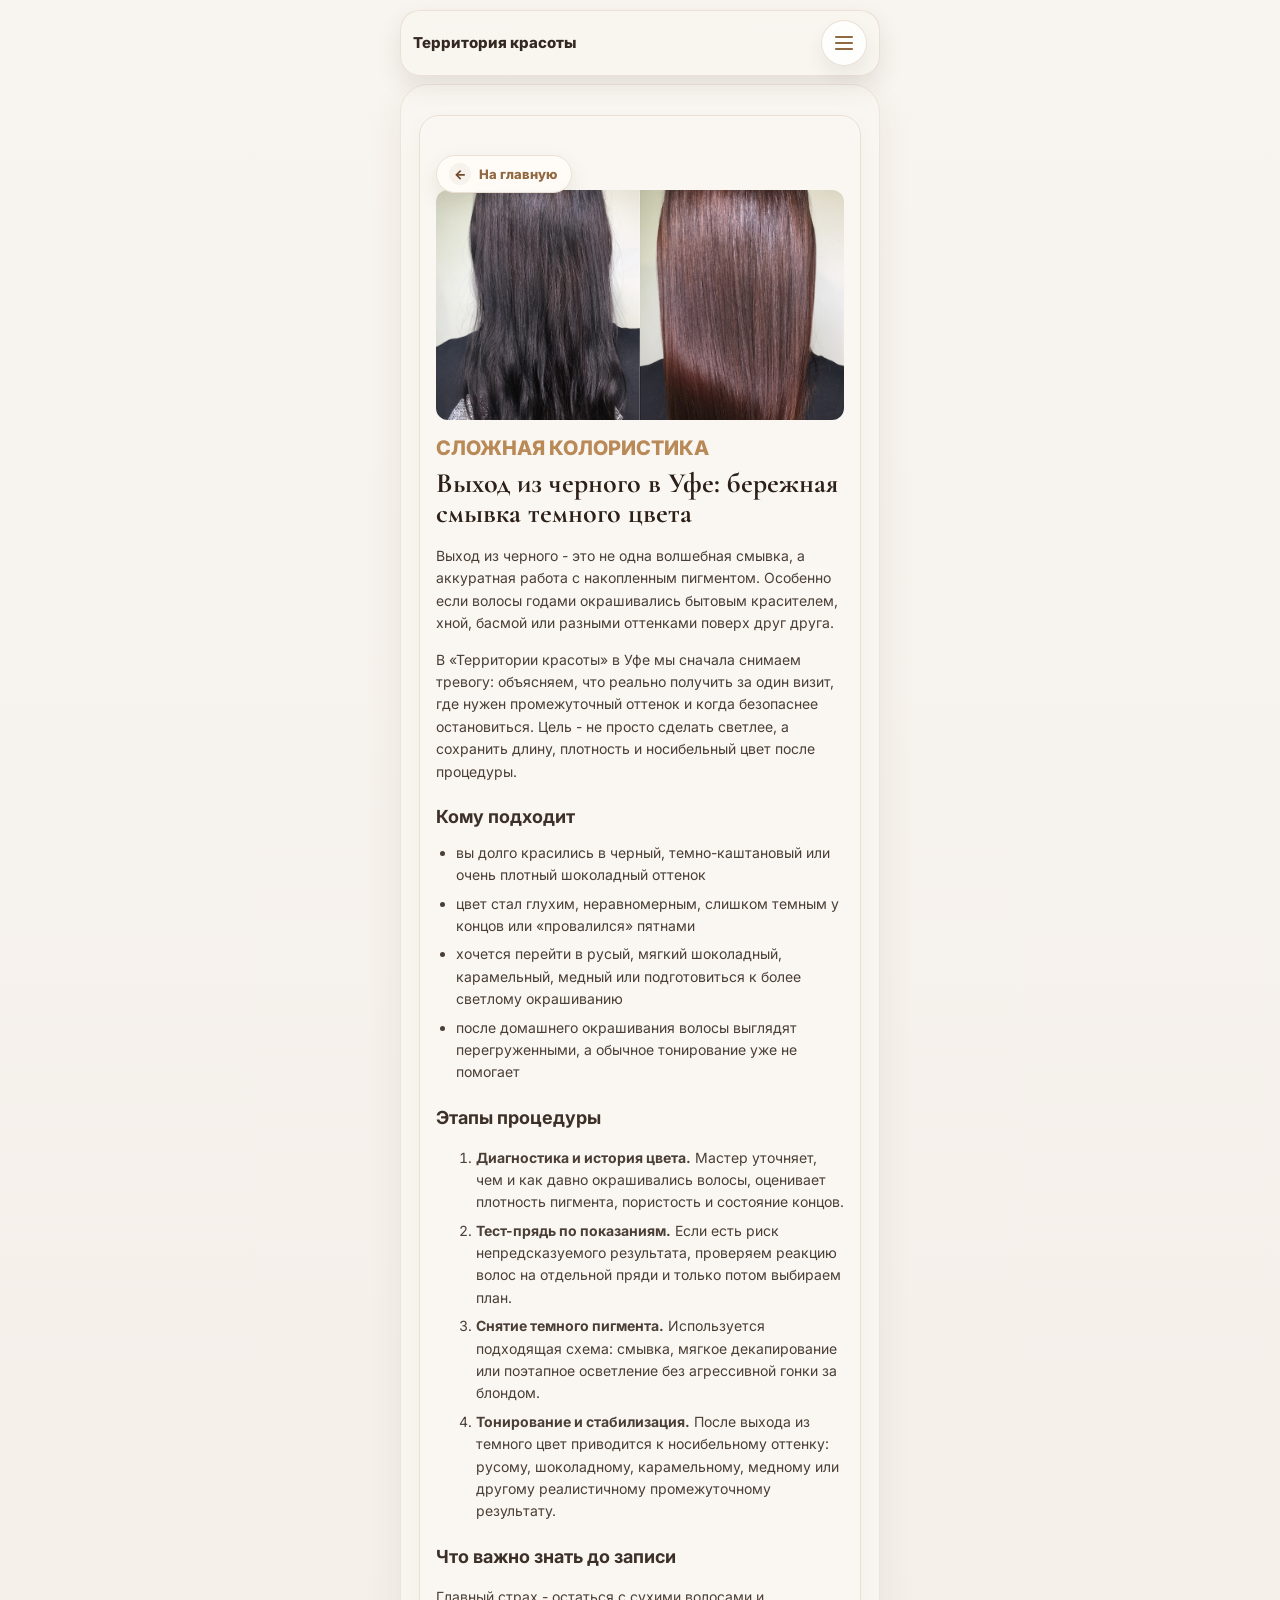
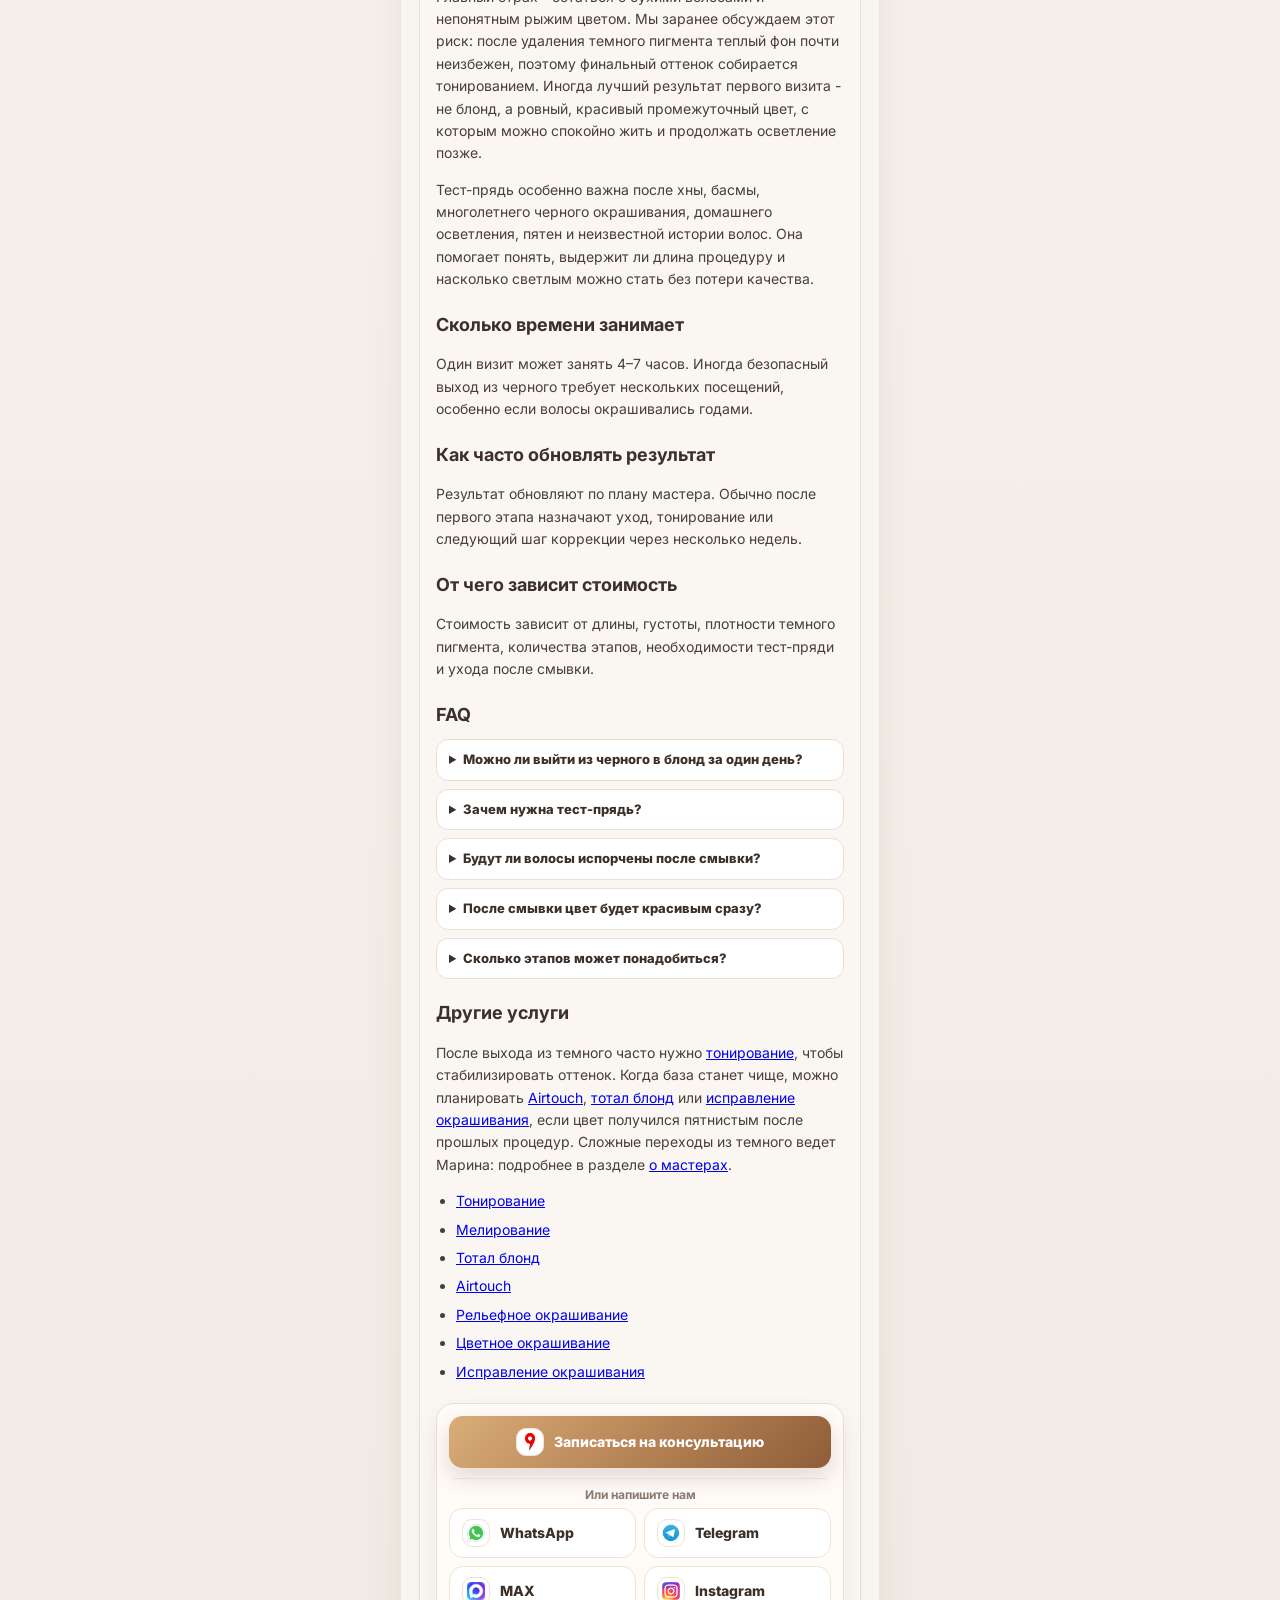
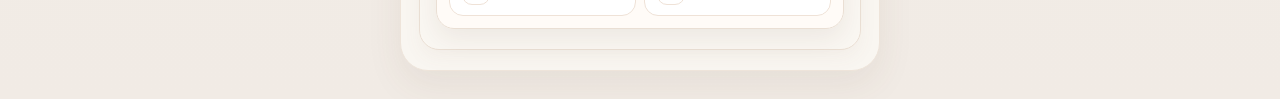
<file: services/exit-black/index.html>
﻿<!DOCTYPE html>
<html lang="ru">
<head>
  <meta charset="UTF-8" />
  <meta name="viewport" content="width=device-width, initial-scale=1.0" />
  <title>Выход из черного в Уфе: тест-прядь и реалистичный план | Территория красоты</title>
  <meta name="description" content="Выход из черного в Уфе с диагностикой, тест-прядью по показаниям и поэтапным планом. Снимаем темный пигмент бережно и честно обсуждаем результат." />
  <link rel="canonical" href="https://bestcolorufa.ru/services/exit-black/index.html" />
  <meta property="og:title" content="Выход из черного в Уфе: тест-прядь и реалистичный план | Территория красоты" />
  <meta property="og:description" content="Диагностика, тест-прядь по показаниям и поэтапный выход из темного без обещаний невозможного." />
  <meta property="og:type" content="website" />
  <meta property="og:url" content="https://bestcolorufa.ru/services/exit-black/index.html" />
  <meta property="og:image" content="https://bestcolorufa.ru/assets/services/exit-black/images/cover.png" />
  <meta name="twitter:card" content="summary_large_image" />
  <meta name="twitter:title" content="Выход из черного в Уфе: тест-прядь и реалистичный план | Территория красоты" />
  <meta name="twitter:description" content="Диагностика, тест-прядь по показаниям и поэтапный выход из темного без обещаний невозможного." />
  <meta name="twitter:image" content="https://bestcolorufa.ru/assets/services/exit-black/images/cover.png" />
  <link rel="preconnect" href="https://fonts.googleapis.com">
  <link rel="preconnect" href="https://fonts.gstatic.com" crossorigin>
  <link href="https://fonts.googleapis.com/css2?family=Inter:wght@400;500;600;700;800&family=Cormorant+Garamond:wght@500;600;700&display=swap" rel="stylesheet">
  <link rel="icon" type="image/png" href="../../assets/img/common/logo-mark.png">
  <style>
    :root { --page: #f9f6f1; --text: #332823; --line: #eadfd4; --accent: #b98957; --accent-dark: #916840; --shadow: 0 14px 36px rgba(98, 72, 49, 0.08); }
    * { box-sizing: border-box; }
    body { margin: 0; font-family: Inter, sans-serif; background: linear-gradient(180deg, #f8f4ef 0%, #f1ebe5 100%); color: var(--text); }
    img { display: block; max-width: 100%; }
    .shell { width: min(100%, 500px); margin: 0 auto; padding: 10px 10px 28px; }
    .phone { background: var(--page); border: 1px solid #eee4da; border-radius: 28px; box-shadow: var(--shadow); overflow: hidden; min-height: calc(100vh - 20px); }
    .section { padding: 30px 18px 20px; }
    .contacts-card { background: #faf7f2; border: 1px solid var(--line); border-radius: 20px; padding: 20px 16px; box-shadow: 0 8px 18px rgba(135, 104, 76, 0.05); }
    .eyebrow { display: block; color: var(--accent); text-transform: uppercase; font-weight: 800; font-size: 20px; }.service-content { font-size: 14px; color: #4a3e37; line-height: 1.6; }
    .service-content h2 { font-size: 18px; color: #3c3029; margin: 20px 0 10px; }
    .service-content ul { padding-left: 20px; margin: 10px 0; }
    .service-content li { margin-bottom: 6px; }
    .hero-btn { min-height: 50px; border-radius: 999px; display: flex; align-items: center; justify-content: center; padding: 0 20px; color: #fff; background: linear-gradient(135deg, #d9ad78 0%, #b98658 48%, #8e5d38 100%); border: 1px solid rgba(255,244,230,0.45); text-decoration: none; font-size: 15px; font-weight: 600; box-shadow: 0 10px 24px rgba(58, 39, 25, 0.16); }
    @media (max-width: 480px) { .shell { padding: 0; } .phone { border-radius: 0; border-left: 0; border-right: 0; min-height: 100vh; } }


    .site-menu-toggle {
      display: none;
      width: 36px;
      height: 36px;
      border-radius: 50%;
      border: 1px solid rgba(234, 223, 212, 0.96);
      background: #fff;
      color: var(--accent-dark);
      place-items: center;
      box-shadow: 0 8px 18px rgba(58, 39, 25, 0.10);
      cursor: pointer;
    }

    .site-menu-toggle span,
    .site-menu-toggle span::before,
    .site-menu-toggle span::after {
      display: block;
      width: 18px;
      height: 2px;
      border-radius: 2px;
      background: currentColor;
      content: "";
      position: relative;
      transition: transform 0.2s ease, opacity 0.2s ease;
    }

    .site-menu-toggle span::before { position: absolute; top: -6px; }
    .site-menu-toggle span::after { position: absolute; top: 6px; }

    .site-menu-toggle[aria-expanded="true"] span { background: transparent; }
    .site-menu-toggle[aria-expanded="true"] span::before { transform: translateY(6px) rotate(45deg); background: var(--accent-dark); }
    .site-menu-toggle[aria-expanded="true"] span::after { transform: translateY(-6px) rotate(-45deg); background: var(--accent-dark); }

    .mobile-menu {
      position: fixed;
      inset: 0;
      z-index: 70;
      display: flex;
      align-items: flex-start;
      justify-content: center;
      padding: 82px 16px 18px;
      background: rgba(36, 28, 24, 0.42);
      backdrop-filter: blur(4px);
      opacity: 0;
      visibility: hidden;
      transition: opacity 0.22s ease, visibility 0.22s ease;
    }

    .mobile-menu.open {
      opacity: 1;
      visibility: visible;
    }

    .mobile-menu-card {
      width: min(100%, 430px);
      padding: 12px;
      border-radius: 18px;
      border: 1px solid #efe2d7;
      background: #fff;
      box-shadow: 0 20px 44px rgba(56, 41, 31, 0.18);
      transform: translateY(-12px);
      transition: transform 0.22s ease;
    }

    .mobile-menu.open .mobile-menu-card { transform: translateY(0); }

    .mobile-menu-card a {
      display: flex;
      align-items: center;
      min-height: 42px;
      padding: 10px 12px;
      border-radius: 12px;
      color: #3d3029;
      text-decoration: none;
      font-size: 15px;
      font-weight: 700;
      transition: background 0.2s ease;
    }

    .mobile-menu-card a:hover { background: #f8f2ec; }
    .mobile-menu-card a.is-booking {
      justify-content: center;
      margin-top: 6px;
      color: #fff;
      background: linear-gradient(135deg, #d9ad78 0%, #b98658 48%, #8e5d38 100%);
    }

    .booking-dropdown {
      position: fixed;
      z-index: 95;
      width: min(340px, calc(100vw - 24px));
      padding: 12px;
      border-radius: 18px;
      border: 1px solid rgba(234, 223, 212, 0.96);
      background: rgba(255, 252, 248, 0.98);
      box-shadow: 0 22px 48px rgba(56, 41, 31, 0.20);
      backdrop-filter: blur(14px);
      opacity: 0;
      visibility: hidden;
      pointer-events: none;
      transform: translateY(-8px) scale(0.98);
      transition: opacity 0.18s ease, visibility 0.18s ease, transform 0.18s ease;
    }

    .booking-dropdown.open {
      opacity: 1;
      visibility: visible;
      pointer-events: auto;
      transform: translateY(0) scale(1);
    }

    .booking-primary,
    .booking-option {
      display: flex;
      align-items: center;
      gap: 10px;
      min-height: 46px;
      padding: 10px 12px;
      border-radius: 14px;
      color: #3d3029;
      text-decoration: none;
      font-size: 14px;
      font-weight: 800;
      transition: background 0.18s ease, transform 0.18s ease;
    }

    .booking-primary {
      min-height: 52px;
      color: #fff;
      background: linear-gradient(135deg, #d9ad78 0%, #b98658 48%, #8e5d38 100%);
      box-shadow: 0 10px 22px rgba(105, 71, 43, 0.18);
    }

    .booking-primary:hover,
    .booking-option:hover {
      transform: translateY(-1px);
    }

    .booking-option:hover { background: #f8f2ec; }

    .booking-icon {
      width: 28px;
      height: 28px;
      flex-shrink: 0;
      display: grid;
      place-items: center;
      border-radius: 10px;
      background: #fff;
      border: 1px solid #efe2d7;
    }

    .booking-icon img {
      width: 18px;
      height: 18px;
      object-fit: contain;
    }

    .booking-primary .booking-icon {
      border-color: rgba(255,255,255,0.44);
      background: rgba(255,255,255,0.18);
    }

    .booking-divider {
      height: 1px;
      margin: 10px 4px 8px;
      background: #eadfd4;
    }

    .booking-caption {
      margin: 0 4px 6px;
      color: #8a7b71;
      font-size: 12px;
      font-weight: 700;
    }

    .site-book,
    .sticky-cta button,
    .mobile-menu-card button,
    button.hero-btn {
      font-family: inherit;
      cursor: pointer;
    }

    button.site-book,
    .sticky-cta button,
    .mobile-menu-card button,
    button.hero-btn {
      border: 0;
    }

    .mobile-menu-card button {
      width: 100%;
      display: flex;
      align-items: center;
      min-height: 42px;
      padding: 10px 12px;
      border-radius: 12px;
      color: #3d3029;
      background: transparent;
      text-align: left;
      font-size: 15px;
      font-weight: 700;
      transition: background 0.2s ease;
    }

    .mobile-menu-card button:hover { background: #f8f2ec; }
    .mobile-menu-card button.is-booking {
      justify-content: center;
      margin-top: 6px;
      color: #fff;
      background: linear-gradient(135deg, #d9ad78 0%, #b98658 48%, #8e5d38 100%);
    }

    @media (max-width: 480px) {
      .booking-dropdown {
        width: auto;
        left: 12px !important;
        right: 12px !important;
        bottom: 78px !important;
        top: auto !important;
        border-radius: 20px;
        padding: 12px;
        transform: translateY(12px) scale(0.98);
      }
      .booking-dropdown.open { transform: translateY(0) scale(1); }
      .booking-primary,
      .booking-option { min-height: 48px; font-size: 15px; }
    }
    .site-header {
      position: sticky;
      top: 0;
      z-index: 45;
      display: grid;
      grid-template-columns: auto minmax(0, 1fr) auto;
      align-items: center;
      gap: 10px;
      margin-bottom: 8px;
      padding: 9px 12px;
      border: 1px solid rgba(234, 223, 212, 0.92);
      border-radius: 20px;
      background: rgba(249, 246, 241, 0.94);
      box-shadow: 0 10px 24px rgba(64, 46, 32, 0.10);
      backdrop-filter: blur(12px);
    }

    .site-brand {
      display: inline-flex;
      align-items: center;
      gap: 8px;
      min-width: 0;
      color: #342821;
      text-decoration: none;
      font-weight: 800;
      line-height: 1.05;
    }

    .site-brand img {
      width: 32px;
      height: 32px;
      object-fit: contain;
      flex-shrink: 0;
    }

    .site-brand span {
      max-width: 118px;
      font-size: 13px;
    }

    .site-nav {
      display: flex;
      justify-content: center;
      gap: 4px;
      min-width: 0;
      overflow-x: auto;
      scrollbar-width: none;
    }

    .site-nav::-webkit-scrollbar { display: none; }

    .site-nav a {
      flex: 0 0 auto;
      padding: 7px 9px;
      border-radius: 999px;
      color: #594942;
      text-decoration: none;
      font-size: 12px;
      font-weight: 700;
      white-space: nowrap;
      transition: background 0.2s ease, color 0.2s ease;
    }

    .site-nav a:hover {
      color: #3d2c23;
      background: #f1ebd8;
    }

    .site-book {
      display: inline-flex;
      align-items: center;
      justify-content: center;
      min-height: 36px;
      padding: 0 12px;
      border-radius: 999px;
      color: #fff;
      background: linear-gradient(135deg, #d9ad78 0%, #b98658 48%, #8e5d38 100%);
      border: 1px solid rgba(255,244,230,0.45);
      box-shadow: 0 8px 18px rgba(58, 39, 25, 0.14);
      text-decoration: none;
      font-size: 12px;
      font-weight: 800;
      white-space: nowrap;
    }

    .section,
    .hero,
    #about,
    #works,
    #testimonials,
    #contacts,
    #reviews {
      scroll-margin-top: 96px;
    }

    /* Sticky header: mobile layout */
    @media (max-width: 480px) {
  
    .site-menu-toggle {
      display: none;
      width: 36px;
      height: 36px;
      border-radius: 50%;
      border: 1px solid rgba(234, 223, 212, 0.96);
      background: #fff;
      color: var(--accent-dark);
      place-items: center;
      box-shadow: 0 8px 18px rgba(58, 39, 25, 0.10);
      cursor: pointer;
    }

    .site-menu-toggle span,
    .site-menu-toggle span::before,
    .site-menu-toggle span::after {
      display: block;
      width: 18px;
      height: 2px;
      border-radius: 2px;
      background: currentColor;
      content: "";
      position: relative;
      transition: transform 0.2s ease, opacity 0.2s ease;
    }

    .site-menu-toggle span::before { position: absolute; top: -6px; }
    .site-menu-toggle span::after { position: absolute; top: 6px; }

    .site-menu-toggle[aria-expanded="true"] span { background: transparent; }
    .site-menu-toggle[aria-expanded="true"] span::before { transform: translateY(6px) rotate(45deg); background: var(--accent-dark); }
    .site-menu-toggle[aria-expanded="true"] span::after { transform: translateY(-6px) rotate(-45deg); background: var(--accent-dark); }

    .mobile-menu {
      position: fixed;
      inset: 0;
      z-index: 70;
      display: flex;
      align-items: flex-start;
      justify-content: center;
      padding: 82px 16px 18px;
      background: rgba(36, 28, 24, 0.42);
      backdrop-filter: blur(4px);
      opacity: 0;
      visibility: hidden;
      transition: opacity 0.22s ease, visibility 0.22s ease;
    }

    .mobile-menu.open {
      opacity: 1;
      visibility: visible;
    }

    .mobile-menu-card {
      width: min(100%, 430px);
      padding: 12px;
      border-radius: 18px;
      border: 1px solid #efe2d7;
      background: #fff;
      box-shadow: 0 20px 44px rgba(56, 41, 31, 0.18);
      transform: translateY(-12px);
      transition: transform 0.22s ease;
    }

    .mobile-menu.open .mobile-menu-card { transform: translateY(0); }

    .mobile-menu-card a {
      display: flex;
      align-items: center;
      min-height: 42px;
      padding: 10px 12px;
      border-radius: 12px;
      color: #3d3029;
      text-decoration: none;
      font-size: 15px;
      font-weight: 700;
      transition: background 0.2s ease;
    }

    .mobile-menu-card a:hover { background: #f8f2ec; }
    .mobile-menu-card a.is-booking {
      justify-content: center;
      margin-top: 6px;
      color: #fff;
      background: linear-gradient(135deg, #d9ad78 0%, #b98658 48%, #8e5d38 100%);
    }

    .booking-dropdown {
      position: fixed;
      z-index: 95;
      width: min(340px, calc(100vw - 24px));
      padding: 12px;
      border-radius: 18px;
      border: 1px solid rgba(234, 223, 212, 0.96);
      background: rgba(255, 252, 248, 0.98);
      box-shadow: 0 22px 48px rgba(56, 41, 31, 0.20);
      backdrop-filter: blur(14px);
      opacity: 0;
      visibility: hidden;
      pointer-events: none;
      transform: translateY(-8px) scale(0.98);
      transition: opacity 0.18s ease, visibility 0.18s ease, transform 0.18s ease;
    }

    .booking-dropdown.open {
      opacity: 1;
      visibility: visible;
      pointer-events: auto;
      transform: translateY(0) scale(1);
    }

    .booking-primary,
    .booking-option {
      display: flex;
      align-items: center;
      gap: 10px;
      min-height: 46px;
      padding: 10px 12px;
      border-radius: 14px;
      color: #3d3029;
      text-decoration: none;
      font-size: 14px;
      font-weight: 800;
      transition: background 0.18s ease, transform 0.18s ease;
    }

    .booking-primary {
      min-height: 52px;
      color: #fff;
      background: linear-gradient(135deg, #d9ad78 0%, #b98658 48%, #8e5d38 100%);
      box-shadow: 0 10px 22px rgba(105, 71, 43, 0.18);
    }

    .booking-primary:hover,
    .booking-option:hover {
      transform: translateY(-1px);
    }

    .booking-option:hover { background: #f8f2ec; }

    .booking-icon {
      width: 28px;
      height: 28px;
      flex-shrink: 0;
      display: grid;
      place-items: center;
      border-radius: 10px;
      background: #fff;
      border: 1px solid #efe2d7;
    }

    .booking-icon img {
      width: 18px;
      height: 18px;
      object-fit: contain;
    }

    .booking-primary .booking-icon {
      border-color: rgba(255,255,255,0.44);
      background: rgba(255,255,255,0.18);
    }

    .booking-divider {
      height: 1px;
      margin: 10px 4px 8px;
      background: #eadfd4;
    }

    .booking-caption {
      margin: 0 4px 6px;
      color: #8a7b71;
      font-size: 12px;
      font-weight: 700;
    }

    .site-book,
    .sticky-cta button,
    .mobile-menu-card button,
    button.hero-btn {
      font-family: inherit;
      cursor: pointer;
    }

    button.site-book,
    .sticky-cta button,
    .mobile-menu-card button,
    button.hero-btn {
      border: 0;
    }

    .mobile-menu-card button {
      width: 100%;
      display: flex;
      align-items: center;
      min-height: 42px;
      padding: 10px 12px;
      border-radius: 12px;
      color: #3d3029;
      background: transparent;
      text-align: left;
      font-size: 15px;
      font-weight: 700;
      transition: background 0.2s ease;
    }

    .mobile-menu-card button:hover { background: #f8f2ec; }
    .mobile-menu-card button.is-booking {
      justify-content: center;
      margin-top: 6px;
      color: #fff;
      background: linear-gradient(135deg, #d9ad78 0%, #b98658 48%, #8e5d38 100%);
    }

    @media (max-width: 480px) {
      .booking-dropdown {
        width: auto;
        left: 12px !important;
        right: 12px !important;
        bottom: 78px !important;
        top: auto !important;
        border-radius: 20px;
        padding: 12px;
        transform: translateY(12px) scale(0.98);
      }
      .booking-dropdown.open { transform: translateY(0) scale(1); }
      .booking-primary,
      .booking-option { min-height: 48px; font-size: 15px; }
    }
    .site-header {
        grid-template-columns: minmax(0, 1fr) auto auto;
        gap: 8px;
        margin-bottom: 0;
        padding: 8px 10px;
        border-left: 0;
        border-right: 0;
        border-radius: 0;
      }
      .site-brand img {
        width: 28px;
        height: 28px;
      }
      .site-brand span {
        max-width: 142px;
        font-size: 12px;
      }
      .site-nav {
        grid-column: 1 / -1;
        justify-content: flex-start;
        gap: 3px;
        margin: 0 -2px;
        padding-bottom: 1px;
      }
      .site-nav a {
        padding: 6px 8px;
        font-size: 12px;
      }
      .site-book {
        min-height: 34px;
        padding: 0 10px;
        font-size: 12px;
      }
      .section,
      .hero,
      #about,
      #works,
      #testimonials,
      #contacts,
      #reviews {
        scroll-margin-top: 92px;
      }
    }

    @media (max-width: 480px) {
  
    .booking-dropdown {
      position: fixed;
      z-index: 95;
      width: min(340px, calc(100vw - 24px));
      padding: 12px;
      border-radius: 18px;
      border: 1px solid rgba(234, 223, 212, 0.96);
      background: rgba(255, 252, 248, 0.98);
      box-shadow: 0 22px 48px rgba(56, 41, 31, 0.20);
      backdrop-filter: blur(14px);
      opacity: 0;
      visibility: hidden;
      pointer-events: none;
      transform: translateY(-8px) scale(0.98);
      transition: opacity 0.18s ease, visibility 0.18s ease, transform 0.18s ease;
    }

    .booking-dropdown.open {
      opacity: 1;
      visibility: visible;
      pointer-events: auto;
      transform: translateY(0) scale(1);
    }

    .booking-primary,
    .booking-option {
      display: flex;
      align-items: center;
      gap: 10px;
      min-height: 46px;
      padding: 10px 12px;
      border-radius: 14px;
      color: #3d3029;
      text-decoration: none;
      font-size: 14px;
      font-weight: 800;
      transition: background 0.18s ease, transform 0.18s ease;
    }

    .booking-primary {
      min-height: 52px;
      color: #fff;
      background: linear-gradient(135deg, #d9ad78 0%, #b98658 48%, #8e5d38 100%);
      box-shadow: 0 10px 22px rgba(105, 71, 43, 0.18);
    }

    .booking-primary:hover,
    .booking-option:hover {
      transform: translateY(-1px);
    }

    .booking-option:hover { background: #f8f2ec; }

    .booking-icon {
      width: 28px;
      height: 28px;
      flex-shrink: 0;
      display: grid;
      place-items: center;
      border-radius: 10px;
      background: #fff;
      border: 1px solid #efe2d7;
    }

    .booking-icon img {
      width: 18px;
      height: 18px;
      object-fit: contain;
    }

    .booking-primary .booking-icon {
      border-color: rgba(255,255,255,0.44);
      background: rgba(255,255,255,0.18);
    }

    .booking-divider {
      height: 1px;
      margin: 10px 4px 8px;
      background: #eadfd4;
    }

    .booking-caption {
      margin: 0 4px 6px;
      color: #8a7b71;
      font-size: 12px;
      font-weight: 700;
    }

    .site-book,
    .sticky-cta button,
    .mobile-menu-card button,
    button.hero-btn {
      font-family: inherit;
      cursor: pointer;
    }

    button.site-book,
    .sticky-cta button,
    .mobile-menu-card button,
    button.hero-btn {
      border: 0;
    }

    .mobile-menu-card button {
      width: 100%;
      display: flex;
      align-items: center;
      min-height: 42px;
      padding: 10px 12px;
      border-radius: 12px;
      color: #3d3029;
      background: transparent;
      text-align: left;
      font-size: 15px;
      font-weight: 700;
      transition: background 0.2s ease;
    }

    .mobile-menu-card button:hover { background: #f8f2ec; }
    .mobile-menu-card button.is-booking {
      justify-content: center;
      margin-top: 6px;
      color: #fff;
      background: linear-gradient(135deg, #d9ad78 0%, #b98658 48%, #8e5d38 100%);
    }

    @media (max-width: 480px) {
      .booking-dropdown {
        width: auto;
        left: 12px !important;
        right: 12px !important;
        bottom: 78px !important;
        top: auto !important;
        border-radius: 20px;
        padding: 12px;
        transform: translateY(12px) scale(0.98);
      }
      .booking-dropdown.open { transform: translateY(0) scale(1); }
      .booking-primary,
      .booking-option { min-height: 48px; font-size: 15px; }
    }
    .site-header { grid-template-columns: minmax(0, 1fr) auto auto; }
      .site-nav { display: none; }
      .site-menu-toggle { display: grid; }
    }

    /* Booking dropdown: final rules */
    .booking-dropdown {
      position: fixed;
      z-index: 95;
      width: min(340px, calc(100vw - 24px));
      padding: 12px;
      border-radius: 18px;
      border: 1px solid rgba(234, 223, 212, 0.96);
      background: rgba(255, 252, 248, 0.98);
      box-shadow: 0 22px 48px rgba(56, 41, 31, 0.20);
      backdrop-filter: blur(14px);
      opacity: 0;
      visibility: hidden;
      pointer-events: none;
      transform: translateY(-8px) scale(0.98);
      transition: opacity 0.18s ease, visibility 0.18s ease, transform 0.18s ease;
    }

    .booking-dropdown.open {
      opacity: 1;
      visibility: visible;
      pointer-events: auto;
      transform: translateY(0) scale(1);
    }

    .booking-primary,
    .booking-option {
      display: flex;
      align-items: center;
      gap: 10px;
      min-height: 46px;
      padding: 10px 12px;
      border-radius: 14px;
      color: #3d3029;
      text-decoration: none;
      font-size: 14px;
      font-weight: 800;
      transition: background 0.18s ease, transform 0.18s ease;
    }

    .booking-primary {
      min-height: 52px;
      color: #fff;
      background: linear-gradient(135deg, #d9ad78 0%, #b98658 48%, #8e5d38 100%);
      box-shadow: 0 10px 22px rgba(105, 71, 43, 0.18);
    }

    .booking-primary:hover,
    .booking-option:hover { transform: translateY(-1px); }
    .booking-option:hover { background: #f8f2ec; }

    .booking-icon {
      width: 28px;
      height: 28px;
      flex-shrink: 0;
      display: grid;
      place-items: center;
      border-radius: 10px;
      background: #fff;
      border: 1px solid #efe2d7;
    }

    .booking-icon img {
      width: 18px;
      height: 18px;
      object-fit: contain;
    }

    .booking-primary .booking-icon {
      border-color: rgba(255,255,255,0.44);
      background: rgba(255,255,255,0.18);
    }

    .booking-divider {
      height: 1px;
      margin: 10px 4px 8px;
      background: #eadfd4;
    }

    .booking-caption {
      margin: 0 4px 6px;
      color: #8a7b71;
      font-size: 12px;
      font-weight: 700;
    }

    .site-book,
    .sticky-cta button,
    .mobile-menu-card button,
    button.hero-btn {
      font-family: inherit;
      cursor: pointer;
    }

    button.site-book,
    .sticky-cta button,
    .mobile-menu-card button,
    button.hero-btn { border: 0; }

    .mobile-menu-card button {
      width: 100%;
      display: flex;
      align-items: center;
      min-height: 42px;
      padding: 10px 12px;
      border-radius: 12px;
      color: #3d3029;
      background: transparent;
      text-align: left;
      font-size: 15px;
      font-weight: 700;
      transition: background 0.2s ease;
    }

    .mobile-menu-card button:hover { background: #f8f2ec; }
    .mobile-menu-card button.is-booking {
      justify-content: center;
      margin-top: 6px;
      color: #fff;
      background: linear-gradient(135deg, #d9ad78 0%, #b98658 48%, #8e5d38 100%);
    }

    @media (max-width: 480px) {
      .booking-dropdown {
        width: auto;
        left: 12px !important;
        right: 12px !important;
        bottom: 78px !important;
        top: auto !important;
        border-radius: 20px;
        padding: 12px;
        transform: translateY(12px) scale(0.98);
      }
      .booking-dropdown.open { transform: translateY(0) scale(1); }
      .booking-primary,
      .booking-option { min-height: 48px; font-size: 15px; }
    }

    /* Header final: brand + menu only */
    .site-header {
      grid-template-columns: minmax(0, 1fr) auto !important;
      align-items: center;
      min-height: 58px;
    }

    .site-brand img,
    .site-nav,
    .site-book {
      display: none !important;
    }

    .site-brand span {
      max-width: none !important;
      font-size: 15px !important;
      font-weight: 800;
    }

    .site-menu-toggle {
      display: grid !important;
      width: 46px;
      height: 46px;
      border-radius: 50%;
      background: rgba(255,255,255,0.86);
      border: 1px solid rgba(234, 223, 212, 0.96);
      box-shadow: 0 10px 18px rgba(64,46,32,0.08);
    }

    .service-page-booking {
      width: 100%;
      max-width: 100%;
    }

    @media (max-width: 480px) {
      .site-header {
        min-height: 54px;
        padding: 8px 12px !important;
      }
      .site-brand span { font-size: 14px !important; }
      .site-menu-toggle {
        width: 44px;
        height: 44px;
      }
    }

    .service-booking-card {
      margin-top: 20px;
      padding: 12px;
      border-radius: 18px;
      background: rgba(255, 252, 248, 0.92);
      border: 1px solid #eadfd4;
      box-shadow: 0 10px 24px rgba(64, 46, 32, 0.07);
    }

    .service-booking-card .booking-primary {
      justify-content: center;
      text-align: center;
    }

    .service-booking-card .booking-primary .booking-icon {
      background: #fff;
      border-color: #efe2d7;
    }

    .service-booking-card .booking-caption {
      text-align: center;
    }

    .service-messenger-grid {
      display: grid;
      grid-template-columns: 1fr 1fr;
      gap: 8px;
    }

    .service-messenger-grid .booking-option {
      min-height: 46px;
      background: #fff;
      border: 1px solid #efe2d7;
    }

    @media (max-width: 360px) {
      .service-messenger-grid { grid-template-columns: 1fr; }
    }

    .back-btn {
      position: sticky;
      top: 70px;
      z-index: 30;
      width: max-content;
      max-width: 100%;
      min-height: 38px;
      padding: 0 14px 0 12px;
      border-radius: 999px;
      background: rgba(255, 252, 248, 0.94);
      border: 1px solid #eadfd4;
      box-shadow: 0 10px 22px rgba(64, 46, 32, 0.10);
      backdrop-filter: blur(10px);
      display: inline-flex;
      align-items: center;
      gap: 8px;
      color: var(--accent-dark);
      text-decoration: none;
      font-weight: 800;
      font-size: 13px;
      margin-bottom: 16px;
    }

    .back-btn::before {
      content: "←";
      display: grid;
      place-items: center;
      width: 22px;
      height: 22px;
      border-radius: 50%;
      background: #f8f2ec;
      color: #6b4728;
      font-weight: 800;
    }

    .back-btn:hover { background: #fff; }

    @media (max-width: 480px) {
      .back-btn {
        top: 62px;
        min-height: 36px;
        font-size: 12px;
      }
    }
  
    /* Booking modal final behavior */
    body.booking-open { overflow: hidden; }
    body.booking-open::before {
      content: "";
      position: fixed;
      inset: 0;
      z-index: 90;
      background: rgba(36, 28, 24, 0.42);
      backdrop-filter: blur(3px);
    }
    .booking-dropdown {
      left: 50% !important;
      top: 50% !important;
      right: auto !important;
      bottom: auto !important;
      width: min(360px, calc(100vw - 32px)) !important;
      transform: translate(-50%, -46%) scale(0.98) !important;
    }
    .booking-dropdown.open {
      transform: translate(-50%, -50%) scale(1) !important;
    }
    @media (max-width: 480px) {
      .booking-dropdown {
        left: 50% !important;
        top: 50% !important;
        right: auto !important;
        bottom: auto !important;
        width: min(360px, calc(100vw - 24px)) !important;
      }
    }
  
    /* Compact service FAQ */
    .service-faq {
      display: grid;
      gap: 8px;
      margin: 10px 0 18px;
    }
    .service-faq details {
      border: 1px solid var(--line);
      border-radius: 12px;
      background: #fff;
      padding: 0 12px;
    }
    .service-faq summary {
      cursor: pointer;
      padding: 11px 0;
      color: #3c3029;
      font-size: 13px;
      font-weight: 800;
      line-height: 1.35;
    }
    .service-faq p {
      margin: 0;
      padding: 0 0 12px;
      color: #5f524a;
      font-size: 13px;
      line-height: 1.5;
    }
  </style>
  <script type="application/ld+json">
{
    "@context":  "https://schema.org",
    "@type":  "Service",
    "@id":  "https://bestcolorufa.ru/services/exit-black/index.html#service",
    "name":  "Выход из черного в Уфе: тест-прядь и реалистичный план",
    "description":  "Выход из черного в Уфе с диагностикой, тест-прядью по показаниям и поэтапным планом. Снимаем темный пигмент бережно и честно обсуждаем результат.",
    "serviceType":  "Выход из черного",
    "url":  "https://bestcolorufa.ru/services/exit-black/index.html",
    "image":  "https://bestcolorufa.ru/assets/services/exit-black/images/cover.png",
    "areaServed":  {
                       "@type":  "City",
                       "name":  "Уфа"
                   },
    "provider":  {
                     "@type":  "BeautySalon",
                     "@id":  "https://bestcolorufa.ru/#beauty-salon",
                     "name":  "Территория красоты",
                     "url":  "https://bestcolorufa.ru/",
                     "image":  "https://bestcolorufa.ru/assets/img/common/hero.png",
                     "telephone":  "+79174193565",
                     "priceRange":  "₽₽",
                     "address":  {
                                     "@type":  "PostalAddress",
                                     "streetAddress":  "Российская 159/1, офис 49",
                                     "addressLocality":  "Уфа",
                                     "addressCountry":  "RU"
                                 },
                     "openingHoursSpecification":  [
                                                       {
                                                           "@type":  "OpeningHoursSpecification",
                                                           "dayOfWeek":  [
                                                                             "Monday",
                                                                             "Tuesday",
                                                                             "Wednesday",
                                                                             "Thursday",
                                                                             "Friday",
                                                                             "Saturday",
                                                                             "Sunday"
                                                                         ],
                                                           "opens":  "09:00",
                                                           "closes":  "21:00"
                                                       }
                                                   ],
                     "sameAs":  [
                                    "https://instagram.com/mak.marina",
                                    "https://t.me/makmarinaa",
                                    "https://wa.me/79174193565",
                                    "https://yandex.com/maps/org/territoriya_krasoty/125972859834/"
                                ]
                 }
}
  </script>
  <script type="application/ld+json">
{
    "@context":  "https://schema.org",
    "@type":  "FAQPage",
    "mainEntity":  [
                       {
                           "@type":  "Question",
                           "name":  "Можно ли выйти из черного в блонд за один день?",
                           "acceptedAnswer":  {
                                                  "@type":  "Answer",
                                                  "text":  "Иногда это небезопасно. Если волосы перегружены темным красителем, мастер предложит поэтапный план: сначала снять плотность цвета и получить носибельный промежуточный оттенок."
                                              }
                       },
                       {
                           "@type":  "Question",
                           "name":  "Зачем нужна тест-прядь?",
                           "acceptedAnswer":  {
                                                  "@type":  "Answer",
                                                  "text":  "Тест-прядь показывает, как темный пигмент выходит из волос, насколько длина выдерживает процедуру и какой результат реалистичен без потери качества."
                                              }
                       },
                       {
                           "@type":  "Question",
                           "name":  "Будут ли волосы испорчены после смывки?",
                           "acceptedAnswer":  {
                                                  "@type":  "Answer",
                                                  "text":  "Риск зависит от истории окрашиваний и состояния длины. Поэтому мастер сначала проводит диагностику, выбирает щадящий план и может отказаться от агрессивного осветления за один визит."
                                              }
                       },
                       {
                           "@type":  "Question",
                           "name":  "После смывки цвет будет красивым сразу?",
                           "acceptedAnswer":  {
                                                  "@type":  "Answer",
                                                  "text":  "После удаления темного пигмента почти всегда нужно тонирование. Оно делает промежуточный русый, шоколадный, карамельный или медный оттенок более ровным и носибельным."
                                              }
                       },
                       {
                           "@type":  "Question",
                           "name":  "Сколько этапов может понадобиться?",
                           "acceptedAnswer":  {
                                                  "@type":  "Answer",
                                                  "text":  "Иногда достаточно одного визита, но после многолетнего черного окрашивания может понадобиться несколько этапов с уходом и тонированием между ними."
                                              }
                       }
                   ]
}
  </script>
  <script type="application/ld+json">
{
  "@context": "https://schema.org",
  "@type": "BreadcrumbList",
  "itemListElement": [
    {
      "@type": "ListItem",
      "position": 1,
      "name": "Главная",
      "item": "https://bestcolorufa.ru/"
    },
    {
      "@type": "ListItem",
      "position": 2,
      "name": "Услуги",
      "item": "https://bestcolorufa.ru/#works"
    },
    {
      "@type": "ListItem",
      "position": 3,
      "name": "Выход из черного",
      "item": "https://bestcolorufa.ru/services/exit-black/index.html"
    }
  ]
}
  </script>
</head>
<body>
  <div class="booking-dropdown" id="bookingDropdown" aria-hidden="true">
    <a class="booking-primary" href="https://yandex.ru/business/widget/request/company/125972859834" target="_blank" rel="noopener noreferrer">
      <span class="booking-icon"><img src="../../assets/img/icons/yandex.png" alt=""></span>
      <span>Выход из темного</span>
    </a>
    <div class="booking-divider"></div>
    <div class="booking-caption">Или напишите нам</div>
    <a class="booking-option" href="https://wa.me/79174193565" target="_blank" rel="noopener noreferrer">
      <span class="booking-icon"><img src="../../assets/img/icons/whatsapp.png" alt=""></span>
      <span>WhatsApp</span>
    </a>
    <a class="booking-option" href="https://t.me/makmarinaa" target="_blank" rel="noopener noreferrer">
      <span class="booking-icon"><img src="../../assets/img/icons/telegram.png" alt=""></span>
      <span>Telegram</span>
    </a>
    <a class="booking-option" href="https://max.ru/u/f9LHodD0cOJKBI7ZMu0eePMwZi3eCOuLe-_6oA2tgidVwVsTL77JQi6zJzo" target="_blank" rel="noopener noreferrer">
      <span class="booking-icon"><img src="../../assets/img/icons/max.png" alt=""></span>
      <span>MAX</span>
    </a>
    <a class="booking-option" href="https://instagram.com/mak.marina" target="_blank" rel="noopener noreferrer">
      <span class="booking-icon"><img src="../../assets/img/icons/instagram.png" alt=""></span>
      <span>Instagram</span>
    </a>
  </div>

  <div class="mobile-menu" id="mobileMenu" aria-hidden="true">
    <div class="mobile-menu-card">
      <a href="../../index.html#about">О салоне</a>
      <a href="../../index.html#works">Услуги</a>
      <a href="../../index.html#testimonials">Отзывы</a>
      <a href="../../index.html#contacts">Как нас найти</a>
      <button class="is-booking" type="button" data-booking-toggle aria-expanded="false" aria-controls="bookingDropdown">Запись</button>
    </div>
  </div>

  <main class="shell">
    <header class="site-header" aria-label="Основная навигация">
      <a class="site-brand" href="../../index.html" aria-label="Территория красоты">
        <img src="../../assets/img/common/logo-mark.png" alt="Логотип Территория красоты">
        <span>Территория красоты</span>
      </a>
      <button class="site-menu-toggle" type="button" data-menu-toggle aria-label="Открыть меню" aria-expanded="false" aria-controls="mobileMenu"><span></span></button>
    </header>
    <div class="phone">
      <section class="section">
        <div class="contacts-card">
          <a href="../../index.html" class="back-btn">На главную</a>
          <img src="../../assets/services/exit-black/images/cover.png" alt="Выход из черного в Уфе" style="width: 100%; border-radius: 12px; margin-bottom: 16px; object-fit: cover; aspect-ratio: 16/9;">
          <div class="eyebrow" style="text-align: left; margin:0 0 8px;">Сложная колористика</div>
          <h1 style="margin: 0 0 16px; font-family: 'Cormorant Garamond', serif; font-size: 28px; color: #2d2019; line-height: 1.1;">Выход из черного в Уфе: бережная смывка темного цвета</h1>

          <div class="service-content">
            <p>Выход из черного - это не одна волшебная смывка, а аккуратная работа с накопленным пигментом. Особенно если волосы годами окрашивались бытовым красителем, хной, басмой или разными оттенками поверх друг друга.</p>
            <p>В «Территории красоты» в Уфе мы сначала снимаем тревогу: объясняем, что реально получить за один визит, где нужен промежуточный оттенок и когда безопаснее остановиться. Цель - не просто сделать светлее, а сохранить длину, плотность и носибельный цвет после процедуры.</p>

            <h2>Кому подходит</h2>
            <ul>
              <li>вы долго красились в черный, темно-каштановый или очень плотный шоколадный оттенок</li>
              <li>цвет стал глухим, неравномерным, слишком темным у концов или «провалился» пятнами</li>
              <li>хочется перейти в русый, мягкий шоколадный, карамельный, медный или подготовиться к более светлому окрашиванию</li>
              <li>после домашнего окрашивания волосы выглядят перегруженными, а обычное тонирование уже не помогает</li>
            </ul>

            <h2>Этапы процедуры</h2>
            <ol>
              <li><strong>Диагностика и история цвета.</strong> Мастер уточняет, чем и как давно окрашивались волосы, оценивает плотность пигмента, пористость и состояние концов.</li>
              <li><strong>Тест-прядь по показаниям.</strong> Если есть риск непредсказуемого результата, проверяем реакцию волос на отдельной пряди и только потом выбираем план.</li>
              <li><strong>Снятие темного пигмента.</strong> Используется подходящая схема: смывка, мягкое декапирование или поэтапное осветление без агрессивной гонки за блондом.</li>
              <li><strong>Тонирование и стабилизация.</strong> После выхода из темного цвет приводится к носибельному оттенку: русому, шоколадному, карамельному, медному или другому реалистичному промежуточному результату.</li>
            </ol>

            <h2>Что важно знать до записи</h2>
            <p>Главный страх - остаться с сухими волосами и непонятным рыжим цветом. Мы заранее обсуждаем этот риск: после удаления темного пигмента теплый фон почти неизбежен, поэтому финальный оттенок собирается тонированием. Иногда лучший результат первого визита - не блонд, а ровный, красивый промежуточный цвет, с которым можно спокойно жить и продолжать осветление позже.</p>
            <p>Тест-прядь особенно важна после хны, басмы, многолетнего черного окрашивания, домашнего осветления, пятен и неизвестной истории волос. Она помогает понять, выдержит ли длина процедуру и насколько светлым можно стать без потери качества.</p>

            <h2>Сколько времени занимает</h2>
            <p>Один визит может занять 4–7 часов. Иногда безопасный выход из черного требует нескольких посещений, особенно если волосы окрашивались годами.</p>

            <h2>Как часто обновлять результат</h2>
            <p>Результат обновляют по плану мастера. Обычно после первого этапа назначают уход, тонирование или следующий шаг коррекции через несколько недель.</p>

            <h2>От чего зависит стоимость</h2>
            <p>Стоимость зависит от длины, густоты, плотности темного пигмента, количества этапов, необходимости тест-пряди и ухода после смывки.</p>

            <h2>FAQ</h2>
            <div class="service-faq">
              <details>
                <summary>Можно ли выйти из черного в блонд за один день?</summary>
                <p>Иногда это небезопасно. Если волосы перегружены темным красителем, мастер предложит поэтапный план: сначала снять плотность цвета и получить носибельный промежуточный оттенок.</p>
              </details>
              <details>
                <summary>Зачем нужна тест-прядь?</summary>
                <p>Тест-прядь показывает, как темный пигмент выходит из волос, насколько длина выдерживает процедуру и какой результат реалистичен без потери качества.</p>
              </details>
              <details>
                <summary>Будут ли волосы испорчены после смывки?</summary>
                <p>Риск зависит от истории окрашиваний и состояния длины. Поэтому мастер сначала проводит диагностику, выбирает щадящий план и может отказаться от агрессивного осветления за один визит.</p>
              </details>
              <details>
                <summary>После смывки цвет будет красивым сразу?</summary>
                <p>После удаления темного пигмента почти всегда нужно тонирование. Оно делает промежуточный русый, шоколадный, карамельный или медный оттенок более ровным и носибельным.</p>
              </details>
              <details>
                <summary>Сколько этапов может понадобиться?</summary>
                <p>Иногда достаточно одного визита, но после многолетнего черного окрашивания может понадобиться несколько этапов с уходом и тонированием между ними.</p>
              </details>
            </div>

            <h2>Другие услуги</h2>
            <p>После выхода из темного часто нужно <a href="../tonirovanie/index.html">тонирование</a>, чтобы стабилизировать оттенок. Когда база станет чище, можно планировать <a href="../airtouch/index.html">Airtouch</a>, <a href="../total-blond/index.html">тотал блонд</a> или <a href="../correction/index.html">исправление окрашивания</a>, если цвет получился пятнистым после прошлых процедур. Сложные переходы из темного ведет Марина: подробнее в разделе <a href="../../about/masters/index.html">о мастерах</a>.</p>
            <ul>
              <li><a href="../tonirovanie/index.html">Тонирование</a></li>
              <li><a href="../melirovanie/index.html">Мелирование</a></li>
              <li><a href="../total-blond/index.html">Тотал блонд</a></li>
              <li><a href="../airtouch/index.html">Airtouch</a></li>
              <li><a href="../relief/index.html">Рельефное окрашивание</a></li>
              <li><a href="../color/index.html">Цветное окрашивание</a></li>
              <li><a href="../correction/index.html">Исправление окрашивания</a></li>
            </ul>
          </div>          <div class="service-booking-card">
            <a class="booking-primary" href="https://yandex.ru/business/widget/request/company/125972859834" target="_blank" rel="noopener noreferrer">
              <span class="booking-icon"><img src="../../assets/img/icons/yandex.png" alt=""></span>
              <span>Записаться на консультацию</span>
            </a>
            <div class="booking-divider"></div>
            <div class="booking-caption">Или напишите нам</div>
            <div class="service-messenger-grid">
              <a class="booking-option" href="https://wa.me/79174193565" target="_blank" rel="noopener noreferrer">
                <span class="booking-icon"><img src="../../assets/img/icons/whatsapp.png" alt=""></span>
                <span>WhatsApp</span>
              </a>
              <a class="booking-option" href="https://t.me/makmarinaa" target="_blank" rel="noopener noreferrer">
                <span class="booking-icon"><img src="../../assets/img/icons/telegram.png" alt=""></span>
                <span>Telegram</span>
              </a>
              <a class="booking-option" href="https://max.ru/u/f9LHodD0cOJKBI7ZMu0eePMwZi3eCOuLe-_6oA2tgidVwVsTL77JQi6zJzo" target="_blank" rel="noopener noreferrer">
                <span class="booking-icon"><img src="../../assets/img/icons/max.png" alt=""></span>
                <span>MAX</span>
              </a>
              <a class="booking-option" href="https://instagram.com/mak.marina" target="_blank" rel="noopener noreferrer">
                <span class="booking-icon"><img src="../../assets/img/icons/instagram.png" alt=""></span>
                <span>Instagram</span>
              </a>
            </div>
          </div>
        </div>
      </section>
    </div>
  </main>
  <script>
    (() => {
      const menu = document.getElementById('mobileMenu');
      const toggles = document.querySelectorAll('[data-menu-toggle]');
      if (!menu || !toggles.length) return;

      const setMenuState = isOpen => {
        menu.classList.toggle('open', isOpen);
        menu.setAttribute('aria-hidden', String(!isOpen));
        document.body.classList.toggle('menu-open', isOpen);
        toggles.forEach(toggle => toggle.setAttribute('aria-expanded', String(isOpen)));
      };

      toggles.forEach(toggle => {
        toggle.addEventListener('click', () => setMenuState(!menu.classList.contains('open')));
      });

      menu.addEventListener('click', event => {
        if (event.target === menu || event.target.closest('a')) setMenuState(false);
      });

      document.addEventListener('keydown', event => {
        if (event.key === 'Escape' && menu.classList.contains('open')) setMenuState(false);
      });
    })();
  </script>
  <script>
    (() => {
      const dropdown = document.getElementById('bookingDropdown');
      const toggles = document.querySelectorAll('[data-booking-toggle]');
      if (!dropdown || !toggles.length) return;
      let activeToggle = null;

      const placeDropdown = toggle => {
        if (window.matchMedia('(max-width: 480px)').matches) {
          dropdown.style.left = '12px';
          dropdown.style.right = '12px';
          dropdown.style.top = 'auto';
          dropdown.style.bottom = document.querySelector('.sticky-cta') ? '78px' : '16px';
          return;
        }

        const rect = toggle.getBoundingClientRect();
        const width = Math.min(340, window.innerWidth - 24);
        let left = rect.right - width;
        left = Math.max(12, Math.min(left, window.innerWidth - width - 12));
        const top = Math.min(rect.bottom + 10, window.innerHeight - 12);
        dropdown.style.width = width + 'px';
        dropdown.style.left = left + 'px';
        dropdown.style.right = 'auto';
        dropdown.style.top = top + 'px';
        dropdown.style.bottom = 'auto';
      };

      const setBookingState = (isOpen, toggle = activeToggle) => {
        dropdown.classList.toggle('open', isOpen);
        dropdown.setAttribute('aria-hidden', String(!isOpen));
        document.body.classList.toggle('booking-open', isOpen);
        toggles.forEach(item => item.setAttribute('aria-expanded', String(isOpen && item === toggle)));
        activeToggle = isOpen ? toggle : null;
        if (isOpen && toggle) placeDropdown(toggle);
      };

      toggles.forEach(toggle => {
        toggle.addEventListener('click', event => {
          event.preventDefault();
          event.stopPropagation();
          const mobileMenu = document.getElementById('mobileMenu');
          if (mobileMenu && mobileMenu.contains(toggle)) {
            mobileMenu.classList.remove('open');
            mobileMenu.setAttribute('aria-hidden', 'true');
            document.querySelectorAll('[data-menu-toggle]').forEach(item => item.setAttribute('aria-expanded', 'false'));
          }
          setBookingState(!(dropdown.classList.contains('open') && activeToggle === toggle), toggle);
        });
      });

      dropdown.addEventListener('click', event => {
        if (event.target.closest('a')) setBookingState(false);
      });

      document.addEventListener('click', event => {
        if (!dropdown.classList.contains('open')) return;
        if (dropdown.contains(event.target) || event.target.closest('[data-booking-toggle]')) return;
        setBookingState(false);
      });

      document.addEventListener('keydown', event => {
        if (event.key === 'Escape' && dropdown.classList.contains('open')) setBookingState(false);
      });

      window.addEventListener('resize', () => {
        if (dropdown.classList.contains('open') && activeToggle) placeDropdown(activeToggle);
      });
    })();
  </script>
</body>
</html>
</file>
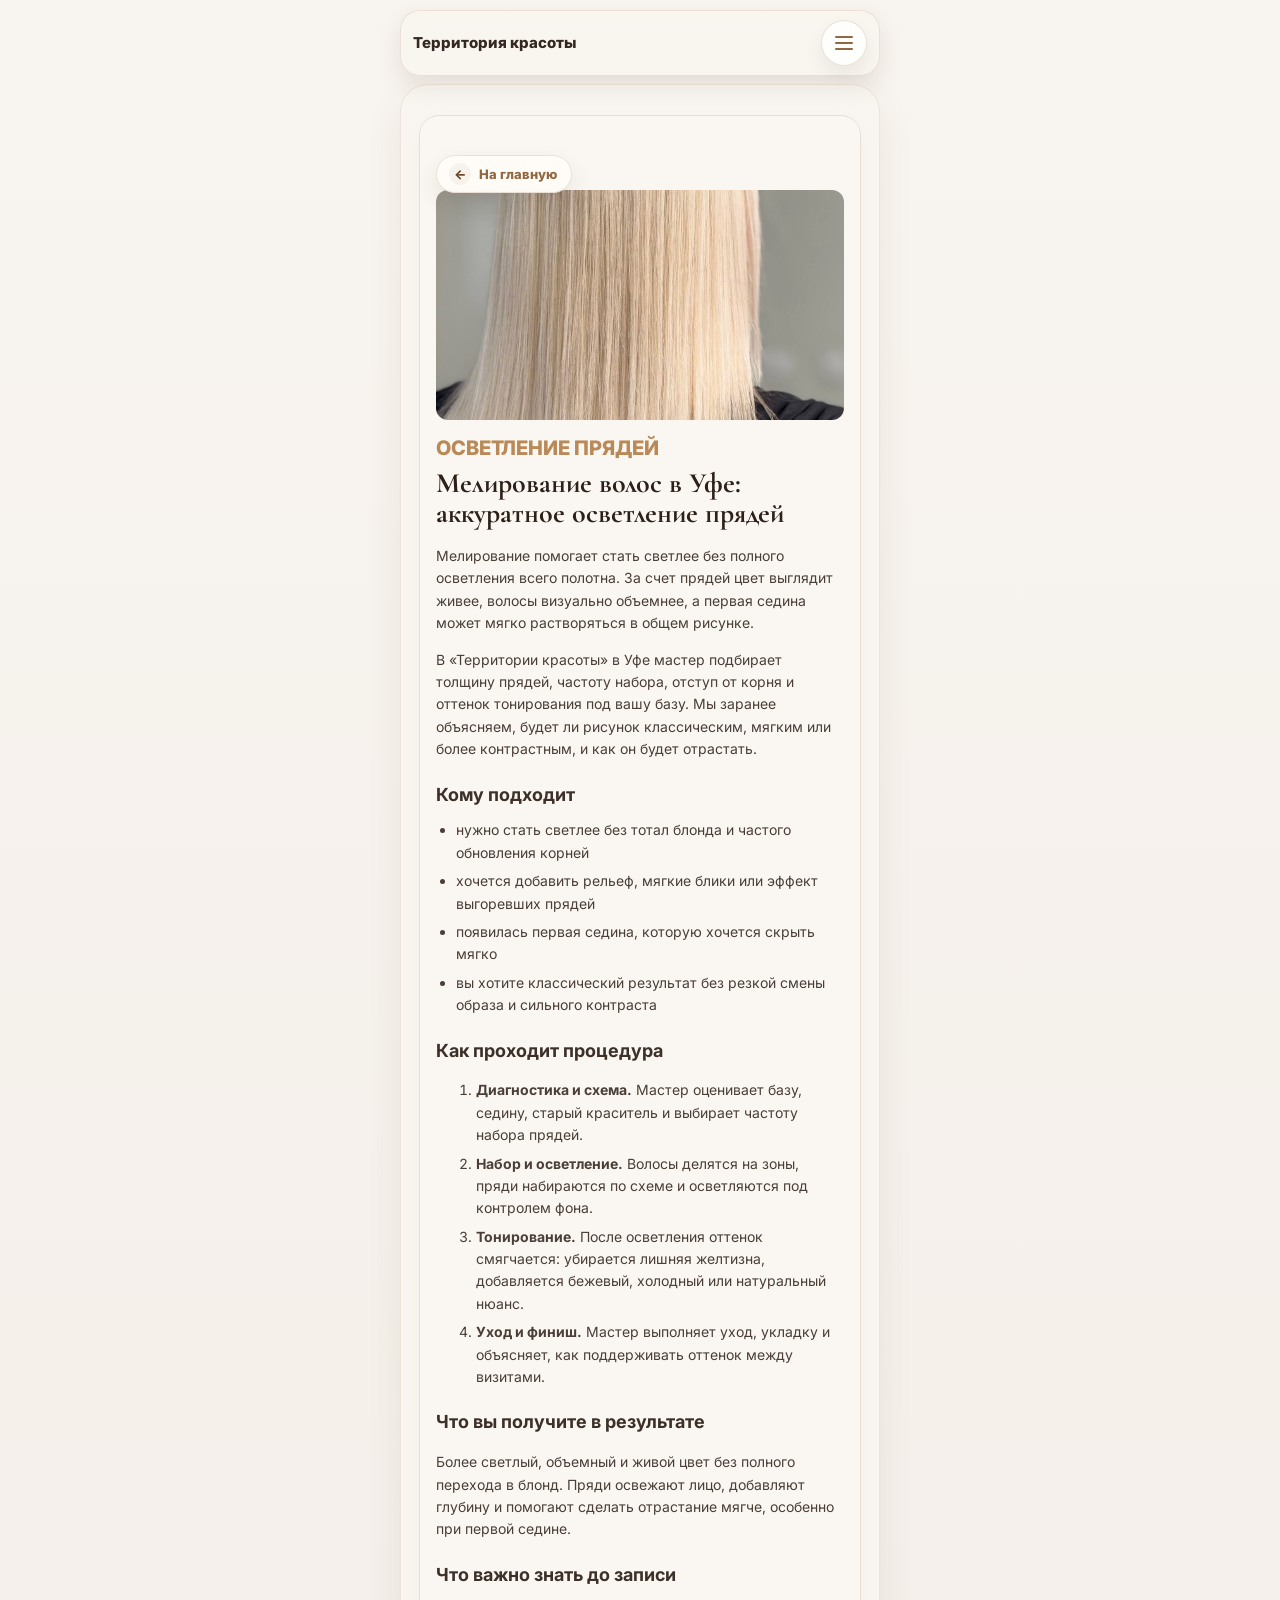
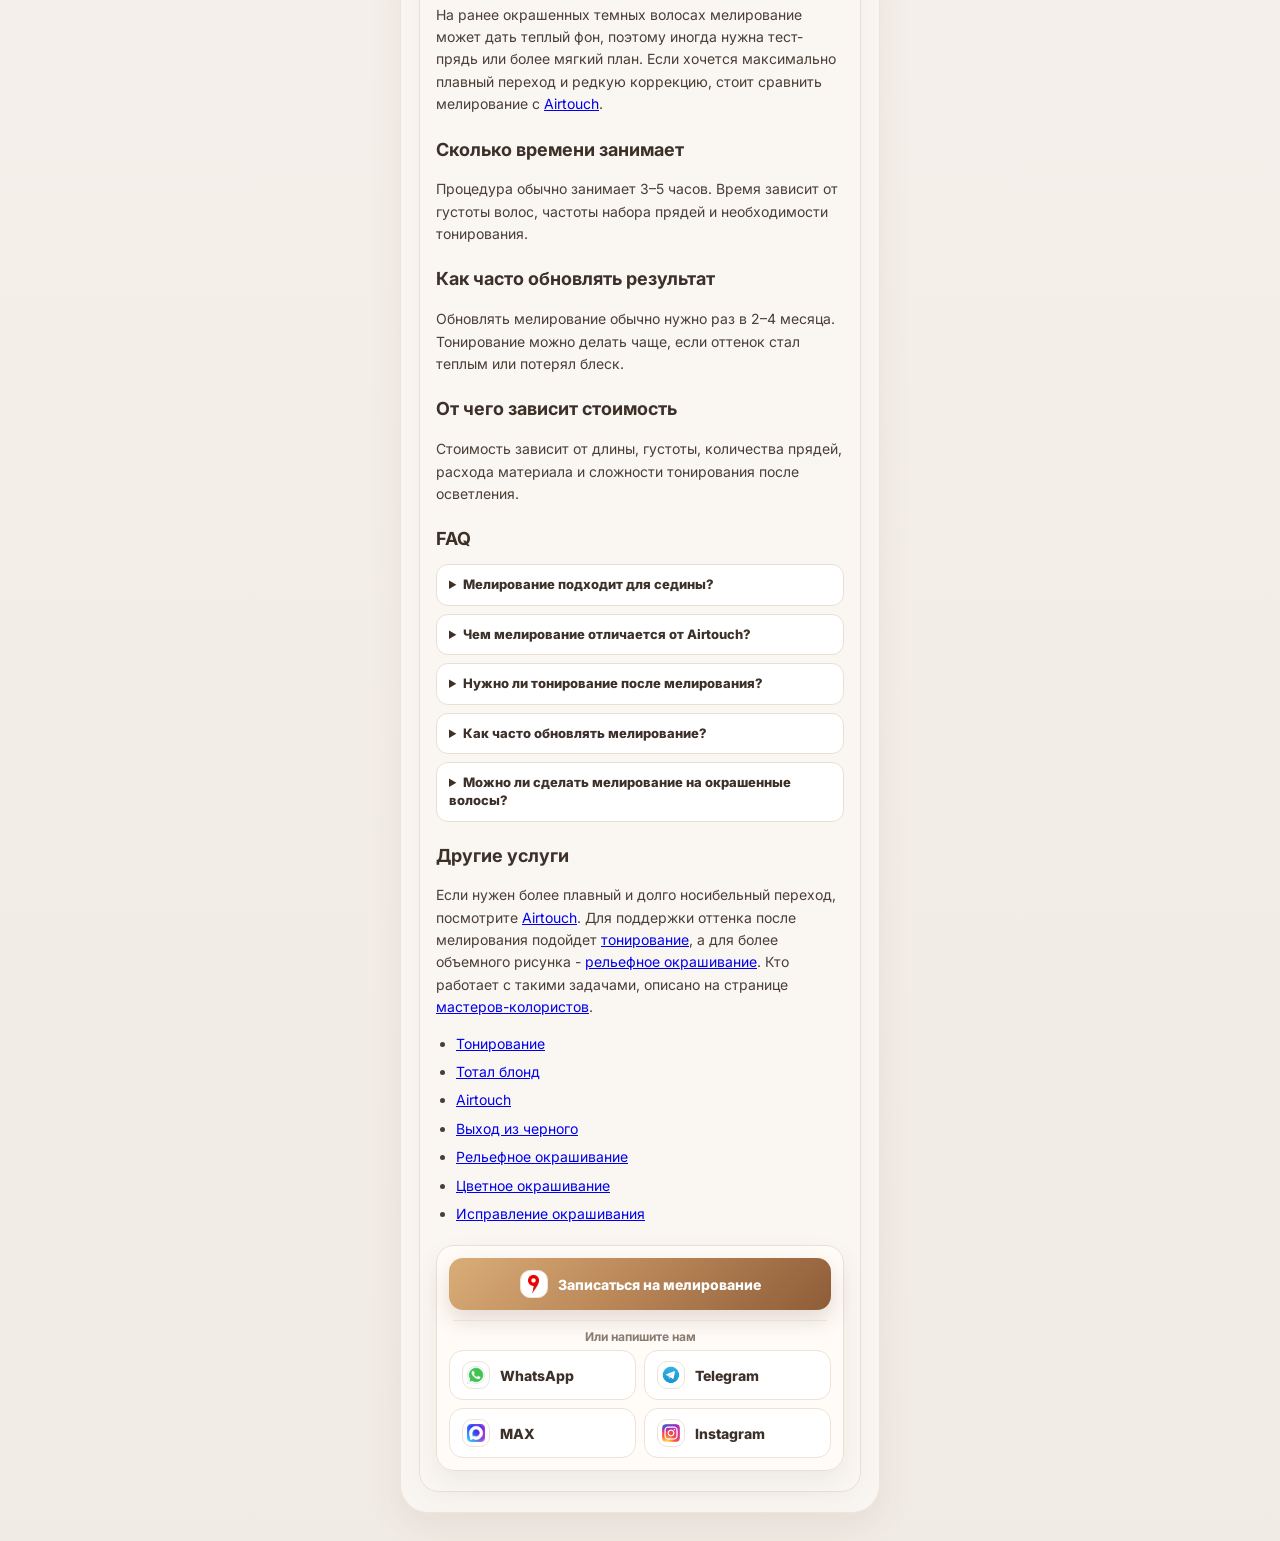
<file: services/melirovanie/index.html>
﻿<!DOCTYPE html>
<html lang="ru">
<head>
  <meta charset="UTF-8" />
  <meta name="viewport" content="width=device-width, initial-scale=1.0" />
  <title>Мелирование волос в Уфе: мягкие пряди и свежий рельеф | Территория красоты</title>
  <meta name="description" content="Мелирование волос в Уфе для мягкого осветления, маскировки первой седины и живого рельефа. Диагностика, аккуратный набор прядей, тонирование и уход." />
  <link rel="canonical" href="https://bestcolorufa.ru/services/melirovanie/index.html" />
  <meta property="og:title" content="Мелирование волос в Уфе: мягкие пряди и свежий рельеф | Территория красоты" />
  <meta property="og:description" content="Мягкое осветление, маскировка первой седины, тонирование и уход после процедуры." />
  <meta property="og:type" content="website" />
  <meta property="og:url" content="https://bestcolorufa.ru/services/melirovanie/index.html" />
  <meta property="og:image" content="https://bestcolorufa.ru/assets/services/melirovanie/images/cover.png" />
  <meta name="twitter:card" content="summary_large_image" />
  <meta name="twitter:title" content="Мелирование волос в Уфе: мягкие пряди и свежий рельеф | Территория красоты" />
  <meta name="twitter:description" content="Мягкое осветление, маскировка первой седины, тонирование и уход после процедуры." />
  <meta name="twitter:image" content="https://bestcolorufa.ru/assets/services/melirovanie/images/cover.png" />
  <link rel="preconnect" href="https://fonts.googleapis.com">
  <link rel="preconnect" href="https://fonts.gstatic.com" crossorigin>
  <link href="https://fonts.googleapis.com/css2?family=Inter:wght@400;500;600;700;800&family=Cormorant+Garamond:wght@500;600;700&display=swap" rel="stylesheet">
  <link rel="icon" type="image/png" href="../../assets/img/common/logo-mark.png">
  <style>
    :root { --page: #f9f6f1; --text: #332823; --line: #eadfd4; --accent: #b98957; --accent-dark: #916840; --shadow: 0 14px 36px rgba(98, 72, 49, 0.08); }
    * { box-sizing: border-box; }
    body { margin: 0; font-family: Inter, sans-serif; background: linear-gradient(180deg, #f8f4ef 0%, #f1ebe5 100%); color: var(--text); }
    img { display: block; max-width: 100%; }
    .shell { width: min(100%, 500px); margin: 0 auto; padding: 10px 10px 28px; }
    .phone { background: var(--page); border: 1px solid #eee4da; border-radius: 28px; box-shadow: var(--shadow); overflow: hidden; min-height: calc(100vh - 20px); }
    .section { padding: 30px 18px 20px; }
    .contacts-card { background: #faf7f2; border: 1px solid var(--line); border-radius: 20px; padding: 20px 16px; box-shadow: 0 8px 18px rgba(135, 104, 76, 0.05); }
    .eyebrow { display: block; color: var(--accent); text-transform: uppercase; font-weight: 800; font-size: 20px; }.service-content { font-size: 14px; color: #4a3e37; line-height: 1.6; }
    .service-content h2 { font-size: 18px; color: #3c3029; margin: 20px 0 10px; }
    .service-content ul { padding-left: 20px; margin: 10px 0; }
    .service-content li { margin-bottom: 6px; }
    .hero-btn { min-height: 50px; border-radius: 999px; display: flex; align-items: center; justify-content: center; padding: 0 20px; color: #fff; background: linear-gradient(135deg, #d9ad78 0%, #b98658 48%, #8e5d38 100%); border: 1px solid rgba(255,244,230,0.45); text-decoration: none; font-size: 15px; font-weight: 600; box-shadow: 0 10px 24px rgba(58, 39, 25, 0.16); }
    @media (max-width: 480px) { .shell { padding: 0; } .phone { border-radius: 0; border-left: 0; border-right: 0; min-height: 100vh; } }


    .site-menu-toggle {
      display: none;
      width: 36px;
      height: 36px;
      border-radius: 50%;
      border: 1px solid rgba(234, 223, 212, 0.96);
      background: #fff;
      color: var(--accent-dark);
      place-items: center;
      box-shadow: 0 8px 18px rgba(58, 39, 25, 0.10);
      cursor: pointer;
    }

    .site-menu-toggle span,
    .site-menu-toggle span::before,
    .site-menu-toggle span::after {
      display: block;
      width: 18px;
      height: 2px;
      border-radius: 2px;
      background: currentColor;
      content: "";
      position: relative;
      transition: transform 0.2s ease, opacity 0.2s ease;
    }

    .site-menu-toggle span::before { position: absolute; top: -6px; }
    .site-menu-toggle span::after { position: absolute; top: 6px; }

    .site-menu-toggle[aria-expanded="true"] span { background: transparent; }
    .site-menu-toggle[aria-expanded="true"] span::before { transform: translateY(6px) rotate(45deg); background: var(--accent-dark); }
    .site-menu-toggle[aria-expanded="true"] span::after { transform: translateY(-6px) rotate(-45deg); background: var(--accent-dark); }

    .mobile-menu {
      position: fixed;
      inset: 0;
      z-index: 70;
      display: flex;
      align-items: flex-start;
      justify-content: center;
      padding: 82px 16px 18px;
      background: rgba(36, 28, 24, 0.42);
      backdrop-filter: blur(4px);
      opacity: 0;
      visibility: hidden;
      transition: opacity 0.22s ease, visibility 0.22s ease;
    }

    .mobile-menu.open {
      opacity: 1;
      visibility: visible;
    }

    .mobile-menu-card {
      width: min(100%, 430px);
      padding: 12px;
      border-radius: 18px;
      border: 1px solid #efe2d7;
      background: #fff;
      box-shadow: 0 20px 44px rgba(56, 41, 31, 0.18);
      transform: translateY(-12px);
      transition: transform 0.22s ease;
    }

    .mobile-menu.open .mobile-menu-card { transform: translateY(0); }

    .mobile-menu-card a {
      display: flex;
      align-items: center;
      min-height: 42px;
      padding: 10px 12px;
      border-radius: 12px;
      color: #3d3029;
      text-decoration: none;
      font-size: 15px;
      font-weight: 700;
      transition: background 0.2s ease;
    }

    .mobile-menu-card a:hover { background: #f8f2ec; }
    .mobile-menu-card a.is-booking {
      justify-content: center;
      margin-top: 6px;
      color: #fff;
      background: linear-gradient(135deg, #d9ad78 0%, #b98658 48%, #8e5d38 100%);
    }

    .booking-dropdown {
      position: fixed;
      z-index: 95;
      width: min(340px, calc(100vw - 24px));
      padding: 12px;
      border-radius: 18px;
      border: 1px solid rgba(234, 223, 212, 0.96);
      background: rgba(255, 252, 248, 0.98);
      box-shadow: 0 22px 48px rgba(56, 41, 31, 0.20);
      backdrop-filter: blur(14px);
      opacity: 0;
      visibility: hidden;
      pointer-events: none;
      transform: translateY(-8px) scale(0.98);
      transition: opacity 0.18s ease, visibility 0.18s ease, transform 0.18s ease;
    }

    .booking-dropdown.open {
      opacity: 1;
      visibility: visible;
      pointer-events: auto;
      transform: translateY(0) scale(1);
    }

    .booking-primary,
    .booking-option {
      display: flex;
      align-items: center;
      gap: 10px;
      min-height: 46px;
      padding: 10px 12px;
      border-radius: 14px;
      color: #3d3029;
      text-decoration: none;
      font-size: 14px;
      font-weight: 800;
      transition: background 0.18s ease, transform 0.18s ease;
    }

    .booking-primary {
      min-height: 52px;
      color: #fff;
      background: linear-gradient(135deg, #d9ad78 0%, #b98658 48%, #8e5d38 100%);
      box-shadow: 0 10px 22px rgba(105, 71, 43, 0.18);
    }

    .booking-primary:hover,
    .booking-option:hover {
      transform: translateY(-1px);
    }

    .booking-option:hover { background: #f8f2ec; }

    .booking-icon {
      width: 28px;
      height: 28px;
      flex-shrink: 0;
      display: grid;
      place-items: center;
      border-radius: 10px;
      background: #fff;
      border: 1px solid #efe2d7;
    }

    .booking-icon img {
      width: 18px;
      height: 18px;
      object-fit: contain;
    }

    .booking-primary .booking-icon {
      border-color: rgba(255,255,255,0.44);
      background: rgba(255,255,255,0.18);
    }

    .booking-divider {
      height: 1px;
      margin: 10px 4px 8px;
      background: #eadfd4;
    }

    .booking-caption {
      margin: 0 4px 6px;
      color: #8a7b71;
      font-size: 12px;
      font-weight: 700;
    }

    .site-book,
    .sticky-cta button,
    .mobile-menu-card button,
    button.hero-btn {
      font-family: inherit;
      cursor: pointer;
    }

    button.site-book,
    .sticky-cta button,
    .mobile-menu-card button,
    button.hero-btn {
      border: 0;
    }

    .mobile-menu-card button {
      width: 100%;
      display: flex;
      align-items: center;
      min-height: 42px;
      padding: 10px 12px;
      border-radius: 12px;
      color: #3d3029;
      background: transparent;
      text-align: left;
      font-size: 15px;
      font-weight: 700;
      transition: background 0.2s ease;
    }

    .mobile-menu-card button:hover { background: #f8f2ec; }
    .mobile-menu-card button.is-booking {
      justify-content: center;
      margin-top: 6px;
      color: #fff;
      background: linear-gradient(135deg, #d9ad78 0%, #b98658 48%, #8e5d38 100%);
    }

    @media (max-width: 480px) {
      .booking-dropdown {
        width: auto;
        left: 12px !important;
        right: 12px !important;
        bottom: 78px !important;
        top: auto !important;
        border-radius: 20px;
        padding: 12px;
        transform: translateY(12px) scale(0.98);
      }
      .booking-dropdown.open { transform: translateY(0) scale(1); }
      .booking-primary,
      .booking-option { min-height: 48px; font-size: 15px; }
    }
    .site-header {
      position: sticky;
      top: 0;
      z-index: 45;
      display: grid;
      grid-template-columns: auto minmax(0, 1fr) auto;
      align-items: center;
      gap: 10px;
      margin-bottom: 8px;
      padding: 9px 12px;
      border: 1px solid rgba(234, 223, 212, 0.92);
      border-radius: 20px;
      background: rgba(249, 246, 241, 0.94);
      box-shadow: 0 10px 24px rgba(64, 46, 32, 0.10);
      backdrop-filter: blur(12px);
    }

    .site-brand {
      display: inline-flex;
      align-items: center;
      gap: 8px;
      min-width: 0;
      color: #342821;
      text-decoration: none;
      font-weight: 800;
      line-height: 1.05;
    }

    .site-brand img {
      width: 32px;
      height: 32px;
      object-fit: contain;
      flex-shrink: 0;
    }

    .site-brand span {
      max-width: 118px;
      font-size: 13px;
    }

    .site-nav {
      display: flex;
      justify-content: center;
      gap: 4px;
      min-width: 0;
      overflow-x: auto;
      scrollbar-width: none;
    }

    .site-nav::-webkit-scrollbar { display: none; }

    .site-nav a {
      flex: 0 0 auto;
      padding: 7px 9px;
      border-radius: 999px;
      color: #594942;
      text-decoration: none;
      font-size: 12px;
      font-weight: 700;
      white-space: nowrap;
      transition: background 0.2s ease, color 0.2s ease;
    }

    .site-nav a:hover {
      color: #3d2c23;
      background: #f1ebd8;
    }

    .site-book {
      display: inline-flex;
      align-items: center;
      justify-content: center;
      min-height: 36px;
      padding: 0 12px;
      border-radius: 999px;
      color: #fff;
      background: linear-gradient(135deg, #d9ad78 0%, #b98658 48%, #8e5d38 100%);
      border: 1px solid rgba(255,244,230,0.45);
      box-shadow: 0 8px 18px rgba(58, 39, 25, 0.14);
      text-decoration: none;
      font-size: 12px;
      font-weight: 800;
      white-space: nowrap;
    }

    .section,
    .hero,
    #about,
    #works,
    #testimonials,
    #contacts,
    #reviews {
      scroll-margin-top: 96px;
    }

    /* Sticky header: mobile layout */
    @media (max-width: 480px) {
  
    .site-menu-toggle {
      display: none;
      width: 36px;
      height: 36px;
      border-radius: 50%;
      border: 1px solid rgba(234, 223, 212, 0.96);
      background: #fff;
      color: var(--accent-dark);
      place-items: center;
      box-shadow: 0 8px 18px rgba(58, 39, 25, 0.10);
      cursor: pointer;
    }

    .site-menu-toggle span,
    .site-menu-toggle span::before,
    .site-menu-toggle span::after {
      display: block;
      width: 18px;
      height: 2px;
      border-radius: 2px;
      background: currentColor;
      content: "";
      position: relative;
      transition: transform 0.2s ease, opacity 0.2s ease;
    }

    .site-menu-toggle span::before { position: absolute; top: -6px; }
    .site-menu-toggle span::after { position: absolute; top: 6px; }

    .site-menu-toggle[aria-expanded="true"] span { background: transparent; }
    .site-menu-toggle[aria-expanded="true"] span::before { transform: translateY(6px) rotate(45deg); background: var(--accent-dark); }
    .site-menu-toggle[aria-expanded="true"] span::after { transform: translateY(-6px) rotate(-45deg); background: var(--accent-dark); }

    .mobile-menu {
      position: fixed;
      inset: 0;
      z-index: 70;
      display: flex;
      align-items: flex-start;
      justify-content: center;
      padding: 82px 16px 18px;
      background: rgba(36, 28, 24, 0.42);
      backdrop-filter: blur(4px);
      opacity: 0;
      visibility: hidden;
      transition: opacity 0.22s ease, visibility 0.22s ease;
    }

    .mobile-menu.open {
      opacity: 1;
      visibility: visible;
    }

    .mobile-menu-card {
      width: min(100%, 430px);
      padding: 12px;
      border-radius: 18px;
      border: 1px solid #efe2d7;
      background: #fff;
      box-shadow: 0 20px 44px rgba(56, 41, 31, 0.18);
      transform: translateY(-12px);
      transition: transform 0.22s ease;
    }

    .mobile-menu.open .mobile-menu-card { transform: translateY(0); }

    .mobile-menu-card a {
      display: flex;
      align-items: center;
      min-height: 42px;
      padding: 10px 12px;
      border-radius: 12px;
      color: #3d3029;
      text-decoration: none;
      font-size: 15px;
      font-weight: 700;
      transition: background 0.2s ease;
    }

    .mobile-menu-card a:hover { background: #f8f2ec; }
    .mobile-menu-card a.is-booking {
      justify-content: center;
      margin-top: 6px;
      color: #fff;
      background: linear-gradient(135deg, #d9ad78 0%, #b98658 48%, #8e5d38 100%);
    }

    .booking-dropdown {
      position: fixed;
      z-index: 95;
      width: min(340px, calc(100vw - 24px));
      padding: 12px;
      border-radius: 18px;
      border: 1px solid rgba(234, 223, 212, 0.96);
      background: rgba(255, 252, 248, 0.98);
      box-shadow: 0 22px 48px rgba(56, 41, 31, 0.20);
      backdrop-filter: blur(14px);
      opacity: 0;
      visibility: hidden;
      pointer-events: none;
      transform: translateY(-8px) scale(0.98);
      transition: opacity 0.18s ease, visibility 0.18s ease, transform 0.18s ease;
    }

    .booking-dropdown.open {
      opacity: 1;
      visibility: visible;
      pointer-events: auto;
      transform: translateY(0) scale(1);
    }

    .booking-primary,
    .booking-option {
      display: flex;
      align-items: center;
      gap: 10px;
      min-height: 46px;
      padding: 10px 12px;
      border-radius: 14px;
      color: #3d3029;
      text-decoration: none;
      font-size: 14px;
      font-weight: 800;
      transition: background 0.18s ease, transform 0.18s ease;
    }

    .booking-primary {
      min-height: 52px;
      color: #fff;
      background: linear-gradient(135deg, #d9ad78 0%, #b98658 48%, #8e5d38 100%);
      box-shadow: 0 10px 22px rgba(105, 71, 43, 0.18);
    }

    .booking-primary:hover,
    .booking-option:hover {
      transform: translateY(-1px);
    }

    .booking-option:hover { background: #f8f2ec; }

    .booking-icon {
      width: 28px;
      height: 28px;
      flex-shrink: 0;
      display: grid;
      place-items: center;
      border-radius: 10px;
      background: #fff;
      border: 1px solid #efe2d7;
    }

    .booking-icon img {
      width: 18px;
      height: 18px;
      object-fit: contain;
    }

    .booking-primary .booking-icon {
      border-color: rgba(255,255,255,0.44);
      background: rgba(255,255,255,0.18);
    }

    .booking-divider {
      height: 1px;
      margin: 10px 4px 8px;
      background: #eadfd4;
    }

    .booking-caption {
      margin: 0 4px 6px;
      color: #8a7b71;
      font-size: 12px;
      font-weight: 700;
    }

    .site-book,
    .sticky-cta button,
    .mobile-menu-card button,
    button.hero-btn {
      font-family: inherit;
      cursor: pointer;
    }

    button.site-book,
    .sticky-cta button,
    .mobile-menu-card button,
    button.hero-btn {
      border: 0;
    }

    .mobile-menu-card button {
      width: 100%;
      display: flex;
      align-items: center;
      min-height: 42px;
      padding: 10px 12px;
      border-radius: 12px;
      color: #3d3029;
      background: transparent;
      text-align: left;
      font-size: 15px;
      font-weight: 700;
      transition: background 0.2s ease;
    }

    .mobile-menu-card button:hover { background: #f8f2ec; }
    .mobile-menu-card button.is-booking {
      justify-content: center;
      margin-top: 6px;
      color: #fff;
      background: linear-gradient(135deg, #d9ad78 0%, #b98658 48%, #8e5d38 100%);
    }

    @media (max-width: 480px) {
      .booking-dropdown {
        width: auto;
        left: 12px !important;
        right: 12px !important;
        bottom: 78px !important;
        top: auto !important;
        border-radius: 20px;
        padding: 12px;
        transform: translateY(12px) scale(0.98);
      }
      .booking-dropdown.open { transform: translateY(0) scale(1); }
      .booking-primary,
      .booking-option { min-height: 48px; font-size: 15px; }
    }
    .site-header {
        grid-template-columns: minmax(0, 1fr) auto auto;
        gap: 8px;
        margin-bottom: 0;
        padding: 8px 10px;
        border-left: 0;
        border-right: 0;
        border-radius: 0;
      }
      .site-brand img {
        width: 28px;
        height: 28px;
      }
      .site-brand span {
        max-width: 142px;
        font-size: 12px;
      }
      .site-nav {
        grid-column: 1 / -1;
        justify-content: flex-start;
        gap: 3px;
        margin: 0 -2px;
        padding-bottom: 1px;
      }
      .site-nav a {
        padding: 6px 8px;
        font-size: 12px;
      }
      .site-book {
        min-height: 34px;
        padding: 0 10px;
        font-size: 12px;
      }
      .section,
      .hero,
      #about,
      #works,
      #testimonials,
      #contacts,
      #reviews {
        scroll-margin-top: 92px;
      }
    }

    @media (max-width: 480px) {
  
    .booking-dropdown {
      position: fixed;
      z-index: 95;
      width: min(340px, calc(100vw - 24px));
      padding: 12px;
      border-radius: 18px;
      border: 1px solid rgba(234, 223, 212, 0.96);
      background: rgba(255, 252, 248, 0.98);
      box-shadow: 0 22px 48px rgba(56, 41, 31, 0.20);
      backdrop-filter: blur(14px);
      opacity: 0;
      visibility: hidden;
      pointer-events: none;
      transform: translateY(-8px) scale(0.98);
      transition: opacity 0.18s ease, visibility 0.18s ease, transform 0.18s ease;
    }

    .booking-dropdown.open {
      opacity: 1;
      visibility: visible;
      pointer-events: auto;
      transform: translateY(0) scale(1);
    }

    .booking-primary,
    .booking-option {
      display: flex;
      align-items: center;
      gap: 10px;
      min-height: 46px;
      padding: 10px 12px;
      border-radius: 14px;
      color: #3d3029;
      text-decoration: none;
      font-size: 14px;
      font-weight: 800;
      transition: background 0.18s ease, transform 0.18s ease;
    }

    .booking-primary {
      min-height: 52px;
      color: #fff;
      background: linear-gradient(135deg, #d9ad78 0%, #b98658 48%, #8e5d38 100%);
      box-shadow: 0 10px 22px rgba(105, 71, 43, 0.18);
    }

    .booking-primary:hover,
    .booking-option:hover {
      transform: translateY(-1px);
    }

    .booking-option:hover { background: #f8f2ec; }

    .booking-icon {
      width: 28px;
      height: 28px;
      flex-shrink: 0;
      display: grid;
      place-items: center;
      border-radius: 10px;
      background: #fff;
      border: 1px solid #efe2d7;
    }

    .booking-icon img {
      width: 18px;
      height: 18px;
      object-fit: contain;
    }

    .booking-primary .booking-icon {
      border-color: rgba(255,255,255,0.44);
      background: rgba(255,255,255,0.18);
    }

    .booking-divider {
      height: 1px;
      margin: 10px 4px 8px;
      background: #eadfd4;
    }

    .booking-caption {
      margin: 0 4px 6px;
      color: #8a7b71;
      font-size: 12px;
      font-weight: 700;
    }

    .site-book,
    .sticky-cta button,
    .mobile-menu-card button,
    button.hero-btn {
      font-family: inherit;
      cursor: pointer;
    }

    button.site-book,
    .sticky-cta button,
    .mobile-menu-card button,
    button.hero-btn {
      border: 0;
    }

    .mobile-menu-card button {
      width: 100%;
      display: flex;
      align-items: center;
      min-height: 42px;
      padding: 10px 12px;
      border-radius: 12px;
      color: #3d3029;
      background: transparent;
      text-align: left;
      font-size: 15px;
      font-weight: 700;
      transition: background 0.2s ease;
    }

    .mobile-menu-card button:hover { background: #f8f2ec; }
    .mobile-menu-card button.is-booking {
      justify-content: center;
      margin-top: 6px;
      color: #fff;
      background: linear-gradient(135deg, #d9ad78 0%, #b98658 48%, #8e5d38 100%);
    }

    @media (max-width: 480px) {
      .booking-dropdown {
        width: auto;
        left: 12px !important;
        right: 12px !important;
        bottom: 78px !important;
        top: auto !important;
        border-radius: 20px;
        padding: 12px;
        transform: translateY(12px) scale(0.98);
      }
      .booking-dropdown.open { transform: translateY(0) scale(1); }
      .booking-primary,
      .booking-option { min-height: 48px; font-size: 15px; }
    }
    .site-header { grid-template-columns: minmax(0, 1fr) auto auto; }
      .site-nav { display: none; }
      .site-menu-toggle { display: grid; }
    }

    /* Booking dropdown: final rules */
    .booking-dropdown {
      position: fixed;
      z-index: 95;
      width: min(340px, calc(100vw - 24px));
      padding: 12px;
      border-radius: 18px;
      border: 1px solid rgba(234, 223, 212, 0.96);
      background: rgba(255, 252, 248, 0.98);
      box-shadow: 0 22px 48px rgba(56, 41, 31, 0.20);
      backdrop-filter: blur(14px);
      opacity: 0;
      visibility: hidden;
      pointer-events: none;
      transform: translateY(-8px) scale(0.98);
      transition: opacity 0.18s ease, visibility 0.18s ease, transform 0.18s ease;
    }

    .booking-dropdown.open {
      opacity: 1;
      visibility: visible;
      pointer-events: auto;
      transform: translateY(0) scale(1);
    }

    .booking-primary,
    .booking-option {
      display: flex;
      align-items: center;
      gap: 10px;
      min-height: 46px;
      padding: 10px 12px;
      border-radius: 14px;
      color: #3d3029;
      text-decoration: none;
      font-size: 14px;
      font-weight: 800;
      transition: background 0.18s ease, transform 0.18s ease;
    }

    .booking-primary {
      min-height: 52px;
      color: #fff;
      background: linear-gradient(135deg, #d9ad78 0%, #b98658 48%, #8e5d38 100%);
      box-shadow: 0 10px 22px rgba(105, 71, 43, 0.18);
    }

    .booking-primary:hover,
    .booking-option:hover { transform: translateY(-1px); }
    .booking-option:hover { background: #f8f2ec; }

    .booking-icon {
      width: 28px;
      height: 28px;
      flex-shrink: 0;
      display: grid;
      place-items: center;
      border-radius: 10px;
      background: #fff;
      border: 1px solid #efe2d7;
    }

    .booking-icon img {
      width: 18px;
      height: 18px;
      object-fit: contain;
    }

    .booking-primary .booking-icon {
      border-color: rgba(255,255,255,0.44);
      background: rgba(255,255,255,0.18);
    }

    .booking-divider {
      height: 1px;
      margin: 10px 4px 8px;
      background: #eadfd4;
    }

    .booking-caption {
      margin: 0 4px 6px;
      color: #8a7b71;
      font-size: 12px;
      font-weight: 700;
    }

    .site-book,
    .sticky-cta button,
    .mobile-menu-card button,
    button.hero-btn {
      font-family: inherit;
      cursor: pointer;
    }

    button.site-book,
    .sticky-cta button,
    .mobile-menu-card button,
    button.hero-btn { border: 0; }

    .mobile-menu-card button {
      width: 100%;
      display: flex;
      align-items: center;
      min-height: 42px;
      padding: 10px 12px;
      border-radius: 12px;
      color: #3d3029;
      background: transparent;
      text-align: left;
      font-size: 15px;
      font-weight: 700;
      transition: background 0.2s ease;
    }

    .mobile-menu-card button:hover { background: #f8f2ec; }
    .mobile-menu-card button.is-booking {
      justify-content: center;
      margin-top: 6px;
      color: #fff;
      background: linear-gradient(135deg, #d9ad78 0%, #b98658 48%, #8e5d38 100%);
    }

    @media (max-width: 480px) {
      .booking-dropdown {
        width: auto;
        left: 12px !important;
        right: 12px !important;
        bottom: 78px !important;
        top: auto !important;
        border-radius: 20px;
        padding: 12px;
        transform: translateY(12px) scale(0.98);
      }
      .booking-dropdown.open { transform: translateY(0) scale(1); }
      .booking-primary,
      .booking-option { min-height: 48px; font-size: 15px; }
    }

    /* Header final: brand + menu only */
    .site-header {
      grid-template-columns: minmax(0, 1fr) auto !important;
      align-items: center;
      min-height: 58px;
    }

    .site-brand img,
    .site-nav,
    .site-book {
      display: none !important;
    }

    .site-brand span {
      max-width: none !important;
      font-size: 15px !important;
      font-weight: 800;
    }

    .site-menu-toggle {
      display: grid !important;
      width: 46px;
      height: 46px;
      border-radius: 50%;
      background: rgba(255,255,255,0.86);
      border: 1px solid rgba(234, 223, 212, 0.96);
      box-shadow: 0 10px 18px rgba(64,46,32,0.08);
    }

    .service-page-booking {
      width: 100%;
      max-width: 100%;
    }

    @media (max-width: 480px) {
      .site-header {
        min-height: 54px;
        padding: 8px 12px !important;
      }
      .site-brand span { font-size: 14px !important; }
      .site-menu-toggle {
        width: 44px;
        height: 44px;
      }
    }

    .service-booking-card {
      margin-top: 20px;
      padding: 12px;
      border-radius: 18px;
      background: rgba(255, 252, 248, 0.92);
      border: 1px solid #eadfd4;
      box-shadow: 0 10px 24px rgba(64, 46, 32, 0.07);
    }

    .service-booking-card .booking-primary {
      justify-content: center;
      text-align: center;
    }

    .service-booking-card .booking-primary .booking-icon {
      background: #fff;
      border-color: #efe2d7;
    }

    .service-booking-card .booking-caption {
      text-align: center;
    }

    .service-messenger-grid {
      display: grid;
      grid-template-columns: 1fr 1fr;
      gap: 8px;
    }

    .service-messenger-grid .booking-option {
      min-height: 46px;
      background: #fff;
      border: 1px solid #efe2d7;
    }

    @media (max-width: 360px) {
      .service-messenger-grid { grid-template-columns: 1fr; }
    }

    .back-btn {
      position: sticky;
      top: 70px;
      z-index: 30;
      width: max-content;
      max-width: 100%;
      min-height: 38px;
      padding: 0 14px 0 12px;
      border-radius: 999px;
      background: rgba(255, 252, 248, 0.94);
      border: 1px solid #eadfd4;
      box-shadow: 0 10px 22px rgba(64, 46, 32, 0.10);
      backdrop-filter: blur(10px);
      display: inline-flex;
      align-items: center;
      gap: 8px;
      color: var(--accent-dark);
      text-decoration: none;
      font-weight: 800;
      font-size: 13px;
      margin-bottom: 16px;
    }

    .back-btn::before {
      content: "←";
      display: grid;
      place-items: center;
      width: 22px;
      height: 22px;
      border-radius: 50%;
      background: #f8f2ec;
      color: #6b4728;
      font-weight: 800;
    }

    .back-btn:hover { background: #fff; }

    @media (max-width: 480px) {
      .back-btn {
        top: 62px;
        min-height: 36px;
        font-size: 12px;
      }
    }
  
    /* Booking modal final behavior */
    body.booking-open { overflow: hidden; }
    body.booking-open::before {
      content: "";
      position: fixed;
      inset: 0;
      z-index: 90;
      background: rgba(36, 28, 24, 0.42);
      backdrop-filter: blur(3px);
    }
    .booking-dropdown {
      left: 50% !important;
      top: 50% !important;
      right: auto !important;
      bottom: auto !important;
      width: min(360px, calc(100vw - 32px)) !important;
      transform: translate(-50%, -46%) scale(0.98) !important;
    }
    .booking-dropdown.open {
      transform: translate(-50%, -50%) scale(1) !important;
    }
    @media (max-width: 480px) {
      .booking-dropdown {
        left: 50% !important;
        top: 50% !important;
        right: auto !important;
        bottom: auto !important;
        width: min(360px, calc(100vw - 24px)) !important;
      }
    }
  
    /* Compact service FAQ */
    .service-faq {
      display: grid;
      gap: 8px;
      margin: 10px 0 18px;
    }
    .service-faq details {
      border: 1px solid var(--line);
      border-radius: 12px;
      background: #fff;
      padding: 0 12px;
    }
    .service-faq summary {
      cursor: pointer;
      padding: 11px 0;
      color: #3c3029;
      font-size: 13px;
      font-weight: 800;
      line-height: 1.35;
    }
    .service-faq p {
      margin: 0;
      padding: 0 0 12px;
      color: #5f524a;
      font-size: 13px;
      line-height: 1.5;
    }
  </style>
  <script type="application/ld+json">
{
    "@context":  "https://schema.org",
    "@type":  "Service",
    "@id":  "https://bestcolorufa.ru/services/melirovanie/index.html#service",
    "name":  "Мелирование волос в Уфе: мягкие пряди и свежий рельеф",
    "description":  "Мелирование волос в Уфе для мягкого осветления, маскировки первой седины и живого рельефа. Диагностика, аккуратный набор прядей, тонирование и уход.",
    "serviceType":  "Мелирование волос",
    "url":  "https://bestcolorufa.ru/services/melirovanie/index.html",
    "image":  "https://bestcolorufa.ru/assets/services/melirovanie/images/cover.png",
    "areaServed":  {
                       "@type":  "City",
                       "name":  "Уфа"
                   },
    "provider":  {
                     "@type":  "BeautySalon",
                     "@id":  "https://bestcolorufa.ru/#beauty-salon",
                     "name":  "Территория красоты",
                     "url":  "https://bestcolorufa.ru/",
                     "image":  "https://bestcolorufa.ru/assets/img/common/hero.png",
                     "telephone":  "+79174193565",
                     "priceRange":  "₽₽",
                     "address":  {
                                     "@type":  "PostalAddress",
                                     "streetAddress":  "Российская 159/1, офис 49",
                                     "addressLocality":  "Уфа",
                                     "addressCountry":  "RU"
                                 },
                     "openingHoursSpecification":  [
                                                       {
                                                           "@type":  "OpeningHoursSpecification",
                                                           "dayOfWeek":  [
                                                                             "Monday",
                                                                             "Tuesday",
                                                                             "Wednesday",
                                                                             "Thursday",
                                                                             "Friday",
                                                                             "Saturday",
                                                                             "Sunday"
                                                                         ],
                                                           "opens":  "09:00",
                                                           "closes":  "21:00"
                                                       }
                                                   ],
                     "sameAs":  [
                                    "https://instagram.com/mak.marina",
                                    "https://t.me/makmarinaa",
                                    "https://wa.me/79174193565",
                                    "https://yandex.com/maps/org/territoriya_krasoty/125972859834/"
                                ]
                 }
}
  </script>
  <script type="application/ld+json">
{
    "@context":  "https://schema.org",
    "@type":  "FAQPage",
    "mainEntity":  [
                       {
                           "@type":  "Question",
                           "name":  "Мелирование подходит для седины?",
                           "acceptedAnswer":  {
                                                  "@type":  "Answer",
                                                  "text":  "Да, тонкие светлые пряди помогают мягко замаскировать первую седину и сделать отрастание менее заметным."
                                              }
                       },
                       {
                           "@type":  "Question",
                           "name":  "Чем мелирование отличается от Airtouch?",
                           "acceptedAnswer":  {
                                                  "@type":  "Answer",
                                                  "text":  "Мелирование дает более читаемый классический рисунок прядей, а Airtouch создает более мягкий растянутый переход с выдуванием коротких волосков."
                                              }
                       },
                       {
                           "@type":  "Question",
                           "name":  "Нужно ли тонирование после мелирования?",
                           "acceptedAnswer":  {
                                                  "@type":  "Answer",
                                                  "text":  "Да, чаще всего тонирование нужно, чтобы смягчить фон осветления, убрать лишнюю желтизну и собрать красивый оттенок."
                                              }
                       },
                       {
                           "@type":  "Question",
                           "name":  "Как часто обновлять мелирование?",
                           "acceptedAnswer":  {
                                                  "@type":  "Answer",
                                                  "text":  "Обычно раз в 2-4 месяца. Между коррекциями можно обновлять тонирование, если оттенок стал теплее или потерял блеск."
                                              }
                       },
                       {
                           "@type":  "Question",
                           "name":  "Можно ли сделать мелирование на окрашенные волосы?",
                           "acceptedAnswer":  {
                                                  "@type":  "Answer",
                                                  "text":  "Можно, но мастер сначала оценивает старый пигмент и качество длины. После темного окрашивания иногда нужна тест-прядь."
                                              }
                       }
                   ]
}
  </script>
  <script type="application/ld+json">
{
  "@context": "https://schema.org",
  "@type": "BreadcrumbList",
  "itemListElement": [
    {
      "@type": "ListItem",
      "position": 1,
      "name": "Главная",
      "item": "https://bestcolorufa.ru/"
    },
    {
      "@type": "ListItem",
      "position": 2,
      "name": "Услуги",
      "item": "https://bestcolorufa.ru/#works"
    },
    {
      "@type": "ListItem",
      "position": 3,
      "name": "Мелирование волос",
      "item": "https://bestcolorufa.ru/services/melirovanie/index.html"
    }
  ]
}
  </script>
</head>
<body>
  <div class="booking-dropdown" id="bookingDropdown" aria-hidden="true">
    <a class="booking-primary" href="https://yandex.ru/business/widget/request/company/125972859834" target="_blank" rel="noopener noreferrer">
      <span class="booking-icon"><img src="../../assets/img/icons/yandex.png" alt=""></span>
      <span>Консультация по мелированию</span>
    </a>
    <div class="booking-divider"></div>
    <div class="booking-caption">Или напишите нам</div>
    <a class="booking-option" href="https://wa.me/79174193565" target="_blank" rel="noopener noreferrer">
      <span class="booking-icon"><img src="../../assets/img/icons/whatsapp.png" alt=""></span>
      <span>WhatsApp</span>
    </a>
    <a class="booking-option" href="https://t.me/makmarinaa" target="_blank" rel="noopener noreferrer">
      <span class="booking-icon"><img src="../../assets/img/icons/telegram.png" alt=""></span>
      <span>Telegram</span>
    </a>
    <a class="booking-option" href="https://max.ru/u/f9LHodD0cOJKBI7ZMu0eePMwZi3eCOuLe-_6oA2tgidVwVsTL77JQi6zJzo" target="_blank" rel="noopener noreferrer">
      <span class="booking-icon"><img src="../../assets/img/icons/max.png" alt=""></span>
      <span>MAX</span>
    </a>
    <a class="booking-option" href="https://instagram.com/mak.marina" target="_blank" rel="noopener noreferrer">
      <span class="booking-icon"><img src="../../assets/img/icons/instagram.png" alt=""></span>
      <span>Instagram</span>
    </a>
  </div>

  <div class="mobile-menu" id="mobileMenu" aria-hidden="true">
    <div class="mobile-menu-card">
      <a href="../../index.html#about">О салоне</a>
      <a href="../../index.html#works">Услуги</a>
      <a href="../../index.html#testimonials">Отзывы</a>
      <a href="../../index.html#contacts">Как нас найти</a>
      <button class="is-booking" type="button" data-booking-toggle aria-expanded="false" aria-controls="bookingDropdown">Запись</button>
    </div>
  </div>

  <main class="shell">
    <header class="site-header" aria-label="Основная навигация">
      <a class="site-brand" href="../../index.html" aria-label="Территория красоты">
        <img src="../../assets/img/common/logo-mark.png" alt="Логотип Территория красоты">
        <span>Территория красоты</span>
      </a>
      <button class="site-menu-toggle" type="button" data-menu-toggle aria-label="Открыть меню" aria-expanded="false" aria-controls="mobileMenu"><span></span></button>
    </header>
    <div class="phone">
      <section class="section">
        <div class="contacts-card">
          <a href="../../index.html" class="back-btn">На главную</a>
          <img src="../../assets/services/melirovanie/images/cover.png" alt="Мелирование волос в Уфе" style="width: 100%; border-radius: 12px; margin-bottom: 16px; object-fit: cover; aspect-ratio: 16/9;">
          <div class="eyebrow" style="text-align: left; margin:0 0 8px;">Осветление прядей</div>
          <h1 style="margin: 0 0 16px; font-family: 'Cormorant Garamond', serif; font-size: 28px; color: #2d2019; line-height: 1.1;">Мелирование волос в Уфе: аккуратное осветление прядей</h1>

          <div class="service-content">
            <p>Мелирование помогает стать светлее без полного осветления всего полотна. За счет прядей цвет выглядит живее, волосы визуально объемнее, а первая седина может мягко растворяться в общем рисунке.</p>
            <p>В «Территории красоты» в Уфе мастер подбирает толщину прядей, частоту набора, отступ от корня и оттенок тонирования под вашу базу. Мы заранее объясняем, будет ли рисунок классическим, мягким или более контрастным, и как он будет отрастать.</p>

            <h2>Кому подходит</h2>
            <ul>
              <li>нужно стать светлее без тотал блонда и частого обновления корней</li>
              <li>хочется добавить рельеф, мягкие блики или эффект выгоревших прядей</li>
              <li>появилась первая седина, которую хочется скрыть мягко</li>
              <li>вы хотите классический результат без резкой смены образа и сильного контраста</li>
            </ul>

            <h2>Как проходит процедура</h2>
            <ol>
              <li><strong>Диагностика и схема.</strong> Мастер оценивает базу, седину, старый краситель и выбирает частоту набора прядей.</li>
              <li><strong>Набор и осветление.</strong> Волосы делятся на зоны, пряди набираются по схеме и осветляются под контролем фона.</li>
              <li><strong>Тонирование.</strong> После осветления оттенок смягчается: убирается лишняя желтизна, добавляется бежевый, холодный или натуральный нюанс.</li>
              <li><strong>Уход и финиш.</strong> Мастер выполняет уход, укладку и объясняет, как поддерживать оттенок между визитами.</li>
            </ol>

            <h2>Что вы получите в результате</h2>
            <p>Более светлый, объемный и живой цвет без полного перехода в блонд. Пряди освежают лицо, добавляют глубину и помогают сделать отрастание мягче, особенно при первой седине.</p>

            <h2>Что важно знать до записи</h2>
            <p>На ранее окрашенных темных волосах мелирование может дать теплый фон, поэтому иногда нужна тест-прядь или более мягкий план. Если хочется максимально плавный переход и редкую коррекцию, стоит сравнить мелирование с <a href="../airtouch/index.html">Airtouch</a>.</p>

            <h2>Сколько времени занимает</h2>
            <p>Процедура обычно занимает 3–5 часов. Время зависит от густоты волос, частоты набора прядей и необходимости тонирования.</p>

            <h2>Как часто обновлять результат</h2>
            <p>Обновлять мелирование обычно нужно раз в 2–4 месяца. Тонирование можно делать чаще, если оттенок стал теплым или потерял блеск.</p>

            <h2>От чего зависит стоимость</h2>
            <p>Стоимость зависит от длины, густоты, количества прядей, расхода материала и сложности тонирования после осветления.</p>

            <h2>FAQ</h2>
            <div class="service-faq">
              <details>
                <summary>Мелирование подходит для седины?</summary>
                <p>Да, тонкие светлые пряди помогают мягко замаскировать первую седину и сделать отрастание менее заметным.</p>
              </details>
              <details>
                <summary>Чем мелирование отличается от Airtouch?</summary>
                <p>Мелирование дает более читаемый классический рисунок прядей, а Airtouch создает более мягкий растянутый переход с выдуванием коротких волосков.</p>
              </details>
              <details>
                <summary>Нужно ли тонирование после мелирования?</summary>
                <p>Да, чаще всего тонирование нужно, чтобы смягчить фон осветления, убрать лишнюю желтизну и собрать красивый оттенок.</p>
              </details>
              <details>
                <summary>Как часто обновлять мелирование?</summary>
                <p>Обычно раз в 2-4 месяца. Между коррекциями можно обновлять тонирование, если оттенок стал теплее или потерял блеск.</p>
              </details>
              <details>
                <summary>Можно ли сделать мелирование на окрашенные волосы?</summary>
                <p>Можно, но мастер сначала оценивает старый пигмент и качество длины. После темного окрашивания иногда нужна тест-прядь.</p>
              </details>
            </div>

            <h2>Другие услуги</h2>
            <p>Если нужен более плавный и долго носибельный переход, посмотрите <a href="../airtouch/index.html">Airtouch</a>. Для поддержки оттенка после мелирования подойдет <a href="../tonirovanie/index.html">тонирование</a>, а для более объемного рисунка - <a href="../relief/index.html">рельефное окрашивание</a>. Кто работает с такими задачами, описано на странице <a href="../../about/masters/index.html">мастеров-колористов</a>.</p>
            <ul>
              <li><a href="../tonirovanie/index.html">Тонирование</a></li>
              <li><a href="../total-blond/index.html">Тотал блонд</a></li>
              <li><a href="../airtouch/index.html">Airtouch</a></li>
              <li><a href="../exit-black/index.html">Выход из черного</a></li>
              <li><a href="../relief/index.html">Рельефное окрашивание</a></li>
              <li><a href="../color/index.html">Цветное окрашивание</a></li>
              <li><a href="../correction/index.html">Исправление окрашивания</a></li>
            </ul>
          </div>          <div class="service-booking-card">
            <a class="booking-primary" href="https://yandex.ru/business/widget/request/company/125972859834" target="_blank" rel="noopener noreferrer">
              <span class="booking-icon"><img src="../../assets/img/icons/yandex.png" alt=""></span>
              <span>Записаться на мелирование</span>
            </a>
            <div class="booking-divider"></div>
            <div class="booking-caption">Или напишите нам</div>
            <div class="service-messenger-grid">
              <a class="booking-option" href="https://wa.me/79174193565" target="_blank" rel="noopener noreferrer">
                <span class="booking-icon"><img src="../../assets/img/icons/whatsapp.png" alt=""></span>
                <span>WhatsApp</span>
              </a>
              <a class="booking-option" href="https://t.me/makmarinaa" target="_blank" rel="noopener noreferrer">
                <span class="booking-icon"><img src="../../assets/img/icons/telegram.png" alt=""></span>
                <span>Telegram</span>
              </a>
              <a class="booking-option" href="https://max.ru/u/f9LHodD0cOJKBI7ZMu0eePMwZi3eCOuLe-_6oA2tgidVwVsTL77JQi6zJzo" target="_blank" rel="noopener noreferrer">
                <span class="booking-icon"><img src="../../assets/img/icons/max.png" alt=""></span>
                <span>MAX</span>
              </a>
              <a class="booking-option" href="https://instagram.com/mak.marina" target="_blank" rel="noopener noreferrer">
                <span class="booking-icon"><img src="../../assets/img/icons/instagram.png" alt=""></span>
                <span>Instagram</span>
              </a>
            </div>
          </div>
        </div>
      </section>
    </div>
  </main>
  <script>
    (() => {
      const menu = document.getElementById('mobileMenu');
      const toggles = document.querySelectorAll('[data-menu-toggle]');
      if (!menu || !toggles.length) return;

      const setMenuState = isOpen => {
        menu.classList.toggle('open', isOpen);
        menu.setAttribute('aria-hidden', String(!isOpen));
        document.body.classList.toggle('menu-open', isOpen);
        toggles.forEach(toggle => toggle.setAttribute('aria-expanded', String(isOpen)));
      };

      toggles.forEach(toggle => {
        toggle.addEventListener('click', () => setMenuState(!menu.classList.contains('open')));
      });

      menu.addEventListener('click', event => {
        if (event.target === menu || event.target.closest('a')) setMenuState(false);
      });

      document.addEventListener('keydown', event => {
        if (event.key === 'Escape' && menu.classList.contains('open')) setMenuState(false);
      });
    })();
  </script>
  <script>
    (() => {
      const dropdown = document.getElementById('bookingDropdown');
      const toggles = document.querySelectorAll('[data-booking-toggle]');
      if (!dropdown || !toggles.length) return;
      let activeToggle = null;

      const placeDropdown = toggle => {
        if (window.matchMedia('(max-width: 480px)').matches) {
          dropdown.style.left = '12px';
          dropdown.style.right = '12px';
          dropdown.style.top = 'auto';
          dropdown.style.bottom = document.querySelector('.sticky-cta') ? '78px' : '16px';
          return;
        }

        const rect = toggle.getBoundingClientRect();
        const width = Math.min(340, window.innerWidth - 24);
        let left = rect.right - width;
        left = Math.max(12, Math.min(left, window.innerWidth - width - 12));
        const top = Math.min(rect.bottom + 10, window.innerHeight - 12);
        dropdown.style.width = width + 'px';
        dropdown.style.left = left + 'px';
        dropdown.style.right = 'auto';
        dropdown.style.top = top + 'px';
        dropdown.style.bottom = 'auto';
      };

      const setBookingState = (isOpen, toggle = activeToggle) => {
        dropdown.classList.toggle('open', isOpen);
        dropdown.setAttribute('aria-hidden', String(!isOpen));
        document.body.classList.toggle('booking-open', isOpen);
        toggles.forEach(item => item.setAttribute('aria-expanded', String(isOpen && item === toggle)));
        activeToggle = isOpen ? toggle : null;
        if (isOpen && toggle) placeDropdown(toggle);
      };

      toggles.forEach(toggle => {
        toggle.addEventListener('click', event => {
          event.preventDefault();
          event.stopPropagation();
          const mobileMenu = document.getElementById('mobileMenu');
          if (mobileMenu && mobileMenu.contains(toggle)) {
            mobileMenu.classList.remove('open');
            mobileMenu.setAttribute('aria-hidden', 'true');
            document.querySelectorAll('[data-menu-toggle]').forEach(item => item.setAttribute('aria-expanded', 'false'));
          }
          setBookingState(!(dropdown.classList.contains('open') && activeToggle === toggle), toggle);
        });
      });

      dropdown.addEventListener('click', event => {
        if (event.target.closest('a')) setBookingState(false);
      });

      document.addEventListener('click', event => {
        if (!dropdown.classList.contains('open')) return;
        if (dropdown.contains(event.target) || event.target.closest('[data-booking-toggle]')) return;
        setBookingState(false);
      });

      document.addEventListener('keydown', event => {
        if (event.key === 'Escape' && dropdown.classList.contains('open')) setBookingState(false);
      });

      window.addEventListener('resize', () => {
        if (dropdown.classList.contains('open') && activeToggle) placeDropdown(activeToggle);
      });
    })();
  </script>
</body>
</html>
</file>
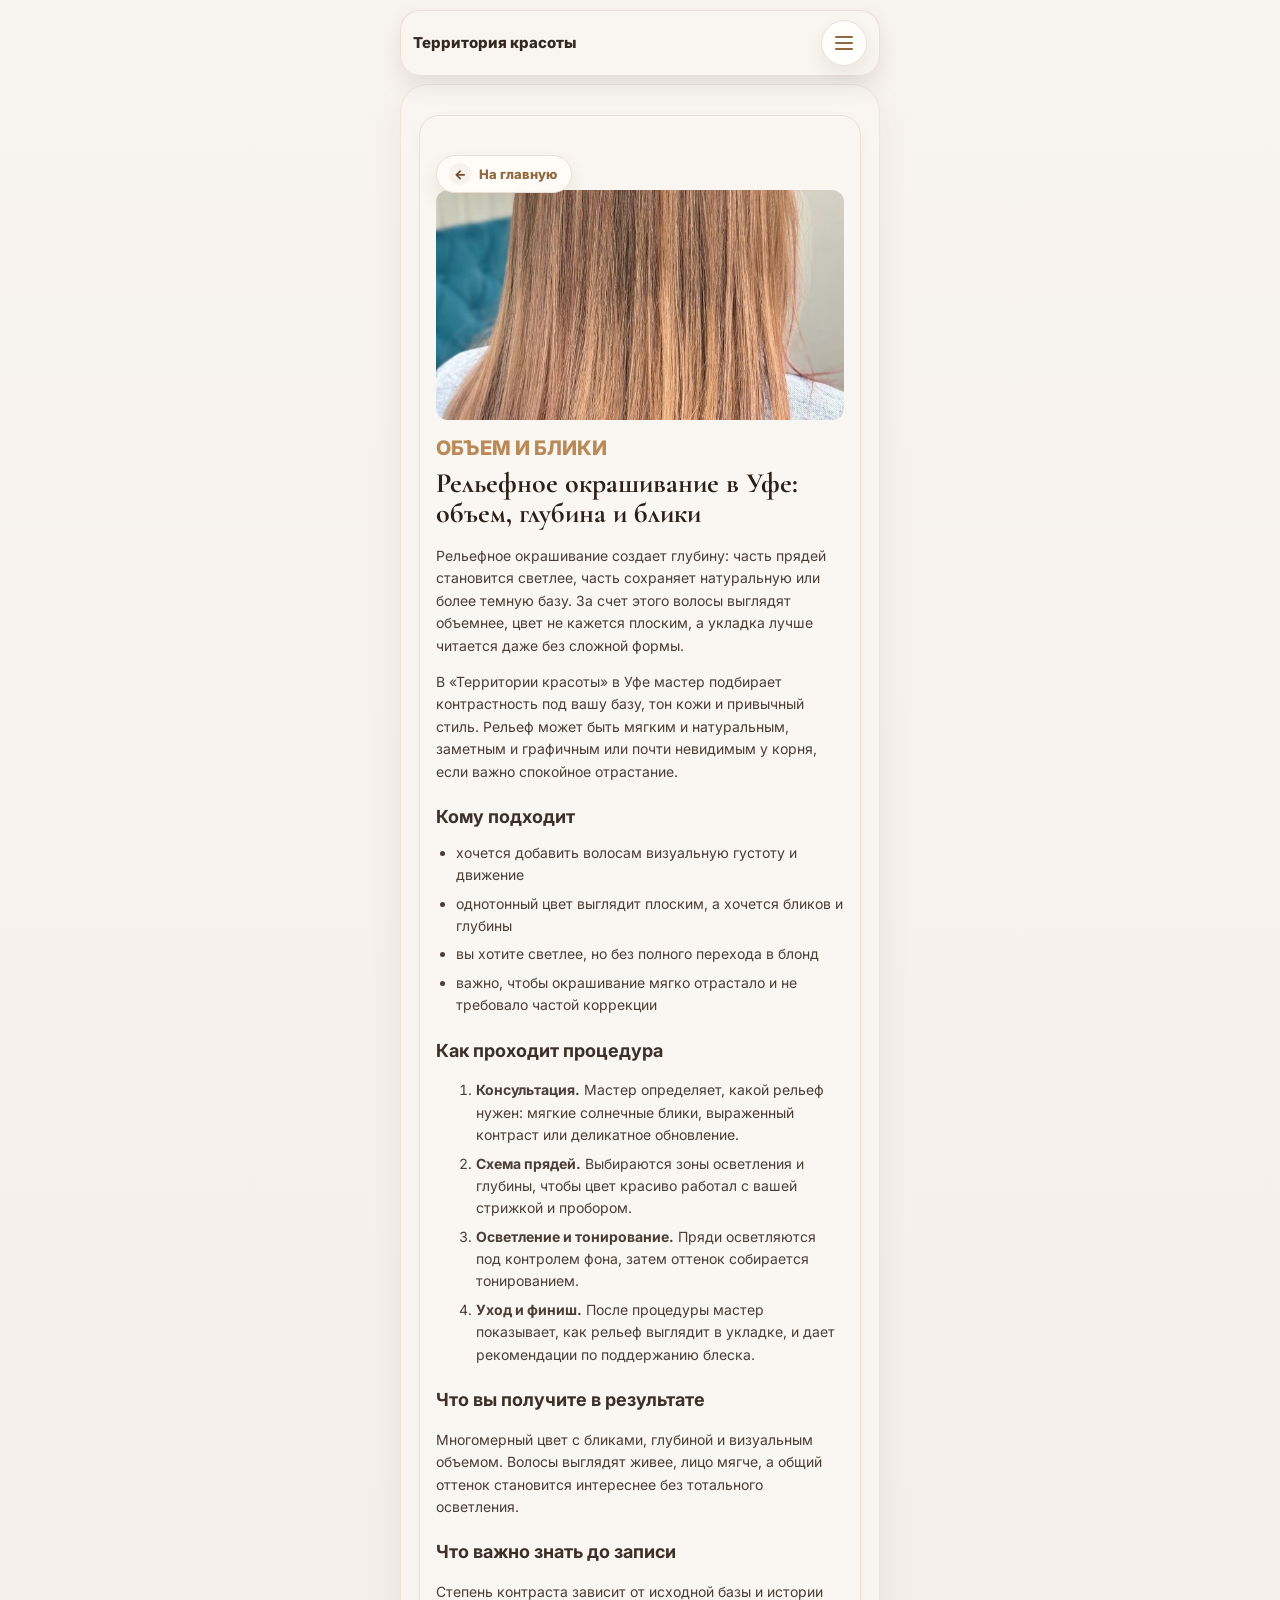
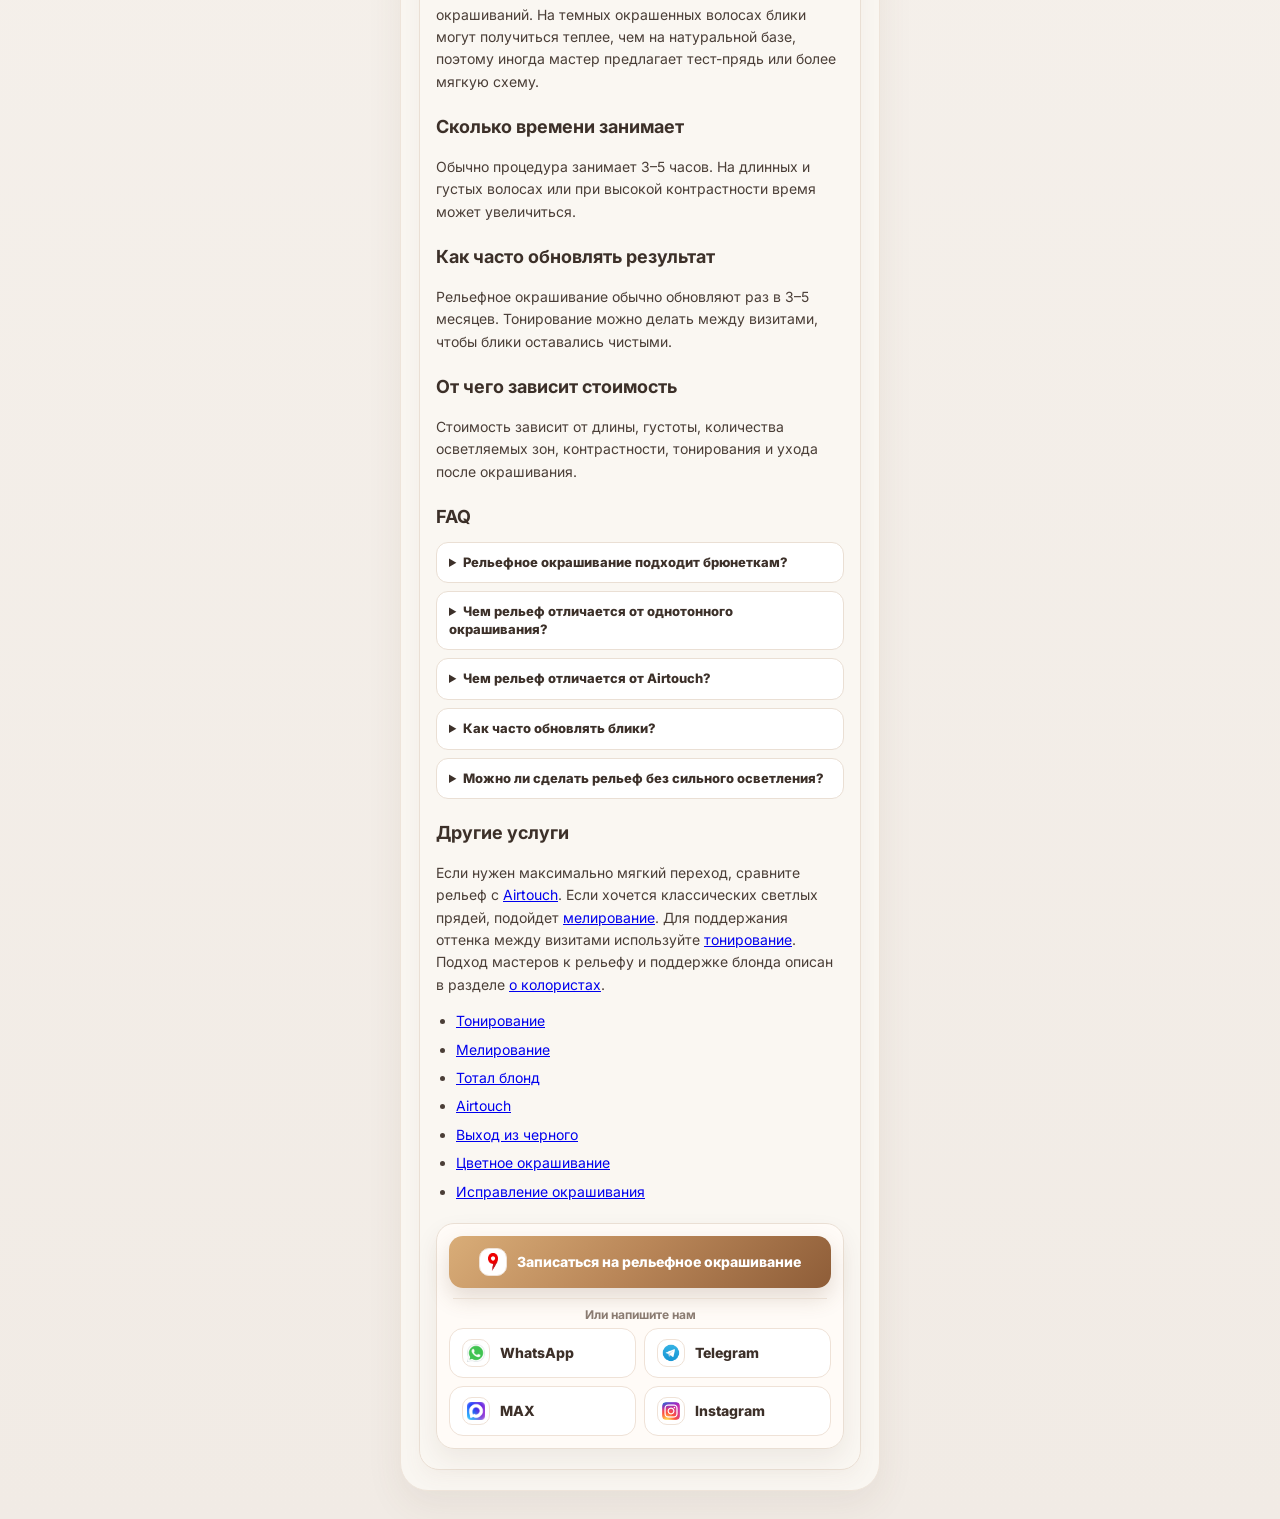
<file: services/relief/index.html>
﻿<!DOCTYPE html>
<html lang="ru">
<head>
  <meta charset="UTF-8" />
  <meta name="viewport" content="width=device-width, initial-scale=1.0" />
  <title>Рельефное окрашивание в Уфе: глубина, блики и объем | Территория красоты</title>
  <meta name="description" content="Рельефное окрашивание в Уфе для глубины, бликов и визуального объема. Подбираем контрастность, схему осветления, тонирование и уход." />
  <link rel="canonical" href="https://bestcolorufa.ru/services/relief/index.html" />
  <meta property="og:title" content="Рельефное окрашивание в Уфе: глубина, блики и объем | Территория красоты" />
  <meta property="og:description" content="Блики, глубина и визуальный объем с подбором контрастности и тонирования." />
  <meta property="og:type" content="website" />
  <meta property="og:url" content="https://bestcolorufa.ru/services/relief/index.html" />
  <meta property="og:image" content="https://bestcolorufa.ru/assets/services/relief/images/cover.png" />
  <meta name="twitter:card" content="summary_large_image" />
  <meta name="twitter:title" content="Рельефное окрашивание в Уфе: глубина, блики и объем | Территория красоты" />
  <meta name="twitter:description" content="Блики, глубина и визуальный объем с подбором контрастности и тонирования." />
  <meta name="twitter:image" content="https://bestcolorufa.ru/assets/services/relief/images/cover.png" />
  <link rel="preconnect" href="https://fonts.googleapis.com">
  <link rel="preconnect" href="https://fonts.gstatic.com" crossorigin>
  <link href="https://fonts.googleapis.com/css2?family=Inter:wght@400;500;600;700;800&family=Cormorant+Garamond:wght@500;600;700&display=swap" rel="stylesheet">
  <link rel="icon" type="image/png" href="../../assets/img/common/logo-mark.png">
  <style>
    :root { --page: #f9f6f1; --text: #332823; --line: #eadfd4; --accent: #b98957; --accent-dark: #916840; --shadow: 0 14px 36px rgba(98, 72, 49, 0.08); }
    * { box-sizing: border-box; }
    body { margin: 0; font-family: Inter, sans-serif; background: linear-gradient(180deg, #f8f4ef 0%, #f1ebe5 100%); color: var(--text); }
    img { display: block; max-width: 100%; }
    .shell { width: min(100%, 500px); margin: 0 auto; padding: 10px 10px 28px; }
    .phone { background: var(--page); border: 1px solid #eee4da; border-radius: 28px; box-shadow: var(--shadow); overflow: hidden; min-height: calc(100vh - 20px); }
    .section { padding: 30px 18px 20px; }
    .contacts-card { background: #faf7f2; border: 1px solid var(--line); border-radius: 20px; padding: 20px 16px; box-shadow: 0 8px 18px rgba(135, 104, 76, 0.05); }
    .eyebrow { display: block; color: var(--accent); text-transform: uppercase; font-weight: 800; font-size: 20px; }.service-content { font-size: 14px; color: #4a3e37; line-height: 1.6; }
    .service-content h2 { font-size: 18px; color: #3c3029; margin: 20px 0 10px; }
    .service-content ul { padding-left: 20px; margin: 10px 0; }
    .service-content li { margin-bottom: 6px; }
    .hero-btn { min-height: 50px; border-radius: 999px; display: flex; align-items: center; justify-content: center; padding: 0 20px; color: #fff; background: linear-gradient(135deg, #d9ad78 0%, #b98658 48%, #8e5d38 100%); border: 1px solid rgba(255,244,230,0.45); text-decoration: none; font-size: 15px; font-weight: 600; box-shadow: 0 10px 24px rgba(58, 39, 25, 0.16); }
    @media (max-width: 480px) { .shell { padding: 0; } .phone { border-radius: 0; border-left: 0; border-right: 0; min-height: 100vh; } }


    .site-menu-toggle {
      display: none;
      width: 36px;
      height: 36px;
      border-radius: 50%;
      border: 1px solid rgba(234, 223, 212, 0.96);
      background: #fff;
      color: var(--accent-dark);
      place-items: center;
      box-shadow: 0 8px 18px rgba(58, 39, 25, 0.10);
      cursor: pointer;
    }

    .site-menu-toggle span,
    .site-menu-toggle span::before,
    .site-menu-toggle span::after {
      display: block;
      width: 18px;
      height: 2px;
      border-radius: 2px;
      background: currentColor;
      content: "";
      position: relative;
      transition: transform 0.2s ease, opacity 0.2s ease;
    }

    .site-menu-toggle span::before { position: absolute; top: -6px; }
    .site-menu-toggle span::after { position: absolute; top: 6px; }

    .site-menu-toggle[aria-expanded="true"] span { background: transparent; }
    .site-menu-toggle[aria-expanded="true"] span::before { transform: translateY(6px) rotate(45deg); background: var(--accent-dark); }
    .site-menu-toggle[aria-expanded="true"] span::after { transform: translateY(-6px) rotate(-45deg); background: var(--accent-dark); }

    .mobile-menu {
      position: fixed;
      inset: 0;
      z-index: 70;
      display: flex;
      align-items: flex-start;
      justify-content: center;
      padding: 82px 16px 18px;
      background: rgba(36, 28, 24, 0.42);
      backdrop-filter: blur(4px);
      opacity: 0;
      visibility: hidden;
      transition: opacity 0.22s ease, visibility 0.22s ease;
    }

    .mobile-menu.open {
      opacity: 1;
      visibility: visible;
    }

    .mobile-menu-card {
      width: min(100%, 430px);
      padding: 12px;
      border-radius: 18px;
      border: 1px solid #efe2d7;
      background: #fff;
      box-shadow: 0 20px 44px rgba(56, 41, 31, 0.18);
      transform: translateY(-12px);
      transition: transform 0.22s ease;
    }

    .mobile-menu.open .mobile-menu-card { transform: translateY(0); }

    .mobile-menu-card a {
      display: flex;
      align-items: center;
      min-height: 42px;
      padding: 10px 12px;
      border-radius: 12px;
      color: #3d3029;
      text-decoration: none;
      font-size: 15px;
      font-weight: 700;
      transition: background 0.2s ease;
    }

    .mobile-menu-card a:hover { background: #f8f2ec; }
    .mobile-menu-card a.is-booking {
      justify-content: center;
      margin-top: 6px;
      color: #fff;
      background: linear-gradient(135deg, #d9ad78 0%, #b98658 48%, #8e5d38 100%);
    }

    .booking-dropdown {
      position: fixed;
      z-index: 95;
      width: min(340px, calc(100vw - 24px));
      padding: 12px;
      border-radius: 18px;
      border: 1px solid rgba(234, 223, 212, 0.96);
      background: rgba(255, 252, 248, 0.98);
      box-shadow: 0 22px 48px rgba(56, 41, 31, 0.20);
      backdrop-filter: blur(14px);
      opacity: 0;
      visibility: hidden;
      pointer-events: none;
      transform: translateY(-8px) scale(0.98);
      transition: opacity 0.18s ease, visibility 0.18s ease, transform 0.18s ease;
    }

    .booking-dropdown.open {
      opacity: 1;
      visibility: visible;
      pointer-events: auto;
      transform: translateY(0) scale(1);
    }

    .booking-primary,
    .booking-option {
      display: flex;
      align-items: center;
      gap: 10px;
      min-height: 46px;
      padding: 10px 12px;
      border-radius: 14px;
      color: #3d3029;
      text-decoration: none;
      font-size: 14px;
      font-weight: 800;
      transition: background 0.18s ease, transform 0.18s ease;
    }

    .booking-primary {
      min-height: 52px;
      color: #fff;
      background: linear-gradient(135deg, #d9ad78 0%, #b98658 48%, #8e5d38 100%);
      box-shadow: 0 10px 22px rgba(105, 71, 43, 0.18);
    }

    .booking-primary:hover,
    .booking-option:hover {
      transform: translateY(-1px);
    }

    .booking-option:hover { background: #f8f2ec; }

    .booking-icon {
      width: 28px;
      height: 28px;
      flex-shrink: 0;
      display: grid;
      place-items: center;
      border-radius: 10px;
      background: #fff;
      border: 1px solid #efe2d7;
    }

    .booking-icon img {
      width: 18px;
      height: 18px;
      object-fit: contain;
    }

    .booking-primary .booking-icon {
      border-color: rgba(255,255,255,0.44);
      background: rgba(255,255,255,0.18);
    }

    .booking-divider {
      height: 1px;
      margin: 10px 4px 8px;
      background: #eadfd4;
    }

    .booking-caption {
      margin: 0 4px 6px;
      color: #8a7b71;
      font-size: 12px;
      font-weight: 700;
    }

    .site-book,
    .sticky-cta button,
    .mobile-menu-card button,
    button.hero-btn {
      font-family: inherit;
      cursor: pointer;
    }

    button.site-book,
    .sticky-cta button,
    .mobile-menu-card button,
    button.hero-btn {
      border: 0;
    }

    .mobile-menu-card button {
      width: 100%;
      display: flex;
      align-items: center;
      min-height: 42px;
      padding: 10px 12px;
      border-radius: 12px;
      color: #3d3029;
      background: transparent;
      text-align: left;
      font-size: 15px;
      font-weight: 700;
      transition: background 0.2s ease;
    }

    .mobile-menu-card button:hover { background: #f8f2ec; }
    .mobile-menu-card button.is-booking {
      justify-content: center;
      margin-top: 6px;
      color: #fff;
      background: linear-gradient(135deg, #d9ad78 0%, #b98658 48%, #8e5d38 100%);
    }

    @media (max-width: 480px) {
      .booking-dropdown {
        width: auto;
        left: 12px !important;
        right: 12px !important;
        bottom: 78px !important;
        top: auto !important;
        border-radius: 20px;
        padding: 12px;
        transform: translateY(12px) scale(0.98);
      }
      .booking-dropdown.open { transform: translateY(0) scale(1); }
      .booking-primary,
      .booking-option { min-height: 48px; font-size: 15px; }
    }
    .site-header {
      position: sticky;
      top: 0;
      z-index: 45;
      display: grid;
      grid-template-columns: auto minmax(0, 1fr) auto;
      align-items: center;
      gap: 10px;
      margin-bottom: 8px;
      padding: 9px 12px;
      border: 1px solid rgba(234, 223, 212, 0.92);
      border-radius: 20px;
      background: rgba(249, 246, 241, 0.94);
      box-shadow: 0 10px 24px rgba(64, 46, 32, 0.10);
      backdrop-filter: blur(12px);
    }

    .site-brand {
      display: inline-flex;
      align-items: center;
      gap: 8px;
      min-width: 0;
      color: #342821;
      text-decoration: none;
      font-weight: 800;
      line-height: 1.05;
    }

    .site-brand img {
      width: 32px;
      height: 32px;
      object-fit: contain;
      flex-shrink: 0;
    }

    .site-brand span {
      max-width: 118px;
      font-size: 13px;
    }

    .site-nav {
      display: flex;
      justify-content: center;
      gap: 4px;
      min-width: 0;
      overflow-x: auto;
      scrollbar-width: none;
    }

    .site-nav::-webkit-scrollbar { display: none; }

    .site-nav a {
      flex: 0 0 auto;
      padding: 7px 9px;
      border-radius: 999px;
      color: #594942;
      text-decoration: none;
      font-size: 12px;
      font-weight: 700;
      white-space: nowrap;
      transition: background 0.2s ease, color 0.2s ease;
    }

    .site-nav a:hover {
      color: #3d2c23;
      background: #f1ebd8;
    }

    .site-book {
      display: inline-flex;
      align-items: center;
      justify-content: center;
      min-height: 36px;
      padding: 0 12px;
      border-radius: 999px;
      color: #fff;
      background: linear-gradient(135deg, #d9ad78 0%, #b98658 48%, #8e5d38 100%);
      border: 1px solid rgba(255,244,230,0.45);
      box-shadow: 0 8px 18px rgba(58, 39, 25, 0.14);
      text-decoration: none;
      font-size: 12px;
      font-weight: 800;
      white-space: nowrap;
    }

    .section,
    .hero,
    #about,
    #works,
    #testimonials,
    #contacts,
    #reviews {
      scroll-margin-top: 96px;
    }

    /* Sticky header: mobile layout */
    @media (max-width: 480px) {
  
    .site-menu-toggle {
      display: none;
      width: 36px;
      height: 36px;
      border-radius: 50%;
      border: 1px solid rgba(234, 223, 212, 0.96);
      background: #fff;
      color: var(--accent-dark);
      place-items: center;
      box-shadow: 0 8px 18px rgba(58, 39, 25, 0.10);
      cursor: pointer;
    }

    .site-menu-toggle span,
    .site-menu-toggle span::before,
    .site-menu-toggle span::after {
      display: block;
      width: 18px;
      height: 2px;
      border-radius: 2px;
      background: currentColor;
      content: "";
      position: relative;
      transition: transform 0.2s ease, opacity 0.2s ease;
    }

    .site-menu-toggle span::before { position: absolute; top: -6px; }
    .site-menu-toggle span::after { position: absolute; top: 6px; }

    .site-menu-toggle[aria-expanded="true"] span { background: transparent; }
    .site-menu-toggle[aria-expanded="true"] span::before { transform: translateY(6px) rotate(45deg); background: var(--accent-dark); }
    .site-menu-toggle[aria-expanded="true"] span::after { transform: translateY(-6px) rotate(-45deg); background: var(--accent-dark); }

    .mobile-menu {
      position: fixed;
      inset: 0;
      z-index: 70;
      display: flex;
      align-items: flex-start;
      justify-content: center;
      padding: 82px 16px 18px;
      background: rgba(36, 28, 24, 0.42);
      backdrop-filter: blur(4px);
      opacity: 0;
      visibility: hidden;
      transition: opacity 0.22s ease, visibility 0.22s ease;
    }

    .mobile-menu.open {
      opacity: 1;
      visibility: visible;
    }

    .mobile-menu-card {
      width: min(100%, 430px);
      padding: 12px;
      border-radius: 18px;
      border: 1px solid #efe2d7;
      background: #fff;
      box-shadow: 0 20px 44px rgba(56, 41, 31, 0.18);
      transform: translateY(-12px);
      transition: transform 0.22s ease;
    }

    .mobile-menu.open .mobile-menu-card { transform: translateY(0); }

    .mobile-menu-card a {
      display: flex;
      align-items: center;
      min-height: 42px;
      padding: 10px 12px;
      border-radius: 12px;
      color: #3d3029;
      text-decoration: none;
      font-size: 15px;
      font-weight: 700;
      transition: background 0.2s ease;
    }

    .mobile-menu-card a:hover { background: #f8f2ec; }
    .mobile-menu-card a.is-booking {
      justify-content: center;
      margin-top: 6px;
      color: #fff;
      background: linear-gradient(135deg, #d9ad78 0%, #b98658 48%, #8e5d38 100%);
    }

    .booking-dropdown {
      position: fixed;
      z-index: 95;
      width: min(340px, calc(100vw - 24px));
      padding: 12px;
      border-radius: 18px;
      border: 1px solid rgba(234, 223, 212, 0.96);
      background: rgba(255, 252, 248, 0.98);
      box-shadow: 0 22px 48px rgba(56, 41, 31, 0.20);
      backdrop-filter: blur(14px);
      opacity: 0;
      visibility: hidden;
      pointer-events: none;
      transform: translateY(-8px) scale(0.98);
      transition: opacity 0.18s ease, visibility 0.18s ease, transform 0.18s ease;
    }

    .booking-dropdown.open {
      opacity: 1;
      visibility: visible;
      pointer-events: auto;
      transform: translateY(0) scale(1);
    }

    .booking-primary,
    .booking-option {
      display: flex;
      align-items: center;
      gap: 10px;
      min-height: 46px;
      padding: 10px 12px;
      border-radius: 14px;
      color: #3d3029;
      text-decoration: none;
      font-size: 14px;
      font-weight: 800;
      transition: background 0.18s ease, transform 0.18s ease;
    }

    .booking-primary {
      min-height: 52px;
      color: #fff;
      background: linear-gradient(135deg, #d9ad78 0%, #b98658 48%, #8e5d38 100%);
      box-shadow: 0 10px 22px rgba(105, 71, 43, 0.18);
    }

    .booking-primary:hover,
    .booking-option:hover {
      transform: translateY(-1px);
    }

    .booking-option:hover { background: #f8f2ec; }

    .booking-icon {
      width: 28px;
      height: 28px;
      flex-shrink: 0;
      display: grid;
      place-items: center;
      border-radius: 10px;
      background: #fff;
      border: 1px solid #efe2d7;
    }

    .booking-icon img {
      width: 18px;
      height: 18px;
      object-fit: contain;
    }

    .booking-primary .booking-icon {
      border-color: rgba(255,255,255,0.44);
      background: rgba(255,255,255,0.18);
    }

    .booking-divider {
      height: 1px;
      margin: 10px 4px 8px;
      background: #eadfd4;
    }

    .booking-caption {
      margin: 0 4px 6px;
      color: #8a7b71;
      font-size: 12px;
      font-weight: 700;
    }

    .site-book,
    .sticky-cta button,
    .mobile-menu-card button,
    button.hero-btn {
      font-family: inherit;
      cursor: pointer;
    }

    button.site-book,
    .sticky-cta button,
    .mobile-menu-card button,
    button.hero-btn {
      border: 0;
    }

    .mobile-menu-card button {
      width: 100%;
      display: flex;
      align-items: center;
      min-height: 42px;
      padding: 10px 12px;
      border-radius: 12px;
      color: #3d3029;
      background: transparent;
      text-align: left;
      font-size: 15px;
      font-weight: 700;
      transition: background 0.2s ease;
    }

    .mobile-menu-card button:hover { background: #f8f2ec; }
    .mobile-menu-card button.is-booking {
      justify-content: center;
      margin-top: 6px;
      color: #fff;
      background: linear-gradient(135deg, #d9ad78 0%, #b98658 48%, #8e5d38 100%);
    }

    @media (max-width: 480px) {
      .booking-dropdown {
        width: auto;
        left: 12px !important;
        right: 12px !important;
        bottom: 78px !important;
        top: auto !important;
        border-radius: 20px;
        padding: 12px;
        transform: translateY(12px) scale(0.98);
      }
      .booking-dropdown.open { transform: translateY(0) scale(1); }
      .booking-primary,
      .booking-option { min-height: 48px; font-size: 15px; }
    }
    .site-header {
        grid-template-columns: minmax(0, 1fr) auto auto;
        gap: 8px;
        margin-bottom: 0;
        padding: 8px 10px;
        border-left: 0;
        border-right: 0;
        border-radius: 0;
      }
      .site-brand img {
        width: 28px;
        height: 28px;
      }
      .site-brand span {
        max-width: 142px;
        font-size: 12px;
      }
      .site-nav {
        grid-column: 1 / -1;
        justify-content: flex-start;
        gap: 3px;
        margin: 0 -2px;
        padding-bottom: 1px;
      }
      .site-nav a {
        padding: 6px 8px;
        font-size: 12px;
      }
      .site-book {
        min-height: 34px;
        padding: 0 10px;
        font-size: 12px;
      }
      .section,
      .hero,
      #about,
      #works,
      #testimonials,
      #contacts,
      #reviews {
        scroll-margin-top: 92px;
      }
    }

    @media (max-width: 480px) {
  
    .booking-dropdown {
      position: fixed;
      z-index: 95;
      width: min(340px, calc(100vw - 24px));
      padding: 12px;
      border-radius: 18px;
      border: 1px solid rgba(234, 223, 212, 0.96);
      background: rgba(255, 252, 248, 0.98);
      box-shadow: 0 22px 48px rgba(56, 41, 31, 0.20);
      backdrop-filter: blur(14px);
      opacity: 0;
      visibility: hidden;
      pointer-events: none;
      transform: translateY(-8px) scale(0.98);
      transition: opacity 0.18s ease, visibility 0.18s ease, transform 0.18s ease;
    }

    .booking-dropdown.open {
      opacity: 1;
      visibility: visible;
      pointer-events: auto;
      transform: translateY(0) scale(1);
    }

    .booking-primary,
    .booking-option {
      display: flex;
      align-items: center;
      gap: 10px;
      min-height: 46px;
      padding: 10px 12px;
      border-radius: 14px;
      color: #3d3029;
      text-decoration: none;
      font-size: 14px;
      font-weight: 800;
      transition: background 0.18s ease, transform 0.18s ease;
    }

    .booking-primary {
      min-height: 52px;
      color: #fff;
      background: linear-gradient(135deg, #d9ad78 0%, #b98658 48%, #8e5d38 100%);
      box-shadow: 0 10px 22px rgba(105, 71, 43, 0.18);
    }

    .booking-primary:hover,
    .booking-option:hover {
      transform: translateY(-1px);
    }

    .booking-option:hover { background: #f8f2ec; }

    .booking-icon {
      width: 28px;
      height: 28px;
      flex-shrink: 0;
      display: grid;
      place-items: center;
      border-radius: 10px;
      background: #fff;
      border: 1px solid #efe2d7;
    }

    .booking-icon img {
      width: 18px;
      height: 18px;
      object-fit: contain;
    }

    .booking-primary .booking-icon {
      border-color: rgba(255,255,255,0.44);
      background: rgba(255,255,255,0.18);
    }

    .booking-divider {
      height: 1px;
      margin: 10px 4px 8px;
      background: #eadfd4;
    }

    .booking-caption {
      margin: 0 4px 6px;
      color: #8a7b71;
      font-size: 12px;
      font-weight: 700;
    }

    .site-book,
    .sticky-cta button,
    .mobile-menu-card button,
    button.hero-btn {
      font-family: inherit;
      cursor: pointer;
    }

    button.site-book,
    .sticky-cta button,
    .mobile-menu-card button,
    button.hero-btn {
      border: 0;
    }

    .mobile-menu-card button {
      width: 100%;
      display: flex;
      align-items: center;
      min-height: 42px;
      padding: 10px 12px;
      border-radius: 12px;
      color: #3d3029;
      background: transparent;
      text-align: left;
      font-size: 15px;
      font-weight: 700;
      transition: background 0.2s ease;
    }

    .mobile-menu-card button:hover { background: #f8f2ec; }
    .mobile-menu-card button.is-booking {
      justify-content: center;
      margin-top: 6px;
      color: #fff;
      background: linear-gradient(135deg, #d9ad78 0%, #b98658 48%, #8e5d38 100%);
    }

    @media (max-width: 480px) {
      .booking-dropdown {
        width: auto;
        left: 12px !important;
        right: 12px !important;
        bottom: 78px !important;
        top: auto !important;
        border-radius: 20px;
        padding: 12px;
        transform: translateY(12px) scale(0.98);
      }
      .booking-dropdown.open { transform: translateY(0) scale(1); }
      .booking-primary,
      .booking-option { min-height: 48px; font-size: 15px; }
    }
    .site-header { grid-template-columns: minmax(0, 1fr) auto auto; }
      .site-nav { display: none; }
      .site-menu-toggle { display: grid; }
    }

    /* Booking dropdown: final rules */
    .booking-dropdown {
      position: fixed;
      z-index: 95;
      width: min(340px, calc(100vw - 24px));
      padding: 12px;
      border-radius: 18px;
      border: 1px solid rgba(234, 223, 212, 0.96);
      background: rgba(255, 252, 248, 0.98);
      box-shadow: 0 22px 48px rgba(56, 41, 31, 0.20);
      backdrop-filter: blur(14px);
      opacity: 0;
      visibility: hidden;
      pointer-events: none;
      transform: translateY(-8px) scale(0.98);
      transition: opacity 0.18s ease, visibility 0.18s ease, transform 0.18s ease;
    }

    .booking-dropdown.open {
      opacity: 1;
      visibility: visible;
      pointer-events: auto;
      transform: translateY(0) scale(1);
    }

    .booking-primary,
    .booking-option {
      display: flex;
      align-items: center;
      gap: 10px;
      min-height: 46px;
      padding: 10px 12px;
      border-radius: 14px;
      color: #3d3029;
      text-decoration: none;
      font-size: 14px;
      font-weight: 800;
      transition: background 0.18s ease, transform 0.18s ease;
    }

    .booking-primary {
      min-height: 52px;
      color: #fff;
      background: linear-gradient(135deg, #d9ad78 0%, #b98658 48%, #8e5d38 100%);
      box-shadow: 0 10px 22px rgba(105, 71, 43, 0.18);
    }

    .booking-primary:hover,
    .booking-option:hover { transform: translateY(-1px); }
    .booking-option:hover { background: #f8f2ec; }

    .booking-icon {
      width: 28px;
      height: 28px;
      flex-shrink: 0;
      display: grid;
      place-items: center;
      border-radius: 10px;
      background: #fff;
      border: 1px solid #efe2d7;
    }

    .booking-icon img {
      width: 18px;
      height: 18px;
      object-fit: contain;
    }

    .booking-primary .booking-icon {
      border-color: rgba(255,255,255,0.44);
      background: rgba(255,255,255,0.18);
    }

    .booking-divider {
      height: 1px;
      margin: 10px 4px 8px;
      background: #eadfd4;
    }

    .booking-caption {
      margin: 0 4px 6px;
      color: #8a7b71;
      font-size: 12px;
      font-weight: 700;
    }

    .site-book,
    .sticky-cta button,
    .mobile-menu-card button,
    button.hero-btn {
      font-family: inherit;
      cursor: pointer;
    }

    button.site-book,
    .sticky-cta button,
    .mobile-menu-card button,
    button.hero-btn { border: 0; }

    .mobile-menu-card button {
      width: 100%;
      display: flex;
      align-items: center;
      min-height: 42px;
      padding: 10px 12px;
      border-radius: 12px;
      color: #3d3029;
      background: transparent;
      text-align: left;
      font-size: 15px;
      font-weight: 700;
      transition: background 0.2s ease;
    }

    .mobile-menu-card button:hover { background: #f8f2ec; }
    .mobile-menu-card button.is-booking {
      justify-content: center;
      margin-top: 6px;
      color: #fff;
      background: linear-gradient(135deg, #d9ad78 0%, #b98658 48%, #8e5d38 100%);
    }

    @media (max-width: 480px) {
      .booking-dropdown {
        width: auto;
        left: 12px !important;
        right: 12px !important;
        bottom: 78px !important;
        top: auto !important;
        border-radius: 20px;
        padding: 12px;
        transform: translateY(12px) scale(0.98);
      }
      .booking-dropdown.open { transform: translateY(0) scale(1); }
      .booking-primary,
      .booking-option { min-height: 48px; font-size: 15px; }
    }

    /* Header final: brand + menu only */
    .site-header {
      grid-template-columns: minmax(0, 1fr) auto !important;
      align-items: center;
      min-height: 58px;
    }

    .site-brand img,
    .site-nav,
    .site-book {
      display: none !important;
    }

    .site-brand span {
      max-width: none !important;
      font-size: 15px !important;
      font-weight: 800;
    }

    .site-menu-toggle {
      display: grid !important;
      width: 46px;
      height: 46px;
      border-radius: 50%;
      background: rgba(255,255,255,0.86);
      border: 1px solid rgba(234, 223, 212, 0.96);
      box-shadow: 0 10px 18px rgba(64,46,32,0.08);
    }

    .service-page-booking {
      width: 100%;
      max-width: 100%;
    }

    @media (max-width: 480px) {
      .site-header {
        min-height: 54px;
        padding: 8px 12px !important;
      }
      .site-brand span { font-size: 14px !important; }
      .site-menu-toggle {
        width: 44px;
        height: 44px;
      }
    }

    .service-booking-card {
      margin-top: 20px;
      padding: 12px;
      border-radius: 18px;
      background: rgba(255, 252, 248, 0.92);
      border: 1px solid #eadfd4;
      box-shadow: 0 10px 24px rgba(64, 46, 32, 0.07);
    }

    .service-booking-card .booking-primary {
      justify-content: center;
      text-align: center;
    }

    .service-booking-card .booking-primary .booking-icon {
      background: #fff;
      border-color: #efe2d7;
    }

    .service-booking-card .booking-caption {
      text-align: center;
    }

    .service-messenger-grid {
      display: grid;
      grid-template-columns: 1fr 1fr;
      gap: 8px;
    }

    .service-messenger-grid .booking-option {
      min-height: 46px;
      background: #fff;
      border: 1px solid #efe2d7;
    }

    @media (max-width: 360px) {
      .service-messenger-grid { grid-template-columns: 1fr; }
    }

    .back-btn {
      position: sticky;
      top: 70px;
      z-index: 30;
      width: max-content;
      max-width: 100%;
      min-height: 38px;
      padding: 0 14px 0 12px;
      border-radius: 999px;
      background: rgba(255, 252, 248, 0.94);
      border: 1px solid #eadfd4;
      box-shadow: 0 10px 22px rgba(64, 46, 32, 0.10);
      backdrop-filter: blur(10px);
      display: inline-flex;
      align-items: center;
      gap: 8px;
      color: var(--accent-dark);
      text-decoration: none;
      font-weight: 800;
      font-size: 13px;
      margin-bottom: 16px;
    }

    .back-btn::before {
      content: "←";
      display: grid;
      place-items: center;
      width: 22px;
      height: 22px;
      border-radius: 50%;
      background: #f8f2ec;
      color: #6b4728;
      font-weight: 800;
    }

    .back-btn:hover { background: #fff; }

    @media (max-width: 480px) {
      .back-btn {
        top: 62px;
        min-height: 36px;
        font-size: 12px;
      }
    }
  
    /* Booking modal final behavior */
    body.booking-open { overflow: hidden; }
    body.booking-open::before {
      content: "";
      position: fixed;
      inset: 0;
      z-index: 90;
      background: rgba(36, 28, 24, 0.42);
      backdrop-filter: blur(3px);
    }
    .booking-dropdown {
      left: 50% !important;
      top: 50% !important;
      right: auto !important;
      bottom: auto !important;
      width: min(360px, calc(100vw - 32px)) !important;
      transform: translate(-50%, -46%) scale(0.98) !important;
    }
    .booking-dropdown.open {
      transform: translate(-50%, -50%) scale(1) !important;
    }
    @media (max-width: 480px) {
      .booking-dropdown {
        left: 50% !important;
        top: 50% !important;
        right: auto !important;
        bottom: auto !important;
        width: min(360px, calc(100vw - 24px)) !important;
      }
    }
  
    /* Compact service FAQ */
    .service-faq {
      display: grid;
      gap: 8px;
      margin: 10px 0 18px;
    }
    .service-faq details {
      border: 1px solid var(--line);
      border-radius: 12px;
      background: #fff;
      padding: 0 12px;
    }
    .service-faq summary {
      cursor: pointer;
      padding: 11px 0;
      color: #3c3029;
      font-size: 13px;
      font-weight: 800;
      line-height: 1.35;
    }
    .service-faq p {
      margin: 0;
      padding: 0 0 12px;
      color: #5f524a;
      font-size: 13px;
      line-height: 1.5;
    }
  </style>
  <script type="application/ld+json">
{
    "@context":  "https://schema.org",
    "@type":  "Service",
    "@id":  "https://bestcolorufa.ru/services/relief/index.html#service",
    "name":  "Рельефное окрашивание в Уфе: глубина, блики и объем",
    "description":  "Рельефное окрашивание в Уфе для глубины, бликов и визуального объема. Подбираем контрастность, схему осветления, тонирование и уход.",
    "serviceType":  "Рельефное окрашивание",
    "url":  "https://bestcolorufa.ru/services/relief/index.html",
    "image":  "https://bestcolorufa.ru/assets/services/relief/images/cover.png",
    "areaServed":  {
                       "@type":  "City",
                       "name":  "Уфа"
                   },
    "provider":  {
                     "@type":  "BeautySalon",
                     "@id":  "https://bestcolorufa.ru/#beauty-salon",
                     "name":  "Территория красоты",
                     "url":  "https://bestcolorufa.ru/",
                     "image":  "https://bestcolorufa.ru/assets/img/common/hero.png",
                     "telephone":  "+79174193565",
                     "priceRange":  "₽₽",
                     "address":  {
                                     "@type":  "PostalAddress",
                                     "streetAddress":  "Российская 159/1, офис 49",
                                     "addressLocality":  "Уфа",
                                     "addressCountry":  "RU"
                                 },
                     "openingHoursSpecification":  [
                                                       {
                                                           "@type":  "OpeningHoursSpecification",
                                                           "dayOfWeek":  [
                                                                             "Monday",
                                                                             "Tuesday",
                                                                             "Wednesday",
                                                                             "Thursday",
                                                                             "Friday",
                                                                             "Saturday",
                                                                             "Sunday"
                                                                         ],
                                                           "opens":  "09:00",
                                                           "closes":  "21:00"
                                                       }
                                                   ],
                     "sameAs":  [
                                    "https://instagram.com/mak.marina",
                                    "https://t.me/makmarinaa",
                                    "https://wa.me/79174193565",
                                    "https://yandex.com/maps/org/territoriya_krasoty/125972859834/"
                                ]
                 }
}
  </script>
  <script type="application/ld+json">
{
    "@context":  "https://schema.org",
    "@type":  "FAQPage",
    "mainEntity":  [
                       {
                           "@type":  "Question",
                           "name":  "Рельефное окрашивание подходит брюнеткам?",
                           "acceptedAnswer":  {
                                                  "@type":  "Answer",
                                                  "text":  "Да, если хочется добавить блики и глубину без полного перехода в блонд. Контрастность подбирается по базе и желаемому эффекту."
                                              }
                       },
                       {
                           "@type":  "Question",
                           "name":  "Чем рельеф отличается от однотонного окрашивания?",
                           "acceptedAnswer":  {
                                                  "@type":  "Answer",
                                                  "text":  "В рельефе есть светлые и темные зоны, поэтому цвет выглядит объемным, живым и лучше читается в движении."
                                              }
                       },
                       {
                           "@type":  "Question",
                           "name":  "Чем рельеф отличается от Airtouch?",
                           "acceptedAnswer":  {
                                                  "@type":  "Answer",
                                                  "text":  "Airtouch строится на выдувании прядей и мягком переходе, а рельефное окрашивание может сочетать разные схемы бликов, затемнения и тонирования для глубины."
                                              }
                       },
                       {
                           "@type":  "Question",
                           "name":  "Как часто обновлять блики?",
                           "acceptedAnswer":  {
                                                  "@type":  "Answer",
                                                  "text":  "Обычно раз в 3-5 месяцев, а тонирование можно делать чаще, если оттенок стал теплым или потерял блеск."
                                              }
                       },
                       {
                           "@type":  "Question",
                           "name":  "Можно ли сделать рельеф без сильного осветления?",
                           "acceptedAnswer":  {
                                                  "@type":  "Answer",
                                                  "text":  "Да, иногда достаточно мягких бликов и тонирования. Но на очень темной или окрашенной базе результат будет более теплым и деликатным."
                                              }
                       }
                   ]
}
  </script>
  <script type="application/ld+json">
{
  "@context": "https://schema.org",
  "@type": "BreadcrumbList",
  "itemListElement": [
    {
      "@type": "ListItem",
      "position": 1,
      "name": "Главная",
      "item": "https://bestcolorufa.ru/"
    },
    {
      "@type": "ListItem",
      "position": 2,
      "name": "Услуги",
      "item": "https://bestcolorufa.ru/#works"
    },
    {
      "@type": "ListItem",
      "position": 3,
      "name": "Рельефное окрашивание",
      "item": "https://bestcolorufa.ru/services/relief/index.html"
    }
  ]
}
  </script>
</head>
<body>
  <div class="booking-dropdown" id="bookingDropdown" aria-hidden="true">
    <a class="booking-primary" href="https://yandex.ru/business/widget/request/company/125972859834" target="_blank" rel="noopener noreferrer">
      <span class="booking-icon"><img src="../../assets/img/icons/yandex.png" alt=""></span>
      <span>Консультация по рельефному окрашиванию</span>
    </a>
    <div class="booking-divider"></div>
    <div class="booking-caption">Или напишите нам</div>
    <a class="booking-option" href="https://wa.me/79174193565" target="_blank" rel="noopener noreferrer">
      <span class="booking-icon"><img src="../../assets/img/icons/whatsapp.png" alt=""></span>
      <span>WhatsApp</span>
    </a>
    <a class="booking-option" href="https://t.me/makmarinaa" target="_blank" rel="noopener noreferrer">
      <span class="booking-icon"><img src="../../assets/img/icons/telegram.png" alt=""></span>
      <span>Telegram</span>
    </a>
    <a class="booking-option" href="https://max.ru/u/f9LHodD0cOJKBI7ZMu0eePMwZi3eCOuLe-_6oA2tgidVwVsTL77JQi6zJzo" target="_blank" rel="noopener noreferrer">
      <span class="booking-icon"><img src="../../assets/img/icons/max.png" alt=""></span>
      <span>MAX</span>
    </a>
    <a class="booking-option" href="https://instagram.com/mak.marina" target="_blank" rel="noopener noreferrer">
      <span class="booking-icon"><img src="../../assets/img/icons/instagram.png" alt=""></span>
      <span>Instagram</span>
    </a>
  </div>

  <div class="mobile-menu" id="mobileMenu" aria-hidden="true">
    <div class="mobile-menu-card">
      <a href="../../index.html#about">О салоне</a>
      <a href="../../index.html#works">Услуги</a>
      <a href="../../index.html#testimonials">Отзывы</a>
      <a href="../../index.html#contacts">Как нас найти</a>
      <button class="is-booking" type="button" data-booking-toggle aria-expanded="false" aria-controls="bookingDropdown">Запись</button>
    </div>
  </div>

  <main class="shell">
    <header class="site-header" aria-label="Основная навигация">
      <a class="site-brand" href="../../index.html" aria-label="Территория красоты">
        <img src="../../assets/img/common/logo-mark.png" alt="Логотип Территория красоты">
        <span>Территория красоты</span>
      </a>
      <button class="site-menu-toggle" type="button" data-menu-toggle aria-label="Открыть меню" aria-expanded="false" aria-controls="mobileMenu"><span></span></button>
    </header>
    <div class="phone">
      <section class="section">
        <div class="contacts-card">
          <a href="../../index.html" class="back-btn">На главную</a>
          <img src="../../assets/services/relief/images/cover.png" alt="Рельефное окрашивание в Уфе" style="width: 100%; border-radius: 12px; margin-bottom: 16px; object-fit: cover; aspect-ratio: 16/9;">
          <div class="eyebrow" style="text-align: left; margin:0 0 8px;">Объем и блики</div>
          <h1 style="margin: 0 0 16px; font-family: 'Cormorant Garamond', serif; font-size: 28px; color: #2d2019; line-height: 1.1;">Рельефное окрашивание в Уфе: объем, глубина и блики</h1>

          <div class="service-content">
            <p>Рельефное окрашивание создает глубину: часть прядей становится светлее, часть сохраняет натуральную или более темную базу. За счет этого волосы выглядят объемнее, цвет не кажется плоским, а укладка лучше читается даже без сложной формы.</p>
            <p>В «Территории красоты» в Уфе мастер подбирает контрастность под вашу базу, тон кожи и привычный стиль. Рельеф может быть мягким и натуральным, заметным и графичным или почти невидимым у корня, если важно спокойное отрастание.</p>

            <h2>Кому подходит</h2>
            <ul>
              <li>хочется добавить волосам визуальную густоту и движение</li>
              <li>однотонный цвет выглядит плоским, а хочется бликов и глубины</li>
              <li>вы хотите светлее, но без полного перехода в блонд</li>
              <li>важно, чтобы окрашивание мягко отрастало и не требовало частой коррекции</li>
            </ul>

            <h2>Как проходит процедура</h2>
            <ol>
              <li><strong>Консультация.</strong> Мастер определяет, какой рельеф нужен: мягкие солнечные блики, выраженный контраст или деликатное обновление.</li>
              <li><strong>Схема прядей.</strong> Выбираются зоны осветления и глубины, чтобы цвет красиво работал с вашей стрижкой и пробором.</li>
              <li><strong>Осветление и тонирование.</strong> Пряди осветляются под контролем фона, затем оттенок собирается тонированием.</li>
              <li><strong>Уход и финиш.</strong> После процедуры мастер показывает, как рельеф выглядит в укладке, и дает рекомендации по поддержанию блеска.</li>
            </ol>

            <h2>Что вы получите в результате</h2>
            <p>Многомерный цвет с бликами, глубиной и визуальным объемом. Волосы выглядят живее, лицо мягче, а общий оттенок становится интереснее без тотального осветления.</p>

            <h2>Что важно знать до записи</h2>
            <p>Степень контраста зависит от исходной базы и истории окрашиваний. На темных окрашенных волосах блики могут получиться теплее, чем на натуральной базе, поэтому иногда мастер предлагает тест-прядь или более мягкую схему.</p>

            <h2>Сколько времени занимает</h2>
            <p>Обычно процедура занимает 3–5 часов. На длинных и густых волосах или при высокой контрастности время может увеличиться.</p>

            <h2>Как часто обновлять результат</h2>
            <p>Рельефное окрашивание обычно обновляют раз в 3–5 месяцев. Тонирование можно делать между визитами, чтобы блики оставались чистыми.</p>

            <h2>От чего зависит стоимость</h2>
            <p>Стоимость зависит от длины, густоты, количества осветляемых зон, контрастности, тонирования и ухода после окрашивания.</p>

            <h2>FAQ</h2>
            <div class="service-faq">
              <details>
                <summary>Рельефное окрашивание подходит брюнеткам?</summary>
                <p>Да, если хочется добавить блики и глубину без полного перехода в блонд. Контрастность подбирается по базе и желаемому эффекту.</p>
              </details>
              <details>
                <summary>Чем рельеф отличается от однотонного окрашивания?</summary>
                <p>В рельефе есть светлые и темные зоны, поэтому цвет выглядит объемным, живым и лучше читается в движении.</p>
              </details>
              <details>
                <summary>Чем рельеф отличается от Airtouch?</summary>
                <p>Airtouch строится на выдувании прядей и мягком переходе, а рельефное окрашивание может сочетать разные схемы бликов, затемнения и тонирования для глубины.</p>
              </details>
              <details>
                <summary>Как часто обновлять блики?</summary>
                <p>Обычно раз в 3-5 месяцев, а тонирование можно делать чаще, если оттенок стал теплым или потерял блеск.</p>
              </details>
              <details>
                <summary>Можно ли сделать рельеф без сильного осветления?</summary>
                <p>Да, иногда достаточно мягких бликов и тонирования. Но на очень темной или окрашенной базе результат будет более теплым и деликатным.</p>
              </details>
            </div>

            <h2>Другие услуги</h2>
            <p>Если нужен максимально мягкий переход, сравните рельеф с <a href="../airtouch/index.html">Airtouch</a>. Если хочется классических светлых прядей, подойдет <a href="../melirovanie/index.html">мелирование</a>. Для поддержания оттенка между визитами используйте <a href="../tonirovanie/index.html">тонирование</a>. Подход мастеров к рельефу и поддержке блонда описан в разделе <a href="../../about/masters/index.html">о колористах</a>.</p>
            <ul>
              <li><a href="../tonirovanie/index.html">Тонирование</a></li>
              <li><a href="../melirovanie/index.html">Мелирование</a></li>
              <li><a href="../total-blond/index.html">Тотал блонд</a></li>
              <li><a href="../airtouch/index.html">Airtouch</a></li>
              <li><a href="../exit-black/index.html">Выход из черного</a></li>
              <li><a href="../color/index.html">Цветное окрашивание</a></li>
              <li><a href="../correction/index.html">Исправление окрашивания</a></li>
            </ul>
          </div>          <div class="service-booking-card">
            <a class="booking-primary" href="https://yandex.ru/business/widget/request/company/125972859834" target="_blank" rel="noopener noreferrer">
              <span class="booking-icon"><img src="../../assets/img/icons/yandex.png" alt=""></span>
              <span>Записаться на рельефное окрашивание</span>
            </a>
            <div class="booking-divider"></div>
            <div class="booking-caption">Или напишите нам</div>
            <div class="service-messenger-grid">
              <a class="booking-option" href="https://wa.me/79174193565" target="_blank" rel="noopener noreferrer">
                <span class="booking-icon"><img src="../../assets/img/icons/whatsapp.png" alt=""></span>
                <span>WhatsApp</span>
              </a>
              <a class="booking-option" href="https://t.me/makmarinaa" target="_blank" rel="noopener noreferrer">
                <span class="booking-icon"><img src="../../assets/img/icons/telegram.png" alt=""></span>
                <span>Telegram</span>
              </a>
              <a class="booking-option" href="https://max.ru/u/f9LHodD0cOJKBI7ZMu0eePMwZi3eCOuLe-_6oA2tgidVwVsTL77JQi6zJzo" target="_blank" rel="noopener noreferrer">
                <span class="booking-icon"><img src="../../assets/img/icons/max.png" alt=""></span>
                <span>MAX</span>
              </a>
              <a class="booking-option" href="https://instagram.com/mak.marina" target="_blank" rel="noopener noreferrer">
                <span class="booking-icon"><img src="../../assets/img/icons/instagram.png" alt=""></span>
                <span>Instagram</span>
              </a>
            </div>
          </div>
        </div>
      </section>
    </div>
  </main>
  <script>
    (() => {
      const menu = document.getElementById('mobileMenu');
      const toggles = document.querySelectorAll('[data-menu-toggle]');
      if (!menu || !toggles.length) return;

      const setMenuState = isOpen => {
        menu.classList.toggle('open', isOpen);
        menu.setAttribute('aria-hidden', String(!isOpen));
        document.body.classList.toggle('menu-open', isOpen);
        toggles.forEach(toggle => toggle.setAttribute('aria-expanded', String(isOpen)));
      };

      toggles.forEach(toggle => {
        toggle.addEventListener('click', () => setMenuState(!menu.classList.contains('open')));
      });

      menu.addEventListener('click', event => {
        if (event.target === menu || event.target.closest('a')) setMenuState(false);
      });

      document.addEventListener('keydown', event => {
        if (event.key === 'Escape' && menu.classList.contains('open')) setMenuState(false);
      });
    })();
  </script>
  <script>
    (() => {
      const dropdown = document.getElementById('bookingDropdown');
      const toggles = document.querySelectorAll('[data-booking-toggle]');
      if (!dropdown || !toggles.length) return;
      let activeToggle = null;

      const placeDropdown = toggle => {
        if (window.matchMedia('(max-width: 480px)').matches) {
          dropdown.style.left = '12px';
          dropdown.style.right = '12px';
          dropdown.style.top = 'auto';
          dropdown.style.bottom = document.querySelector('.sticky-cta') ? '78px' : '16px';
          return;
        }

        const rect = toggle.getBoundingClientRect();
        const width = Math.min(340, window.innerWidth - 24);
        let left = rect.right - width;
        left = Math.max(12, Math.min(left, window.innerWidth - width - 12));
        const top = Math.min(rect.bottom + 10, window.innerHeight - 12);
        dropdown.style.width = width + 'px';
        dropdown.style.left = left + 'px';
        dropdown.style.right = 'auto';
        dropdown.style.top = top + 'px';
        dropdown.style.bottom = 'auto';
      };

      const setBookingState = (isOpen, toggle = activeToggle) => {
        dropdown.classList.toggle('open', isOpen);
        dropdown.setAttribute('aria-hidden', String(!isOpen));
        document.body.classList.toggle('booking-open', isOpen);
        toggles.forEach(item => item.setAttribute('aria-expanded', String(isOpen && item === toggle)));
        activeToggle = isOpen ? toggle : null;
        if (isOpen && toggle) placeDropdown(toggle);
      };

      toggles.forEach(toggle => {
        toggle.addEventListener('click', event => {
          event.preventDefault();
          event.stopPropagation();
          const mobileMenu = document.getElementById('mobileMenu');
          if (mobileMenu && mobileMenu.contains(toggle)) {
            mobileMenu.classList.remove('open');
            mobileMenu.setAttribute('aria-hidden', 'true');
            document.querySelectorAll('[data-menu-toggle]').forEach(item => item.setAttribute('aria-expanded', 'false'));
          }
          setBookingState(!(dropdown.classList.contains('open') && activeToggle === toggle), toggle);
        });
      });

      dropdown.addEventListener('click', event => {
        if (event.target.closest('a')) setBookingState(false);
      });

      document.addEventListener('click', event => {
        if (!dropdown.classList.contains('open')) return;
        if (dropdown.contains(event.target) || event.target.closest('[data-booking-toggle]')) return;
        setBookingState(false);
      });

      document.addEventListener('keydown', event => {
        if (event.key === 'Escape' && dropdown.classList.contains('open')) setBookingState(false);
      });

      window.addEventListener('resize', () => {
        if (dropdown.classList.contains('open') && activeToggle) placeDropdown(activeToggle);
      });
    })();
  </script>
</body>
</html>
</file>
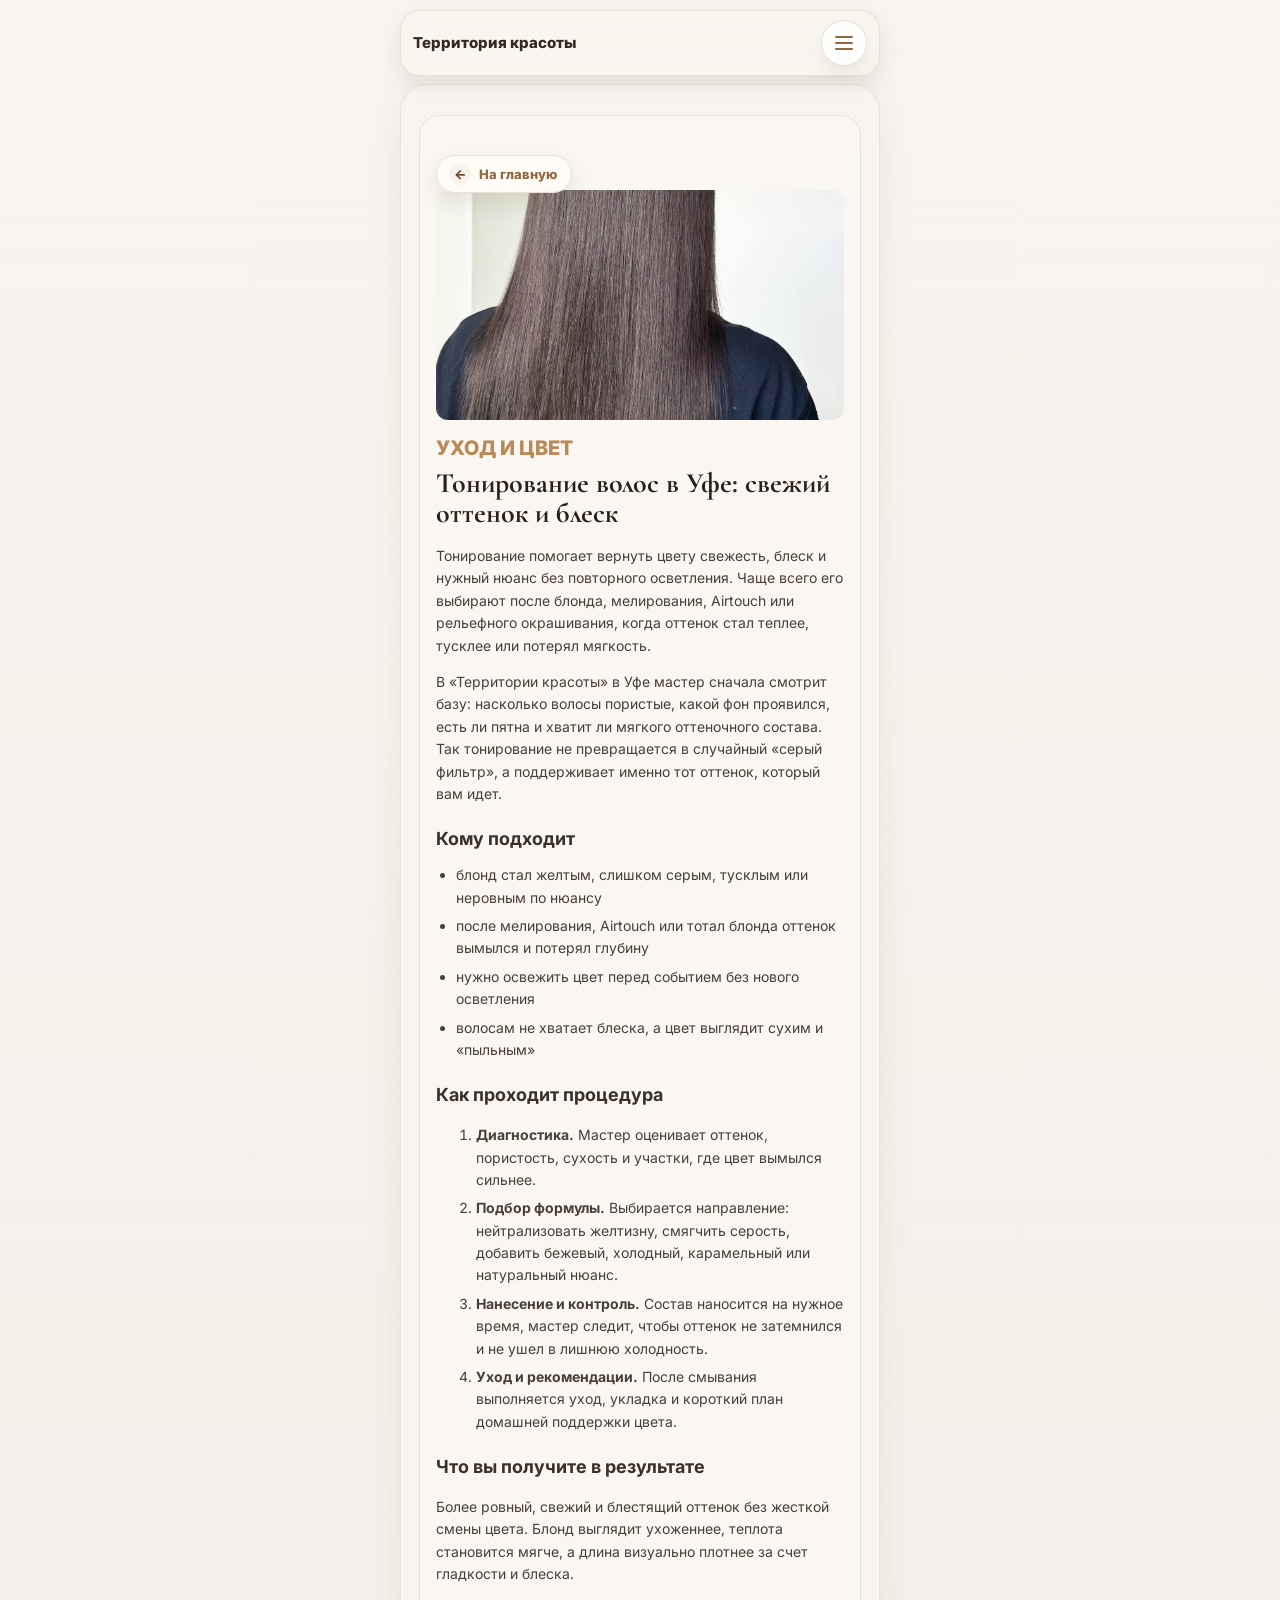
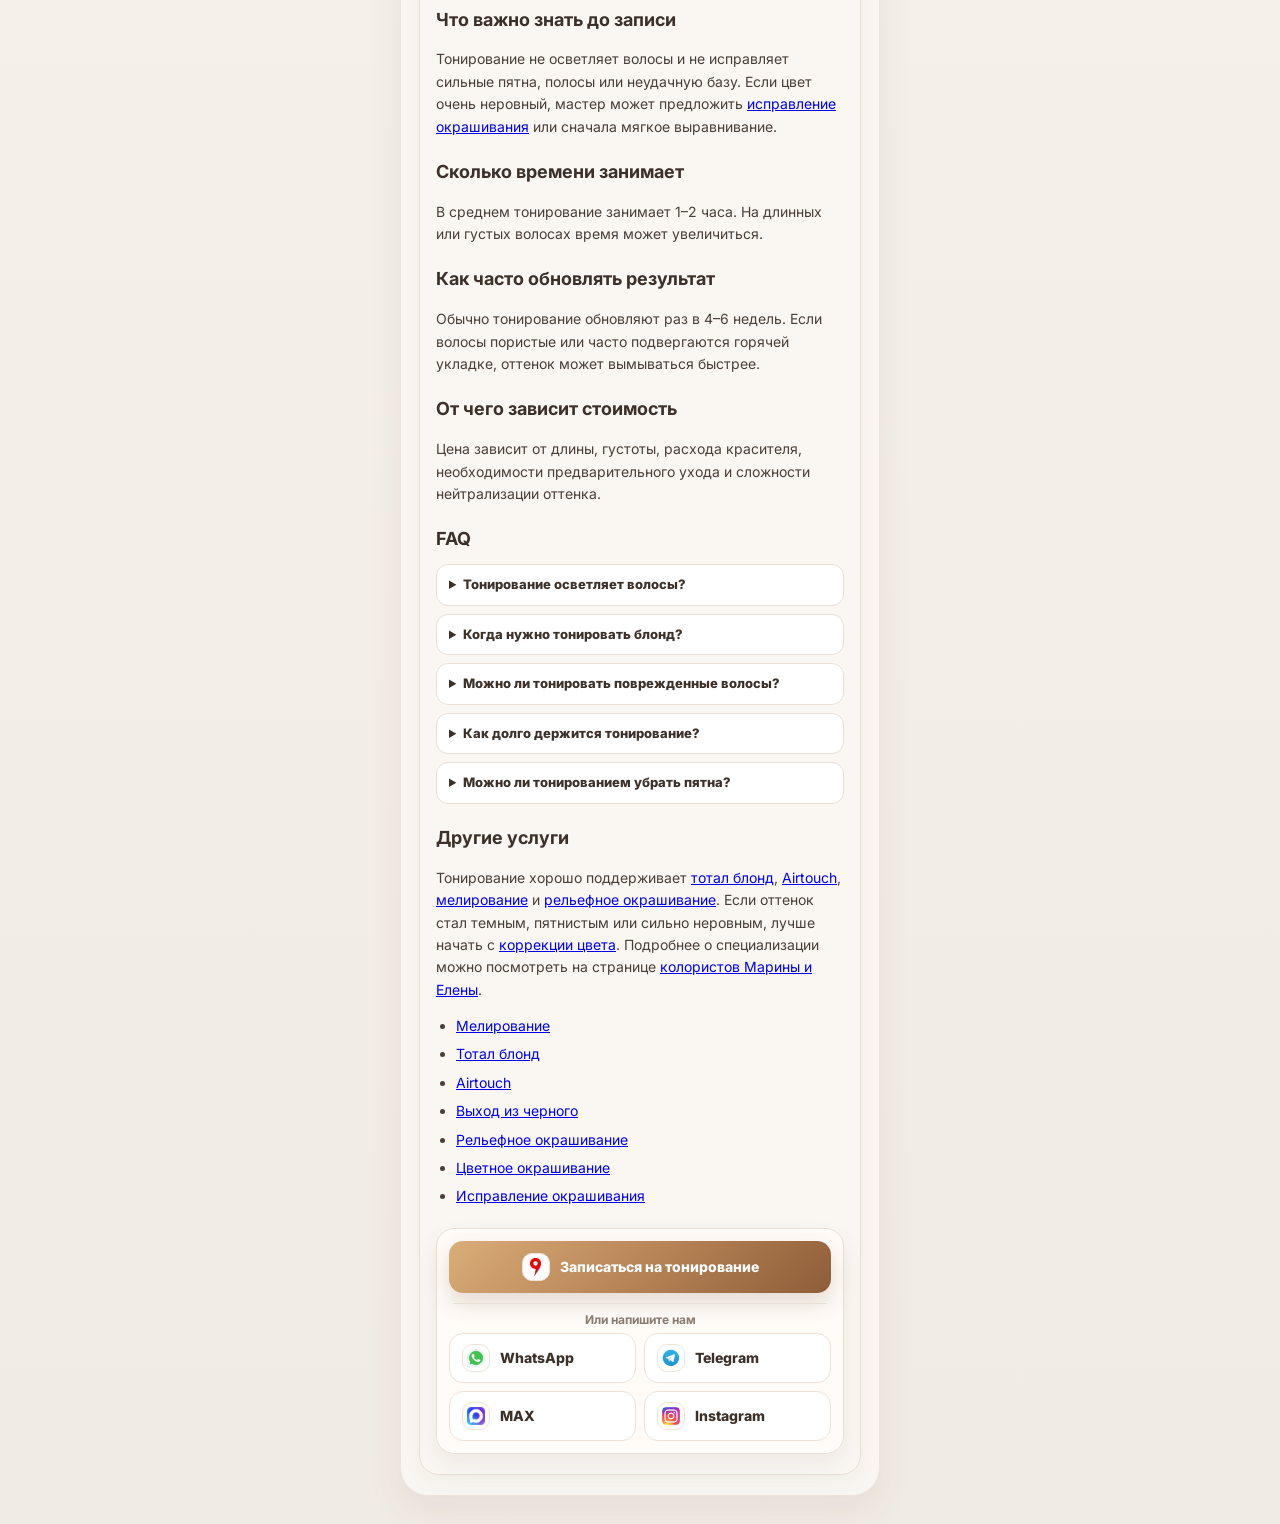
<file: services/tonirovanie/index.html>
﻿<!DOCTYPE html>
<html lang="ru">
<head>
  <meta charset="UTF-8" />
  <meta name="viewport" content="width=device-width, initial-scale=1.0" />
  <title>Тонирование волос в Уфе: свежий оттенок, блеск и уход | Территория красоты</title>
  <meta name="description" content="Тонирование волос в Уфе для обновления блонда, нейтрализации теплого оттенка и блеска. Диагностика базы, мягкая формула и рекомендации по уходу." />
  <link rel="canonical" href="https://bestcolorufa.ru/services/tonirovanie/index.html" />
  <meta property="og:title" content="Тонирование волос в Уфе: свежий оттенок, блеск и уход | Территория красоты" />
  <meta property="og:description" content="Обновление блонда, нейтрализация теплого оттенка и мягкий блеск с диагностикой базы." />
  <meta property="og:type" content="website" />
  <meta property="og:url" content="https://bestcolorufa.ru/services/tonirovanie/index.html" />
  <meta property="og:image" content="https://bestcolorufa.ru/assets/services/tonirovanie/images/cover.png" />
  <meta name="twitter:card" content="summary_large_image" />
  <meta name="twitter:title" content="Тонирование волос в Уфе: свежий оттенок, блеск и уход | Территория красоты" />
  <meta name="twitter:description" content="Обновление блонда, нейтрализация теплого оттенка и мягкий блеск с диагностикой базы." />
  <meta name="twitter:image" content="https://bestcolorufa.ru/assets/services/tonirovanie/images/cover.png" />
  <link rel="preconnect" href="https://fonts.googleapis.com">
  <link rel="preconnect" href="https://fonts.gstatic.com" crossorigin>
  <link href="https://fonts.googleapis.com/css2?family=Inter:wght@400;500;600;700;800&family=Cormorant+Garamond:wght@500;600;700&display=swap" rel="stylesheet">
  <link rel="icon" type="image/png" href="../../assets/img/common/logo-mark.png">
  <style>
    :root { --page: #f9f6f1; --text: #332823; --line: #eadfd4; --accent: #b98957; --accent-dark: #916840; --shadow: 0 14px 36px rgba(98, 72, 49, 0.08); }
    * { box-sizing: border-box; }
    body { margin: 0; font-family: Inter, sans-serif; background: linear-gradient(180deg, #f8f4ef 0%, #f1ebe5 100%); color: var(--text); }
    img { display: block; max-width: 100%; }
    .shell { width: min(100%, 500px); margin: 0 auto; padding: 10px 10px 28px; }
    .phone { background: var(--page); border: 1px solid #eee4da; border-radius: 28px; box-shadow: var(--shadow); overflow: hidden; min-height: calc(100vh - 20px); }
    .section { padding: 30px 18px 20px; }
    .contacts-card { background: #faf7f2; border: 1px solid var(--line); border-radius: 20px; padding: 20px 16px; box-shadow: 0 8px 18px rgba(135, 104, 76, 0.05); }
    .eyebrow { display: block; color: var(--accent); text-transform: uppercase; font-weight: 800; font-size: 20px; }.service-content { font-size: 14px; color: #4a3e37; line-height: 1.6; }
    .service-content h2 { font-size: 18px; color: #3c3029; margin: 20px 0 10px; }
    .service-content ul { padding-left: 20px; margin: 10px 0; }
    .service-content li { margin-bottom: 6px; }
    .hero-btn { min-height: 50px; border-radius: 999px; display: flex; align-items: center; justify-content: center; padding: 0 20px; color: #fff; background: linear-gradient(135deg, #d9ad78 0%, #b98658 48%, #8e5d38 100%); border: 1px solid rgba(255,244,230,0.45); text-decoration: none; font-size: 15px; font-weight: 600; box-shadow: 0 10px 24px rgba(58, 39, 25, 0.16); }
    @media (max-width: 480px) { .shell { padding: 0; } .phone { border-radius: 0; border-left: 0; border-right: 0; min-height: 100vh; } }


    .site-menu-toggle {
      display: none;
      width: 36px;
      height: 36px;
      border-radius: 50%;
      border: 1px solid rgba(234, 223, 212, 0.96);
      background: #fff;
      color: var(--accent-dark);
      place-items: center;
      box-shadow: 0 8px 18px rgba(58, 39, 25, 0.10);
      cursor: pointer;
    }

    .site-menu-toggle span,
    .site-menu-toggle span::before,
    .site-menu-toggle span::after {
      display: block;
      width: 18px;
      height: 2px;
      border-radius: 2px;
      background: currentColor;
      content: "";
      position: relative;
      transition: transform 0.2s ease, opacity 0.2s ease;
    }

    .site-menu-toggle span::before { position: absolute; top: -6px; }
    .site-menu-toggle span::after { position: absolute; top: 6px; }

    .site-menu-toggle[aria-expanded="true"] span { background: transparent; }
    .site-menu-toggle[aria-expanded="true"] span::before { transform: translateY(6px) rotate(45deg); background: var(--accent-dark); }
    .site-menu-toggle[aria-expanded="true"] span::after { transform: translateY(-6px) rotate(-45deg); background: var(--accent-dark); }

    .mobile-menu {
      position: fixed;
      inset: 0;
      z-index: 70;
      display: flex;
      align-items: flex-start;
      justify-content: center;
      padding: 82px 16px 18px;
      background: rgba(36, 28, 24, 0.42);
      backdrop-filter: blur(4px);
      opacity: 0;
      visibility: hidden;
      transition: opacity 0.22s ease, visibility 0.22s ease;
    }

    .mobile-menu.open {
      opacity: 1;
      visibility: visible;
    }

    .mobile-menu-card {
      width: min(100%, 430px);
      padding: 12px;
      border-radius: 18px;
      border: 1px solid #efe2d7;
      background: #fff;
      box-shadow: 0 20px 44px rgba(56, 41, 31, 0.18);
      transform: translateY(-12px);
      transition: transform 0.22s ease;
    }

    .mobile-menu.open .mobile-menu-card { transform: translateY(0); }

    .mobile-menu-card a {
      display: flex;
      align-items: center;
      min-height: 42px;
      padding: 10px 12px;
      border-radius: 12px;
      color: #3d3029;
      text-decoration: none;
      font-size: 15px;
      font-weight: 700;
      transition: background 0.2s ease;
    }

    .mobile-menu-card a:hover { background: #f8f2ec; }
    .mobile-menu-card a.is-booking {
      justify-content: center;
      margin-top: 6px;
      color: #fff;
      background: linear-gradient(135deg, #d9ad78 0%, #b98658 48%, #8e5d38 100%);
    }

    .booking-dropdown {
      position: fixed;
      z-index: 95;
      width: min(340px, calc(100vw - 24px));
      padding: 12px;
      border-radius: 18px;
      border: 1px solid rgba(234, 223, 212, 0.96);
      background: rgba(255, 252, 248, 0.98);
      box-shadow: 0 22px 48px rgba(56, 41, 31, 0.20);
      backdrop-filter: blur(14px);
      opacity: 0;
      visibility: hidden;
      pointer-events: none;
      transform: translateY(-8px) scale(0.98);
      transition: opacity 0.18s ease, visibility 0.18s ease, transform 0.18s ease;
    }

    .booking-dropdown.open {
      opacity: 1;
      visibility: visible;
      pointer-events: auto;
      transform: translateY(0) scale(1);
    }

    .booking-primary,
    .booking-option {
      display: flex;
      align-items: center;
      gap: 10px;
      min-height: 46px;
      padding: 10px 12px;
      border-radius: 14px;
      color: #3d3029;
      text-decoration: none;
      font-size: 14px;
      font-weight: 800;
      transition: background 0.18s ease, transform 0.18s ease;
    }

    .booking-primary {
      min-height: 52px;
      color: #fff;
      background: linear-gradient(135deg, #d9ad78 0%, #b98658 48%, #8e5d38 100%);
      box-shadow: 0 10px 22px rgba(105, 71, 43, 0.18);
    }

    .booking-primary:hover,
    .booking-option:hover {
      transform: translateY(-1px);
    }

    .booking-option:hover { background: #f8f2ec; }

    .booking-icon {
      width: 28px;
      height: 28px;
      flex-shrink: 0;
      display: grid;
      place-items: center;
      border-radius: 10px;
      background: #fff;
      border: 1px solid #efe2d7;
    }

    .booking-icon img {
      width: 18px;
      height: 18px;
      object-fit: contain;
    }

    .booking-primary .booking-icon {
      border-color: rgba(255,255,255,0.44);
      background: rgba(255,255,255,0.18);
    }

    .booking-divider {
      height: 1px;
      margin: 10px 4px 8px;
      background: #eadfd4;
    }

    .booking-caption {
      margin: 0 4px 6px;
      color: #8a7b71;
      font-size: 12px;
      font-weight: 700;
    }

    .site-book,
    .sticky-cta button,
    .mobile-menu-card button,
    button.hero-btn {
      font-family: inherit;
      cursor: pointer;
    }

    button.site-book,
    .sticky-cta button,
    .mobile-menu-card button,
    button.hero-btn {
      border: 0;
    }

    .mobile-menu-card button {
      width: 100%;
      display: flex;
      align-items: center;
      min-height: 42px;
      padding: 10px 12px;
      border-radius: 12px;
      color: #3d3029;
      background: transparent;
      text-align: left;
      font-size: 15px;
      font-weight: 700;
      transition: background 0.2s ease;
    }

    .mobile-menu-card button:hover { background: #f8f2ec; }
    .mobile-menu-card button.is-booking {
      justify-content: center;
      margin-top: 6px;
      color: #fff;
      background: linear-gradient(135deg, #d9ad78 0%, #b98658 48%, #8e5d38 100%);
    }

    @media (max-width: 480px) {
      .booking-dropdown {
        width: auto;
        left: 12px !important;
        right: 12px !important;
        bottom: 78px !important;
        top: auto !important;
        border-radius: 20px;
        padding: 12px;
        transform: translateY(12px) scale(0.98);
      }
      .booking-dropdown.open { transform: translateY(0) scale(1); }
      .booking-primary,
      .booking-option { min-height: 48px; font-size: 15px; }
    }
    .site-header {
      position: sticky;
      top: 0;
      z-index: 45;
      display: grid;
      grid-template-columns: auto minmax(0, 1fr) auto;
      align-items: center;
      gap: 10px;
      margin-bottom: 8px;
      padding: 9px 12px;
      border: 1px solid rgba(234, 223, 212, 0.92);
      border-radius: 20px;
      background: rgba(249, 246, 241, 0.94);
      box-shadow: 0 10px 24px rgba(64, 46, 32, 0.10);
      backdrop-filter: blur(12px);
    }

    .site-brand {
      display: inline-flex;
      align-items: center;
      gap: 8px;
      min-width: 0;
      color: #342821;
      text-decoration: none;
      font-weight: 800;
      line-height: 1.05;
    }

    .site-brand img {
      width: 32px;
      height: 32px;
      object-fit: contain;
      flex-shrink: 0;
    }

    .site-brand span {
      max-width: 118px;
      font-size: 13px;
    }

    .site-nav {
      display: flex;
      justify-content: center;
      gap: 4px;
      min-width: 0;
      overflow-x: auto;
      scrollbar-width: none;
    }

    .site-nav::-webkit-scrollbar { display: none; }

    .site-nav a {
      flex: 0 0 auto;
      padding: 7px 9px;
      border-radius: 999px;
      color: #594942;
      text-decoration: none;
      font-size: 12px;
      font-weight: 700;
      white-space: nowrap;
      transition: background 0.2s ease, color 0.2s ease;
    }

    .site-nav a:hover {
      color: #3d2c23;
      background: #f1ebd8;
    }

    .site-book {
      display: inline-flex;
      align-items: center;
      justify-content: center;
      min-height: 36px;
      padding: 0 12px;
      border-radius: 999px;
      color: #fff;
      background: linear-gradient(135deg, #d9ad78 0%, #b98658 48%, #8e5d38 100%);
      border: 1px solid rgba(255,244,230,0.45);
      box-shadow: 0 8px 18px rgba(58, 39, 25, 0.14);
      text-decoration: none;
      font-size: 12px;
      font-weight: 800;
      white-space: nowrap;
    }

    .section,
    .hero,
    #about,
    #works,
    #testimonials,
    #contacts,
    #reviews {
      scroll-margin-top: 96px;
    }

    /* Sticky header: mobile layout */
    @media (max-width: 480px) {
  
    .site-menu-toggle {
      display: none;
      width: 36px;
      height: 36px;
      border-radius: 50%;
      border: 1px solid rgba(234, 223, 212, 0.96);
      background: #fff;
      color: var(--accent-dark);
      place-items: center;
      box-shadow: 0 8px 18px rgba(58, 39, 25, 0.10);
      cursor: pointer;
    }

    .site-menu-toggle span,
    .site-menu-toggle span::before,
    .site-menu-toggle span::after {
      display: block;
      width: 18px;
      height: 2px;
      border-radius: 2px;
      background: currentColor;
      content: "";
      position: relative;
      transition: transform 0.2s ease, opacity 0.2s ease;
    }

    .site-menu-toggle span::before { position: absolute; top: -6px; }
    .site-menu-toggle span::after { position: absolute; top: 6px; }

    .site-menu-toggle[aria-expanded="true"] span { background: transparent; }
    .site-menu-toggle[aria-expanded="true"] span::before { transform: translateY(6px) rotate(45deg); background: var(--accent-dark); }
    .site-menu-toggle[aria-expanded="true"] span::after { transform: translateY(-6px) rotate(-45deg); background: var(--accent-dark); }

    .mobile-menu {
      position: fixed;
      inset: 0;
      z-index: 70;
      display: flex;
      align-items: flex-start;
      justify-content: center;
      padding: 82px 16px 18px;
      background: rgba(36, 28, 24, 0.42);
      backdrop-filter: blur(4px);
      opacity: 0;
      visibility: hidden;
      transition: opacity 0.22s ease, visibility 0.22s ease;
    }

    .mobile-menu.open {
      opacity: 1;
      visibility: visible;
    }

    .mobile-menu-card {
      width: min(100%, 430px);
      padding: 12px;
      border-radius: 18px;
      border: 1px solid #efe2d7;
      background: #fff;
      box-shadow: 0 20px 44px rgba(56, 41, 31, 0.18);
      transform: translateY(-12px);
      transition: transform 0.22s ease;
    }

    .mobile-menu.open .mobile-menu-card { transform: translateY(0); }

    .mobile-menu-card a {
      display: flex;
      align-items: center;
      min-height: 42px;
      padding: 10px 12px;
      border-radius: 12px;
      color: #3d3029;
      text-decoration: none;
      font-size: 15px;
      font-weight: 700;
      transition: background 0.2s ease;
    }

    .mobile-menu-card a:hover { background: #f8f2ec; }
    .mobile-menu-card a.is-booking {
      justify-content: center;
      margin-top: 6px;
      color: #fff;
      background: linear-gradient(135deg, #d9ad78 0%, #b98658 48%, #8e5d38 100%);
    }

    .booking-dropdown {
      position: fixed;
      z-index: 95;
      width: min(340px, calc(100vw - 24px));
      padding: 12px;
      border-radius: 18px;
      border: 1px solid rgba(234, 223, 212, 0.96);
      background: rgba(255, 252, 248, 0.98);
      box-shadow: 0 22px 48px rgba(56, 41, 31, 0.20);
      backdrop-filter: blur(14px);
      opacity: 0;
      visibility: hidden;
      pointer-events: none;
      transform: translateY(-8px) scale(0.98);
      transition: opacity 0.18s ease, visibility 0.18s ease, transform 0.18s ease;
    }

    .booking-dropdown.open {
      opacity: 1;
      visibility: visible;
      pointer-events: auto;
      transform: translateY(0) scale(1);
    }

    .booking-primary,
    .booking-option {
      display: flex;
      align-items: center;
      gap: 10px;
      min-height: 46px;
      padding: 10px 12px;
      border-radius: 14px;
      color: #3d3029;
      text-decoration: none;
      font-size: 14px;
      font-weight: 800;
      transition: background 0.18s ease, transform 0.18s ease;
    }

    .booking-primary {
      min-height: 52px;
      color: #fff;
      background: linear-gradient(135deg, #d9ad78 0%, #b98658 48%, #8e5d38 100%);
      box-shadow: 0 10px 22px rgba(105, 71, 43, 0.18);
    }

    .booking-primary:hover,
    .booking-option:hover {
      transform: translateY(-1px);
    }

    .booking-option:hover { background: #f8f2ec; }

    .booking-icon {
      width: 28px;
      height: 28px;
      flex-shrink: 0;
      display: grid;
      place-items: center;
      border-radius: 10px;
      background: #fff;
      border: 1px solid #efe2d7;
    }

    .booking-icon img {
      width: 18px;
      height: 18px;
      object-fit: contain;
    }

    .booking-primary .booking-icon {
      border-color: rgba(255,255,255,0.44);
      background: rgba(255,255,255,0.18);
    }

    .booking-divider {
      height: 1px;
      margin: 10px 4px 8px;
      background: #eadfd4;
    }

    .booking-caption {
      margin: 0 4px 6px;
      color: #8a7b71;
      font-size: 12px;
      font-weight: 700;
    }

    .site-book,
    .sticky-cta button,
    .mobile-menu-card button,
    button.hero-btn {
      font-family: inherit;
      cursor: pointer;
    }

    button.site-book,
    .sticky-cta button,
    .mobile-menu-card button,
    button.hero-btn {
      border: 0;
    }

    .mobile-menu-card button {
      width: 100%;
      display: flex;
      align-items: center;
      min-height: 42px;
      padding: 10px 12px;
      border-radius: 12px;
      color: #3d3029;
      background: transparent;
      text-align: left;
      font-size: 15px;
      font-weight: 700;
      transition: background 0.2s ease;
    }

    .mobile-menu-card button:hover { background: #f8f2ec; }
    .mobile-menu-card button.is-booking {
      justify-content: center;
      margin-top: 6px;
      color: #fff;
      background: linear-gradient(135deg, #d9ad78 0%, #b98658 48%, #8e5d38 100%);
    }

    @media (max-width: 480px) {
      .booking-dropdown {
        width: auto;
        left: 12px !important;
        right: 12px !important;
        bottom: 78px !important;
        top: auto !important;
        border-radius: 20px;
        padding: 12px;
        transform: translateY(12px) scale(0.98);
      }
      .booking-dropdown.open { transform: translateY(0) scale(1); }
      .booking-primary,
      .booking-option { min-height: 48px; font-size: 15px; }
    }
    .site-header {
        grid-template-columns: minmax(0, 1fr) auto auto;
        gap: 8px;
        margin-bottom: 0;
        padding: 8px 10px;
        border-left: 0;
        border-right: 0;
        border-radius: 0;
      }
      .site-brand img {
        width: 28px;
        height: 28px;
      }
      .site-brand span {
        max-width: 142px;
        font-size: 12px;
      }
      .site-nav {
        grid-column: 1 / -1;
        justify-content: flex-start;
        gap: 3px;
        margin: 0 -2px;
        padding-bottom: 1px;
      }
      .site-nav a {
        padding: 6px 8px;
        font-size: 12px;
      }
      .site-book {
        min-height: 34px;
        padding: 0 10px;
        font-size: 12px;
      }
      .section,
      .hero,
      #about,
      #works,
      #testimonials,
      #contacts,
      #reviews {
        scroll-margin-top: 92px;
      }
    }

    @media (max-width: 480px) {
  
    .booking-dropdown {
      position: fixed;
      z-index: 95;
      width: min(340px, calc(100vw - 24px));
      padding: 12px;
      border-radius: 18px;
      border: 1px solid rgba(234, 223, 212, 0.96);
      background: rgba(255, 252, 248, 0.98);
      box-shadow: 0 22px 48px rgba(56, 41, 31, 0.20);
      backdrop-filter: blur(14px);
      opacity: 0;
      visibility: hidden;
      pointer-events: none;
      transform: translateY(-8px) scale(0.98);
      transition: opacity 0.18s ease, visibility 0.18s ease, transform 0.18s ease;
    }

    .booking-dropdown.open {
      opacity: 1;
      visibility: visible;
      pointer-events: auto;
      transform: translateY(0) scale(1);
    }

    .booking-primary,
    .booking-option {
      display: flex;
      align-items: center;
      gap: 10px;
      min-height: 46px;
      padding: 10px 12px;
      border-radius: 14px;
      color: #3d3029;
      text-decoration: none;
      font-size: 14px;
      font-weight: 800;
      transition: background 0.18s ease, transform 0.18s ease;
    }

    .booking-primary {
      min-height: 52px;
      color: #fff;
      background: linear-gradient(135deg, #d9ad78 0%, #b98658 48%, #8e5d38 100%);
      box-shadow: 0 10px 22px rgba(105, 71, 43, 0.18);
    }

    .booking-primary:hover,
    .booking-option:hover {
      transform: translateY(-1px);
    }

    .booking-option:hover { background: #f8f2ec; }

    .booking-icon {
      width: 28px;
      height: 28px;
      flex-shrink: 0;
      display: grid;
      place-items: center;
      border-radius: 10px;
      background: #fff;
      border: 1px solid #efe2d7;
    }

    .booking-icon img {
      width: 18px;
      height: 18px;
      object-fit: contain;
    }

    .booking-primary .booking-icon {
      border-color: rgba(255,255,255,0.44);
      background: rgba(255,255,255,0.18);
    }

    .booking-divider {
      height: 1px;
      margin: 10px 4px 8px;
      background: #eadfd4;
    }

    .booking-caption {
      margin: 0 4px 6px;
      color: #8a7b71;
      font-size: 12px;
      font-weight: 700;
    }

    .site-book,
    .sticky-cta button,
    .mobile-menu-card button,
    button.hero-btn {
      font-family: inherit;
      cursor: pointer;
    }

    button.site-book,
    .sticky-cta button,
    .mobile-menu-card button,
    button.hero-btn {
      border: 0;
    }

    .mobile-menu-card button {
      width: 100%;
      display: flex;
      align-items: center;
      min-height: 42px;
      padding: 10px 12px;
      border-radius: 12px;
      color: #3d3029;
      background: transparent;
      text-align: left;
      font-size: 15px;
      font-weight: 700;
      transition: background 0.2s ease;
    }

    .mobile-menu-card button:hover { background: #f8f2ec; }
    .mobile-menu-card button.is-booking {
      justify-content: center;
      margin-top: 6px;
      color: #fff;
      background: linear-gradient(135deg, #d9ad78 0%, #b98658 48%, #8e5d38 100%);
    }

    @media (max-width: 480px) {
      .booking-dropdown {
        width: auto;
        left: 12px !important;
        right: 12px !important;
        bottom: 78px !important;
        top: auto !important;
        border-radius: 20px;
        padding: 12px;
        transform: translateY(12px) scale(0.98);
      }
      .booking-dropdown.open { transform: translateY(0) scale(1); }
      .booking-primary,
      .booking-option { min-height: 48px; font-size: 15px; }
    }
    .site-header { grid-template-columns: minmax(0, 1fr) auto auto; }
      .site-nav { display: none; }
      .site-menu-toggle { display: grid; }
    }

    /* Booking dropdown: final rules */
    .booking-dropdown {
      position: fixed;
      z-index: 95;
      width: min(340px, calc(100vw - 24px));
      padding: 12px;
      border-radius: 18px;
      border: 1px solid rgba(234, 223, 212, 0.96);
      background: rgba(255, 252, 248, 0.98);
      box-shadow: 0 22px 48px rgba(56, 41, 31, 0.20);
      backdrop-filter: blur(14px);
      opacity: 0;
      visibility: hidden;
      pointer-events: none;
      transform: translateY(-8px) scale(0.98);
      transition: opacity 0.18s ease, visibility 0.18s ease, transform 0.18s ease;
    }

    .booking-dropdown.open {
      opacity: 1;
      visibility: visible;
      pointer-events: auto;
      transform: translateY(0) scale(1);
    }

    .booking-primary,
    .booking-option {
      display: flex;
      align-items: center;
      gap: 10px;
      min-height: 46px;
      padding: 10px 12px;
      border-radius: 14px;
      color: #3d3029;
      text-decoration: none;
      font-size: 14px;
      font-weight: 800;
      transition: background 0.18s ease, transform 0.18s ease;
    }

    .booking-primary {
      min-height: 52px;
      color: #fff;
      background: linear-gradient(135deg, #d9ad78 0%, #b98658 48%, #8e5d38 100%);
      box-shadow: 0 10px 22px rgba(105, 71, 43, 0.18);
    }

    .booking-primary:hover,
    .booking-option:hover { transform: translateY(-1px); }
    .booking-option:hover { background: #f8f2ec; }

    .booking-icon {
      width: 28px;
      height: 28px;
      flex-shrink: 0;
      display: grid;
      place-items: center;
      border-radius: 10px;
      background: #fff;
      border: 1px solid #efe2d7;
    }

    .booking-icon img {
      width: 18px;
      height: 18px;
      object-fit: contain;
    }

    .booking-primary .booking-icon {
      border-color: rgba(255,255,255,0.44);
      background: rgba(255,255,255,0.18);
    }

    .booking-divider {
      height: 1px;
      margin: 10px 4px 8px;
      background: #eadfd4;
    }

    .booking-caption {
      margin: 0 4px 6px;
      color: #8a7b71;
      font-size: 12px;
      font-weight: 700;
    }

    .site-book,
    .sticky-cta button,
    .mobile-menu-card button,
    button.hero-btn {
      font-family: inherit;
      cursor: pointer;
    }

    button.site-book,
    .sticky-cta button,
    .mobile-menu-card button,
    button.hero-btn { border: 0; }

    .mobile-menu-card button {
      width: 100%;
      display: flex;
      align-items: center;
      min-height: 42px;
      padding: 10px 12px;
      border-radius: 12px;
      color: #3d3029;
      background: transparent;
      text-align: left;
      font-size: 15px;
      font-weight: 700;
      transition: background 0.2s ease;
    }

    .mobile-menu-card button:hover { background: #f8f2ec; }
    .mobile-menu-card button.is-booking {
      justify-content: center;
      margin-top: 6px;
      color: #fff;
      background: linear-gradient(135deg, #d9ad78 0%, #b98658 48%, #8e5d38 100%);
    }

    @media (max-width: 480px) {
      .booking-dropdown {
        width: auto;
        left: 12px !important;
        right: 12px !important;
        bottom: 78px !important;
        top: auto !important;
        border-radius: 20px;
        padding: 12px;
        transform: translateY(12px) scale(0.98);
      }
      .booking-dropdown.open { transform: translateY(0) scale(1); }
      .booking-primary,
      .booking-option { min-height: 48px; font-size: 15px; }
    }

    /* Header final: brand + menu only */
    .site-header {
      grid-template-columns: minmax(0, 1fr) auto !important;
      align-items: center;
      min-height: 58px;
    }

    .site-brand img,
    .site-nav,
    .site-book {
      display: none !important;
    }

    .site-brand span {
      max-width: none !important;
      font-size: 15px !important;
      font-weight: 800;
    }

    .site-menu-toggle {
      display: grid !important;
      width: 46px;
      height: 46px;
      border-radius: 50%;
      background: rgba(255,255,255,0.86);
      border: 1px solid rgba(234, 223, 212, 0.96);
      box-shadow: 0 10px 18px rgba(64,46,32,0.08);
    }

    .service-page-booking {
      width: 100%;
      max-width: 100%;
    }

    @media (max-width: 480px) {
      .site-header {
        min-height: 54px;
        padding: 8px 12px !important;
      }
      .site-brand span { font-size: 14px !important; }
      .site-menu-toggle {
        width: 44px;
        height: 44px;
      }
    }

    .service-booking-card {
      margin-top: 20px;
      padding: 12px;
      border-radius: 18px;
      background: rgba(255, 252, 248, 0.92);
      border: 1px solid #eadfd4;
      box-shadow: 0 10px 24px rgba(64, 46, 32, 0.07);
    }

    .service-booking-card .booking-primary {
      justify-content: center;
      text-align: center;
    }

    .service-booking-card .booking-primary .booking-icon {
      background: #fff;
      border-color: #efe2d7;
    }

    .service-booking-card .booking-caption {
      text-align: center;
    }

    .service-messenger-grid {
      display: grid;
      grid-template-columns: 1fr 1fr;
      gap: 8px;
    }

    .service-messenger-grid .booking-option {
      min-height: 46px;
      background: #fff;
      border: 1px solid #efe2d7;
    }

    @media (max-width: 360px) {
      .service-messenger-grid { grid-template-columns: 1fr; }
    }

    .back-btn {
      position: sticky;
      top: 70px;
      z-index: 30;
      width: max-content;
      max-width: 100%;
      min-height: 38px;
      padding: 0 14px 0 12px;
      border-radius: 999px;
      background: rgba(255, 252, 248, 0.94);
      border: 1px solid #eadfd4;
      box-shadow: 0 10px 22px rgba(64, 46, 32, 0.10);
      backdrop-filter: blur(10px);
      display: inline-flex;
      align-items: center;
      gap: 8px;
      color: var(--accent-dark);
      text-decoration: none;
      font-weight: 800;
      font-size: 13px;
      margin-bottom: 16px;
    }

    .back-btn::before {
      content: "←";
      display: grid;
      place-items: center;
      width: 22px;
      height: 22px;
      border-radius: 50%;
      background: #f8f2ec;
      color: #6b4728;
      font-weight: 800;
    }

    .back-btn:hover { background: #fff; }

    @media (max-width: 480px) {
      .back-btn {
        top: 62px;
        min-height: 36px;
        font-size: 12px;
      }
    }
  
    /* Booking modal final behavior */
    body.booking-open { overflow: hidden; }
    body.booking-open::before {
      content: "";
      position: fixed;
      inset: 0;
      z-index: 90;
      background: rgba(36, 28, 24, 0.42);
      backdrop-filter: blur(3px);
    }
    .booking-dropdown {
      left: 50% !important;
      top: 50% !important;
      right: auto !important;
      bottom: auto !important;
      width: min(360px, calc(100vw - 32px)) !important;
      transform: translate(-50%, -46%) scale(0.98) !important;
    }
    .booking-dropdown.open {
      transform: translate(-50%, -50%) scale(1) !important;
    }
    @media (max-width: 480px) {
      .booking-dropdown {
        left: 50% !important;
        top: 50% !important;
        right: auto !important;
        bottom: auto !important;
        width: min(360px, calc(100vw - 24px)) !important;
      }
    }
  
    /* Compact service FAQ */
    .service-faq {
      display: grid;
      gap: 8px;
      margin: 10px 0 18px;
    }
    .service-faq details {
      border: 1px solid var(--line);
      border-radius: 12px;
      background: #fff;
      padding: 0 12px;
    }
    .service-faq summary {
      cursor: pointer;
      padding: 11px 0;
      color: #3c3029;
      font-size: 13px;
      font-weight: 800;
      line-height: 1.35;
    }
    .service-faq p {
      margin: 0;
      padding: 0 0 12px;
      color: #5f524a;
      font-size: 13px;
      line-height: 1.5;
    }
  </style>
  <script type="application/ld+json">
{
    "@context":  "https://schema.org",
    "@type":  "Service",
    "@id":  "https://bestcolorufa.ru/services/tonirovanie/index.html#service",
    "name":  "Тонирование волос в Уфе: свежий оттенок, блеск и уход",
    "description":  "Тонирование волос в Уфе для обновления блонда, нейтрализации теплого оттенка и блеска. Диагностика базы, мягкая формула и рекомендации по уходу.",
    "serviceType":  "Тонирование волос",
    "url":  "https://bestcolorufa.ru/services/tonirovanie/index.html",
    "image":  "https://bestcolorufa.ru/assets/services/tonirovanie/images/cover.png",
    "areaServed":  {
                       "@type":  "City",
                       "name":  "Уфа"
                   },
    "provider":  {
                     "@type":  "BeautySalon",
                     "@id":  "https://bestcolorufa.ru/#beauty-salon",
                     "name":  "Территория красоты",
                     "url":  "https://bestcolorufa.ru/",
                     "image":  "https://bestcolorufa.ru/assets/img/common/hero.png",
                     "telephone":  "+79174193565",
                     "priceRange":  "₽₽",
                     "address":  {
                                     "@type":  "PostalAddress",
                                     "streetAddress":  "Российская 159/1, офис 49",
                                     "addressLocality":  "Уфа",
                                     "addressCountry":  "RU"
                                 },
                     "openingHoursSpecification":  [
                                                       {
                                                           "@type":  "OpeningHoursSpecification",
                                                           "dayOfWeek":  [
                                                                             "Monday",
                                                                             "Tuesday",
                                                                             "Wednesday",
                                                                             "Thursday",
                                                                             "Friday",
                                                                             "Saturday",
                                                                             "Sunday"
                                                                         ],
                                                           "opens":  "09:00",
                                                           "closes":  "21:00"
                                                       }
                                                   ],
                     "sameAs":  [
                                    "https://instagram.com/mak.marina",
                                    "https://t.me/makmarinaa",
                                    "https://wa.me/79174193565",
                                    "https://yandex.com/maps/org/territoriya_krasoty/125972859834/"
                                ]
                 }
}
  </script>
  <script type="application/ld+json">
{
    "@context":  "https://schema.org",
    "@type":  "FAQPage",
    "mainEntity":  [
                       {
                           "@type":  "Question",
                           "name":  "Тонирование осветляет волосы?",
                           "acceptedAnswer":  {
                                                  "@type":  "Answer",
                                                  "text":  "Нет, тонирование не заменяет осветление. Оно корректирует уже существующую базу: убирает лишнюю теплоту, добавляет нюанс, глубину и блеск."
                                              }
                       },
                       {
                           "@type":  "Question",
                           "name":  "Когда нужно тонировать блонд?",
                           "acceptedAnswer":  {
                                                  "@type":  "Answer",
                                                  "text":  "Обычно оттенок обновляют раз в 4-6 недель или раньше, если блонд стал желтым, серым, тусклым или потерял мягкость."
                                              }
                       },
                       {
                           "@type":  "Question",
                           "name":  "Можно ли тонировать поврежденные волосы?",
                           "acceptedAnswer":  {
                                                  "@type":  "Answer",
                                                  "text":  "Чаще всего да, но мастер сначала оценивает пористость, ломкость и состояние длины. Иногда перед оттенком лучше сделать уход или выбрать более мягкую формулу."
                                              }
                       },
                       {
                           "@type":  "Question",
                           "name":  "Как долго держится тонирование?",
                           "acceptedAnswer":  {
                                                  "@type":  "Answer",
                                                  "text":  "Обычно 3-6 недель. Стойкость зависит от пористости волос, домашнего ухода, частоты мытья, горячих укладок и выбранного оттенка."
                                              }
                       },
                       {
                           "@type":  "Question",
                           "name":  "Можно ли тонированием убрать пятна?",
                           "acceptedAnswer":  {
                                                  "@type":  "Answer",
                                                  "text":  "Небольшую теплоту или тусклость можно скорректировать, но выраженные пятна и полосы чаще требуют исправления окрашивания."
                                              }
                       }
                   ]
}
  </script>
  <script type="application/ld+json">
{
  "@context": "https://schema.org",
  "@type": "BreadcrumbList",
  "itemListElement": [
    {
      "@type": "ListItem",
      "position": 1,
      "name": "Главная",
      "item": "https://bestcolorufa.ru/"
    },
    {
      "@type": "ListItem",
      "position": 2,
      "name": "Услуги",
      "item": "https://bestcolorufa.ru/#works"
    },
    {
      "@type": "ListItem",
      "position": 3,
      "name": "Тонирование волос",
      "item": "https://bestcolorufa.ru/services/tonirovanie/index.html"
    }
  ]
}
  </script>
</head>
<body>
  <div class="booking-dropdown" id="bookingDropdown" aria-hidden="true">
    <a class="booking-primary" href="https://yandex.ru/business/widget/request/company/125972859834" target="_blank" rel="noopener noreferrer">
      <span class="booking-icon"><img src="../../assets/img/icons/yandex.png" alt=""></span>
      <span>Консультация по тонированию</span>
    </a>
    <div class="booking-divider"></div>
    <div class="booking-caption">Или напишите нам</div>
    <a class="booking-option" href="https://wa.me/79174193565" target="_blank" rel="noopener noreferrer">
      <span class="booking-icon"><img src="../../assets/img/icons/whatsapp.png" alt=""></span>
      <span>WhatsApp</span>
    </a>
    <a class="booking-option" href="https://t.me/makmarinaa" target="_blank" rel="noopener noreferrer">
      <span class="booking-icon"><img src="../../assets/img/icons/telegram.png" alt=""></span>
      <span>Telegram</span>
    </a>
    <a class="booking-option" href="https://max.ru/u/f9LHodD0cOJKBI7ZMu0eePMwZi3eCOuLe-_6oA2tgidVwVsTL77JQi6zJzo" target="_blank" rel="noopener noreferrer">
      <span class="booking-icon"><img src="../../assets/img/icons/max.png" alt=""></span>
      <span>MAX</span>
    </a>
    <a class="booking-option" href="https://instagram.com/mak.marina" target="_blank" rel="noopener noreferrer">
      <span class="booking-icon"><img src="../../assets/img/icons/instagram.png" alt=""></span>
      <span>Instagram</span>
    </a>
  </div>

  <div class="mobile-menu" id="mobileMenu" aria-hidden="true">
    <div class="mobile-menu-card">
      <a href="../../index.html#about">О салоне</a>
      <a href="../../index.html#works">Услуги</a>
      <a href="../../index.html#testimonials">Отзывы</a>
      <a href="../../index.html#contacts">Как нас найти</a>
      <button class="is-booking" type="button" data-booking-toggle aria-expanded="false" aria-controls="bookingDropdown">Запись</button>
    </div>
  </div>

  <main class="shell">
    <header class="site-header" aria-label="Основная навигация">
      <a class="site-brand" href="../../index.html" aria-label="Территория красоты">
        <img src="../../assets/img/common/logo-mark.png" alt="Логотип Территория красоты">
        <span>Территория красоты</span>
      </a>
      <button class="site-menu-toggle" type="button" data-menu-toggle aria-label="Открыть меню" aria-expanded="false" aria-controls="mobileMenu"><span></span></button>
    </header>
    <div class="phone">
      <section class="section">
        <div class="contacts-card">
          <a href="../../index.html" class="back-btn">На главную</a>
          <img src="../../assets/services/tonirovanie/images/cover.png" alt="Тонирование волос в Уфе" style="width: 100%; border-radius: 12px; margin-bottom: 16px; object-fit: cover; aspect-ratio: 16/9;">
          <div class="eyebrow" style="text-align: left; margin:0 0 8px;">Уход и цвет</div>
          <h1 style="margin: 0 0 16px; font-family: 'Cormorant Garamond', serif; font-size: 28px; color: #2d2019; line-height: 1.1;">Тонирование волос в Уфе: свежий оттенок и блеск</h1>

          <div class="service-content">
            <p>Тонирование помогает вернуть цвету свежесть, блеск и нужный нюанс без повторного осветления. Чаще всего его выбирают после блонда, мелирования, Airtouch или рельефного окрашивания, когда оттенок стал теплее, тусклее или потерял мягкость.</p>
            <p>В «Территории красоты» в Уфе мастер сначала смотрит базу: насколько волосы пористые, какой фон проявился, есть ли пятна и хватит ли мягкого оттеночного состава. Так тонирование не превращается в случайный «серый фильтр», а поддерживает именно тот оттенок, который вам идет.</p>

            <h2>Кому подходит</h2>
            <ul>
              <li>блонд стал желтым, слишком серым, тусклым или неровным по нюансу</li>
              <li>после мелирования, Airtouch или тотал блонда оттенок вымылся и потерял глубину</li>
              <li>нужно освежить цвет перед событием без нового осветления</li>
              <li>волосам не хватает блеска, а цвет выглядит сухим и «пыльным»</li>
            </ul>

            <h2>Как проходит процедура</h2>
            <ol>
              <li><strong>Диагностика.</strong> Мастер оценивает оттенок, пористость, сухость и участки, где цвет вымылся сильнее.</li>
              <li><strong>Подбор формулы.</strong> Выбирается направление: нейтрализовать желтизну, смягчить серость, добавить бежевый, холодный, карамельный или натуральный нюанс.</li>
              <li><strong>Нанесение и контроль.</strong> Состав наносится на нужное время, мастер следит, чтобы оттенок не затемнился и не ушел в лишнюю холодность.</li>
              <li><strong>Уход и рекомендации.</strong> После смывания выполняется уход, укладка и короткий план домашней поддержки цвета.</li>
            </ol>

            <h2>Что вы получите в результате</h2>
            <p>Более ровный, свежий и блестящий оттенок без жесткой смены цвета. Блонд выглядит ухоженнее, теплота становится мягче, а длина визуально плотнее за счет гладкости и блеска.</p>

            <h2>Что важно знать до записи</h2>
            <p>Тонирование не осветляет волосы и не исправляет сильные пятна, полосы или неудачную базу. Если цвет очень неровный, мастер может предложить <a href="../correction/index.html">исправление окрашивания</a> или сначала мягкое выравнивание.</p>
            <!-- TODO: уточнить бренды тонирующих красителей и уходов, чтобы добавить их в текст без риска ошибки. -->

            <h2>Сколько времени занимает</h2>
            <p>В среднем тонирование занимает 1–2 часа. На длинных или густых волосах время может увеличиться.</p>

            <h2>Как часто обновлять результат</h2>
            <p>Обычно тонирование обновляют раз в 4–6 недель. Если волосы пористые или часто подвергаются горячей укладке, оттенок может вымываться быстрее.</p>

            <h2>От чего зависит стоимость</h2>
            <p>Цена зависит от длины, густоты, расхода красителя, необходимости предварительного ухода и сложности нейтрализации оттенка.</p>

            <h2>FAQ</h2>
            <div class="service-faq">
              <details>
                <summary>Тонирование осветляет волосы?</summary>
                <p>Нет, тонирование не заменяет осветление. Оно корректирует уже существующую базу: убирает лишнюю теплоту, добавляет нюанс, глубину и блеск.</p>
              </details>
              <details>
                <summary>Когда нужно тонировать блонд?</summary>
                <p>Обычно оттенок обновляют раз в 4-6 недель или раньше, если блонд стал желтым, серым, тусклым или потерял мягкость.</p>
              </details>
              <details>
                <summary>Можно ли тонировать поврежденные волосы?</summary>
                <p>Чаще всего да, но мастер сначала оценивает пористость, ломкость и состояние длины. Иногда перед оттенком лучше сделать уход или выбрать более мягкую формулу.</p>
              </details>
              <details>
                <summary>Как долго держится тонирование?</summary>
                <p>Обычно 3-6 недель. Стойкость зависит от пористости волос, домашнего ухода, частоты мытья, горячих укладок и выбранного оттенка.</p>
              </details>
              <details>
                <summary>Можно ли тонированием убрать пятна?</summary>
                <p>Небольшую теплоту или тусклость можно скорректировать, но выраженные пятна и полосы чаще требуют исправления окрашивания.</p>
              </details>
            </div>

            <h2>Другие услуги</h2>
            <p>Тонирование хорошо поддерживает <a href="../total-blond/index.html">тотал блонд</a>, <a href="../airtouch/index.html">Airtouch</a>, <a href="../melirovanie/index.html">мелирование</a> и <a href="../relief/index.html">рельефное окрашивание</a>. Если оттенок стал темным, пятнистым или сильно неровным, лучше начать с <a href="../correction/index.html">коррекции цвета</a>. Подробнее о специализации можно посмотреть на странице <a href="../../about/masters/index.html">колористов Марины и Елены</a>.</p>
            <ul>
              <li><a href="../melirovanie/index.html">Мелирование</a></li>
              <li><a href="../total-blond/index.html">Тотал блонд</a></li>
              <li><a href="../airtouch/index.html">Airtouch</a></li>
              <li><a href="../exit-black/index.html">Выход из черного</a></li>
              <li><a href="../relief/index.html">Рельефное окрашивание</a></li>
              <li><a href="../color/index.html">Цветное окрашивание</a></li>
              <li><a href="../correction/index.html">Исправление окрашивания</a></li>
            </ul>
          </div>          <div class="service-booking-card">
            <a class="booking-primary" href="https://yandex.ru/business/widget/request/company/125972859834" target="_blank" rel="noopener noreferrer">
              <span class="booking-icon"><img src="../../assets/img/icons/yandex.png" alt=""></span>
              <span>Записаться на тонирование</span>
            </a>
            <div class="booking-divider"></div>
            <div class="booking-caption">Или напишите нам</div>
            <div class="service-messenger-grid">
              <a class="booking-option" href="https://wa.me/79174193565" target="_blank" rel="noopener noreferrer">
                <span class="booking-icon"><img src="../../assets/img/icons/whatsapp.png" alt=""></span>
                <span>WhatsApp</span>
              </a>
              <a class="booking-option" href="https://t.me/makmarinaa" target="_blank" rel="noopener noreferrer">
                <span class="booking-icon"><img src="../../assets/img/icons/telegram.png" alt=""></span>
                <span>Telegram</span>
              </a>
              <a class="booking-option" href="https://max.ru/u/f9LHodD0cOJKBI7ZMu0eePMwZi3eCOuLe-_6oA2tgidVwVsTL77JQi6zJzo" target="_blank" rel="noopener noreferrer">
                <span class="booking-icon"><img src="../../assets/img/icons/max.png" alt=""></span>
                <span>MAX</span>
              </a>
              <a class="booking-option" href="https://instagram.com/mak.marina" target="_blank" rel="noopener noreferrer">
                <span class="booking-icon"><img src="../../assets/img/icons/instagram.png" alt=""></span>
                <span>Instagram</span>
              </a>
            </div>
          </div>
        </div>
      </section>
    </div>
  </main>
  <script>
    (() => {
      const menu = document.getElementById('mobileMenu');
      const toggles = document.querySelectorAll('[data-menu-toggle]');
      if (!menu || !toggles.length) return;

      const setMenuState = isOpen => {
        menu.classList.toggle('open', isOpen);
        menu.setAttribute('aria-hidden', String(!isOpen));
        document.body.classList.toggle('menu-open', isOpen);
        toggles.forEach(toggle => toggle.setAttribute('aria-expanded', String(isOpen)));
      };

      toggles.forEach(toggle => {
        toggle.addEventListener('click', () => setMenuState(!menu.classList.contains('open')));
      });

      menu.addEventListener('click', event => {
        if (event.target === menu || event.target.closest('a')) setMenuState(false);
      });

      document.addEventListener('keydown', event => {
        if (event.key === 'Escape' && menu.classList.contains('open')) setMenuState(false);
      });
    })();
  </script>
  <script>
    (() => {
      const dropdown = document.getElementById('bookingDropdown');
      const toggles = document.querySelectorAll('[data-booking-toggle]');
      if (!dropdown || !toggles.length) return;
      let activeToggle = null;

      const placeDropdown = toggle => {
        if (window.matchMedia('(max-width: 480px)').matches) {
          dropdown.style.left = '12px';
          dropdown.style.right = '12px';
          dropdown.style.top = 'auto';
          dropdown.style.bottom = document.querySelector('.sticky-cta') ? '78px' : '16px';
          return;
        }

        const rect = toggle.getBoundingClientRect();
        const width = Math.min(340, window.innerWidth - 24);
        let left = rect.right - width;
        left = Math.max(12, Math.min(left, window.innerWidth - width - 12));
        const top = Math.min(rect.bottom + 10, window.innerHeight - 12);
        dropdown.style.width = width + 'px';
        dropdown.style.left = left + 'px';
        dropdown.style.right = 'auto';
        dropdown.style.top = top + 'px';
        dropdown.style.bottom = 'auto';
      };

      const setBookingState = (isOpen, toggle = activeToggle) => {
        dropdown.classList.toggle('open', isOpen);
        dropdown.setAttribute('aria-hidden', String(!isOpen));
        document.body.classList.toggle('booking-open', isOpen);
        toggles.forEach(item => item.setAttribute('aria-expanded', String(isOpen && item === toggle)));
        activeToggle = isOpen ? toggle : null;
        if (isOpen && toggle) placeDropdown(toggle);
      };

      toggles.forEach(toggle => {
        toggle.addEventListener('click', event => {
          event.preventDefault();
          event.stopPropagation();
          const mobileMenu = document.getElementById('mobileMenu');
          if (mobileMenu && mobileMenu.contains(toggle)) {
            mobileMenu.classList.remove('open');
            mobileMenu.setAttribute('aria-hidden', 'true');
            document.querySelectorAll('[data-menu-toggle]').forEach(item => item.setAttribute('aria-expanded', 'false'));
          }
          setBookingState(!(dropdown.classList.contains('open') && activeToggle === toggle), toggle);
        });
      });

      dropdown.addEventListener('click', event => {
        if (event.target.closest('a')) setBookingState(false);
      });

      document.addEventListener('click', event => {
        if (!dropdown.classList.contains('open')) return;
        if (dropdown.contains(event.target) || event.target.closest('[data-booking-toggle]')) return;
        setBookingState(false);
      });

      document.addEventListener('keydown', event => {
        if (event.key === 'Escape' && dropdown.classList.contains('open')) setBookingState(false);
      });

      window.addEventListener('resize', () => {
        if (dropdown.classList.contains('open') && activeToggle) placeDropdown(activeToggle);
      });
    })();
  </script>
</body>
</html>
</file>
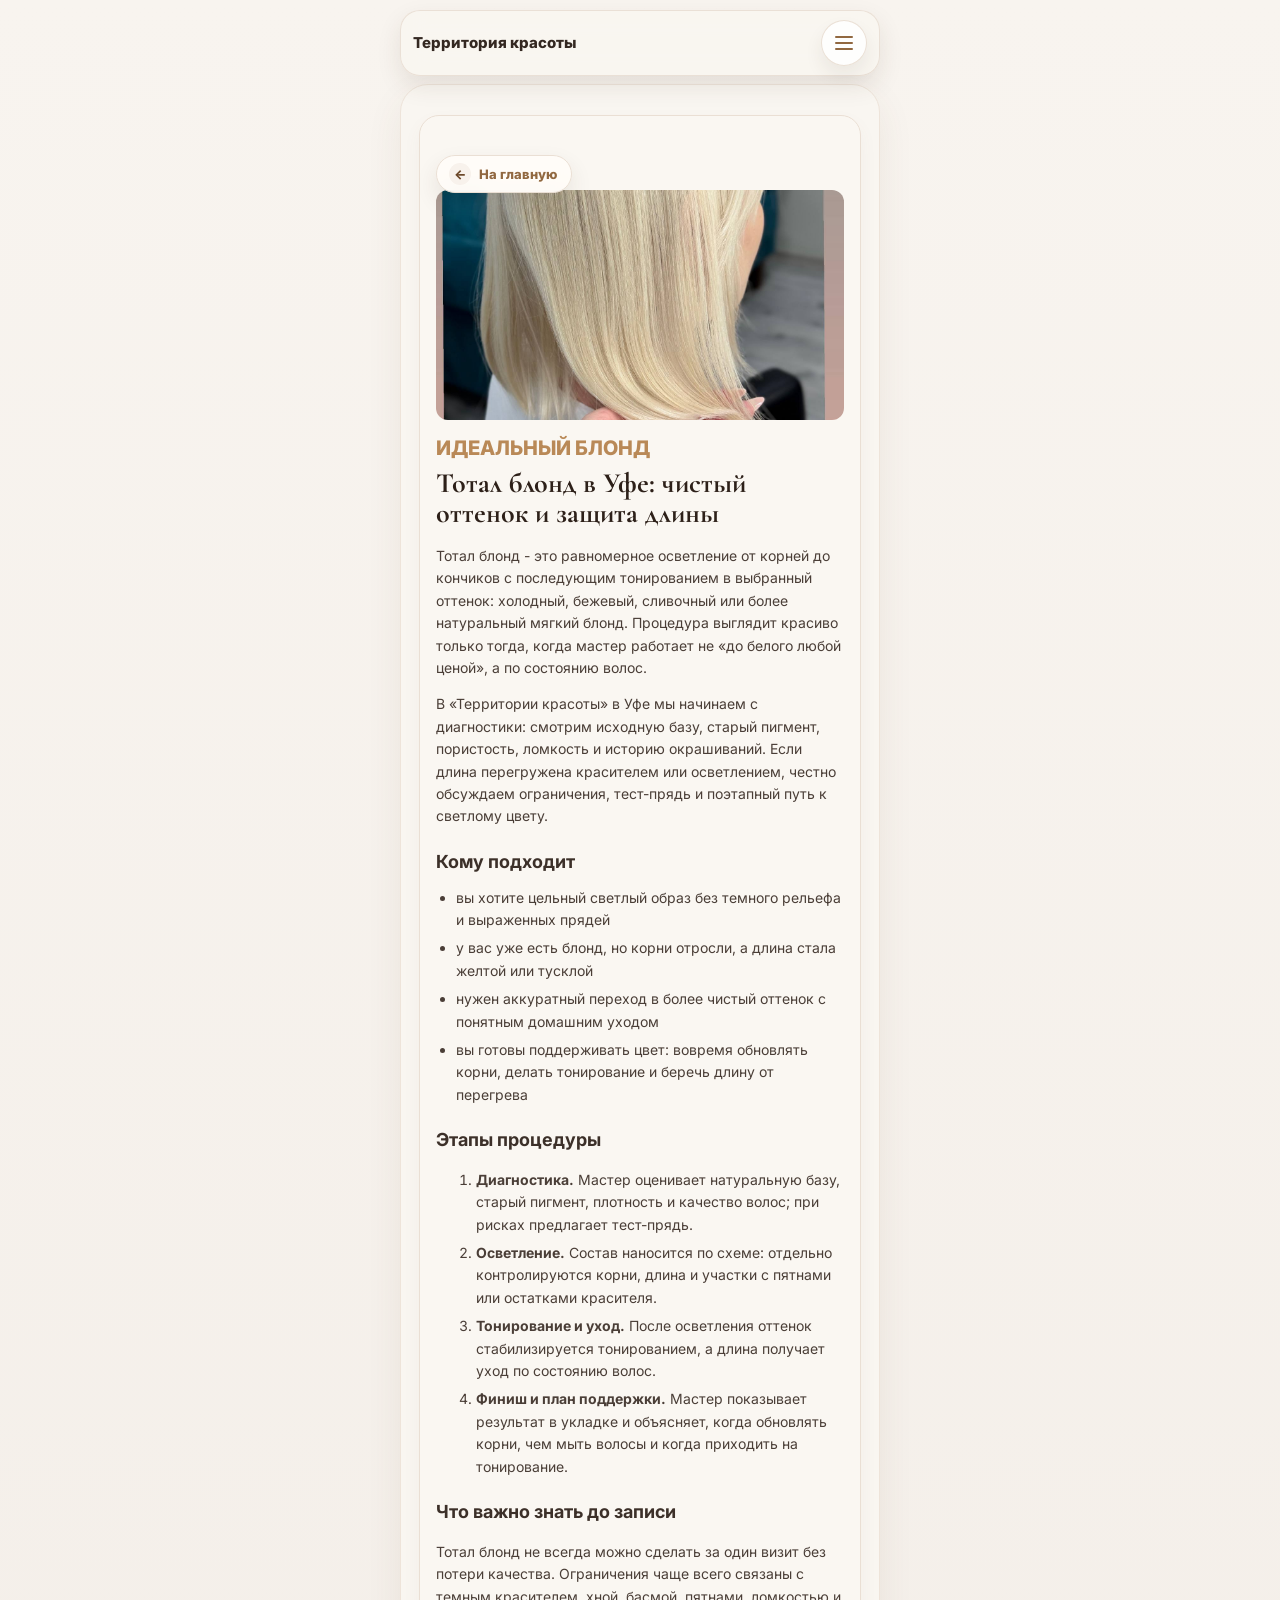
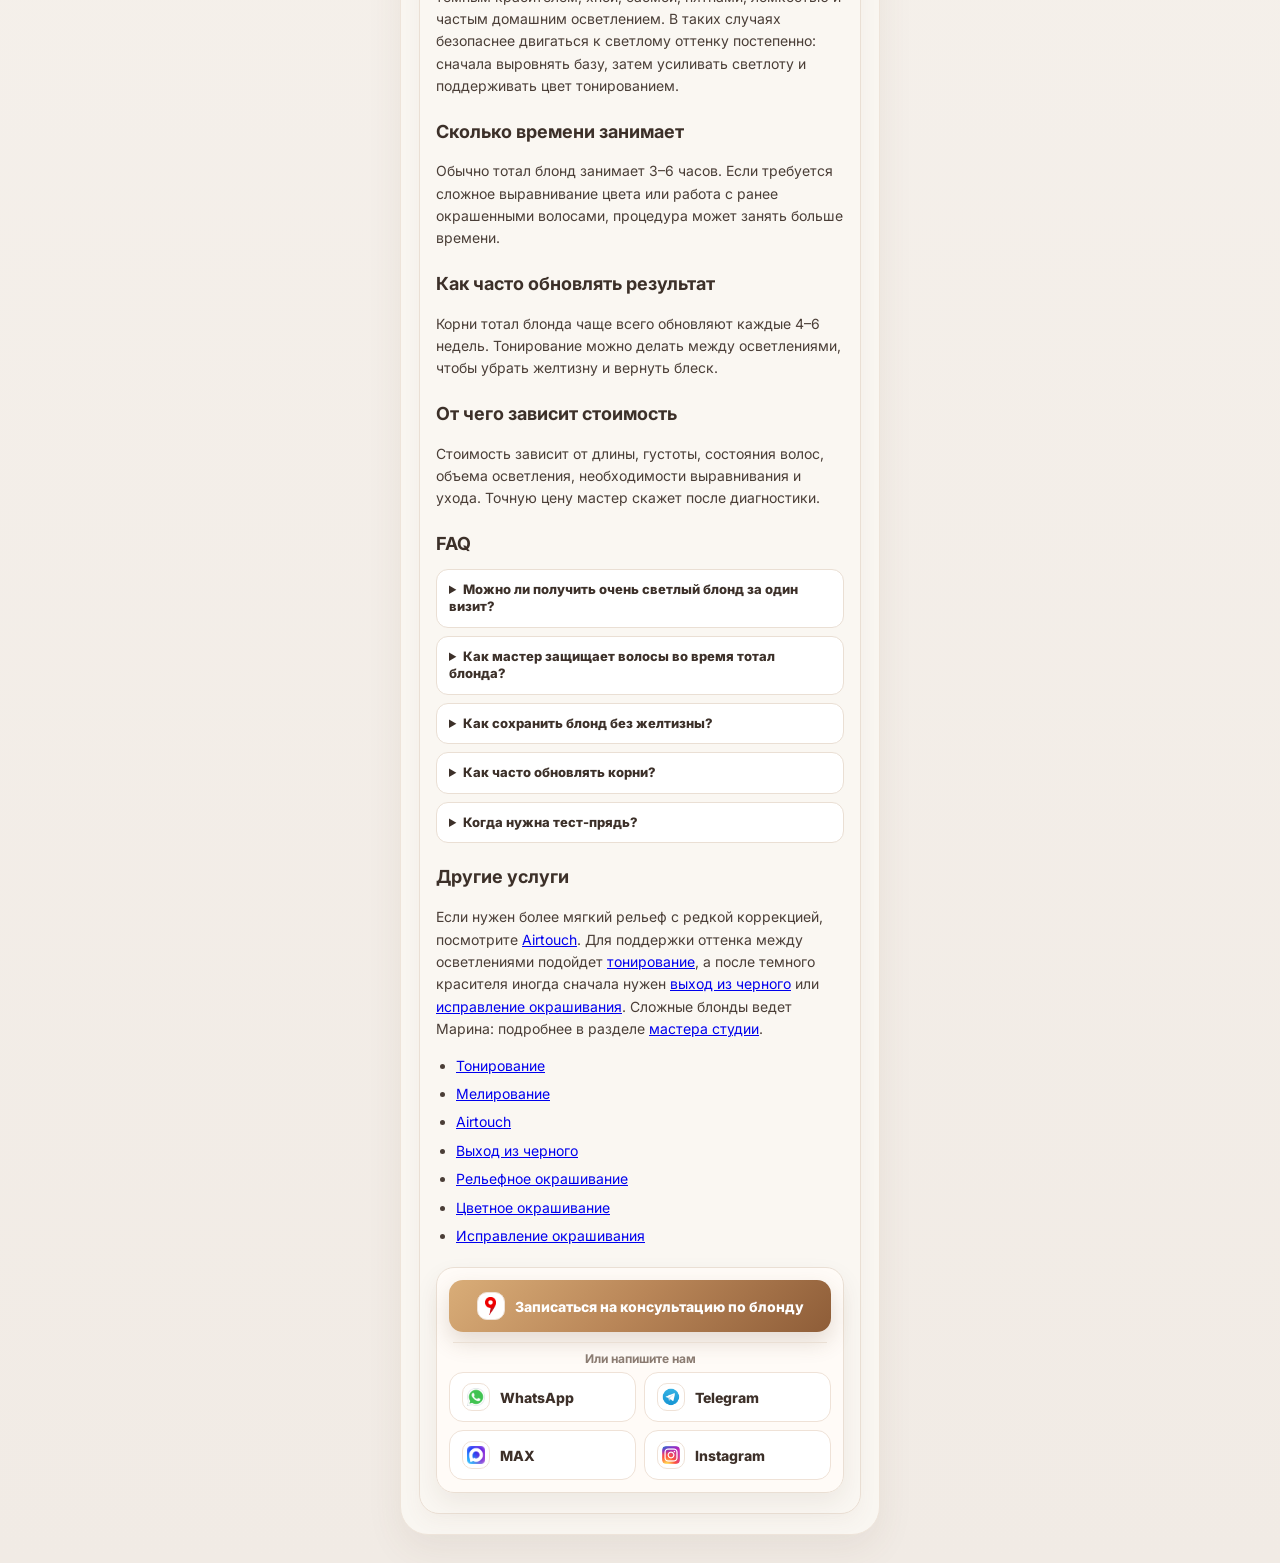
<file: services/total-blond/index.html>
﻿<!DOCTYPE html>
<html lang="ru">
<head>
  <meta charset="UTF-8" />
  <meta name="viewport" content="width=device-width, initial-scale=1.0" />
  <title>Тотал блонд в Уфе: чистый оттенок и бережное осветление | Территория красоты</title>
  <meta name="description" content="Тотал блонд в Уфе с диагностикой волос, защитой длины, тонированием и планом поддержки оттенка. Честно объясняем ограничения и сроки обновления." />
  <link rel="canonical" href="https://bestcolorufa.ru/services/total-blond/index.html" />
  <meta property="og:title" content="Тотал блонд в Уфе: чистый оттенок и бережное осветление | Территория красоты" />
  <meta property="og:description" content="Тотал блонд с диагностикой волос, защитой длины, тонированием и планом поддержки чистого оттенка." />
  <meta property="og:type" content="website" />
  <meta property="og:url" content="https://bestcolorufa.ru/services/total-blond/index.html" />
  <meta property="og:image" content="https://bestcolorufa.ru/assets/services/total-blond/images/cover.png" />
  <meta name="twitter:card" content="summary_large_image" />
  <meta name="twitter:title" content="Тотал блонд в Уфе: чистый оттенок и бережное осветление | Территория красоты" />
  <meta name="twitter:description" content="Тотал блонд с диагностикой волос, защитой длины, тонированием и планом поддержки чистого оттенка." />
  <meta name="twitter:image" content="https://bestcolorufa.ru/assets/services/total-blond/images/cover.png" />
  <link rel="preconnect" href="https://fonts.googleapis.com">
  <link rel="preconnect" href="https://fonts.gstatic.com" crossorigin>
  <link href="https://fonts.googleapis.com/css2?family=Inter:wght@400;500;600;700;800&family=Cormorant+Garamond:wght@500;600;700&display=swap" rel="stylesheet">
  <link rel="icon" type="image/png" href="../../assets/img/common/logo-mark.png">
  <style>
    :root { --page: #f9f6f1; --text: #332823; --line: #eadfd4; --accent: #b98957; --accent-dark: #916840; --shadow: 0 14px 36px rgba(98, 72, 49, 0.08); }
    * { box-sizing: border-box; }
    body { margin: 0; font-family: Inter, sans-serif; background: linear-gradient(180deg, #f8f4ef 0%, #f1ebe5 100%); color: var(--text); }
    img { display: block; max-width: 100%; }
    .shell { width: min(100%, 500px); margin: 0 auto; padding: 10px 10px 28px; }
    .phone { background: var(--page); border: 1px solid #eee4da; border-radius: 28px; box-shadow: var(--shadow); overflow: hidden; min-height: calc(100vh - 20px); }
    .section { padding: 30px 18px 20px; }
    .contacts-card { background: #faf7f2; border: 1px solid var(--line); border-radius: 20px; padding: 20px 16px; box-shadow: 0 8px 18px rgba(135, 104, 76, 0.05); }
    .eyebrow { display: block; color: var(--accent); text-transform: uppercase; font-weight: 800; font-size: 20px; }.service-content { font-size: 14px; color: #4a3e37; line-height: 1.6; }
    .service-content h2 { font-size: 18px; color: #3c3029; margin: 20px 0 10px; }
    .service-content ul { padding-left: 20px; margin: 10px 0; }
    .service-content li { margin-bottom: 6px; }
    .hero-btn { min-height: 50px; border-radius: 999px; display: flex; align-items: center; justify-content: center; padding: 0 20px; color: #fff; background: linear-gradient(135deg, #d9ad78 0%, #b98658 48%, #8e5d38 100%); border: 1px solid rgba(255,244,230,0.45); text-decoration: none; font-size: 15px; font-weight: 600; box-shadow: 0 10px 24px rgba(58, 39, 25, 0.16); }
    @media (max-width: 480px) { .shell { padding: 0; } .phone { border-radius: 0; border-left: 0; border-right: 0; min-height: 100vh; } }


    .site-menu-toggle {
      display: none;
      width: 36px;
      height: 36px;
      border-radius: 50%;
      border: 1px solid rgba(234, 223, 212, 0.96);
      background: #fff;
      color: var(--accent-dark);
      place-items: center;
      box-shadow: 0 8px 18px rgba(58, 39, 25, 0.10);
      cursor: pointer;
    }

    .site-menu-toggle span,
    .site-menu-toggle span::before,
    .site-menu-toggle span::after {
      display: block;
      width: 18px;
      height: 2px;
      border-radius: 2px;
      background: currentColor;
      content: "";
      position: relative;
      transition: transform 0.2s ease, opacity 0.2s ease;
    }

    .site-menu-toggle span::before { position: absolute; top: -6px; }
    .site-menu-toggle span::after { position: absolute; top: 6px; }

    .site-menu-toggle[aria-expanded="true"] span { background: transparent; }
    .site-menu-toggle[aria-expanded="true"] span::before { transform: translateY(6px) rotate(45deg); background: var(--accent-dark); }
    .site-menu-toggle[aria-expanded="true"] span::after { transform: translateY(-6px) rotate(-45deg); background: var(--accent-dark); }

    .mobile-menu {
      position: fixed;
      inset: 0;
      z-index: 70;
      display: flex;
      align-items: flex-start;
      justify-content: center;
      padding: 82px 16px 18px;
      background: rgba(36, 28, 24, 0.42);
      backdrop-filter: blur(4px);
      opacity: 0;
      visibility: hidden;
      transition: opacity 0.22s ease, visibility 0.22s ease;
    }

    .mobile-menu.open {
      opacity: 1;
      visibility: visible;
    }

    .mobile-menu-card {
      width: min(100%, 430px);
      padding: 12px;
      border-radius: 18px;
      border: 1px solid #efe2d7;
      background: #fff;
      box-shadow: 0 20px 44px rgba(56, 41, 31, 0.18);
      transform: translateY(-12px);
      transition: transform 0.22s ease;
    }

    .mobile-menu.open .mobile-menu-card { transform: translateY(0); }

    .mobile-menu-card a {
      display: flex;
      align-items: center;
      min-height: 42px;
      padding: 10px 12px;
      border-radius: 12px;
      color: #3d3029;
      text-decoration: none;
      font-size: 15px;
      font-weight: 700;
      transition: background 0.2s ease;
    }

    .mobile-menu-card a:hover { background: #f8f2ec; }
    .mobile-menu-card a.is-booking {
      justify-content: center;
      margin-top: 6px;
      color: #fff;
      background: linear-gradient(135deg, #d9ad78 0%, #b98658 48%, #8e5d38 100%);
    }

    .booking-dropdown {
      position: fixed;
      z-index: 95;
      width: min(340px, calc(100vw - 24px));
      padding: 12px;
      border-radius: 18px;
      border: 1px solid rgba(234, 223, 212, 0.96);
      background: rgba(255, 252, 248, 0.98);
      box-shadow: 0 22px 48px rgba(56, 41, 31, 0.20);
      backdrop-filter: blur(14px);
      opacity: 0;
      visibility: hidden;
      pointer-events: none;
      transform: translateY(-8px) scale(0.98);
      transition: opacity 0.18s ease, visibility 0.18s ease, transform 0.18s ease;
    }

    .booking-dropdown.open {
      opacity: 1;
      visibility: visible;
      pointer-events: auto;
      transform: translateY(0) scale(1);
    }

    .booking-primary,
    .booking-option {
      display: flex;
      align-items: center;
      gap: 10px;
      min-height: 46px;
      padding: 10px 12px;
      border-radius: 14px;
      color: #3d3029;
      text-decoration: none;
      font-size: 14px;
      font-weight: 800;
      transition: background 0.18s ease, transform 0.18s ease;
    }

    .booking-primary {
      min-height: 52px;
      color: #fff;
      background: linear-gradient(135deg, #d9ad78 0%, #b98658 48%, #8e5d38 100%);
      box-shadow: 0 10px 22px rgba(105, 71, 43, 0.18);
    }

    .booking-primary:hover,
    .booking-option:hover {
      transform: translateY(-1px);
    }

    .booking-option:hover { background: #f8f2ec; }

    .booking-icon {
      width: 28px;
      height: 28px;
      flex-shrink: 0;
      display: grid;
      place-items: center;
      border-radius: 10px;
      background: #fff;
      border: 1px solid #efe2d7;
    }

    .booking-icon img {
      width: 18px;
      height: 18px;
      object-fit: contain;
    }

    .booking-primary .booking-icon {
      border-color: rgba(255,255,255,0.44);
      background: rgba(255,255,255,0.18);
    }

    .booking-divider {
      height: 1px;
      margin: 10px 4px 8px;
      background: #eadfd4;
    }

    .booking-caption {
      margin: 0 4px 6px;
      color: #8a7b71;
      font-size: 12px;
      font-weight: 700;
    }

    .site-book,
    .sticky-cta button,
    .mobile-menu-card button,
    button.hero-btn {
      font-family: inherit;
      cursor: pointer;
    }

    button.site-book,
    .sticky-cta button,
    .mobile-menu-card button,
    button.hero-btn {
      border: 0;
    }

    .mobile-menu-card button {
      width: 100%;
      display: flex;
      align-items: center;
      min-height: 42px;
      padding: 10px 12px;
      border-radius: 12px;
      color: #3d3029;
      background: transparent;
      text-align: left;
      font-size: 15px;
      font-weight: 700;
      transition: background 0.2s ease;
    }

    .mobile-menu-card button:hover { background: #f8f2ec; }
    .mobile-menu-card button.is-booking {
      justify-content: center;
      margin-top: 6px;
      color: #fff;
      background: linear-gradient(135deg, #d9ad78 0%, #b98658 48%, #8e5d38 100%);
    }

    @media (max-width: 480px) {
      .booking-dropdown {
        width: auto;
        left: 12px !important;
        right: 12px !important;
        bottom: 78px !important;
        top: auto !important;
        border-radius: 20px;
        padding: 12px;
        transform: translateY(12px) scale(0.98);
      }
      .booking-dropdown.open { transform: translateY(0) scale(1); }
      .booking-primary,
      .booking-option { min-height: 48px; font-size: 15px; }
    }
    .site-header {
      position: sticky;
      top: 0;
      z-index: 45;
      display: grid;
      grid-template-columns: auto minmax(0, 1fr) auto;
      align-items: center;
      gap: 10px;
      margin-bottom: 8px;
      padding: 9px 12px;
      border: 1px solid rgba(234, 223, 212, 0.92);
      border-radius: 20px;
      background: rgba(249, 246, 241, 0.94);
      box-shadow: 0 10px 24px rgba(64, 46, 32, 0.10);
      backdrop-filter: blur(12px);
    }

    .site-brand {
      display: inline-flex;
      align-items: center;
      gap: 8px;
      min-width: 0;
      color: #342821;
      text-decoration: none;
      font-weight: 800;
      line-height: 1.05;
    }

    .site-brand img {
      width: 32px;
      height: 32px;
      object-fit: contain;
      flex-shrink: 0;
    }

    .site-brand span {
      max-width: 118px;
      font-size: 13px;
    }

    .site-nav {
      display: flex;
      justify-content: center;
      gap: 4px;
      min-width: 0;
      overflow-x: auto;
      scrollbar-width: none;
    }

    .site-nav::-webkit-scrollbar { display: none; }

    .site-nav a {
      flex: 0 0 auto;
      padding: 7px 9px;
      border-radius: 999px;
      color: #594942;
      text-decoration: none;
      font-size: 12px;
      font-weight: 700;
      white-space: nowrap;
      transition: background 0.2s ease, color 0.2s ease;
    }

    .site-nav a:hover {
      color: #3d2c23;
      background: #f1ebd8;
    }

    .site-book {
      display: inline-flex;
      align-items: center;
      justify-content: center;
      min-height: 36px;
      padding: 0 12px;
      border-radius: 999px;
      color: #fff;
      background: linear-gradient(135deg, #d9ad78 0%, #b98658 48%, #8e5d38 100%);
      border: 1px solid rgba(255,244,230,0.45);
      box-shadow: 0 8px 18px rgba(58, 39, 25, 0.14);
      text-decoration: none;
      font-size: 12px;
      font-weight: 800;
      white-space: nowrap;
    }

    .section,
    .hero,
    #about,
    #works,
    #testimonials,
    #contacts,
    #reviews {
      scroll-margin-top: 96px;
    }

    /* Sticky header: mobile layout */
    @media (max-width: 480px) {
  
    .site-menu-toggle {
      display: none;
      width: 36px;
      height: 36px;
      border-radius: 50%;
      border: 1px solid rgba(234, 223, 212, 0.96);
      background: #fff;
      color: var(--accent-dark);
      place-items: center;
      box-shadow: 0 8px 18px rgba(58, 39, 25, 0.10);
      cursor: pointer;
    }

    .site-menu-toggle span,
    .site-menu-toggle span::before,
    .site-menu-toggle span::after {
      display: block;
      width: 18px;
      height: 2px;
      border-radius: 2px;
      background: currentColor;
      content: "";
      position: relative;
      transition: transform 0.2s ease, opacity 0.2s ease;
    }

    .site-menu-toggle span::before { position: absolute; top: -6px; }
    .site-menu-toggle span::after { position: absolute; top: 6px; }

    .site-menu-toggle[aria-expanded="true"] span { background: transparent; }
    .site-menu-toggle[aria-expanded="true"] span::before { transform: translateY(6px) rotate(45deg); background: var(--accent-dark); }
    .site-menu-toggle[aria-expanded="true"] span::after { transform: translateY(-6px) rotate(-45deg); background: var(--accent-dark); }

    .mobile-menu {
      position: fixed;
      inset: 0;
      z-index: 70;
      display: flex;
      align-items: flex-start;
      justify-content: center;
      padding: 82px 16px 18px;
      background: rgba(36, 28, 24, 0.42);
      backdrop-filter: blur(4px);
      opacity: 0;
      visibility: hidden;
      transition: opacity 0.22s ease, visibility 0.22s ease;
    }

    .mobile-menu.open {
      opacity: 1;
      visibility: visible;
    }

    .mobile-menu-card {
      width: min(100%, 430px);
      padding: 12px;
      border-radius: 18px;
      border: 1px solid #efe2d7;
      background: #fff;
      box-shadow: 0 20px 44px rgba(56, 41, 31, 0.18);
      transform: translateY(-12px);
      transition: transform 0.22s ease;
    }

    .mobile-menu.open .mobile-menu-card { transform: translateY(0); }

    .mobile-menu-card a {
      display: flex;
      align-items: center;
      min-height: 42px;
      padding: 10px 12px;
      border-radius: 12px;
      color: #3d3029;
      text-decoration: none;
      font-size: 15px;
      font-weight: 700;
      transition: background 0.2s ease;
    }

    .mobile-menu-card a:hover { background: #f8f2ec; }
    .mobile-menu-card a.is-booking {
      justify-content: center;
      margin-top: 6px;
      color: #fff;
      background: linear-gradient(135deg, #d9ad78 0%, #b98658 48%, #8e5d38 100%);
    }

    .booking-dropdown {
      position: fixed;
      z-index: 95;
      width: min(340px, calc(100vw - 24px));
      padding: 12px;
      border-radius: 18px;
      border: 1px solid rgba(234, 223, 212, 0.96);
      background: rgba(255, 252, 248, 0.98);
      box-shadow: 0 22px 48px rgba(56, 41, 31, 0.20);
      backdrop-filter: blur(14px);
      opacity: 0;
      visibility: hidden;
      pointer-events: none;
      transform: translateY(-8px) scale(0.98);
      transition: opacity 0.18s ease, visibility 0.18s ease, transform 0.18s ease;
    }

    .booking-dropdown.open {
      opacity: 1;
      visibility: visible;
      pointer-events: auto;
      transform: translateY(0) scale(1);
    }

    .booking-primary,
    .booking-option {
      display: flex;
      align-items: center;
      gap: 10px;
      min-height: 46px;
      padding: 10px 12px;
      border-radius: 14px;
      color: #3d3029;
      text-decoration: none;
      font-size: 14px;
      font-weight: 800;
      transition: background 0.18s ease, transform 0.18s ease;
    }

    .booking-primary {
      min-height: 52px;
      color: #fff;
      background: linear-gradient(135deg, #d9ad78 0%, #b98658 48%, #8e5d38 100%);
      box-shadow: 0 10px 22px rgba(105, 71, 43, 0.18);
    }

    .booking-primary:hover,
    .booking-option:hover {
      transform: translateY(-1px);
    }

    .booking-option:hover { background: #f8f2ec; }

    .booking-icon {
      width: 28px;
      height: 28px;
      flex-shrink: 0;
      display: grid;
      place-items: center;
      border-radius: 10px;
      background: #fff;
      border: 1px solid #efe2d7;
    }

    .booking-icon img {
      width: 18px;
      height: 18px;
      object-fit: contain;
    }

    .booking-primary .booking-icon {
      border-color: rgba(255,255,255,0.44);
      background: rgba(255,255,255,0.18);
    }

    .booking-divider {
      height: 1px;
      margin: 10px 4px 8px;
      background: #eadfd4;
    }

    .booking-caption {
      margin: 0 4px 6px;
      color: #8a7b71;
      font-size: 12px;
      font-weight: 700;
    }

    .site-book,
    .sticky-cta button,
    .mobile-menu-card button,
    button.hero-btn {
      font-family: inherit;
      cursor: pointer;
    }

    button.site-book,
    .sticky-cta button,
    .mobile-menu-card button,
    button.hero-btn {
      border: 0;
    }

    .mobile-menu-card button {
      width: 100%;
      display: flex;
      align-items: center;
      min-height: 42px;
      padding: 10px 12px;
      border-radius: 12px;
      color: #3d3029;
      background: transparent;
      text-align: left;
      font-size: 15px;
      font-weight: 700;
      transition: background 0.2s ease;
    }

    .mobile-menu-card button:hover { background: #f8f2ec; }
    .mobile-menu-card button.is-booking {
      justify-content: center;
      margin-top: 6px;
      color: #fff;
      background: linear-gradient(135deg, #d9ad78 0%, #b98658 48%, #8e5d38 100%);
    }

    @media (max-width: 480px) {
      .booking-dropdown {
        width: auto;
        left: 12px !important;
        right: 12px !important;
        bottom: 78px !important;
        top: auto !important;
        border-radius: 20px;
        padding: 12px;
        transform: translateY(12px) scale(0.98);
      }
      .booking-dropdown.open { transform: translateY(0) scale(1); }
      .booking-primary,
      .booking-option { min-height: 48px; font-size: 15px; }
    }
    .site-header {
        grid-template-columns: minmax(0, 1fr) auto auto;
        gap: 8px;
        margin-bottom: 0;
        padding: 8px 10px;
        border-left: 0;
        border-right: 0;
        border-radius: 0;
      }
      .site-brand img {
        width: 28px;
        height: 28px;
      }
      .site-brand span {
        max-width: 142px;
        font-size: 12px;
      }
      .site-nav {
        grid-column: 1 / -1;
        justify-content: flex-start;
        gap: 3px;
        margin: 0 -2px;
        padding-bottom: 1px;
      }
      .site-nav a {
        padding: 6px 8px;
        font-size: 12px;
      }
      .site-book {
        min-height: 34px;
        padding: 0 10px;
        font-size: 12px;
      }
      .section,
      .hero,
      #about,
      #works,
      #testimonials,
      #contacts,
      #reviews {
        scroll-margin-top: 92px;
      }
    }

    @media (max-width: 480px) {
  
    .booking-dropdown {
      position: fixed;
      z-index: 95;
      width: min(340px, calc(100vw - 24px));
      padding: 12px;
      border-radius: 18px;
      border: 1px solid rgba(234, 223, 212, 0.96);
      background: rgba(255, 252, 248, 0.98);
      box-shadow: 0 22px 48px rgba(56, 41, 31, 0.20);
      backdrop-filter: blur(14px);
      opacity: 0;
      visibility: hidden;
      pointer-events: none;
      transform: translateY(-8px) scale(0.98);
      transition: opacity 0.18s ease, visibility 0.18s ease, transform 0.18s ease;
    }

    .booking-dropdown.open {
      opacity: 1;
      visibility: visible;
      pointer-events: auto;
      transform: translateY(0) scale(1);
    }

    .booking-primary,
    .booking-option {
      display: flex;
      align-items: center;
      gap: 10px;
      min-height: 46px;
      padding: 10px 12px;
      border-radius: 14px;
      color: #3d3029;
      text-decoration: none;
      font-size: 14px;
      font-weight: 800;
      transition: background 0.18s ease, transform 0.18s ease;
    }

    .booking-primary {
      min-height: 52px;
      color: #fff;
      background: linear-gradient(135deg, #d9ad78 0%, #b98658 48%, #8e5d38 100%);
      box-shadow: 0 10px 22px rgba(105, 71, 43, 0.18);
    }

    .booking-primary:hover,
    .booking-option:hover {
      transform: translateY(-1px);
    }

    .booking-option:hover { background: #f8f2ec; }

    .booking-icon {
      width: 28px;
      height: 28px;
      flex-shrink: 0;
      display: grid;
      place-items: center;
      border-radius: 10px;
      background: #fff;
      border: 1px solid #efe2d7;
    }

    .booking-icon img {
      width: 18px;
      height: 18px;
      object-fit: contain;
    }

    .booking-primary .booking-icon {
      border-color: rgba(255,255,255,0.44);
      background: rgba(255,255,255,0.18);
    }

    .booking-divider {
      height: 1px;
      margin: 10px 4px 8px;
      background: #eadfd4;
    }

    .booking-caption {
      margin: 0 4px 6px;
      color: #8a7b71;
      font-size: 12px;
      font-weight: 700;
    }

    .site-book,
    .sticky-cta button,
    .mobile-menu-card button,
    button.hero-btn {
      font-family: inherit;
      cursor: pointer;
    }

    button.site-book,
    .sticky-cta button,
    .mobile-menu-card button,
    button.hero-btn {
      border: 0;
    }

    .mobile-menu-card button {
      width: 100%;
      display: flex;
      align-items: center;
      min-height: 42px;
      padding: 10px 12px;
      border-radius: 12px;
      color: #3d3029;
      background: transparent;
      text-align: left;
      font-size: 15px;
      font-weight: 700;
      transition: background 0.2s ease;
    }

    .mobile-menu-card button:hover { background: #f8f2ec; }
    .mobile-menu-card button.is-booking {
      justify-content: center;
      margin-top: 6px;
      color: #fff;
      background: linear-gradient(135deg, #d9ad78 0%, #b98658 48%, #8e5d38 100%);
    }

    @media (max-width: 480px) {
      .booking-dropdown {
        width: auto;
        left: 12px !important;
        right: 12px !important;
        bottom: 78px !important;
        top: auto !important;
        border-radius: 20px;
        padding: 12px;
        transform: translateY(12px) scale(0.98);
      }
      .booking-dropdown.open { transform: translateY(0) scale(1); }
      .booking-primary,
      .booking-option { min-height: 48px; font-size: 15px; }
    }
    .site-header { grid-template-columns: minmax(0, 1fr) auto auto; }
      .site-nav { display: none; }
      .site-menu-toggle { display: grid; }
    }

    /* Booking dropdown: final rules */
    .booking-dropdown {
      position: fixed;
      z-index: 95;
      width: min(340px, calc(100vw - 24px));
      padding: 12px;
      border-radius: 18px;
      border: 1px solid rgba(234, 223, 212, 0.96);
      background: rgba(255, 252, 248, 0.98);
      box-shadow: 0 22px 48px rgba(56, 41, 31, 0.20);
      backdrop-filter: blur(14px);
      opacity: 0;
      visibility: hidden;
      pointer-events: none;
      transform: translateY(-8px) scale(0.98);
      transition: opacity 0.18s ease, visibility 0.18s ease, transform 0.18s ease;
    }

    .booking-dropdown.open {
      opacity: 1;
      visibility: visible;
      pointer-events: auto;
      transform: translateY(0) scale(1);
    }

    .booking-primary,
    .booking-option {
      display: flex;
      align-items: center;
      gap: 10px;
      min-height: 46px;
      padding: 10px 12px;
      border-radius: 14px;
      color: #3d3029;
      text-decoration: none;
      font-size: 14px;
      font-weight: 800;
      transition: background 0.18s ease, transform 0.18s ease;
    }

    .booking-primary {
      min-height: 52px;
      color: #fff;
      background: linear-gradient(135deg, #d9ad78 0%, #b98658 48%, #8e5d38 100%);
      box-shadow: 0 10px 22px rgba(105, 71, 43, 0.18);
    }

    .booking-primary:hover,
    .booking-option:hover { transform: translateY(-1px); }
    .booking-option:hover { background: #f8f2ec; }

    .booking-icon {
      width: 28px;
      height: 28px;
      flex-shrink: 0;
      display: grid;
      place-items: center;
      border-radius: 10px;
      background: #fff;
      border: 1px solid #efe2d7;
    }

    .booking-icon img {
      width: 18px;
      height: 18px;
      object-fit: contain;
    }

    .booking-primary .booking-icon {
      border-color: rgba(255,255,255,0.44);
      background: rgba(255,255,255,0.18);
    }

    .booking-divider {
      height: 1px;
      margin: 10px 4px 8px;
      background: #eadfd4;
    }

    .booking-caption {
      margin: 0 4px 6px;
      color: #8a7b71;
      font-size: 12px;
      font-weight: 700;
    }

    .site-book,
    .sticky-cta button,
    .mobile-menu-card button,
    button.hero-btn {
      font-family: inherit;
      cursor: pointer;
    }

    button.site-book,
    .sticky-cta button,
    .mobile-menu-card button,
    button.hero-btn { border: 0; }

    .mobile-menu-card button {
      width: 100%;
      display: flex;
      align-items: center;
      min-height: 42px;
      padding: 10px 12px;
      border-radius: 12px;
      color: #3d3029;
      background: transparent;
      text-align: left;
      font-size: 15px;
      font-weight: 700;
      transition: background 0.2s ease;
    }

    .mobile-menu-card button:hover { background: #f8f2ec; }
    .mobile-menu-card button.is-booking {
      justify-content: center;
      margin-top: 6px;
      color: #fff;
      background: linear-gradient(135deg, #d9ad78 0%, #b98658 48%, #8e5d38 100%);
    }

    @media (max-width: 480px) {
      .booking-dropdown {
        width: auto;
        left: 12px !important;
        right: 12px !important;
        bottom: 78px !important;
        top: auto !important;
        border-radius: 20px;
        padding: 12px;
        transform: translateY(12px) scale(0.98);
      }
      .booking-dropdown.open { transform: translateY(0) scale(1); }
      .booking-primary,
      .booking-option { min-height: 48px; font-size: 15px; }
    }

    /* Header final: brand + menu only */
    .site-header {
      grid-template-columns: minmax(0, 1fr) auto !important;
      align-items: center;
      min-height: 58px;
    }

    .site-brand img,
    .site-nav,
    .site-book {
      display: none !important;
    }

    .site-brand span {
      max-width: none !important;
      font-size: 15px !important;
      font-weight: 800;
    }

    .site-menu-toggle {
      display: grid !important;
      width: 46px;
      height: 46px;
      border-radius: 50%;
      background: rgba(255,255,255,0.86);
      border: 1px solid rgba(234, 223, 212, 0.96);
      box-shadow: 0 10px 18px rgba(64,46,32,0.08);
    }

    .service-page-booking {
      width: 100%;
      max-width: 100%;
    }

    @media (max-width: 480px) {
      .site-header {
        min-height: 54px;
        padding: 8px 12px !important;
      }
      .site-brand span { font-size: 14px !important; }
      .site-menu-toggle {
        width: 44px;
        height: 44px;
      }
    }

    .service-booking-card {
      margin-top: 20px;
      padding: 12px;
      border-radius: 18px;
      background: rgba(255, 252, 248, 0.92);
      border: 1px solid #eadfd4;
      box-shadow: 0 10px 24px rgba(64, 46, 32, 0.07);
    }

    .service-booking-card .booking-primary {
      justify-content: center;
      text-align: center;
    }

    .service-booking-card .booking-primary .booking-icon {
      background: #fff;
      border-color: #efe2d7;
    }

    .service-booking-card .booking-caption {
      text-align: center;
    }

    .service-messenger-grid {
      display: grid;
      grid-template-columns: 1fr 1fr;
      gap: 8px;
    }

    .service-messenger-grid .booking-option {
      min-height: 46px;
      background: #fff;
      border: 1px solid #efe2d7;
    }

    @media (max-width: 360px) {
      .service-messenger-grid { grid-template-columns: 1fr; }
    }

    .back-btn {
      position: sticky;
      top: 70px;
      z-index: 30;
      width: max-content;
      max-width: 100%;
      min-height: 38px;
      padding: 0 14px 0 12px;
      border-radius: 999px;
      background: rgba(255, 252, 248, 0.94);
      border: 1px solid #eadfd4;
      box-shadow: 0 10px 22px rgba(64, 46, 32, 0.10);
      backdrop-filter: blur(10px);
      display: inline-flex;
      align-items: center;
      gap: 8px;
      color: var(--accent-dark);
      text-decoration: none;
      font-weight: 800;
      font-size: 13px;
      margin-bottom: 16px;
    }

    .back-btn::before {
      content: "←";
      display: grid;
      place-items: center;
      width: 22px;
      height: 22px;
      border-radius: 50%;
      background: #f8f2ec;
      color: #6b4728;
      font-weight: 800;
    }

    .back-btn:hover { background: #fff; }

    @media (max-width: 480px) {
      .back-btn {
        top: 62px;
        min-height: 36px;
        font-size: 12px;
      }
    }
  
    /* Booking modal final behavior */
    body.booking-open { overflow: hidden; }
    body.booking-open::before {
      content: "";
      position: fixed;
      inset: 0;
      z-index: 90;
      background: rgba(36, 28, 24, 0.42);
      backdrop-filter: blur(3px);
    }
    .booking-dropdown {
      left: 50% !important;
      top: 50% !important;
      right: auto !important;
      bottom: auto !important;
      width: min(360px, calc(100vw - 32px)) !important;
      transform: translate(-50%, -46%) scale(0.98) !important;
    }
    .booking-dropdown.open {
      transform: translate(-50%, -50%) scale(1) !important;
    }
    @media (max-width: 480px) {
      .booking-dropdown {
        left: 50% !important;
        top: 50% !important;
        right: auto !important;
        bottom: auto !important;
        width: min(360px, calc(100vw - 24px)) !important;
      }
    }
  
    /* Compact service FAQ */
    .service-faq {
      display: grid;
      gap: 8px;
      margin: 10px 0 18px;
    }
    .service-faq details {
      border: 1px solid var(--line);
      border-radius: 12px;
      background: #fff;
      padding: 0 12px;
    }
    .service-faq summary {
      cursor: pointer;
      padding: 11px 0;
      color: #3c3029;
      font-size: 13px;
      font-weight: 800;
      line-height: 1.35;
    }
    .service-faq p {
      margin: 0;
      padding: 0 0 12px;
      color: #5f524a;
      font-size: 13px;
      line-height: 1.5;
    }
  </style>
  <script type="application/ld+json">
{
    "@context":  "https://schema.org",
    "@type":  "Service",
    "@id":  "https://bestcolorufa.ru/services/total-blond/index.html#service",
    "name":  "Тотал блонд в Уфе: чистый оттенок и бережное осветление",
    "description":  "Тотал блонд в Уфе с диагностикой волос, защитой длины, тонированием и планом поддержки оттенка. Честно объясняем ограничения и сроки обновления.",
    "serviceType":  "Тотал блонд",
    "url":  "https://bestcolorufa.ru/services/total-blond/index.html",
    "image":  "https://bestcolorufa.ru/assets/services/total-blond/images/cover.png",
    "areaServed":  {
                       "@type":  "City",
                       "name":  "Уфа"
                   },
    "provider":  {
                     "@type":  "BeautySalon",
                     "@id":  "https://bestcolorufa.ru/#beauty-salon",
                     "name":  "Территория красоты",
                     "url":  "https://bestcolorufa.ru/",
                     "image":  "https://bestcolorufa.ru/assets/img/common/hero.png",
                     "telephone":  "+79174193565",
                     "priceRange":  "₽₽",
                     "address":  {
                                     "@type":  "PostalAddress",
                                     "streetAddress":  "Российская 159/1, офис 49",
                                     "addressLocality":  "Уфа",
                                     "addressCountry":  "RU"
                                 },
                     "openingHoursSpecification":  [
                                                       {
                                                           "@type":  "OpeningHoursSpecification",
                                                           "dayOfWeek":  [
                                                                             "Monday",
                                                                             "Tuesday",
                                                                             "Wednesday",
                                                                             "Thursday",
                                                                             "Friday",
                                                                             "Saturday",
                                                                             "Sunday"
                                                                         ],
                                                           "opens":  "09:00",
                                                           "closes":  "21:00"
                                                       }
                                                   ],
                     "sameAs":  [
                                    "https://instagram.com/mak.marina",
                                    "https://t.me/makmarinaa",
                                    "https://wa.me/79174193565",
                                    "https://yandex.com/maps/org/territoriya_krasoty/125972859834/"
                                ]
                 }
}
  </script>
  <script type="application/ld+json">
{
    "@context":  "https://schema.org",
    "@type":  "FAQPage",
    "mainEntity":  [
                       {
                           "@type":  "Question",
                           "name":  "Можно ли получить очень светлый блонд за один визит?",
                           "acceptedAnswer":  {
                                                  "@type":  "Answer",
                                                  "text":  "Иногда да, но не всегда. Если волосы темные, окрашенные, пористые или уже поврежденные, безопаснее двигаться к светлому оттенку поэтапно."
                                              }
                       },
                       {
                           "@type":  "Question",
                           "name":  "Как мастер защищает волосы во время тотал блонда?",
                           "acceptedAnswer":  {
                                                  "@type":  "Answer",
                                                  "text":  "Перед процедурой оценивается состояние волос, затем подбирается схема осветления, время выдержки и уход. Мастер контролирует фон осветления и не усиливает работу, если длина не выдерживает нагрузку."
                                              }
                       },
                       {
                           "@type":  "Question",
                           "name":  "Как сохранить блонд без желтизны?",
                           "acceptedAnswer":  {
                                                  "@type":  "Answer",
                                                  "text":  "Помогает регулярное тонирование, мягкий домашний уход, термозащита и отказ от агрессивного очищения. Частоту обновления оттенка мастер подскажет после процедуры."
                                              }
                       },
                       {
                           "@type":  "Question",
                           "name":  "Как часто обновлять корни?",
                           "acceptedAnswer":  {
                                                  "@type":  "Answer",
                                                  "text":  "Обычно корни обновляют каждые 4-6 недель. Если сильно затянуть, линия отрастания становится сложнее в работе и возрастает риск полосы."
                                              }
                       },
                       {
                           "@type":  "Question",
                           "name":  "Когда нужна тест-прядь?",
                           "acceptedAnswer":  {
                                                  "@type":  "Answer",
                                                  "text":  "Тест-прядь нужна после темного окрашивания, хны, басмы, пятен, домашнего осветления или если история волос неизвестна."
                                              }
                       }
                   ]
}
  </script>
  <script type="application/ld+json">
{
  "@context": "https://schema.org",
  "@type": "BreadcrumbList",
  "itemListElement": [
    {
      "@type": "ListItem",
      "position": 1,
      "name": "Главная",
      "item": "https://bestcolorufa.ru/"
    },
    {
      "@type": "ListItem",
      "position": 2,
      "name": "Услуги",
      "item": "https://bestcolorufa.ru/#works"
    },
    {
      "@type": "ListItem",
      "position": 3,
      "name": "Тотал блонд",
      "item": "https://bestcolorufa.ru/services/total-blond/index.html"
    }
  ]
}
  </script>
</head>
<body>
  <div class="booking-dropdown" id="bookingDropdown" aria-hidden="true">
    <a class="booking-primary" href="https://yandex.ru/business/widget/request/company/125972859834" target="_blank" rel="noopener noreferrer">
      <span class="booking-icon"><img src="../../assets/img/icons/yandex.png" alt=""></span>
      <span>Консультация по блонду</span>
    </a>
    <div class="booking-divider"></div>
    <div class="booking-caption">Или напишите нам</div>
    <a class="booking-option" href="https://wa.me/79174193565" target="_blank" rel="noopener noreferrer">
      <span class="booking-icon"><img src="../../assets/img/icons/whatsapp.png" alt=""></span>
      <span>WhatsApp</span>
    </a>
    <a class="booking-option" href="https://t.me/makmarinaa" target="_blank" rel="noopener noreferrer">
      <span class="booking-icon"><img src="../../assets/img/icons/telegram.png" alt=""></span>
      <span>Telegram</span>
    </a>
    <a class="booking-option" href="https://max.ru/u/f9LHodD0cOJKBI7ZMu0eePMwZi3eCOuLe-_6oA2tgidVwVsTL77JQi6zJzo" target="_blank" rel="noopener noreferrer">
      <span class="booking-icon"><img src="../../assets/img/icons/max.png" alt=""></span>
      <span>MAX</span>
    </a>
    <a class="booking-option" href="https://instagram.com/mak.marina" target="_blank" rel="noopener noreferrer">
      <span class="booking-icon"><img src="../../assets/img/icons/instagram.png" alt=""></span>
      <span>Instagram</span>
    </a>
  </div>

  <div class="mobile-menu" id="mobileMenu" aria-hidden="true">
    <div class="mobile-menu-card">
      <a href="../../index.html#about">О салоне</a>
      <a href="../../index.html#works">Услуги</a>
      <a href="../../index.html#testimonials">Отзывы</a>
      <a href="../../index.html#contacts">Как нас найти</a>
      <button class="is-booking" type="button" data-booking-toggle aria-expanded="false" aria-controls="bookingDropdown">Запись</button>
    </div>
  </div>

  <main class="shell">
    <header class="site-header" aria-label="Основная навигация">
      <a class="site-brand" href="../../index.html" aria-label="Территория красоты">
        <img src="../../assets/img/common/logo-mark.png" alt="Логотип Территория красоты">
        <span>Территория красоты</span>
      </a>
      <button class="site-menu-toggle" type="button" data-menu-toggle aria-label="Открыть меню" aria-expanded="false" aria-controls="mobileMenu"><span></span></button>
    </header>
    <div class="phone">
      <section class="section">
        <div class="contacts-card">
          <a href="../../index.html" class="back-btn">На главную</a>
          <img src="../../assets/services/total-blond/images/cover.png" alt="Тотал блонд в Уфе" style="width: 100%; border-radius: 12px; margin-bottom: 16px; object-fit: cover; aspect-ratio: 16/9;">
          <div class="eyebrow" style="text-align: left; margin:0 0 8px;">Идеальный блонд</div>
          <h1 style="margin: 0 0 16px; font-family: 'Cormorant Garamond', serif; font-size: 28px; color: #2d2019; line-height: 1.1;">Тотал блонд в Уфе: чистый оттенок и защита длины</h1>

          <div class="service-content">
            <p>Тотал блонд - это равномерное осветление от корней до кончиков с последующим тонированием в выбранный оттенок: холодный, бежевый, сливочный или более натуральный мягкий блонд. Процедура выглядит красиво только тогда, когда мастер работает не «до белого любой ценой», а по состоянию волос.</p>
            <p>В «Территории красоты» в Уфе мы начинаем с диагностики: смотрим исходную базу, старый пигмент, пористость, ломкость и историю окрашиваний. Если длина перегружена красителем или осветлением, честно обсуждаем ограничения, тест-прядь и поэтапный путь к светлому цвету.</p>

            <h2>Кому подходит</h2>
            <ul>
              <li>вы хотите цельный светлый образ без темного рельефа и выраженных прядей</li>
              <li>у вас уже есть блонд, но корни отросли, а длина стала желтой или тусклой</li>
              <li>нужен аккуратный переход в более чистый оттенок с понятным домашним уходом</li>
              <li>вы готовы поддерживать цвет: вовремя обновлять корни, делать тонирование и беречь длину от перегрева</li>
            </ul>

            <h2>Этапы процедуры</h2>
            <ol>
              <li><strong>Диагностика.</strong> Мастер оценивает натуральную базу, старый пигмент, плотность и качество волос; при рисках предлагает тест-прядь.</li>
              <li><strong>Осветление.</strong> Состав наносится по схеме: отдельно контролируются корни, длина и участки с пятнами или остатками красителя.</li>
              <li><strong>Тонирование и уход.</strong> После осветления оттенок стабилизируется тонированием, а длина получает уход по состоянию волос.</li>
              <li><strong>Финиш и план поддержки.</strong> Мастер показывает результат в укладке и объясняет, когда обновлять корни, чем мыть волосы и когда приходить на тонирование.</li>
            </ol>

            <h2>Что важно знать до записи</h2>
            <p>Тотал блонд не всегда можно сделать за один визит без потери качества. Ограничения чаще всего связаны с темным красителем, хной, басмой, пятнами, ломкостью и частым домашним осветлением. В таких случаях безопаснее двигаться к светлому оттенку постепенно: сначала выровнять базу, затем усиливать светлоту и поддерживать цвет тонированием.</p>

            <h2>Сколько времени занимает</h2>
            <p>Обычно тотал блонд занимает 3–6 часов. Если требуется сложное выравнивание цвета или работа с ранее окрашенными волосами, процедура может занять больше времени.</p>

            <h2>Как часто обновлять результат</h2>
            <p>Корни тотал блонда чаще всего обновляют каждые 4–6 недель. Тонирование можно делать между осветлениями, чтобы убрать желтизну и вернуть блеск.</p>

            <h2>От чего зависит стоимость</h2>
            <p>Стоимость зависит от длины, густоты, состояния волос, объема осветления, необходимости выравнивания и ухода. Точную цену мастер скажет после диагностики.</p>

            <h2>FAQ</h2>
            <div class="service-faq">
              <details>
                <summary>Можно ли получить очень светлый блонд за один визит?</summary>
                <p>Иногда да, но не всегда. Если волосы темные, окрашенные, пористые или уже поврежденные, безопаснее двигаться к светлому оттенку поэтапно.</p>
              </details>
              <details>
                <summary>Как мастер защищает волосы во время тотал блонда?</summary>
                <p>Перед процедурой оценивается состояние волос, затем подбирается схема осветления, время выдержки и уход. Мастер контролирует фон осветления и не усиливает работу, если длина не выдерживает нагрузку.</p>
              </details>
              <details>
                <summary>Как сохранить блонд без желтизны?</summary>
                <p>Помогает регулярное тонирование, мягкий домашний уход, термозащита и отказ от агрессивного очищения. Частоту обновления оттенка мастер подскажет после процедуры.</p>
              </details>
              <details>
                <summary>Как часто обновлять корни?</summary>
                <p>Обычно корни обновляют каждые 4–6 недель. Если сильно затянуть, линия отрастания становится сложнее в работе и возрастает риск полосы.</p>
              </details>
              <details>
                <summary>Когда нужна тест-прядь?</summary>
                <p>Тест-прядь нужна после темного окрашивания, хны, басмы, пятен, домашнего осветления или если история волос неизвестна.</p>
              </details>
            </div>

            <h2>Другие услуги</h2>
            <p>Если нужен более мягкий рельеф с редкой коррекцией, посмотрите <a href="../airtouch/index.html">Airtouch</a>. Для поддержки оттенка между осветлениями подойдет <a href="../tonirovanie/index.html">тонирование</a>, а после темного красителя иногда сначала нужен <a href="../exit-black/index.html">выход из черного</a> или <a href="../correction/index.html">исправление окрашивания</a>. Сложные блонды ведет Марина: подробнее в разделе <a href="../../about/masters/index.html">мастера студии</a>.</p>
            <ul>
              <li><a href="../tonirovanie/index.html">Тонирование</a></li>
              <li><a href="../melirovanie/index.html">Мелирование</a></li>
              <li><a href="../airtouch/index.html">Airtouch</a></li>
              <li><a href="../exit-black/index.html">Выход из черного</a></li>
              <li><a href="../relief/index.html">Рельефное окрашивание</a></li>
              <li><a href="../color/index.html">Цветное окрашивание</a></li>
              <li><a href="../correction/index.html">Исправление окрашивания</a></li>
            </ul>
          </div>          <div class="service-booking-card">
            <a class="booking-primary" href="https://yandex.ru/business/widget/request/company/125972859834" target="_blank" rel="noopener noreferrer">
              <span class="booking-icon"><img src="../../assets/img/icons/yandex.png" alt=""></span>
              <span>Записаться на консультацию по блонду</span>
            </a>
            <div class="booking-divider"></div>
            <div class="booking-caption">Или напишите нам</div>
            <div class="service-messenger-grid">
              <a class="booking-option" href="https://wa.me/79174193565" target="_blank" rel="noopener noreferrer">
                <span class="booking-icon"><img src="../../assets/img/icons/whatsapp.png" alt=""></span>
                <span>WhatsApp</span>
              </a>
              <a class="booking-option" href="https://t.me/makmarinaa" target="_blank" rel="noopener noreferrer">
                <span class="booking-icon"><img src="../../assets/img/icons/telegram.png" alt=""></span>
                <span>Telegram</span>
              </a>
              <a class="booking-option" href="https://max.ru/u/f9LHodD0cOJKBI7ZMu0eePMwZi3eCOuLe-_6oA2tgidVwVsTL77JQi6zJzo" target="_blank" rel="noopener noreferrer">
                <span class="booking-icon"><img src="../../assets/img/icons/max.png" alt=""></span>
                <span>MAX</span>
              </a>
              <a class="booking-option" href="https://instagram.com/mak.marina" target="_blank" rel="noopener noreferrer">
                <span class="booking-icon"><img src="../../assets/img/icons/instagram.png" alt=""></span>
                <span>Instagram</span>
              </a>
            </div>
          </div>
        </div>
      </section>
    </div>
  </main>
  <script>
    (() => {
      const menu = document.getElementById('mobileMenu');
      const toggles = document.querySelectorAll('[data-menu-toggle]');
      if (!menu || !toggles.length) return;

      const setMenuState = isOpen => {
        menu.classList.toggle('open', isOpen);
        menu.setAttribute('aria-hidden', String(!isOpen));
        document.body.classList.toggle('menu-open', isOpen);
        toggles.forEach(toggle => toggle.setAttribute('aria-expanded', String(isOpen)));
      };

      toggles.forEach(toggle => {
        toggle.addEventListener('click', () => setMenuState(!menu.classList.contains('open')));
      });

      menu.addEventListener('click', event => {
        if (event.target === menu || event.target.closest('a')) setMenuState(false);
      });

      document.addEventListener('keydown', event => {
        if (event.key === 'Escape' && menu.classList.contains('open')) setMenuState(false);
      });
    })();
  </script>
  <script>
    (() => {
      const dropdown = document.getElementById('bookingDropdown');
      const toggles = document.querySelectorAll('[data-booking-toggle]');
      if (!dropdown || !toggles.length) return;
      let activeToggle = null;

      const placeDropdown = toggle => {
        if (window.matchMedia('(max-width: 480px)').matches) {
          dropdown.style.left = '12px';
          dropdown.style.right = '12px';
          dropdown.style.top = 'auto';
          dropdown.style.bottom = document.querySelector('.sticky-cta') ? '78px' : '16px';
          return;
        }

        const rect = toggle.getBoundingClientRect();
        const width = Math.min(340, window.innerWidth - 24);
        let left = rect.right - width;
        left = Math.max(12, Math.min(left, window.innerWidth - width - 12));
        const top = Math.min(rect.bottom + 10, window.innerHeight - 12);
        dropdown.style.width = width + 'px';
        dropdown.style.left = left + 'px';
        dropdown.style.right = 'auto';
        dropdown.style.top = top + 'px';
        dropdown.style.bottom = 'auto';
      };

      const setBookingState = (isOpen, toggle = activeToggle) => {
        dropdown.classList.toggle('open', isOpen);
        dropdown.setAttribute('aria-hidden', String(!isOpen));
        document.body.classList.toggle('booking-open', isOpen);
        toggles.forEach(item => item.setAttribute('aria-expanded', String(isOpen && item === toggle)));
        activeToggle = isOpen ? toggle : null;
        if (isOpen && toggle) placeDropdown(toggle);
      };

      toggles.forEach(toggle => {
        toggle.addEventListener('click', event => {
          event.preventDefault();
          event.stopPropagation();
          const mobileMenu = document.getElementById('mobileMenu');
          if (mobileMenu && mobileMenu.contains(toggle)) {
            mobileMenu.classList.remove('open');
            mobileMenu.setAttribute('aria-hidden', 'true');
            document.querySelectorAll('[data-menu-toggle]').forEach(item => item.setAttribute('aria-expanded', 'false'));
          }
          setBookingState(!(dropdown.classList.contains('open') && activeToggle === toggle), toggle);
        });
      });

      dropdown.addEventListener('click', event => {
        if (event.target.closest('a')) setBookingState(false);
      });

      document.addEventListener('click', event => {
        if (!dropdown.classList.contains('open')) return;
        if (dropdown.contains(event.target) || event.target.closest('[data-booking-toggle]')) return;
        setBookingState(false);
      });

      document.addEventListener('keydown', event => {
        if (event.key === 'Escape' && dropdown.classList.contains('open')) setBookingState(false);
      });

      window.addEventListener('resize', () => {
        if (dropdown.classList.contains('open') && activeToggle) placeDropdown(activeToggle);
      });
    })();
  </script>
</body>
</html>
</file>
